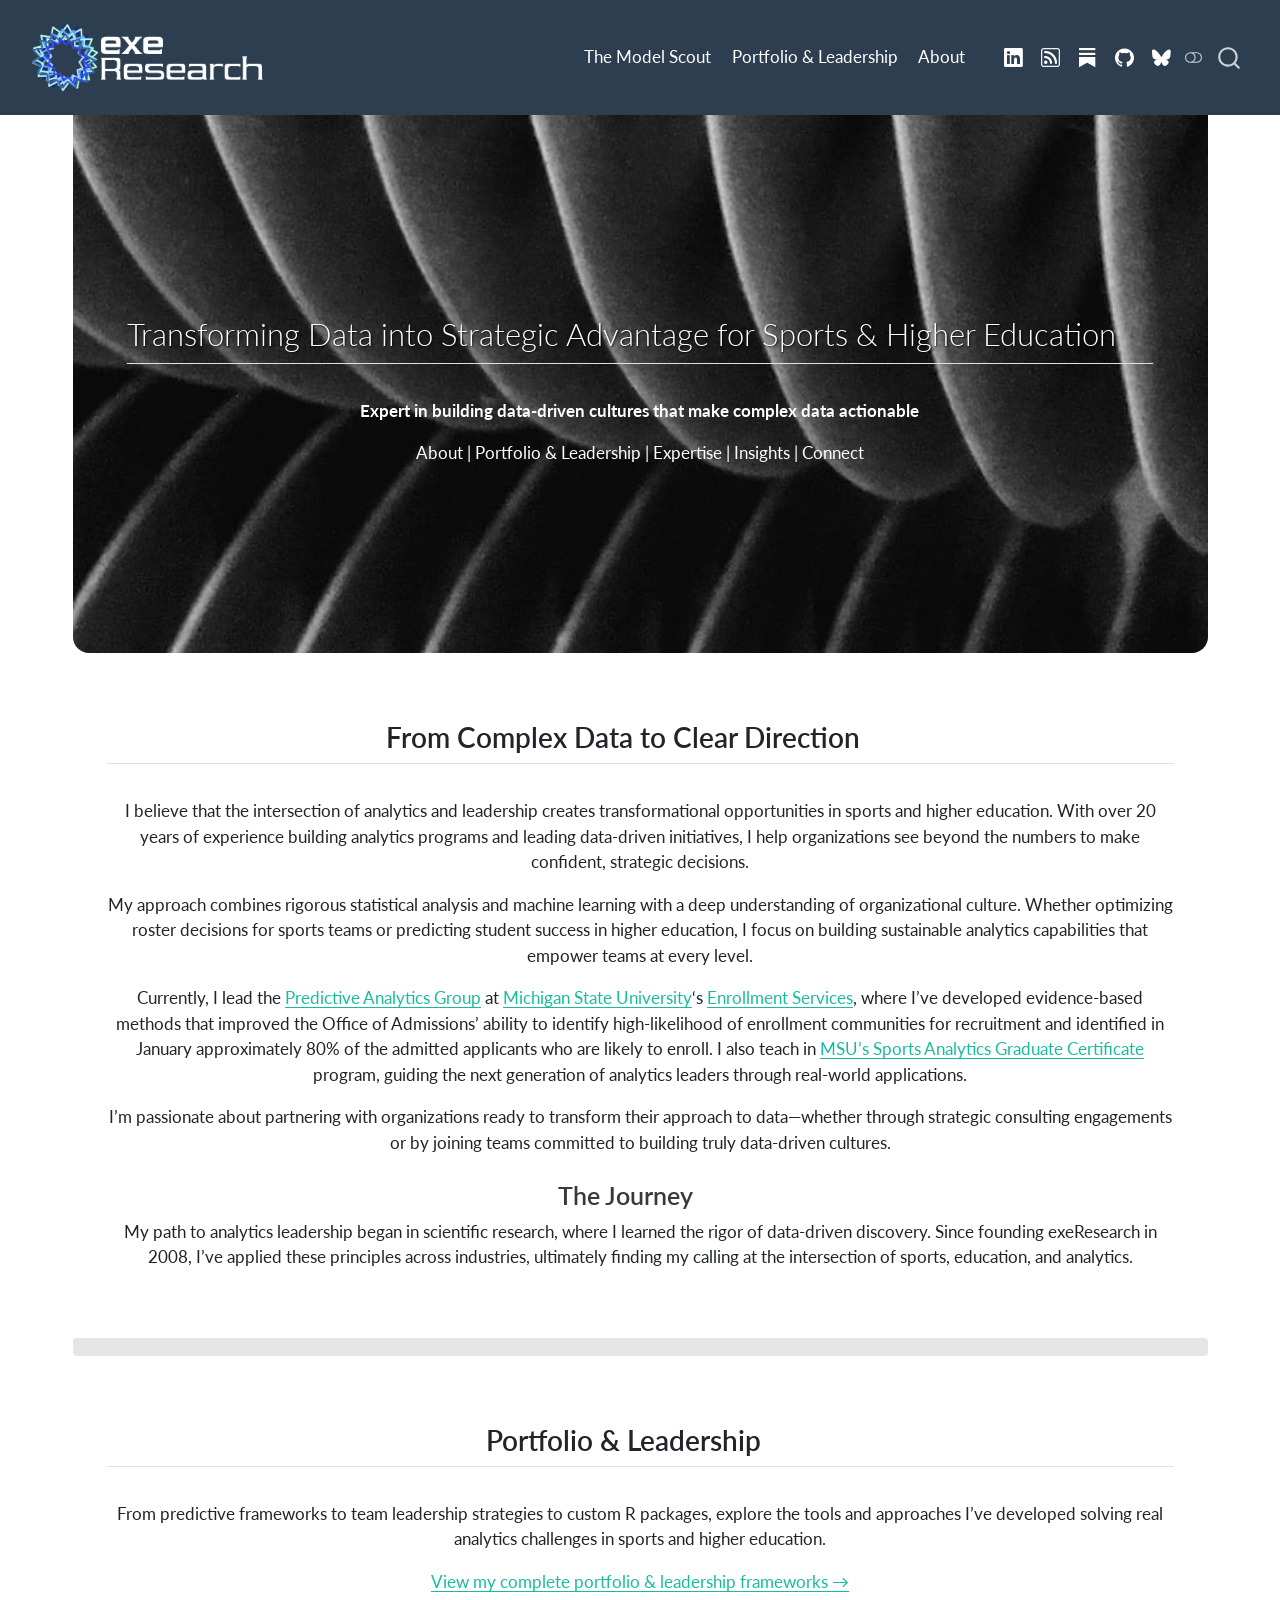
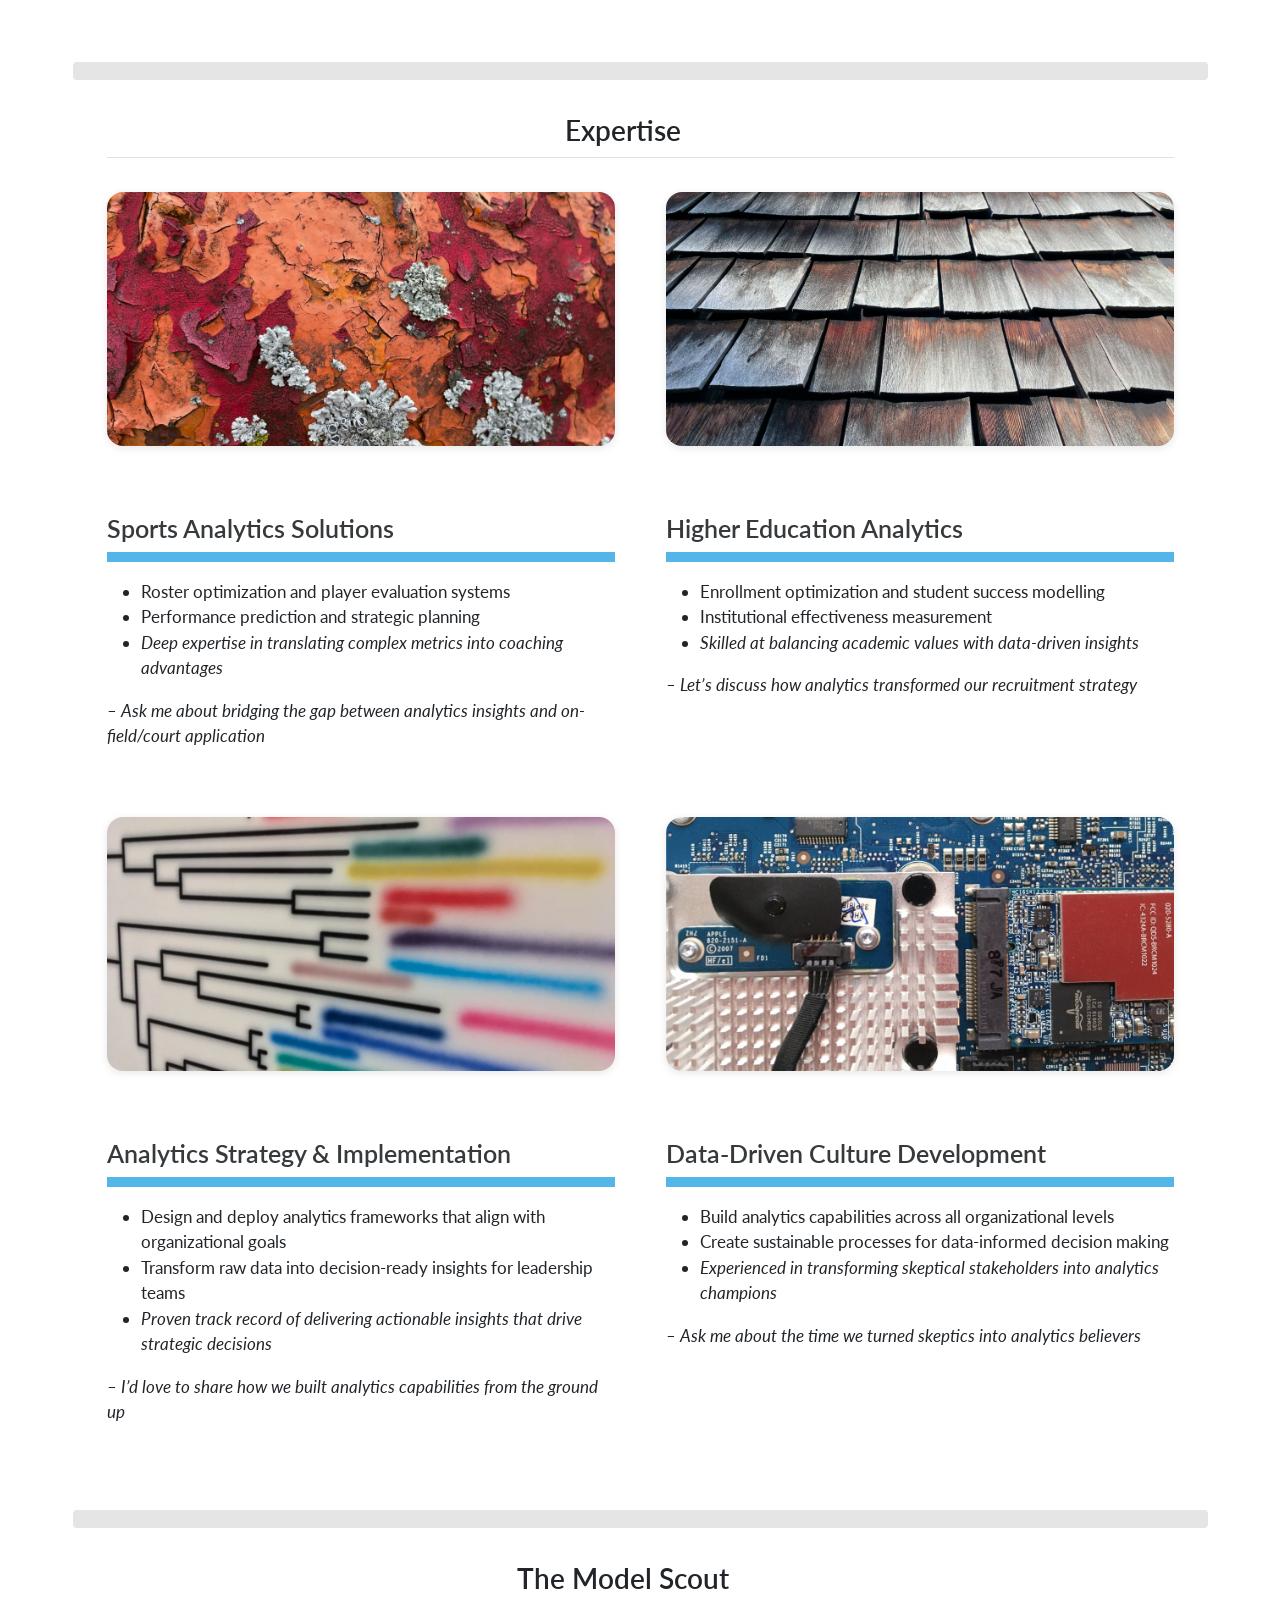
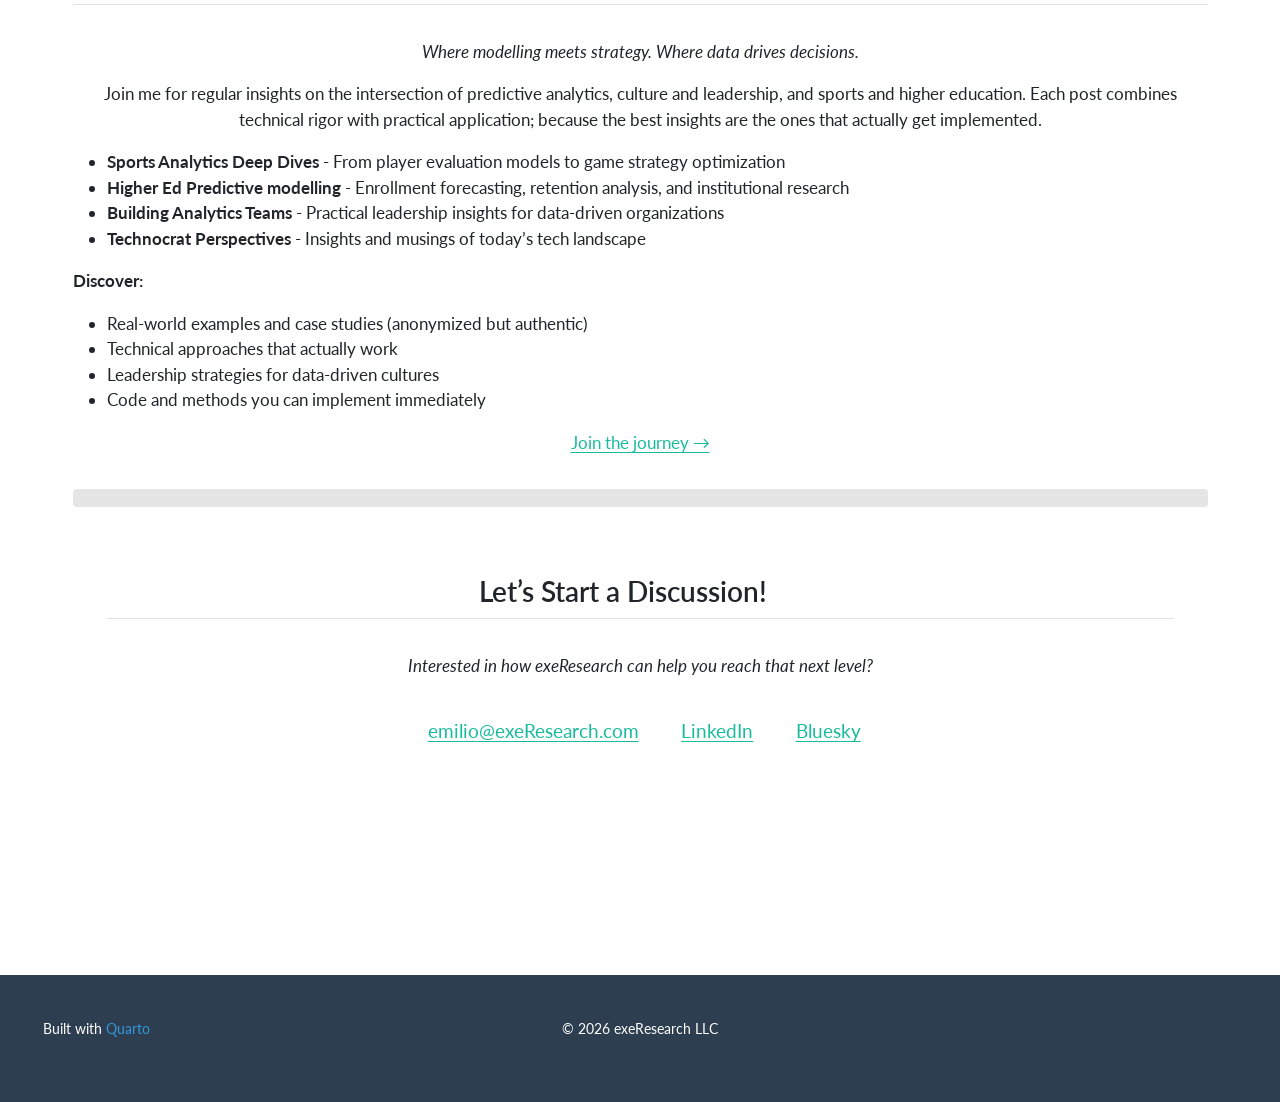
<file: index.html>
<!DOCTYPE html>
<html xmlns="http://www.w3.org/1999/xhtml" lang="en" xml:lang="en"><head>

<meta charset="utf-8">
<meta name="generator" content="quarto-1.8.27">

<meta name="viewport" content="width=device-width, initial-scale=1.0, user-scalable=yes">


<title>exeResearch | Analytics for Sports - Higher Ed - Awesomeness</title>
<style>
code{white-space: pre-wrap;}
span.smallcaps{font-variant: small-caps;}
div.columns{display: flex; gap: min(4vw, 1.5em);}
div.column{flex: auto; overflow-x: auto;}
div.hanging-indent{margin-left: 1.5em; text-indent: -1.5em;}
ul.task-list{list-style: none;}
ul.task-list li input[type="checkbox"] {
  width: 0.8em;
  margin: 0 0.8em 0.2em -1em; /* quarto-specific, see https://github.com/quarto-dev/quarto-cli/issues/4556 */ 
  vertical-align: middle;
}
</style>


<script src="site_libs/quarto-nav/quarto-nav.js"></script>
<script src="site_libs/quarto-nav/headroom.min.js"></script>
<script src="site_libs/clipboard/clipboard.min.js"></script>
<script src="site_libs/quarto-search/autocomplete.umd.js"></script>
<script src="site_libs/quarto-search/fuse.min.js"></script>
<script src="site_libs/quarto-search/quarto-search.js"></script>
<meta name="quarto:offset" content="./">
<link href="./images/exeResearch_64x64pixels_favicon.png" rel="icon" type="image/png">
<script src="site_libs/quarto-html/quarto.js" type="module"></script>
<script src="site_libs/quarto-html/tabsets/tabsets.js" type="module"></script>
<script src="site_libs/quarto-html/axe/axe-check.js" type="module"></script>
<script src="site_libs/quarto-html/popper.min.js"></script>
<script src="site_libs/quarto-html/tippy.umd.min.js"></script>
<script src="site_libs/quarto-html/anchor.min.js"></script>
<link href="site_libs/quarto-html/tippy.css" rel="stylesheet">
<link href="site_libs/quarto-html/quarto-syntax-highlighting-ed96de9b727972fe78a7b5d16c58bf87.css" rel="stylesheet" class="quarto-color-scheme" id="quarto-text-highlighting-styles">
<link href="site_libs/quarto-html/quarto-syntax-highlighting-dark-4d9afe2b8d18ee9fa5d0d57b5ed4214d.css" rel="stylesheet" class="quarto-color-scheme quarto-color-alternate" id="quarto-text-highlighting-styles">
<link href="site_libs/quarto-html/quarto-syntax-highlighting-ed96de9b727972fe78a7b5d16c58bf87.css" rel="stylesheet" class="quarto-color-scheme-extra" id="quarto-text-highlighting-styles">
<script src="site_libs/bootstrap/bootstrap.min.js"></script>
<link href="site_libs/bootstrap/bootstrap-icons.css" rel="stylesheet">
<link href="site_libs/bootstrap/bootstrap-f93c2b1f3f0577f377aefa4848a86a36.min.css" rel="stylesheet" append-hash="true" class="quarto-color-scheme" id="quarto-bootstrap" data-mode="light">
<link href="site_libs/bootstrap/bootstrap-dark-0d4a9d19931feb4fee1ddab4b2489000.min.css" rel="stylesheet" append-hash="true" class="quarto-color-scheme quarto-color-alternate" id="quarto-bootstrap" data-mode="dark">
<link href="site_libs/bootstrap/bootstrap-f93c2b1f3f0577f377aefa4848a86a36.min.css" rel="stylesheet" append-hash="true" class="quarto-color-scheme-extra" id="quarto-bootstrap" data-mode="light">
<script src="site_libs/quarto-contrib/iconify-3.0.0/iconify-icon.min.js"></script>
<script id="quarto-search-options" type="application/json">{
  "location": "navbar",
  "copy-button": false,
  "collapse-after": 3,
  "panel-placement": "end",
  "type": "overlay",
  "limit": 50,
  "keyboard-shortcut": [
    "f",
    "/",
    "s"
  ],
  "show-item-context": false,
  "language": {
    "search-no-results-text": "No results",
    "search-matching-documents-text": "matching documents",
    "search-copy-link-title": "Copy link to search",
    "search-hide-matches-text": "Hide additional matches",
    "search-more-match-text": "more match in this document",
    "search-more-matches-text": "more matches in this document",
    "search-clear-button-title": "Clear",
    "search-text-placeholder": "",
    "search-detached-cancel-button-title": "Cancel",
    "search-submit-button-title": "Submit",
    "search-label": "Search"
  }
}</script>
<script async="" src="https://www.googletagmanager.com/gtag/js?id=G-L2BRBH4006"></script>

<script type="text/javascript">

window.dataLayer = window.dataLayer || [];
function gtag(){dataLayer.push(arguments);}
gtag('js', new Date());
gtag('config', 'G-L2BRBH4006', { 'anonymize_ip': true});
</script>


<link rel="stylesheet" href="styles.css">
<meta property="og:title" content="– exeResearch | Analytics for Sports - Higher Ed - Awesomeness">
<meta property="og:image" content="https://exeresearch.com/images/AreaImage_hydrant@1x.jpg">
<meta property="og:site_name" content="exeResearch | Analytics for Sports - Higher Ed - Awesomeness">
<meta name="twitter:title" content="– exeResearch | Analytics for Sports - Higher Ed - Awesomeness">
<meta name="twitter:image" content="https://exeresearch.com/images/AreaImage_hydrant@1x.jpg">
<meta name="twitter:card" content="summary_large_image">
</head>

<body class="nav-fixed quarto-light"><script id="quarto-html-before-body" type="application/javascript">
    const toggleBodyColorMode = (bsSheetEl) => {
      const mode = bsSheetEl.getAttribute("data-mode");
      const bodyEl = window.document.querySelector("body");
      if (mode === "dark") {
        bodyEl.classList.add("quarto-dark");
        bodyEl.classList.remove("quarto-light");
      } else {
        bodyEl.classList.add("quarto-light");
        bodyEl.classList.remove("quarto-dark");
      }
    }
    const toggleBodyColorPrimary = () => {
      const bsSheetEl = window.document.querySelector("link#quarto-bootstrap:not([rel=disabled-stylesheet])");
      if (bsSheetEl) {
        toggleBodyColorMode(bsSheetEl);
      }
    }
    const setColorSchemeToggle = (alternate) => {
      const toggles = window.document.querySelectorAll('.quarto-color-scheme-toggle');
      for (let i=0; i < toggles.length; i++) {
        const toggle = toggles[i];
        if (toggle) {
          if (alternate) {
            toggle.classList.add("alternate");
          } else {
            toggle.classList.remove("alternate");
          }
        }
      }
    };
    const toggleColorMode = (alternate) => {
      // Switch the stylesheets
      const primaryStylesheets = window.document.querySelectorAll('link.quarto-color-scheme:not(.quarto-color-alternate)');
      const alternateStylesheets = window.document.querySelectorAll('link.quarto-color-scheme.quarto-color-alternate');
      manageTransitions('#quarto-margin-sidebar .nav-link', false);
      if (alternate) {
        // note: dark is layered on light, we don't disable primary!
        enableStylesheet(alternateStylesheets);
        for (const sheetNode of alternateStylesheets) {
          if (sheetNode.id === "quarto-bootstrap") {
            toggleBodyColorMode(sheetNode);
          }
        }
      } else {
        disableStylesheet(alternateStylesheets);
        enableStylesheet(primaryStylesheets)
        toggleBodyColorPrimary();
      }
      manageTransitions('#quarto-margin-sidebar .nav-link', true);
      // Switch the toggles
      setColorSchemeToggle(alternate)
      // Hack to workaround the fact that safari doesn't
      // properly recolor the scrollbar when toggling (#1455)
      if (navigator.userAgent.indexOf('Safari') > 0 && navigator.userAgent.indexOf('Chrome') == -1) {
        manageTransitions("body", false);
        window.scrollTo(0, 1);
        setTimeout(() => {
          window.scrollTo(0, 0);
          manageTransitions("body", true);
        }, 40);
      }
    }
    const disableStylesheet = (stylesheets) => {
      for (let i=0; i < stylesheets.length; i++) {
        const stylesheet = stylesheets[i];
        stylesheet.rel = 'disabled-stylesheet';
      }
    }
    const enableStylesheet = (stylesheets) => {
      for (let i=0; i < stylesheets.length; i++) {
        const stylesheet = stylesheets[i];
        if(stylesheet.rel !== 'stylesheet') { // for Chrome, which will still FOUC without this check
          stylesheet.rel = 'stylesheet';
        }
      }
    }
    const manageTransitions = (selector, allowTransitions) => {
      const els = window.document.querySelectorAll(selector);
      for (let i=0; i < els.length; i++) {
        const el = els[i];
        if (allowTransitions) {
          el.classList.remove('notransition');
        } else {
          el.classList.add('notransition');
        }
      }
    }
    const isFileUrl = () => {
      return window.location.protocol === 'file:';
    }
    const hasAlternateSentinel = () => {
      let styleSentinel = getColorSchemeSentinel();
      if (styleSentinel !== null) {
        return styleSentinel === "alternate";
      } else {
        return false;
      }
    }
    const setStyleSentinel = (alternate) => {
      const value = alternate ? "alternate" : "default";
      if (!isFileUrl()) {
        window.localStorage.setItem("quarto-color-scheme", value);
      } else {
        localAlternateSentinel = value;
      }
    }
    const getColorSchemeSentinel = () => {
      if (!isFileUrl()) {
        const storageValue = window.localStorage.getItem("quarto-color-scheme");
        return storageValue != null ? storageValue : localAlternateSentinel;
      } else {
        return localAlternateSentinel;
      }
    }
    const toggleGiscusIfUsed = (isAlternate, darkModeDefault) => {
      const baseTheme = document.querySelector('#giscus-base-theme')?.value ?? 'light';
      const alternateTheme = document.querySelector('#giscus-alt-theme')?.value ?? 'dark';
      let newTheme = '';
      if(authorPrefersDark) {
        newTheme = isAlternate ? baseTheme : alternateTheme;
      } else {
        newTheme = isAlternate ? alternateTheme : baseTheme;
      }
      const changeGiscusTheme = () => {
        // From: https://github.com/giscus/giscus/issues/336
        const sendMessage = (message) => {
          const iframe = document.querySelector('iframe.giscus-frame');
          if (!iframe) return;
          iframe.contentWindow.postMessage({ giscus: message }, 'https://giscus.app');
        }
        sendMessage({
          setConfig: {
            theme: newTheme
          }
        });
      }
      const isGiscussLoaded = window.document.querySelector('iframe.giscus-frame') !== null;
      if (isGiscussLoaded) {
        changeGiscusTheme();
      }
    };
    const authorPrefersDark = false;
    const queryPrefersDark = window.matchMedia('(prefers-color-scheme: dark)');
    const darkModeDefault = queryPrefersDark.matches;
      document.querySelector('link#quarto-text-highlighting-styles.quarto-color-scheme-extra').rel = 'disabled-stylesheet';
      document.querySelector('link#quarto-bootstrap.quarto-color-scheme-extra').rel = 'disabled-stylesheet';
    let localAlternateSentinel = darkModeDefault ? 'alternate' : 'default';
    // Dark / light mode switch
    window.quartoToggleColorScheme = () => {
      // Read the current dark / light value
      let toAlternate = !hasAlternateSentinel();
      toggleColorMode(toAlternate);
      setStyleSentinel(toAlternate);
      toggleGiscusIfUsed(toAlternate, darkModeDefault);
      window.dispatchEvent(new Event('resize'));
    };
    queryPrefersDark.addEventListener("change", e => {
      if(window.localStorage.getItem("quarto-color-scheme") !== null)
        return;
      const alternate = e.matches
      toggleColorMode(alternate);
      localAlternateSentinel = e.matches ? 'alternate' : 'default'; // this is used alongside local storage!
      toggleGiscusIfUsed(alternate, darkModeDefault);
    });
    // Switch to dark mode if need be
    if (hasAlternateSentinel()) {
      toggleColorMode(true);
    } else {
      toggleColorMode(false);
    }
  </script>

<div id="quarto-search-results"></div>
  <header id="quarto-header" class="headroom fixed-top">
    <nav class="navbar navbar-expand-lg " data-bs-theme="dark">
      <div class="navbar-container container-fluid">
      <div class="navbar-brand-container mx-auto">
    <a href="./index.html" class="navbar-brand navbar-brand-logo">
    <img src="./images/exeResearch_logo_150dpi_transBG_whiteText.png" alt="exeResearch" class="navbar-logo light-content">
    <img src="./images/exeResearch_logo_150dpi_transBG_whiteText.png" alt="exeResearch" class="navbar-logo dark-content">
    </a>
  </div>
            <div id="quarto-search" class="" title="Search"></div>
          <button class="navbar-toggler" type="button" data-bs-toggle="collapse" data-bs-target="#navbarCollapse" aria-controls="navbarCollapse" role="menu" aria-expanded="false" aria-label="Toggle navigation" onclick="if (window.quartoToggleHeadroom) { window.quartoToggleHeadroom(); }">
  <span class="navbar-toggler-icon"></span>
</button>
          <div class="collapse navbar-collapse" id="navbarCollapse">
            <ul class="navbar-nav navbar-nav-scroll ms-auto">
  <li class="nav-item">
    <a class="nav-link" href="./blog.html"> 
<span class="menu-text">The Model Scout</span></a>
  </li>  
  <li class="nav-item">
    <a class="nav-link" href="./portfolio-leadership.html"> 
<span class="menu-text">Portfolio &amp; Leadership</span></a>
  </li>  
  <li class="nav-item">
    <a class="nav-link" href="./index.html#about"> 
<span class="menu-text">About</span></a>
  </li>  
  <li class="nav-item">
    <a class="nav-link" href="mailto:emilio@exeResearch.com"> 
<span class="menu-text"><iconify-icon role="img" inline="" icon="mdi:email" style="font-size: 1.5em;" aria-label="Icon email from mdi Iconify.design set." title="Icon email from mdi Iconify.design set."></iconify-icon></span></a>
  </li>  
  <li class="nav-item compact">
    <a class="nav-link" href="https://www.linkedin.com/in/emilioxavieresposito/"> <i class="bi bi-linkedin" role="img">
</i> 
<span class="menu-text"></span></a>
  </li>  
  <li class="nav-item compact">
    <a class="nav-link" href="./blog.xml"> <i class="bi bi-rss" role="img" aria-label="RSS Feed">
</i> 
<span class="menu-text"></span></a>
  </li>  
  <li class="nav-item compact">
    <a class="nav-link" href="https://substack.exeresearch.com"> <i class="bi bi-substack" role="img" aria-label="Substack">
</i> 
<span class="menu-text"></span></a>
  </li>  
  <li class="nav-item compact">
    <a class="nav-link" href="https://github.com/emilioxavier"> <i class="bi bi-github" role="img">
</i> 
<span class="menu-text"></span></a>
  </li>  
  <li class="nav-item compact">
    <a class="nav-link" href="https://bsky.app/profile/exesposito.bsky.social"> <i class="bi bi-bluesky" role="img">
</i> 
<span class="menu-text"></span></a>
  </li>  
</ul>
          </div> <!-- /navcollapse -->
            <div class="quarto-navbar-tools">
  <a href="" class="quarto-color-scheme-toggle quarto-navigation-tool  px-1" onclick="window.quartoToggleColorScheme(); return false;" title="Toggle dark mode"><i class="bi"></i></a>
</div>
      </div> <!-- /container-fluid -->
    </nav>
</header>
<!-- content -->
<div id="quarto-content" class="quarto-container page-columns page-rows-contents page-layout-full page-navbar">
<!-- sidebar -->
<!-- margin-sidebar -->
    
<!-- main -->
<main class="content column-page" id="quarto-document-content"><header id="title-block-header" class="quarto-title-block"></header>





<div id="hero" class="hero-section">
<div class="hero-content">
<!-- ::: {.hero-image } -->
<section id="transforming-data-into-strategic-advantage-for-sports-higher-education" class="level2">
<h2 class="anchored" data-anchor-id="transforming-data-into-strategic-advantage-for-sports-higher-education">Transforming Data into Strategic Advantage for Sports &amp; Higher Education</h2>
<p><strong>Expert in building data-driven cultures that make complex data actionable</strong></p>
<p><a href="#about" class="nav-link">About</a> | <a href="#portfolio" class="nav-link">Portfolio &amp; Leadership</a> | <a href="#expertise" class="nav-link">Expertise</a> | <a href="#insights" class="nav-link">Insights</a> | <a href="#connect" class="nav-link">Connect</a></p>
</section>
</div>
</div>
<!-- ::: -->
<!-- --- -->
<div id="about" class="content-section">
<section id="from-complex-data-to-clear-direction" class="level2 section-title">
<h2 class="section-title anchored" data-anchor-id="from-complex-data-to-clear-direction">From Complex Data to Clear Direction</h2>
<p>I believe that the intersection of analytics and leadership creates transformational opportunities in sports and higher education. With over 20 years of experience building analytics programs and leading data-driven initiatives, I help organizations see beyond the numbers to make confident, strategic decisions.</p>
<p>My approach combines rigorous statistical analysis and machine learning with a deep understanding of organizational culture. Whether optimizing roster decisions for sports teams or predicting student success in higher education, I focus on building sustainable analytics capabilities that empower teams at every level.</p>
<p>Currently, I lead the <a href="https://thehopefulbox.com/articles/web_only/PAG_About.html">Predictive Analytics Group</a> at <a href="https://www.msu.edu/">Michigan State University</a>‘s <a href="https://provost.msu.edu/about-the-office/academic-and-administrative-units/academic-services-and-enrollment">Enrollment Services</a>, where I’ve developed evidence-based methods that improved the Office of Admissions’ ability to identify high-likelihood of enrollment communities for recruitment and identified in January approximately 80% of the admitted applicants who are likely to enroll. I also teach in <a href="https://online.msu.edu/programs/sports-analytics-cert">MSU’s Sports Analytics Graduate Certificate</a> program, guiding the next generation of analytics leaders through real-world applications.</p>
<p>I’m passionate about partnering with organizations ready to transform their approach to data—whether through strategic consulting engagements or by joining teams committed to building truly data-driven cultures.</p>
<section id="the-journey" class="level3">
<h3 class="anchored" data-anchor-id="the-journey">The Journey</h3>
<p>My path to analytics leadership began in scientific research, where I learned the rigor of data-driven discovery. Since founding exeResearch in 2008, I’ve applied these principles across industries, ultimately finding my calling at the intersection of sports, education, and analytics.</p>
</section>
</section>
</div>
<!-- --- -->
<div class="section-divider" style="background-image: url('images/SectionBreak_leaves.jpg'); min-height: 2vh;">
<div class="section-divider-content">
<!-- Optional: Add text overlay if you want -->
</div>
</div>
<div id="portfolio" class="content-section">
<section id="portfolio-leadership" class="level2 section-title">
<h2 class="section-title anchored" data-anchor-id="portfolio-leadership">Portfolio &amp; Leadership</h2>
<p>From predictive frameworks to team leadership strategies to custom R packages, explore the tools and approaches I’ve developed solving real analytics challenges in sports and higher education.</p>
<p><a href="./portfolio-leadership.html">View my complete portfolio &amp; leadership frameworks →</a></p>
</section>
</div>
<!-- --- -->
<div class="section-divider" style="background-image: url('images/SectionBreak_leaves.jpg'); min-height: 2vh;">
<div class="section-divider-content">
<!-- Optional: Add text overlay if you want -->
</div>
</div>
<section id="expertise" class="level2 section-title content-section">
<h2 class="section-title anchored" data-anchor-id="expertise">Expertise</h2>
<!-- ::: {.expertise-areas} -->
<!-- ### Sports Decision Analytics
We offer specialized analytics services focused on sports decision-making, helping teams and organizations analyze performance metrics effectively. Our insights guide strategic decisions for better outcomes in sports management. _Developing advanced statistical models for performance prediction, player evaluation, and strategic decision-making._

### Leadership & Management
_Exploring effective leadership practices in sports organizations and technology teams._

### Data-Driven Enrollment Strategies
Our team develops evidence-based enrollment strategies to optimize recruitment efforts and improve student engagement. We utilize advanced data analysis to forecast trends and increase enrollment success rates.

### Applied Data Science
_Building practical tools and frameworks for data analysis and visualization in sports contexts._

### Independent Insights
Sometimes, you need an outside perspective. We offer independent analyses of your data to help you answer your questions. -->
<div class="project-grid">
<div class="project-item">
<p><img src="images/AreaImage_hydrant@1x.jpg" title="image of flaked red and orange paint and lichen on a fire hydrant" class="rounded-project shadowed img-fluid"></p>
<section id="sports-analytics-solutions" class="level3">
<h3 class="anchored" data-anchor-id="sports-analytics-solutions">Sports Analytics Solutions</h3>
<ul>
<li>Roster optimization and player evaluation systems</li>
<li>Performance prediction and strategic planning</li>
<li><em>Deep expertise in translating complex metrics into coaching advantages</em></li>
</ul>
<div style="text-align: right; font-style: italic; margin-top: 0.5em;">
<p>– Ask me about bridging the gap between analytics insights and on-field/court application</p>
</div>
</section>
</div>
<div class="project-item">
<p><img src="images/AreaImage_wood-shingles@1x.jpg" title="image of cedar shingles" class="rounded-project shadowed img-fluid"></p>
<section id="higher-education-analytics" class="level3">
<h3 class="anchored" data-anchor-id="higher-education-analytics">Higher Education Analytics</h3>
<ul>
<li>Enrollment optimization and student success modelling</li>
<li>Institutional effectiveness measurement</li>
<li><em>Skilled at balancing academic values with data-driven insights</em></li>
</ul>
<div style="text-align: right; font-style: italic; margin-top: 0.5em;">
<p>– Let’s discuss how analytics transformed our recruitment strategy</p>
</div>
</section>
</div>
<div class="project-item">
<p><img src="images/AreaImage_dendrogram@1x.jpg" title="image of a dendrogram" class="rounded-project shadowed img-fluid"></p>
<section id="analytics-strategy-implementation" class="level3">
<h3 class="anchored" data-anchor-id="analytics-strategy-implementation">Analytics Strategy &amp; Implementation</h3>
<ul>
<li>Design and deploy analytics frameworks that align with organizational goals</li>
<li>Transform raw data into decision-ready insights for leadership teams</li>
<li><em>Proven track record of delivering actionable insights that drive strategic decisions</em></li>
</ul>
<div style="text-align: right; font-style: italic; margin-top: 0.5em;">
<p>– I’d love to share how we built analytics capabilities from the ground up</p>
</div>
</section>
</div>
<div class="project-item">
<p><img src="images/AreaImage_motherboard@1x.jpg" title="image of an SGI motherboard" class="rounded-project shadowed img-fluid"></p>
<section id="data-driven-culture-development" class="level3">
<h3 class="anchored" data-anchor-id="data-driven-culture-development">Data-Driven Culture Development</h3>
<ul>
<li>Build analytics capabilities across all organizational levels</li>
<li>Create sustainable processes for data-informed decision making</li>
<li><em>Experienced in transforming skeptical stakeholders into analytics champions</em></li>
</ul>
<div style="text-align: right; font-style: italic; margin-top: 0.5em;">
<p>– Ask me about the time we turned skeptics into analytics believers</p>
</div>
</section>
</div>
</div>
</section>
<!-- --- -->
<div class="section-divider" style="background-image: url('images/SectionBreak_leaves.jpg'); min-height: 2vh;">
<div class="section-divider-content">
<!-- Optional: Add text overlay if you want -->
</div>
</div>
<div id="insights" class="blog-section">
<section id="the-model-scout" class="level2 section-title">
<h2 class="section-title anchored" data-anchor-id="the-model-scout">The Model Scout</h2>
<p><em>Where modelling meets strategy. Where data drives decisions.</em></p>
<p>Join me for regular insights on the intersection of predictive analytics, culture and leadership, and sports and higher education. Each post combines technical rigor with practical application; because the best insights are the ones that actually get implemented.</p>
<div style="text-align: left; margin-top: 0.5em;">
<ul>
<li><strong>Sports Analytics Deep Dives</strong> - From player evaluation models to game strategy optimization</li>
<li><strong>Higher Ed Predictive modelling</strong> - Enrollment forecasting, retention analysis, and institutional research</li>
<li><strong>Building Analytics Teams</strong> - Practical leadership insights for data-driven organizations</li>
<li><strong>Technocrat Perspectives</strong> - Insights and musings of today’s tech landscape <!-- - **Technical Tutorials** - R packages, statistical methods, and visualization techniques --></li>
</ul>
<p><strong>Discover:</strong></p>
<ul>
<li>Real-world examples and case studies (anonymized but authentic)</li>
<li>Technical approaches that actually work</li>
<li>Leadership strategies for data-driven cultures</li>
<li>Code and methods you can implement immediately</li>
</ul>
</div>
<p><a href="./blog.html">Join the journey →</a></p>
</section>
</div>
<!-- --- -->
<div class="section-divider" style="background-image: url('images/SectionBreak_leaves.jpg'); min-height: 2vh;">
<div class="{.section-divider-content;}">
<!-- Optional: Add text overlay if you want -->
</div>
</div>
<div id="connect" class="content-section">
<section id="lets-start-a-discussion" class="level2 section-title">
<h2 class="section-title anchored" data-anchor-id="lets-start-a-discussion">Let’s Start a Discussion!</h2>
<p><em>Interested in how exeResearch can help you reach that next level?</em></p>
<div class="connect-links">
<p><a href="mailto:emilio@exeResearch.com"><iconify-icon role="img" inline="" icon="mdi:email" style="font-size: 2em;" aria-label="Icon email from mdi Iconify.design set." title="Icon email from mdi Iconify.design set."></iconify-icon> emilio@exeResearch.com</a></p>
<p><a href="https://www.linkedin.com/in/emilioxavieresposito/"><iconify-icon role="img" inline="" icon="mdi:linkedin" style="font-size: 2em;" aria-label="Icon linkedin from mdi Iconify.design set." title="Icon linkedin from mdi Iconify.design set."></iconify-icon> LinkedIn</a></p>
<p><a href="https://bsky.app/profile/exesposito.bsky.social"><iconify-icon role="img" inline="" icon="simple-icons:bluesky" style="font-size: 2em;" aria-label="Icon bluesky from simple-icons Iconify.design set." title="Icon bluesky from simple-icons Iconify.design set."></iconify-icon> Bluesky</a></p>
</div>
</section>
</div>



</main> <!-- /main -->
<script id="quarto-html-after-body" type="application/javascript">
  window.document.addEventListener("DOMContentLoaded", function (event) {
    // Ensure there is a toggle, if there isn't float one in the top right
    if (window.document.querySelector('.quarto-color-scheme-toggle') === null) {
      const a = window.document.createElement('a');
      a.classList.add('top-right');
      a.classList.add('quarto-color-scheme-toggle');
      a.href = "";
      a.onclick = function() { try { window.quartoToggleColorScheme(); } catch {} return false; };
      const i = window.document.createElement("i");
      i.classList.add('bi');
      a.appendChild(i);
      window.document.body.appendChild(a);
    }
    setColorSchemeToggle(hasAlternateSentinel())
    const icon = "";
    const anchorJS = new window.AnchorJS();
    anchorJS.options = {
      placement: 'right',
      icon: icon
    };
    anchorJS.add('.anchored');
    const isCodeAnnotation = (el) => {
      for (const clz of el.classList) {
        if (clz.startsWith('code-annotation-')) {                     
          return true;
        }
      }
      return false;
    }
    const onCopySuccess = function(e) {
      // button target
      const button = e.trigger;
      // don't keep focus
      button.blur();
      // flash "checked"
      button.classList.add('code-copy-button-checked');
      var currentTitle = button.getAttribute("title");
      button.setAttribute("title", "Copied!");
      let tooltip;
      if (window.bootstrap) {
        button.setAttribute("data-bs-toggle", "tooltip");
        button.setAttribute("data-bs-placement", "left");
        button.setAttribute("data-bs-title", "Copied!");
        tooltip = new bootstrap.Tooltip(button, 
          { trigger: "manual", 
            customClass: "code-copy-button-tooltip",
            offset: [0, -8]});
        tooltip.show();    
      }
      setTimeout(function() {
        if (tooltip) {
          tooltip.hide();
          button.removeAttribute("data-bs-title");
          button.removeAttribute("data-bs-toggle");
          button.removeAttribute("data-bs-placement");
        }
        button.setAttribute("title", currentTitle);
        button.classList.remove('code-copy-button-checked');
      }, 1000);
      // clear code selection
      e.clearSelection();
    }
    const getTextToCopy = function(trigger) {
      const outerScaffold = trigger.parentElement.cloneNode(true);
      const codeEl = outerScaffold.querySelector('code');
      for (const childEl of codeEl.children) {
        if (isCodeAnnotation(childEl)) {
          childEl.remove();
        }
      }
      return codeEl.innerText;
    }
    const clipboard = new window.ClipboardJS('.code-copy-button:not([data-in-quarto-modal])', {
      text: getTextToCopy
    });
    clipboard.on('success', onCopySuccess);
    if (window.document.getElementById('quarto-embedded-source-code-modal')) {
      const clipboardModal = new window.ClipboardJS('.code-copy-button[data-in-quarto-modal]', {
        text: getTextToCopy,
        container: window.document.getElementById('quarto-embedded-source-code-modal')
      });
      clipboardModal.on('success', onCopySuccess);
    }
      var localhostRegex = new RegExp(/^(?:http|https):\/\/localhost\:?[0-9]*\//);
      var mailtoRegex = new RegExp(/^mailto:/);
        var filterRegex = new RegExp("https:\/\/exeresearch\.com");
      var isInternal = (href) => {
          return filterRegex.test(href) || localhostRegex.test(href) || mailtoRegex.test(href);
      }
      // Inspect non-navigation links and adorn them if external
     var links = window.document.querySelectorAll('a[href]:not(.nav-link):not(.navbar-brand):not(.toc-action):not(.sidebar-link):not(.sidebar-item-toggle):not(.pagination-link):not(.no-external):not([aria-hidden]):not(.dropdown-item):not(.quarto-navigation-tool):not(.about-link)');
      for (var i=0; i<links.length; i++) {
        const link = links[i];
        if (!isInternal(link.href)) {
          // undo the damage that might have been done by quarto-nav.js in the case of
          // links that we want to consider external
          if (link.dataset.originalHref !== undefined) {
            link.href = link.dataset.originalHref;
          }
            // target, if specified
            link.setAttribute("target", "_blank");
            if (link.getAttribute("rel") === null) {
              link.setAttribute("rel", "noopener");
            }
        }
      }
    function tippyHover(el, contentFn, onTriggerFn, onUntriggerFn) {
      const config = {
        allowHTML: true,
        maxWidth: 500,
        delay: 100,
        arrow: false,
        appendTo: function(el) {
            return el.parentElement;
        },
        interactive: true,
        interactiveBorder: 10,
        theme: 'quarto',
        placement: 'bottom-start',
      };
      if (contentFn) {
        config.content = contentFn;
      }
      if (onTriggerFn) {
        config.onTrigger = onTriggerFn;
      }
      if (onUntriggerFn) {
        config.onUntrigger = onUntriggerFn;
      }
      window.tippy(el, config); 
    }
    const noterefs = window.document.querySelectorAll('a[role="doc-noteref"]');
    for (var i=0; i<noterefs.length; i++) {
      const ref = noterefs[i];
      tippyHover(ref, function() {
        // use id or data attribute instead here
        let href = ref.getAttribute('data-footnote-href') || ref.getAttribute('href');
        try { href = new URL(href).hash; } catch {}
        const id = href.replace(/^#\/?/, "");
        const note = window.document.getElementById(id);
        if (note) {
          return note.innerHTML;
        } else {
          return "";
        }
      });
    }
    const xrefs = window.document.querySelectorAll('a.quarto-xref');
    const processXRef = (id, note) => {
      // Strip column container classes
      const stripColumnClz = (el) => {
        el.classList.remove("page-full", "page-columns");
        if (el.children) {
          for (const child of el.children) {
            stripColumnClz(child);
          }
        }
      }
      stripColumnClz(note)
      if (id === null || id.startsWith('sec-')) {
        // Special case sections, only their first couple elements
        const container = document.createElement("div");
        if (note.children && note.children.length > 2) {
          container.appendChild(note.children[0].cloneNode(true));
          for (let i = 1; i < note.children.length; i++) {
            const child = note.children[i];
            if (child.tagName === "P" && child.innerText === "") {
              continue;
            } else {
              container.appendChild(child.cloneNode(true));
              break;
            }
          }
          if (window.Quarto?.typesetMath) {
            window.Quarto.typesetMath(container);
          }
          return container.innerHTML
        } else {
          if (window.Quarto?.typesetMath) {
            window.Quarto.typesetMath(note);
          }
          return note.innerHTML;
        }
      } else {
        // Remove any anchor links if they are present
        const anchorLink = note.querySelector('a.anchorjs-link');
        if (anchorLink) {
          anchorLink.remove();
        }
        if (window.Quarto?.typesetMath) {
          window.Quarto.typesetMath(note);
        }
        if (note.classList.contains("callout")) {
          return note.outerHTML;
        } else {
          return note.innerHTML;
        }
      }
    }
    for (var i=0; i<xrefs.length; i++) {
      const xref = xrefs[i];
      tippyHover(xref, undefined, function(instance) {
        instance.disable();
        let url = xref.getAttribute('href');
        let hash = undefined; 
        if (url.startsWith('#')) {
          hash = url;
        } else {
          try { hash = new URL(url).hash; } catch {}
        }
        if (hash) {
          const id = hash.replace(/^#\/?/, "");
          const note = window.document.getElementById(id);
          if (note !== null) {
            try {
              const html = processXRef(id, note.cloneNode(true));
              instance.setContent(html);
            } finally {
              instance.enable();
              instance.show();
            }
          } else {
            // See if we can fetch this
            fetch(url.split('#')[0])
            .then(res => res.text())
            .then(html => {
              const parser = new DOMParser();
              const htmlDoc = parser.parseFromString(html, "text/html");
              const note = htmlDoc.getElementById(id);
              if (note !== null) {
                const html = processXRef(id, note);
                instance.setContent(html);
              } 
            }).finally(() => {
              instance.enable();
              instance.show();
            });
          }
        } else {
          // See if we can fetch a full url (with no hash to target)
          // This is a special case and we should probably do some content thinning / targeting
          fetch(url)
          .then(res => res.text())
          .then(html => {
            const parser = new DOMParser();
            const htmlDoc = parser.parseFromString(html, "text/html");
            const note = htmlDoc.querySelector('main.content');
            if (note !== null) {
              // This should only happen for chapter cross references
              // (since there is no id in the URL)
              // remove the first header
              if (note.children.length > 0 && note.children[0].tagName === "HEADER") {
                note.children[0].remove();
              }
              const html = processXRef(null, note);
              instance.setContent(html);
            } 
          }).finally(() => {
            instance.enable();
            instance.show();
          });
        }
      }, function(instance) {
      });
    }
        let selectedAnnoteEl;
        const selectorForAnnotation = ( cell, annotation) => {
          let cellAttr = 'data-code-cell="' + cell + '"';
          let lineAttr = 'data-code-annotation="' +  annotation + '"';
          const selector = 'span[' + cellAttr + '][' + lineAttr + ']';
          return selector;
        }
        const selectCodeLines = (annoteEl) => {
          const doc = window.document;
          const targetCell = annoteEl.getAttribute("data-target-cell");
          const targetAnnotation = annoteEl.getAttribute("data-target-annotation");
          const annoteSpan = window.document.querySelector(selectorForAnnotation(targetCell, targetAnnotation));
          const lines = annoteSpan.getAttribute("data-code-lines").split(",");
          const lineIds = lines.map((line) => {
            return targetCell + "-" + line;
          })
          let top = null;
          let height = null;
          let parent = null;
          if (lineIds.length > 0) {
              //compute the position of the single el (top and bottom and make a div)
              const el = window.document.getElementById(lineIds[0]);
              top = el.offsetTop;
              height = el.offsetHeight;
              parent = el.parentElement.parentElement;
            if (lineIds.length > 1) {
              const lastEl = window.document.getElementById(lineIds[lineIds.length - 1]);
              const bottom = lastEl.offsetTop + lastEl.offsetHeight;
              height = bottom - top;
            }
            if (top !== null && height !== null && parent !== null) {
              // cook up a div (if necessary) and position it 
              let div = window.document.getElementById("code-annotation-line-highlight");
              if (div === null) {
                div = window.document.createElement("div");
                div.setAttribute("id", "code-annotation-line-highlight");
                div.style.position = 'absolute';
                parent.appendChild(div);
              }
              div.style.top = top - 2 + "px";
              div.style.height = height + 4 + "px";
              div.style.left = 0;
              let gutterDiv = window.document.getElementById("code-annotation-line-highlight-gutter");
              if (gutterDiv === null) {
                gutterDiv = window.document.createElement("div");
                gutterDiv.setAttribute("id", "code-annotation-line-highlight-gutter");
                gutterDiv.style.position = 'absolute';
                const codeCell = window.document.getElementById(targetCell);
                const gutter = codeCell.querySelector('.code-annotation-gutter');
                gutter.appendChild(gutterDiv);
              }
              gutterDiv.style.top = top - 2 + "px";
              gutterDiv.style.height = height + 4 + "px";
            }
            selectedAnnoteEl = annoteEl;
          }
        };
        const unselectCodeLines = () => {
          const elementsIds = ["code-annotation-line-highlight", "code-annotation-line-highlight-gutter"];
          elementsIds.forEach((elId) => {
            const div = window.document.getElementById(elId);
            if (div) {
              div.remove();
            }
          });
          selectedAnnoteEl = undefined;
        };
          // Handle positioning of the toggle
      window.addEventListener(
        "resize",
        throttle(() => {
          elRect = undefined;
          if (selectedAnnoteEl) {
            selectCodeLines(selectedAnnoteEl);
          }
        }, 10)
      );
      function throttle(fn, ms) {
      let throttle = false;
      let timer;
        return (...args) => {
          if(!throttle) { // first call gets through
              fn.apply(this, args);
              throttle = true;
          } else { // all the others get throttled
              if(timer) clearTimeout(timer); // cancel #2
              timer = setTimeout(() => {
                fn.apply(this, args);
                timer = throttle = false;
              }, ms);
          }
        };
      }
        // Attach click handler to the DT
        const annoteDls = window.document.querySelectorAll('dt[data-target-cell]');
        for (const annoteDlNode of annoteDls) {
          annoteDlNode.addEventListener('click', (event) => {
            const clickedEl = event.target;
            if (clickedEl !== selectedAnnoteEl) {
              unselectCodeLines();
              const activeEl = window.document.querySelector('dt[data-target-cell].code-annotation-active');
              if (activeEl) {
                activeEl.classList.remove('code-annotation-active');
              }
              selectCodeLines(clickedEl);
              clickedEl.classList.add('code-annotation-active');
            } else {
              // Unselect the line
              unselectCodeLines();
              clickedEl.classList.remove('code-annotation-active');
            }
          });
        }
    const findCites = (el) => {
      const parentEl = el.parentElement;
      if (parentEl) {
        const cites = parentEl.dataset.cites;
        if (cites) {
          return {
            el,
            cites: cites.split(' ')
          };
        } else {
          return findCites(el.parentElement)
        }
      } else {
        return undefined;
      }
    };
    var bibliorefs = window.document.querySelectorAll('a[role="doc-biblioref"]');
    for (var i=0; i<bibliorefs.length; i++) {
      const ref = bibliorefs[i];
      const citeInfo = findCites(ref);
      if (citeInfo) {
        tippyHover(citeInfo.el, function() {
          var popup = window.document.createElement('div');
          citeInfo.cites.forEach(function(cite) {
            var citeDiv = window.document.createElement('div');
            citeDiv.classList.add('hanging-indent');
            citeDiv.classList.add('csl-entry');
            var biblioDiv = window.document.getElementById('ref-' + cite);
            if (biblioDiv) {
              citeDiv.innerHTML = biblioDiv.innerHTML;
            }
            popup.appendChild(citeDiv);
          });
          return popup.innerHTML;
        });
      }
    }
  });
  </script>
</div> <!-- /content -->
<footer class="footer">
  <div class="nav-footer">
    <div class="nav-footer-left">
<p>Built with <a href="https://quarto.org">Quarto</a></p>
</div>   
    <div class="nav-footer-center">
<p>© 2026 exeResearch LLC</p>
</div>
    <div class="nav-footer-right">
<p><a href="mailto:emilio@exeResearch.com"><iconify-icon role="img" inline="" icon="mdi:email" style="font-size: 1.5em;" aria-label="Icon email from mdi Iconify.design set." title="Icon email from mdi Iconify.design set."></iconify-icon></a> <a href="https://linkedin.com/in/emilioxavieresposito" title="LinkedIn"><iconify-icon role="img" inline="" icon="mdi:linkedin" style="font-size: 1.5em;" aria-label="Icon linkedin from mdi Iconify.design set." title="Icon linkedin from mdi Iconify.design set."></iconify-icon></a> <a href="blog.xml" title="RSS Feed"><iconify-icon role="img" inline="" icon="mdi:rss" style="font-size: 1.5em;" aria-label="Icon rss from mdi Iconify.design set." title="Icon rss from mdi Iconify.design set."></iconify-icon></a> <a href="https://substack.exeresearch.com" title="Substack"><iconify-icon role="img" inline="" icon="simple-icons:substack" style="font-size: 1.2em;" aria-label="Icon substack from simple-icons Iconify.design set." title="Icon substack from simple-icons Iconify.design set."></iconify-icon></a> <a href="https://github.com/emilioxavier" title="GitHub"><iconify-icon role="img" inline="" icon="mdi:github" style="font-size: 1.5em;" aria-label="Icon github from mdi Iconify.design set." title="Icon github from mdi Iconify.design set."></iconify-icon></a> <a href="https://bsky.app/profile/exesposito.bsky.social" title="Bluesky"><iconify-icon role="img" inline="" icon="simple-icons:bluesky" style="font-size: 1.5em;" aria-label="Icon bluesky from simple-icons Iconify.design set." title="Icon bluesky from simple-icons Iconify.design set."></iconify-icon></a></p>
</div>
  </div>
</footer>




</body></html>
</file>
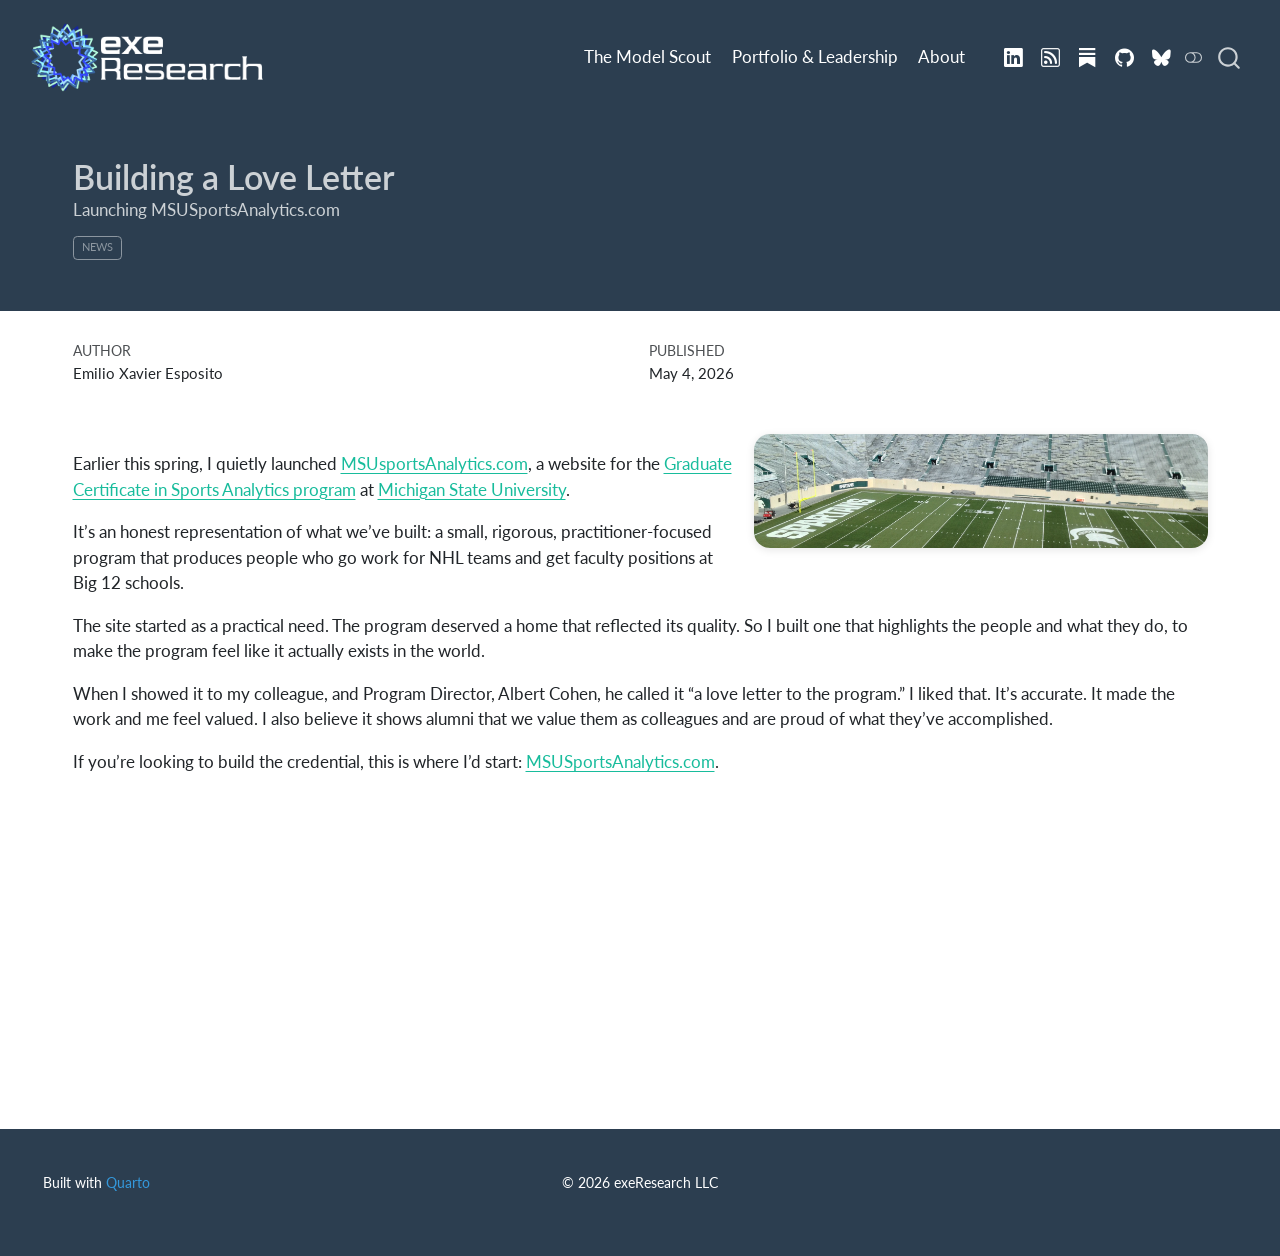
<file: posts/MSUsportsAnalyticsWebsite/index.html>
<!DOCTYPE html>
<html xmlns="http://www.w3.org/1999/xhtml" lang="en" xml:lang="en"><head>

<meta charset="utf-8">
<meta name="generator" content="quarto-1.8.27">

<meta name="viewport" content="width=device-width, initial-scale=1.0, user-scalable=yes">

<meta name="author" content="Emilio Xavier Esposito">
<meta name="dcterms.date" content="2026-05-04">
<meta name="description" content="Launching MSUSportsAnalytics.com">

<title>Building a Love Letter – exeResearch | Analytics for Sports - Higher Ed - Awesomeness</title>
<style>
code{white-space: pre-wrap;}
span.smallcaps{font-variant: small-caps;}
div.columns{display: flex; gap: min(4vw, 1.5em);}
div.column{flex: auto; overflow-x: auto;}
div.hanging-indent{margin-left: 1.5em; text-indent: -1.5em;}
ul.task-list{list-style: none;}
ul.task-list li input[type="checkbox"] {
  width: 0.8em;
  margin: 0 0.8em 0.2em -1em; /* quarto-specific, see https://github.com/quarto-dev/quarto-cli/issues/4556 */ 
  vertical-align: middle;
}
</style>


<script src="../../site_libs/quarto-nav/quarto-nav.js"></script>
<script src="../../site_libs/quarto-nav/headroom.min.js"></script>
<script src="../../site_libs/clipboard/clipboard.min.js"></script>
<script src="../../site_libs/quarto-search/autocomplete.umd.js"></script>
<script src="../../site_libs/quarto-search/fuse.min.js"></script>
<script src="../../site_libs/quarto-search/quarto-search.js"></script>
<meta name="quarto:offset" content="../../">
<link href="../../images/exeResearch_64x64pixels_favicon.png" rel="icon" type="image/png">
<script src="../../site_libs/quarto-html/quarto.js" type="module"></script>
<script src="../../site_libs/quarto-html/tabsets/tabsets.js" type="module"></script>
<script src="../../site_libs/quarto-html/axe/axe-check.js" type="module"></script>
<script src="../../site_libs/quarto-html/popper.min.js"></script>
<script src="../../site_libs/quarto-html/tippy.umd.min.js"></script>
<script src="../../site_libs/quarto-html/anchor.min.js"></script>
<link href="../../site_libs/quarto-html/tippy.css" rel="stylesheet">
<link href="../../site_libs/quarto-html/quarto-syntax-highlighting-ed96de9b727972fe78a7b5d16c58bf87.css" rel="stylesheet" class="quarto-color-scheme" id="quarto-text-highlighting-styles">
<link href="../../site_libs/quarto-html/quarto-syntax-highlighting-dark-4d9afe2b8d18ee9fa5d0d57b5ed4214d.css" rel="stylesheet" class="quarto-color-scheme quarto-color-alternate" id="quarto-text-highlighting-styles">
<link href="../../site_libs/quarto-html/quarto-syntax-highlighting-ed96de9b727972fe78a7b5d16c58bf87.css" rel="stylesheet" class="quarto-color-scheme-extra" id="quarto-text-highlighting-styles">
<script src="../../site_libs/bootstrap/bootstrap.min.js"></script>
<link href="../../site_libs/bootstrap/bootstrap-icons.css" rel="stylesheet">
<link href="../../site_libs/bootstrap/bootstrap-f93c2b1f3f0577f377aefa4848a86a36.min.css" rel="stylesheet" append-hash="true" class="quarto-color-scheme" id="quarto-bootstrap" data-mode="light">
<link href="../../site_libs/bootstrap/bootstrap-dark-0d4a9d19931feb4fee1ddab4b2489000.min.css" rel="stylesheet" append-hash="true" class="quarto-color-scheme quarto-color-alternate" id="quarto-bootstrap" data-mode="dark">
<link href="../../site_libs/bootstrap/bootstrap-f93c2b1f3f0577f377aefa4848a86a36.min.css" rel="stylesheet" append-hash="true" class="quarto-color-scheme-extra" id="quarto-bootstrap" data-mode="light">
<script src="../../site_libs/quarto-contrib/iconify-3.0.0/iconify-icon.min.js"></script>
<script id="quarto-search-options" type="application/json">{
  "location": "navbar",
  "copy-button": false,
  "collapse-after": 3,
  "panel-placement": "end",
  "type": "overlay",
  "limit": 50,
  "keyboard-shortcut": [
    "f",
    "/",
    "s"
  ],
  "show-item-context": false,
  "language": {
    "search-no-results-text": "No results",
    "search-matching-documents-text": "matching documents",
    "search-copy-link-title": "Copy link to search",
    "search-hide-matches-text": "Hide additional matches",
    "search-more-match-text": "more match in this document",
    "search-more-matches-text": "more matches in this document",
    "search-clear-button-title": "Clear",
    "search-text-placeholder": "",
    "search-detached-cancel-button-title": "Cancel",
    "search-submit-button-title": "Submit",
    "search-label": "Search"
  }
}</script>
<script async="" src="https://www.googletagmanager.com/gtag/js?id=G-L2BRBH4006"></script>

<script type="text/javascript">

window.dataLayer = window.dataLayer || [];
function gtag(){dataLayer.push(arguments);}
gtag('js', new Date());
gtag('config', 'G-L2BRBH4006', { 'anonymize_ip': true});
</script>


<link rel="stylesheet" href="../../styles.css">
<meta property="og:title" content="Building a Love Letter – exeResearch | Analytics for Sports - Higher Ed - Awesomeness">
<meta property="og:description" content="Launching MSUSportsAnalytics.com">
<meta property="og:image" content="https://exeresearch.com/posts/MSUsportsAnalyticsWebsite/MSU_SpartanStadium_short.webp">
<meta property="og:site_name" content="exeResearch | Analytics for Sports - Higher Ed - Awesomeness">
<meta name="twitter:title" content="Building a Love Letter – exeResearch | Analytics for Sports - Higher Ed - Awesomeness">
<meta name="twitter:description" content="Launching MSUSportsAnalytics.com">
<meta name="twitter:image" content="https://exeresearch.com/posts/MSUsportsAnalyticsWebsite/MSU_SpartanStadium_short.webp">
<meta name="twitter:card" content="summary_large_image">
</head>

<body class="nav-fixed quarto-light"><script id="quarto-html-before-body" type="application/javascript">
    const toggleBodyColorMode = (bsSheetEl) => {
      const mode = bsSheetEl.getAttribute("data-mode");
      const bodyEl = window.document.querySelector("body");
      if (mode === "dark") {
        bodyEl.classList.add("quarto-dark");
        bodyEl.classList.remove("quarto-light");
      } else {
        bodyEl.classList.add("quarto-light");
        bodyEl.classList.remove("quarto-dark");
      }
    }
    const toggleBodyColorPrimary = () => {
      const bsSheetEl = window.document.querySelector("link#quarto-bootstrap:not([rel=disabled-stylesheet])");
      if (bsSheetEl) {
        toggleBodyColorMode(bsSheetEl);
      }
    }
    const setColorSchemeToggle = (alternate) => {
      const toggles = window.document.querySelectorAll('.quarto-color-scheme-toggle');
      for (let i=0; i < toggles.length; i++) {
        const toggle = toggles[i];
        if (toggle) {
          if (alternate) {
            toggle.classList.add("alternate");
          } else {
            toggle.classList.remove("alternate");
          }
        }
      }
    };
    const toggleColorMode = (alternate) => {
      // Switch the stylesheets
      const primaryStylesheets = window.document.querySelectorAll('link.quarto-color-scheme:not(.quarto-color-alternate)');
      const alternateStylesheets = window.document.querySelectorAll('link.quarto-color-scheme.quarto-color-alternate');
      manageTransitions('#quarto-margin-sidebar .nav-link', false);
      if (alternate) {
        // note: dark is layered on light, we don't disable primary!
        enableStylesheet(alternateStylesheets);
        for (const sheetNode of alternateStylesheets) {
          if (sheetNode.id === "quarto-bootstrap") {
            toggleBodyColorMode(sheetNode);
          }
        }
      } else {
        disableStylesheet(alternateStylesheets);
        enableStylesheet(primaryStylesheets)
        toggleBodyColorPrimary();
      }
      manageTransitions('#quarto-margin-sidebar .nav-link', true);
      // Switch the toggles
      setColorSchemeToggle(alternate)
      // Hack to workaround the fact that safari doesn't
      // properly recolor the scrollbar when toggling (#1455)
      if (navigator.userAgent.indexOf('Safari') > 0 && navigator.userAgent.indexOf('Chrome') == -1) {
        manageTransitions("body", false);
        window.scrollTo(0, 1);
        setTimeout(() => {
          window.scrollTo(0, 0);
          manageTransitions("body", true);
        }, 40);
      }
    }
    const disableStylesheet = (stylesheets) => {
      for (let i=0; i < stylesheets.length; i++) {
        const stylesheet = stylesheets[i];
        stylesheet.rel = 'disabled-stylesheet';
      }
    }
    const enableStylesheet = (stylesheets) => {
      for (let i=0; i < stylesheets.length; i++) {
        const stylesheet = stylesheets[i];
        if(stylesheet.rel !== 'stylesheet') { // for Chrome, which will still FOUC without this check
          stylesheet.rel = 'stylesheet';
        }
      }
    }
    const manageTransitions = (selector, allowTransitions) => {
      const els = window.document.querySelectorAll(selector);
      for (let i=0; i < els.length; i++) {
        const el = els[i];
        if (allowTransitions) {
          el.classList.remove('notransition');
        } else {
          el.classList.add('notransition');
        }
      }
    }
    const isFileUrl = () => {
      return window.location.protocol === 'file:';
    }
    const hasAlternateSentinel = () => {
      let styleSentinel = getColorSchemeSentinel();
      if (styleSentinel !== null) {
        return styleSentinel === "alternate";
      } else {
        return false;
      }
    }
    const setStyleSentinel = (alternate) => {
      const value = alternate ? "alternate" : "default";
      if (!isFileUrl()) {
        window.localStorage.setItem("quarto-color-scheme", value);
      } else {
        localAlternateSentinel = value;
      }
    }
    const getColorSchemeSentinel = () => {
      if (!isFileUrl()) {
        const storageValue = window.localStorage.getItem("quarto-color-scheme");
        return storageValue != null ? storageValue : localAlternateSentinel;
      } else {
        return localAlternateSentinel;
      }
    }
    const toggleGiscusIfUsed = (isAlternate, darkModeDefault) => {
      const baseTheme = document.querySelector('#giscus-base-theme')?.value ?? 'light';
      const alternateTheme = document.querySelector('#giscus-alt-theme')?.value ?? 'dark';
      let newTheme = '';
      if(authorPrefersDark) {
        newTheme = isAlternate ? baseTheme : alternateTheme;
      } else {
        newTheme = isAlternate ? alternateTheme : baseTheme;
      }
      const changeGiscusTheme = () => {
        // From: https://github.com/giscus/giscus/issues/336
        const sendMessage = (message) => {
          const iframe = document.querySelector('iframe.giscus-frame');
          if (!iframe) return;
          iframe.contentWindow.postMessage({ giscus: message }, 'https://giscus.app');
        }
        sendMessage({
          setConfig: {
            theme: newTheme
          }
        });
      }
      const isGiscussLoaded = window.document.querySelector('iframe.giscus-frame') !== null;
      if (isGiscussLoaded) {
        changeGiscusTheme();
      }
    };
    const authorPrefersDark = false;
    const queryPrefersDark = window.matchMedia('(prefers-color-scheme: dark)');
    const darkModeDefault = queryPrefersDark.matches;
      document.querySelector('link#quarto-text-highlighting-styles.quarto-color-scheme-extra').rel = 'disabled-stylesheet';
      document.querySelector('link#quarto-bootstrap.quarto-color-scheme-extra').rel = 'disabled-stylesheet';
    let localAlternateSentinel = darkModeDefault ? 'alternate' : 'default';
    // Dark / light mode switch
    window.quartoToggleColorScheme = () => {
      // Read the current dark / light value
      let toAlternate = !hasAlternateSentinel();
      toggleColorMode(toAlternate);
      setStyleSentinel(toAlternate);
      toggleGiscusIfUsed(toAlternate, darkModeDefault);
      window.dispatchEvent(new Event('resize'));
    };
    queryPrefersDark.addEventListener("change", e => {
      if(window.localStorage.getItem("quarto-color-scheme") !== null)
        return;
      const alternate = e.matches
      toggleColorMode(alternate);
      localAlternateSentinel = e.matches ? 'alternate' : 'default'; // this is used alongside local storage!
      toggleGiscusIfUsed(alternate, darkModeDefault);
    });
    // Switch to dark mode if need be
    if (hasAlternateSentinel()) {
      toggleColorMode(true);
    } else {
      toggleColorMode(false);
    }
  </script>

<div id="quarto-search-results"></div>
  <header id="quarto-header" class="headroom fixed-top quarto-banner">
    <nav class="navbar navbar-expand-lg " data-bs-theme="dark">
      <div class="navbar-container container-fluid">
      <div class="navbar-brand-container mx-auto">
    <a href="../../index.html" class="navbar-brand navbar-brand-logo">
    <img src="../../images/exeResearch_logo_150dpi_transBG_whiteText.png" alt="exeResearch" class="navbar-logo light-content">
    <img src="../../images/exeResearch_logo_150dpi_transBG_whiteText.png" alt="exeResearch" class="navbar-logo dark-content">
    </a>
  </div>
            <div id="quarto-search" class="" title="Search"></div>
          <button class="navbar-toggler" type="button" data-bs-toggle="collapse" data-bs-target="#navbarCollapse" aria-controls="navbarCollapse" role="menu" aria-expanded="false" aria-label="Toggle navigation" onclick="if (window.quartoToggleHeadroom) { window.quartoToggleHeadroom(); }">
  <span class="navbar-toggler-icon"></span>
</button>
          <div class="collapse navbar-collapse" id="navbarCollapse">
            <ul class="navbar-nav navbar-nav-scroll ms-auto">
  <li class="nav-item">
    <a class="nav-link" href="../../blog.html"> 
<span class="menu-text">The Model Scout</span></a>
  </li>  
  <li class="nav-item">
    <a class="nav-link" href="../../portfolio-leadership.html"> 
<span class="menu-text">Portfolio &amp; Leadership</span></a>
  </li>  
  <li class="nav-item">
    <a class="nav-link" href="../../index.html#about"> 
<span class="menu-text">About</span></a>
  </li>  
  <li class="nav-item">
    <a class="nav-link" href="mailto:emilio@exeResearch.com"> 
<span class="menu-text"><iconify-icon role="img" inline="" icon="mdi:email" style="font-size: 1.5em;" aria-label="Icon email from mdi Iconify.design set." title="Icon email from mdi Iconify.design set."></iconify-icon></span></a>
  </li>  
  <li class="nav-item compact">
    <a class="nav-link" href="https://www.linkedin.com/in/emilioxavieresposito/"> <i class="bi bi-linkedin" role="img">
</i> 
<span class="menu-text"></span></a>
  </li>  
  <li class="nav-item compact">
    <a class="nav-link" href="../../blog.xml"> <i class="bi bi-rss" role="img" aria-label="RSS Feed">
</i> 
<span class="menu-text"></span></a>
  </li>  
  <li class="nav-item compact">
    <a class="nav-link" href="https://substack.exeresearch.com"> <i class="bi bi-substack" role="img" aria-label="Substack">
</i> 
<span class="menu-text"></span></a>
  </li>  
  <li class="nav-item compact">
    <a class="nav-link" href="https://github.com/emilioxavier"> <i class="bi bi-github" role="img">
</i> 
<span class="menu-text"></span></a>
  </li>  
  <li class="nav-item compact">
    <a class="nav-link" href="https://bsky.app/profile/exesposito.bsky.social"> <i class="bi bi-bluesky" role="img">
</i> 
<span class="menu-text"></span></a>
  </li>  
</ul>
          </div> <!-- /navcollapse -->
            <div class="quarto-navbar-tools">
  <a href="" class="quarto-color-scheme-toggle quarto-navigation-tool  px-1" onclick="window.quartoToggleColorScheme(); return false;" title="Toggle dark mode"><i class="bi"></i></a>
</div>
      </div> <!-- /container-fluid -->
    </nav>
</header>
<!-- content -->
<header id="title-block-header" class="quarto-title-block default page-columns page-full">
  <div class="quarto-title-banner page-columns page-full">
    <div class="quarto-title column-page">
      <h1 class="title">Building a Love Letter</h1>
                  <div>
        <div class="description">
          Launching <a href="http://MSUSportsAnalytics.com">MSUSportsAnalytics.com</a>
        </div>
      </div>
                          <div class="quarto-categories">
                <div class="quarto-category">news</div>
              </div>
                  </div>
  </div>
    
  
  <div class="quarto-title-meta column-page">

      <div>
      <div class="quarto-title-meta-heading">Author</div>
      <div class="quarto-title-meta-contents">
               <p>Emilio Xavier Esposito </p>
            </div>
    </div>
      
      <div>
      <div class="quarto-title-meta-heading">Published</div>
      <div class="quarto-title-meta-contents">
        <p class="date">May 4, 2026</p>
      </div>
    </div>
    
      
    </div>
    
  
  </header><div id="quarto-content" class="quarto-container page-columns page-rows-contents page-layout-full page-navbar">
<!-- sidebar -->
<!-- margin-sidebar -->
    
<!-- main -->
<main class="content quarto-banner-title-block column-page" id="quarto-document-content">






<p><img src="MSU_SpartanStadium.webp" class="float-right rounded-project shadowed img-fluid"></p>
<p>Earlier this spring, I quietly launched <a href="http://msusportsanalytics.com">MSUsportsAnalytics.com</a>, a website for the <a href="https://online.msu.edu/programs/sports-analytics-cert">Graduate Certificate in Sports Analytics program</a> at <a href="https://msu.edu/">Michigan State University</a>.</p>
<p>It’s an honest representation of what we’ve built: a small, rigorous, practitioner-focused program that produces people who go work for NHL teams and get faculty positions at Big 12 schools.</p>
<p>The site started as a practical need. The program deserved a home that reflected its quality. So I built one that highlights the people and what they do, to make the program feel like it actually exists in the world.</p>
<p>When I showed it to my colleague, and Program Director, Albert Cohen, he called it “a love letter to the program.” I liked that. It’s accurate. It made the work and me feel valued. I also believe it shows alumni that we value them as colleagues and are proud of what they’ve accomplished.</p>
<p>If you’re looking to build the credential, this is where I’d start: <a href="http://MSUSportsAnalytics.com">MSUSportsAnalytics.com</a>.</p>



</main> <!-- /main -->
<script id="quarto-html-after-body" type="application/javascript">
  window.document.addEventListener("DOMContentLoaded", function (event) {
    // Ensure there is a toggle, if there isn't float one in the top right
    if (window.document.querySelector('.quarto-color-scheme-toggle') === null) {
      const a = window.document.createElement('a');
      a.classList.add('top-right');
      a.classList.add('quarto-color-scheme-toggle');
      a.href = "";
      a.onclick = function() { try { window.quartoToggleColorScheme(); } catch {} return false; };
      const i = window.document.createElement("i");
      i.classList.add('bi');
      a.appendChild(i);
      window.document.body.appendChild(a);
    }
    setColorSchemeToggle(hasAlternateSentinel())
    const icon = "";
    const anchorJS = new window.AnchorJS();
    anchorJS.options = {
      placement: 'right',
      icon: icon
    };
    anchorJS.add('.anchored');
    const isCodeAnnotation = (el) => {
      for (const clz of el.classList) {
        if (clz.startsWith('code-annotation-')) {                     
          return true;
        }
      }
      return false;
    }
    const onCopySuccess = function(e) {
      // button target
      const button = e.trigger;
      // don't keep focus
      button.blur();
      // flash "checked"
      button.classList.add('code-copy-button-checked');
      var currentTitle = button.getAttribute("title");
      button.setAttribute("title", "Copied!");
      let tooltip;
      if (window.bootstrap) {
        button.setAttribute("data-bs-toggle", "tooltip");
        button.setAttribute("data-bs-placement", "left");
        button.setAttribute("data-bs-title", "Copied!");
        tooltip = new bootstrap.Tooltip(button, 
          { trigger: "manual", 
            customClass: "code-copy-button-tooltip",
            offset: [0, -8]});
        tooltip.show();    
      }
      setTimeout(function() {
        if (tooltip) {
          tooltip.hide();
          button.removeAttribute("data-bs-title");
          button.removeAttribute("data-bs-toggle");
          button.removeAttribute("data-bs-placement");
        }
        button.setAttribute("title", currentTitle);
        button.classList.remove('code-copy-button-checked');
      }, 1000);
      // clear code selection
      e.clearSelection();
    }
    const getTextToCopy = function(trigger) {
      const outerScaffold = trigger.parentElement.cloneNode(true);
      const codeEl = outerScaffold.querySelector('code');
      for (const childEl of codeEl.children) {
        if (isCodeAnnotation(childEl)) {
          childEl.remove();
        }
      }
      return codeEl.innerText;
    }
    const clipboard = new window.ClipboardJS('.code-copy-button:not([data-in-quarto-modal])', {
      text: getTextToCopy
    });
    clipboard.on('success', onCopySuccess);
    if (window.document.getElementById('quarto-embedded-source-code-modal')) {
      const clipboardModal = new window.ClipboardJS('.code-copy-button[data-in-quarto-modal]', {
        text: getTextToCopy,
        container: window.document.getElementById('quarto-embedded-source-code-modal')
      });
      clipboardModal.on('success', onCopySuccess);
    }
      var localhostRegex = new RegExp(/^(?:http|https):\/\/localhost\:?[0-9]*\//);
      var mailtoRegex = new RegExp(/^mailto:/);
        var filterRegex = new RegExp("https:\/\/exeresearch\.com");
      var isInternal = (href) => {
          return filterRegex.test(href) || localhostRegex.test(href) || mailtoRegex.test(href);
      }
      // Inspect non-navigation links and adorn them if external
     var links = window.document.querySelectorAll('a[href]:not(.nav-link):not(.navbar-brand):not(.toc-action):not(.sidebar-link):not(.sidebar-item-toggle):not(.pagination-link):not(.no-external):not([aria-hidden]):not(.dropdown-item):not(.quarto-navigation-tool):not(.about-link)');
      for (var i=0; i<links.length; i++) {
        const link = links[i];
        if (!isInternal(link.href)) {
          // undo the damage that might have been done by quarto-nav.js in the case of
          // links that we want to consider external
          if (link.dataset.originalHref !== undefined) {
            link.href = link.dataset.originalHref;
          }
            // target, if specified
            link.setAttribute("target", "_blank");
            if (link.getAttribute("rel") === null) {
              link.setAttribute("rel", "noopener");
            }
        }
      }
    function tippyHover(el, contentFn, onTriggerFn, onUntriggerFn) {
      const config = {
        allowHTML: true,
        maxWidth: 500,
        delay: 100,
        arrow: false,
        appendTo: function(el) {
            return el.parentElement;
        },
        interactive: true,
        interactiveBorder: 10,
        theme: 'quarto',
        placement: 'bottom-start',
      };
      if (contentFn) {
        config.content = contentFn;
      }
      if (onTriggerFn) {
        config.onTrigger = onTriggerFn;
      }
      if (onUntriggerFn) {
        config.onUntrigger = onUntriggerFn;
      }
      window.tippy(el, config); 
    }
    const noterefs = window.document.querySelectorAll('a[role="doc-noteref"]');
    for (var i=0; i<noterefs.length; i++) {
      const ref = noterefs[i];
      tippyHover(ref, function() {
        // use id or data attribute instead here
        let href = ref.getAttribute('data-footnote-href') || ref.getAttribute('href');
        try { href = new URL(href).hash; } catch {}
        const id = href.replace(/^#\/?/, "");
        const note = window.document.getElementById(id);
        if (note) {
          return note.innerHTML;
        } else {
          return "";
        }
      });
    }
    const xrefs = window.document.querySelectorAll('a.quarto-xref');
    const processXRef = (id, note) => {
      // Strip column container classes
      const stripColumnClz = (el) => {
        el.classList.remove("page-full", "page-columns");
        if (el.children) {
          for (const child of el.children) {
            stripColumnClz(child);
          }
        }
      }
      stripColumnClz(note)
      if (id === null || id.startsWith('sec-')) {
        // Special case sections, only their first couple elements
        const container = document.createElement("div");
        if (note.children && note.children.length > 2) {
          container.appendChild(note.children[0].cloneNode(true));
          for (let i = 1; i < note.children.length; i++) {
            const child = note.children[i];
            if (child.tagName === "P" && child.innerText === "") {
              continue;
            } else {
              container.appendChild(child.cloneNode(true));
              break;
            }
          }
          if (window.Quarto?.typesetMath) {
            window.Quarto.typesetMath(container);
          }
          return container.innerHTML
        } else {
          if (window.Quarto?.typesetMath) {
            window.Quarto.typesetMath(note);
          }
          return note.innerHTML;
        }
      } else {
        // Remove any anchor links if they are present
        const anchorLink = note.querySelector('a.anchorjs-link');
        if (anchorLink) {
          anchorLink.remove();
        }
        if (window.Quarto?.typesetMath) {
          window.Quarto.typesetMath(note);
        }
        if (note.classList.contains("callout")) {
          return note.outerHTML;
        } else {
          return note.innerHTML;
        }
      }
    }
    for (var i=0; i<xrefs.length; i++) {
      const xref = xrefs[i];
      tippyHover(xref, undefined, function(instance) {
        instance.disable();
        let url = xref.getAttribute('href');
        let hash = undefined; 
        if (url.startsWith('#')) {
          hash = url;
        } else {
          try { hash = new URL(url).hash; } catch {}
        }
        if (hash) {
          const id = hash.replace(/^#\/?/, "");
          const note = window.document.getElementById(id);
          if (note !== null) {
            try {
              const html = processXRef(id, note.cloneNode(true));
              instance.setContent(html);
            } finally {
              instance.enable();
              instance.show();
            }
          } else {
            // See if we can fetch this
            fetch(url.split('#')[0])
            .then(res => res.text())
            .then(html => {
              const parser = new DOMParser();
              const htmlDoc = parser.parseFromString(html, "text/html");
              const note = htmlDoc.getElementById(id);
              if (note !== null) {
                const html = processXRef(id, note);
                instance.setContent(html);
              } 
            }).finally(() => {
              instance.enable();
              instance.show();
            });
          }
        } else {
          // See if we can fetch a full url (with no hash to target)
          // This is a special case and we should probably do some content thinning / targeting
          fetch(url)
          .then(res => res.text())
          .then(html => {
            const parser = new DOMParser();
            const htmlDoc = parser.parseFromString(html, "text/html");
            const note = htmlDoc.querySelector('main.content');
            if (note !== null) {
              // This should only happen for chapter cross references
              // (since there is no id in the URL)
              // remove the first header
              if (note.children.length > 0 && note.children[0].tagName === "HEADER") {
                note.children[0].remove();
              }
              const html = processXRef(null, note);
              instance.setContent(html);
            } 
          }).finally(() => {
            instance.enable();
            instance.show();
          });
        }
      }, function(instance) {
      });
    }
        let selectedAnnoteEl;
        const selectorForAnnotation = ( cell, annotation) => {
          let cellAttr = 'data-code-cell="' + cell + '"';
          let lineAttr = 'data-code-annotation="' +  annotation + '"';
          const selector = 'span[' + cellAttr + '][' + lineAttr + ']';
          return selector;
        }
        const selectCodeLines = (annoteEl) => {
          const doc = window.document;
          const targetCell = annoteEl.getAttribute("data-target-cell");
          const targetAnnotation = annoteEl.getAttribute("data-target-annotation");
          const annoteSpan = window.document.querySelector(selectorForAnnotation(targetCell, targetAnnotation));
          const lines = annoteSpan.getAttribute("data-code-lines").split(",");
          const lineIds = lines.map((line) => {
            return targetCell + "-" + line;
          })
          let top = null;
          let height = null;
          let parent = null;
          if (lineIds.length > 0) {
              //compute the position of the single el (top and bottom and make a div)
              const el = window.document.getElementById(lineIds[0]);
              top = el.offsetTop;
              height = el.offsetHeight;
              parent = el.parentElement.parentElement;
            if (lineIds.length > 1) {
              const lastEl = window.document.getElementById(lineIds[lineIds.length - 1]);
              const bottom = lastEl.offsetTop + lastEl.offsetHeight;
              height = bottom - top;
            }
            if (top !== null && height !== null && parent !== null) {
              // cook up a div (if necessary) and position it 
              let div = window.document.getElementById("code-annotation-line-highlight");
              if (div === null) {
                div = window.document.createElement("div");
                div.setAttribute("id", "code-annotation-line-highlight");
                div.style.position = 'absolute';
                parent.appendChild(div);
              }
              div.style.top = top - 2 + "px";
              div.style.height = height + 4 + "px";
              div.style.left = 0;
              let gutterDiv = window.document.getElementById("code-annotation-line-highlight-gutter");
              if (gutterDiv === null) {
                gutterDiv = window.document.createElement("div");
                gutterDiv.setAttribute("id", "code-annotation-line-highlight-gutter");
                gutterDiv.style.position = 'absolute';
                const codeCell = window.document.getElementById(targetCell);
                const gutter = codeCell.querySelector('.code-annotation-gutter');
                gutter.appendChild(gutterDiv);
              }
              gutterDiv.style.top = top - 2 + "px";
              gutterDiv.style.height = height + 4 + "px";
            }
            selectedAnnoteEl = annoteEl;
          }
        };
        const unselectCodeLines = () => {
          const elementsIds = ["code-annotation-line-highlight", "code-annotation-line-highlight-gutter"];
          elementsIds.forEach((elId) => {
            const div = window.document.getElementById(elId);
            if (div) {
              div.remove();
            }
          });
          selectedAnnoteEl = undefined;
        };
          // Handle positioning of the toggle
      window.addEventListener(
        "resize",
        throttle(() => {
          elRect = undefined;
          if (selectedAnnoteEl) {
            selectCodeLines(selectedAnnoteEl);
          }
        }, 10)
      );
      function throttle(fn, ms) {
      let throttle = false;
      let timer;
        return (...args) => {
          if(!throttle) { // first call gets through
              fn.apply(this, args);
              throttle = true;
          } else { // all the others get throttled
              if(timer) clearTimeout(timer); // cancel #2
              timer = setTimeout(() => {
                fn.apply(this, args);
                timer = throttle = false;
              }, ms);
          }
        };
      }
        // Attach click handler to the DT
        const annoteDls = window.document.querySelectorAll('dt[data-target-cell]');
        for (const annoteDlNode of annoteDls) {
          annoteDlNode.addEventListener('click', (event) => {
            const clickedEl = event.target;
            if (clickedEl !== selectedAnnoteEl) {
              unselectCodeLines();
              const activeEl = window.document.querySelector('dt[data-target-cell].code-annotation-active');
              if (activeEl) {
                activeEl.classList.remove('code-annotation-active');
              }
              selectCodeLines(clickedEl);
              clickedEl.classList.add('code-annotation-active');
            } else {
              // Unselect the line
              unselectCodeLines();
              clickedEl.classList.remove('code-annotation-active');
            }
          });
        }
    const findCites = (el) => {
      const parentEl = el.parentElement;
      if (parentEl) {
        const cites = parentEl.dataset.cites;
        if (cites) {
          return {
            el,
            cites: cites.split(' ')
          };
        } else {
          return findCites(el.parentElement)
        }
      } else {
        return undefined;
      }
    };
    var bibliorefs = window.document.querySelectorAll('a[role="doc-biblioref"]');
    for (var i=0; i<bibliorefs.length; i++) {
      const ref = bibliorefs[i];
      const citeInfo = findCites(ref);
      if (citeInfo) {
        tippyHover(citeInfo.el, function() {
          var popup = window.document.createElement('div');
          citeInfo.cites.forEach(function(cite) {
            var citeDiv = window.document.createElement('div');
            citeDiv.classList.add('hanging-indent');
            citeDiv.classList.add('csl-entry');
            var biblioDiv = window.document.getElementById('ref-' + cite);
            if (biblioDiv) {
              citeDiv.innerHTML = biblioDiv.innerHTML;
            }
            popup.appendChild(citeDiv);
          });
          return popup.innerHTML;
        });
      }
    }
  });
  </script>
</div> <!-- /content -->
<footer class="footer">
  <div class="nav-footer">
    <div class="nav-footer-left">
<p>Built with <a href="https://quarto.org">Quarto</a></p>
</div>   
    <div class="nav-footer-center">
<p>© 2026 exeResearch LLC</p>
</div>
    <div class="nav-footer-right">
<p><a href="mailto:emilio@exeResearch.com"><iconify-icon role="img" inline="" icon="mdi:email" style="font-size: 1.5em;" aria-label="Icon email from mdi Iconify.design set." title="Icon email from mdi Iconify.design set."></iconify-icon></a> <a href="https://linkedin.com/in/emilioxavieresposito" title="LinkedIn"><iconify-icon role="img" inline="" icon="mdi:linkedin" style="font-size: 1.5em;" aria-label="Icon linkedin from mdi Iconify.design set." title="Icon linkedin from mdi Iconify.design set."></iconify-icon></a> <a href="blog.xml" title="RSS Feed"><iconify-icon role="img" inline="" icon="mdi:rss" style="font-size: 1.5em;" aria-label="Icon rss from mdi Iconify.design set." title="Icon rss from mdi Iconify.design set."></iconify-icon></a> <a href="https://substack.exeresearch.com" title="Substack"><iconify-icon role="img" inline="" icon="simple-icons:substack" style="font-size: 1.2em;" aria-label="Icon substack from simple-icons Iconify.design set." title="Icon substack from simple-icons Iconify.design set."></iconify-icon></a> <a href="https://github.com/emilioxavier" title="GitHub"><iconify-icon role="img" inline="" icon="mdi:github" style="font-size: 1.5em;" aria-label="Icon github from mdi Iconify.design set." title="Icon github from mdi Iconify.design set."></iconify-icon></a> <a href="https://bsky.app/profile/exesposito.bsky.social" title="Bluesky"><iconify-icon role="img" inline="" icon="simple-icons:bluesky" style="font-size: 1.5em;" aria-label="Icon bluesky from simple-icons Iconify.design set." title="Icon bluesky from simple-icons Iconify.design set."></iconify-icon></a></p>
</div>
  </div>
</footer>




</body></html>
</file>
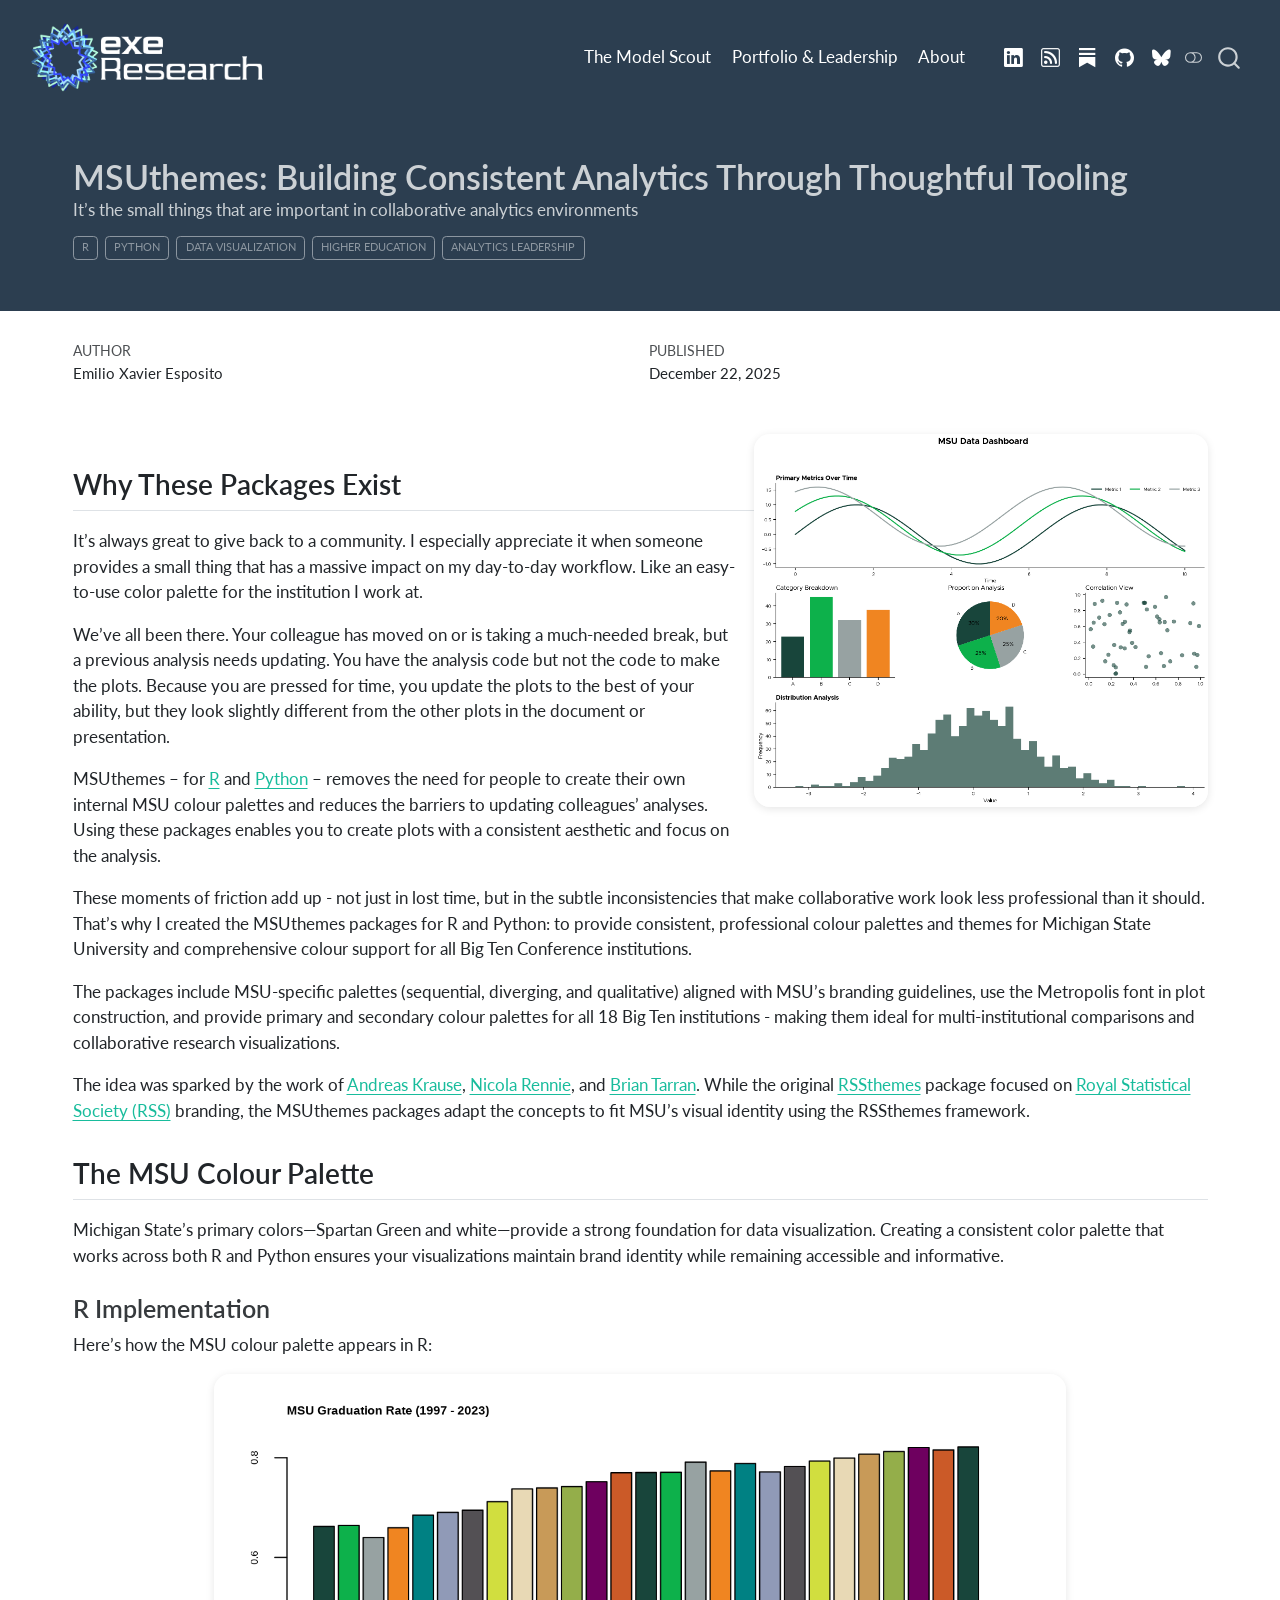
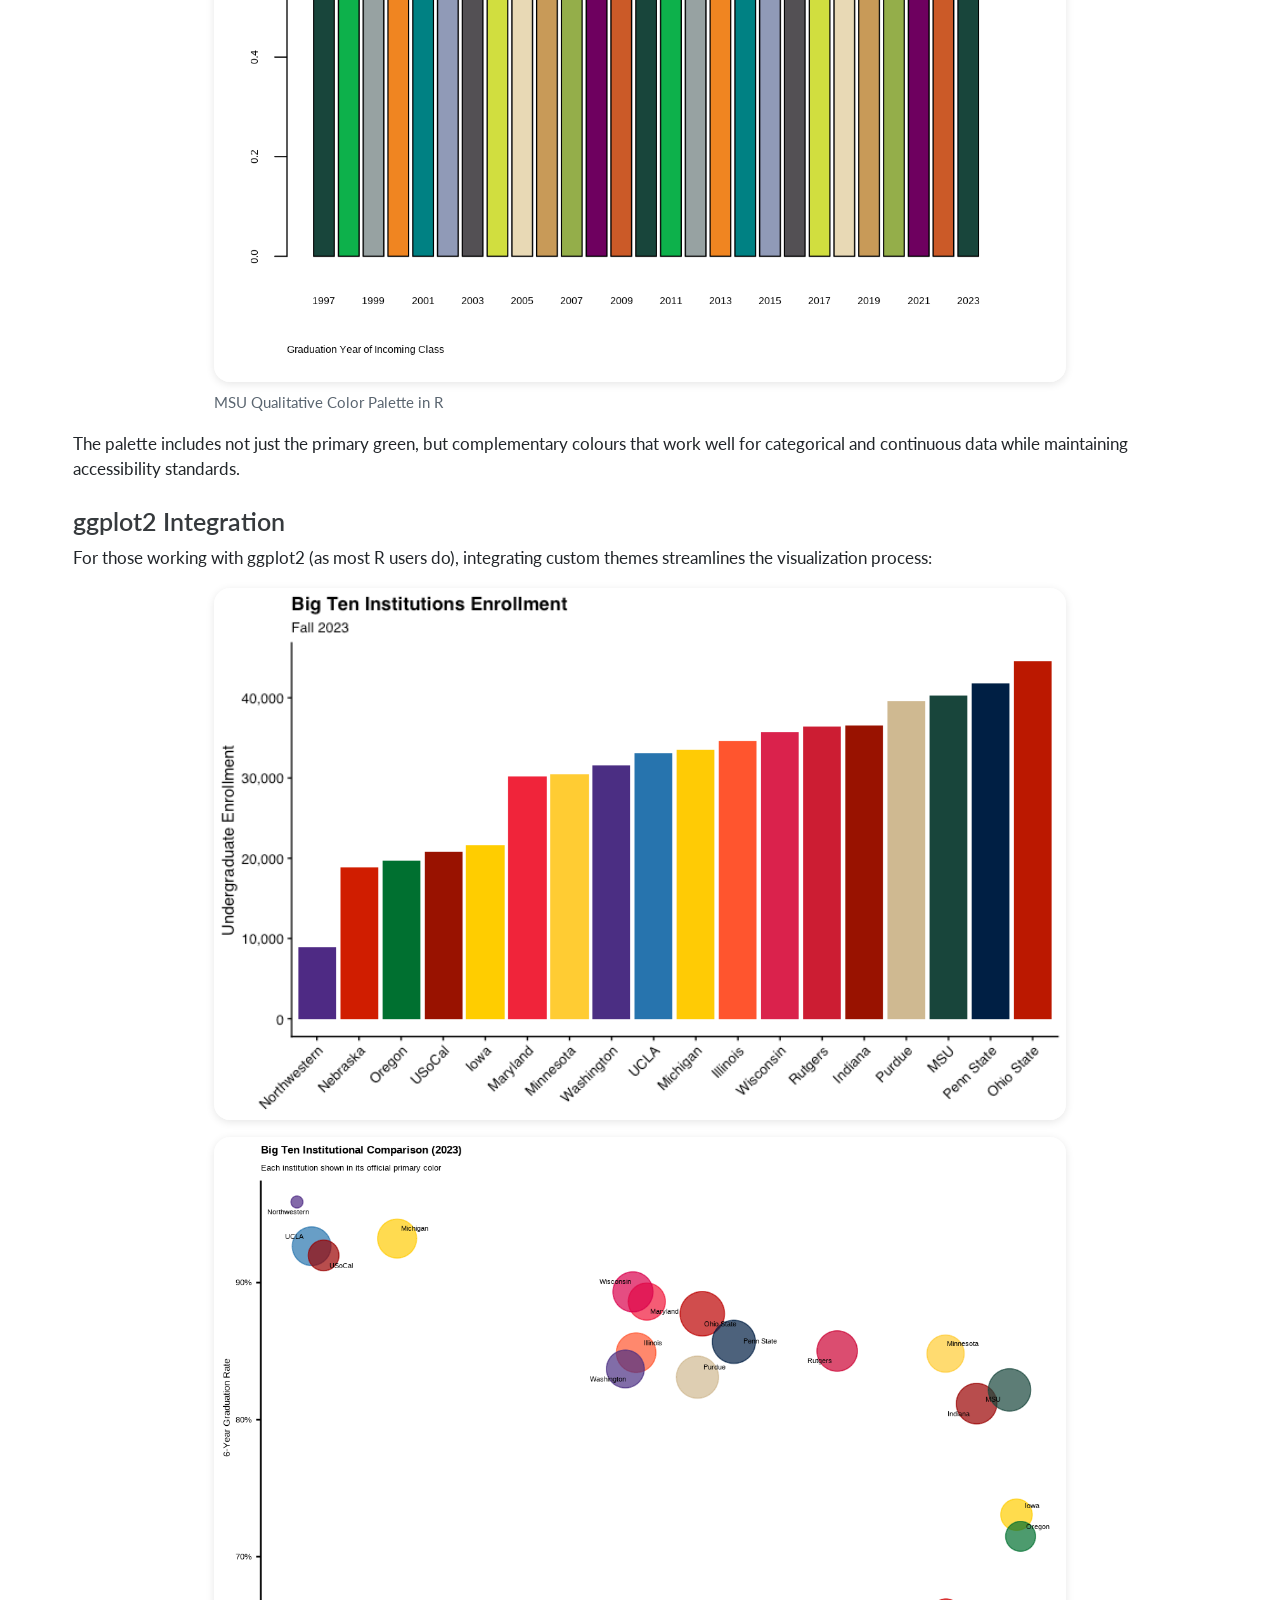
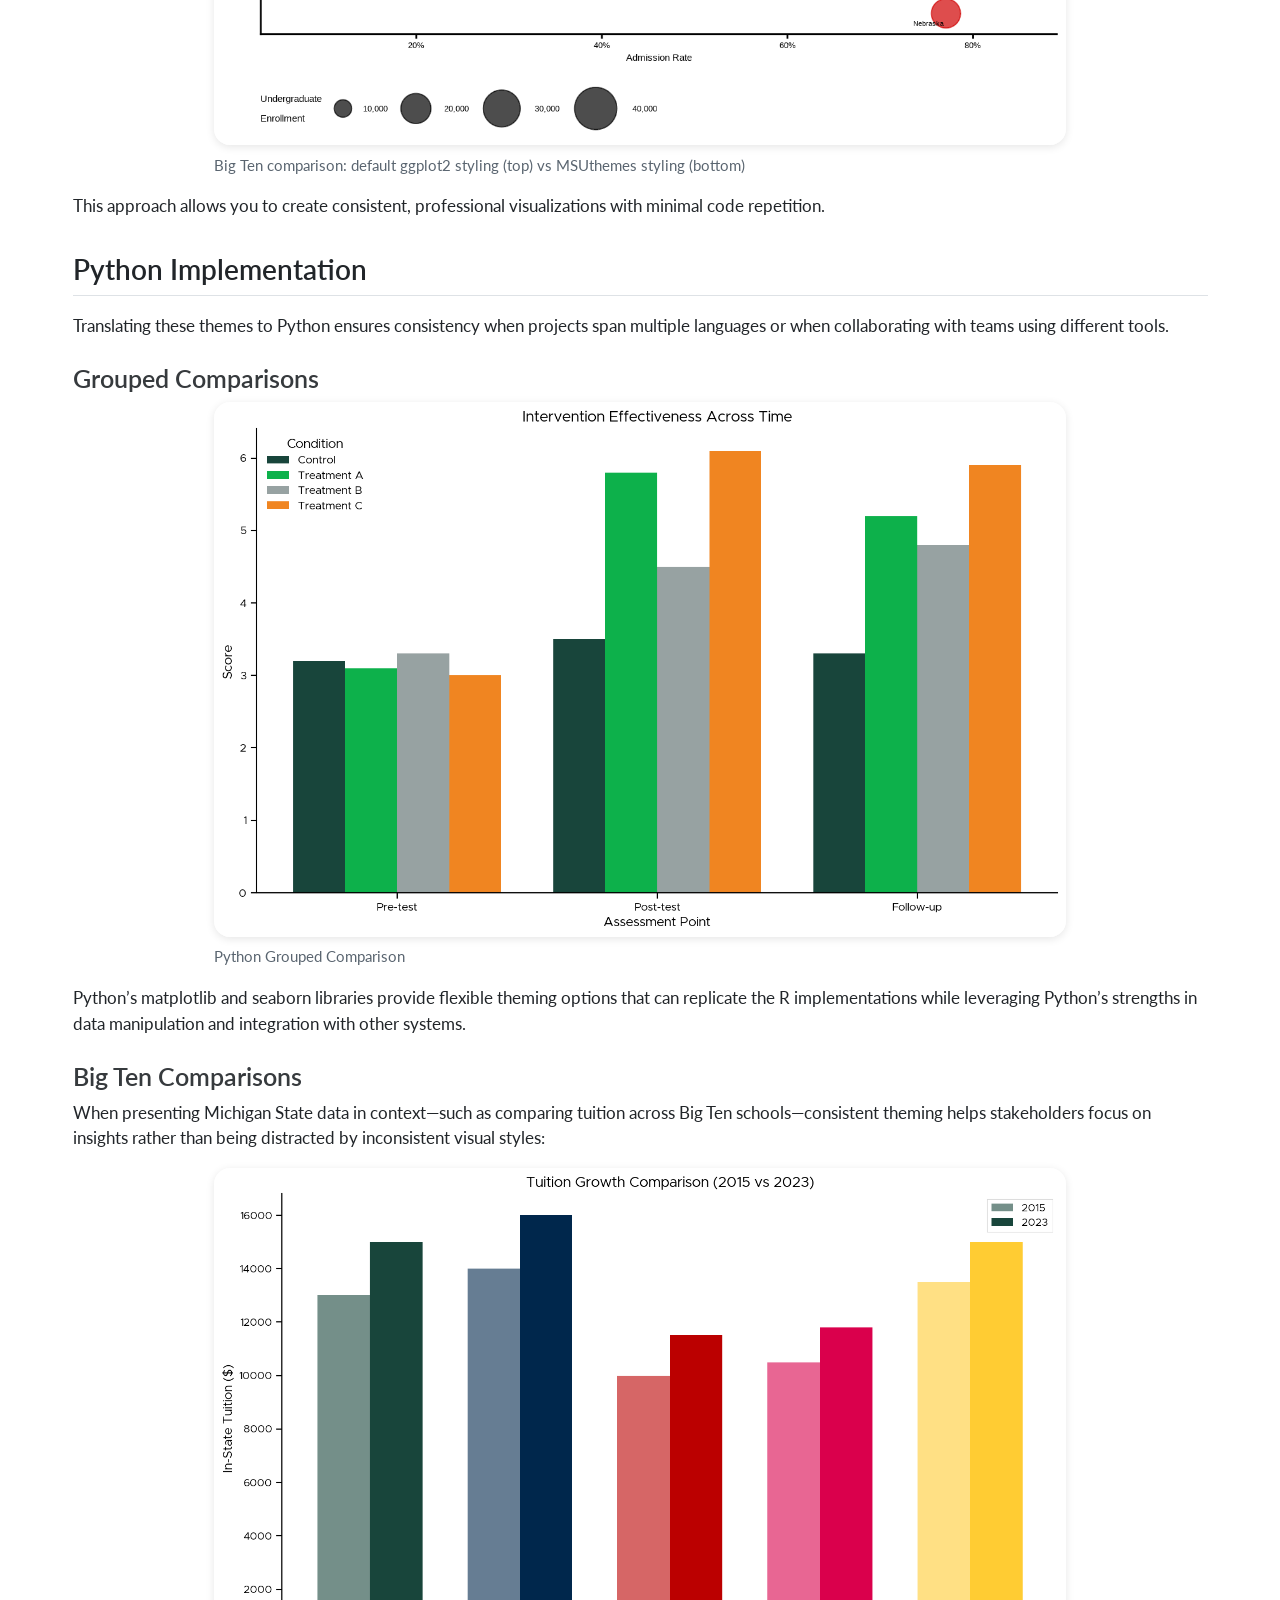
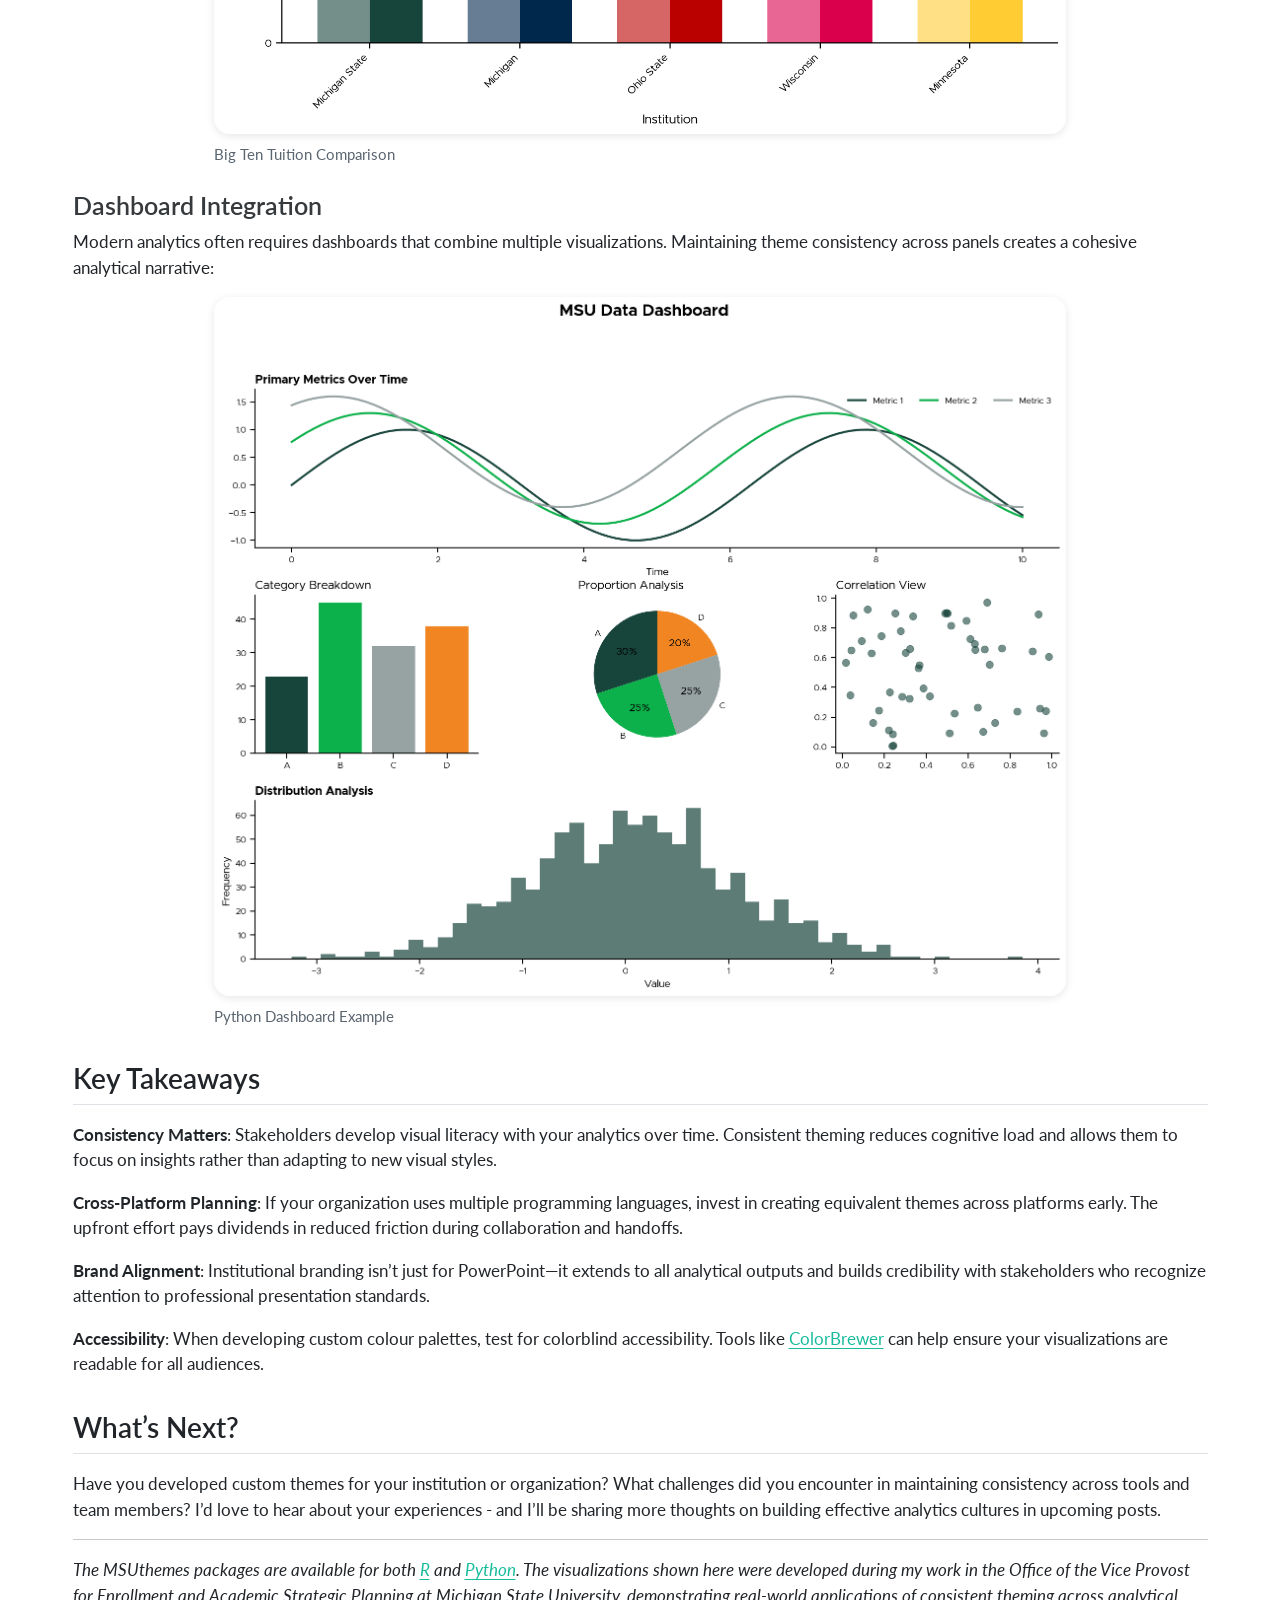
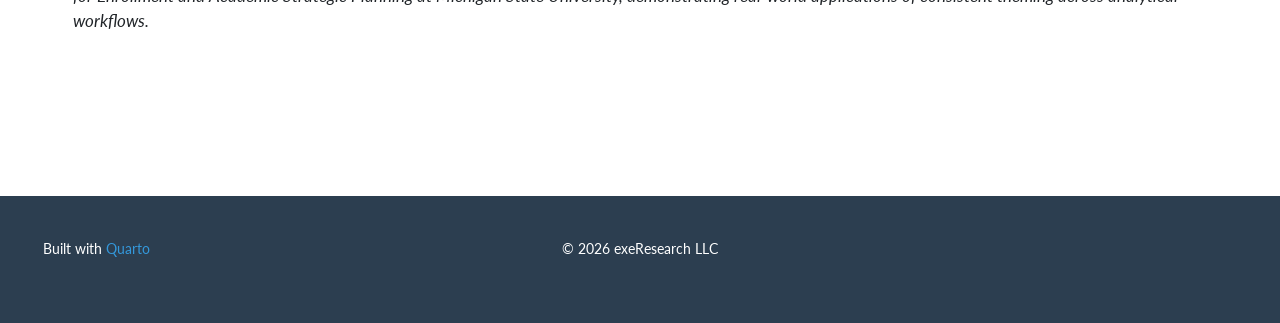
<file: posts/MSUthemes/index.html>
<!DOCTYPE html>
<html xmlns="http://www.w3.org/1999/xhtml" lang="en" xml:lang="en"><head>

<meta charset="utf-8">
<meta name="generator" content="quarto-1.8.27">

<meta name="viewport" content="width=device-width, initial-scale=1.0, user-scalable=yes">

<meta name="author" content="Emilio Xavier Esposito">
<meta name="dcterms.date" content="2025-12-22">
<meta name="description" content="It’s the small things that are important in collaborative analytics environments">

<title>MSUthemes: Building Consistent Analytics Through Thoughtful Tooling – exeResearch | Analytics for Sports - Higher Ed - Awesomeness</title>
<style>
code{white-space: pre-wrap;}
span.smallcaps{font-variant: small-caps;}
div.columns{display: flex; gap: min(4vw, 1.5em);}
div.column{flex: auto; overflow-x: auto;}
div.hanging-indent{margin-left: 1.5em; text-indent: -1.5em;}
ul.task-list{list-style: none;}
ul.task-list li input[type="checkbox"] {
  width: 0.8em;
  margin: 0 0.8em 0.2em -1em; /* quarto-specific, see https://github.com/quarto-dev/quarto-cli/issues/4556 */ 
  vertical-align: middle;
}
</style>


<script src="../../site_libs/quarto-nav/quarto-nav.js"></script>
<script src="../../site_libs/quarto-nav/headroom.min.js"></script>
<script src="../../site_libs/clipboard/clipboard.min.js"></script>
<script src="../../site_libs/quarto-search/autocomplete.umd.js"></script>
<script src="../../site_libs/quarto-search/fuse.min.js"></script>
<script src="../../site_libs/quarto-search/quarto-search.js"></script>
<meta name="quarto:offset" content="../../">
<link href="../../images/exeResearch_64x64pixels_favicon.png" rel="icon" type="image/png">
<script src="../../site_libs/quarto-html/quarto.js" type="module"></script>
<script src="../../site_libs/quarto-html/tabsets/tabsets.js" type="module"></script>
<script src="../../site_libs/quarto-html/axe/axe-check.js" type="module"></script>
<script src="../../site_libs/quarto-html/popper.min.js"></script>
<script src="../../site_libs/quarto-html/tippy.umd.min.js"></script>
<script src="../../site_libs/quarto-html/anchor.min.js"></script>
<link href="../../site_libs/quarto-html/tippy.css" rel="stylesheet">
<link href="../../site_libs/quarto-html/quarto-syntax-highlighting-ed96de9b727972fe78a7b5d16c58bf87.css" rel="stylesheet" class="quarto-color-scheme" id="quarto-text-highlighting-styles">
<link href="../../site_libs/quarto-html/quarto-syntax-highlighting-dark-4d9afe2b8d18ee9fa5d0d57b5ed4214d.css" rel="stylesheet" class="quarto-color-scheme quarto-color-alternate" id="quarto-text-highlighting-styles">
<link href="../../site_libs/quarto-html/quarto-syntax-highlighting-ed96de9b727972fe78a7b5d16c58bf87.css" rel="stylesheet" class="quarto-color-scheme-extra" id="quarto-text-highlighting-styles">
<script src="../../site_libs/bootstrap/bootstrap.min.js"></script>
<link href="../../site_libs/bootstrap/bootstrap-icons.css" rel="stylesheet">
<link href="../../site_libs/bootstrap/bootstrap-f93c2b1f3f0577f377aefa4848a86a36.min.css" rel="stylesheet" append-hash="true" class="quarto-color-scheme" id="quarto-bootstrap" data-mode="light">
<link href="../../site_libs/bootstrap/bootstrap-dark-0d4a9d19931feb4fee1ddab4b2489000.min.css" rel="stylesheet" append-hash="true" class="quarto-color-scheme quarto-color-alternate" id="quarto-bootstrap" data-mode="dark">
<link href="../../site_libs/bootstrap/bootstrap-f93c2b1f3f0577f377aefa4848a86a36.min.css" rel="stylesheet" append-hash="true" class="quarto-color-scheme-extra" id="quarto-bootstrap" data-mode="light">
<script src="../../site_libs/quarto-contrib/iconify-3.0.0/iconify-icon.min.js"></script>
<script id="quarto-search-options" type="application/json">{
  "location": "navbar",
  "copy-button": false,
  "collapse-after": 3,
  "panel-placement": "end",
  "type": "overlay",
  "limit": 50,
  "keyboard-shortcut": [
    "f",
    "/",
    "s"
  ],
  "show-item-context": false,
  "language": {
    "search-no-results-text": "No results",
    "search-matching-documents-text": "matching documents",
    "search-copy-link-title": "Copy link to search",
    "search-hide-matches-text": "Hide additional matches",
    "search-more-match-text": "more match in this document",
    "search-more-matches-text": "more matches in this document",
    "search-clear-button-title": "Clear",
    "search-text-placeholder": "",
    "search-detached-cancel-button-title": "Cancel",
    "search-submit-button-title": "Submit",
    "search-label": "Search"
  }
}</script>
<script async="" src="https://www.googletagmanager.com/gtag/js?id=G-L2BRBH4006"></script>

<script type="text/javascript">

window.dataLayer = window.dataLayer || [];
function gtag(){dataLayer.push(arguments);}
gtag('js', new Date());
gtag('config', 'G-L2BRBH4006', { 'anonymize_ip': true});
</script>


<link rel="stylesheet" href="../../styles.css">
<meta property="og:title" content="MSUthemes: Building Consistent Analytics Through Thoughtful Tooling – exeResearch | Analytics for Sports - Higher Ed - Awesomeness">
<meta property="og:description" content="It’s the small things that are important in collaborative analytics environments">
<meta property="og:image" content="https://exeresearch.com/posts/MSUthemes/Python_dashboard.png">
<meta property="og:site_name" content="exeResearch | Analytics for Sports - Higher Ed - Awesomeness">
<meta property="og:image:height" content="1417">
<meta property="og:image:width" content="1725">
<meta name="twitter:title" content="MSUthemes: Building Consistent Analytics Through Thoughtful Tooling – exeResearch | Analytics for Sports - Higher Ed - Awesomeness">
<meta name="twitter:description" content="It’s the small things that are important in collaborative analytics environments">
<meta name="twitter:image" content="https://exeresearch.com/posts/MSUthemes/Python_dashboard.png">
<meta name="twitter:image-height" content="1417">
<meta name="twitter:image-width" content="1725">
<meta name="twitter:card" content="summary_large_image">
</head>

<body class="nav-fixed quarto-light"><script id="quarto-html-before-body" type="application/javascript">
    const toggleBodyColorMode = (bsSheetEl) => {
      const mode = bsSheetEl.getAttribute("data-mode");
      const bodyEl = window.document.querySelector("body");
      if (mode === "dark") {
        bodyEl.classList.add("quarto-dark");
        bodyEl.classList.remove("quarto-light");
      } else {
        bodyEl.classList.add("quarto-light");
        bodyEl.classList.remove("quarto-dark");
      }
    }
    const toggleBodyColorPrimary = () => {
      const bsSheetEl = window.document.querySelector("link#quarto-bootstrap:not([rel=disabled-stylesheet])");
      if (bsSheetEl) {
        toggleBodyColorMode(bsSheetEl);
      }
    }
    const setColorSchemeToggle = (alternate) => {
      const toggles = window.document.querySelectorAll('.quarto-color-scheme-toggle');
      for (let i=0; i < toggles.length; i++) {
        const toggle = toggles[i];
        if (toggle) {
          if (alternate) {
            toggle.classList.add("alternate");
          } else {
            toggle.classList.remove("alternate");
          }
        }
      }
    };
    const toggleColorMode = (alternate) => {
      // Switch the stylesheets
      const primaryStylesheets = window.document.querySelectorAll('link.quarto-color-scheme:not(.quarto-color-alternate)');
      const alternateStylesheets = window.document.querySelectorAll('link.quarto-color-scheme.quarto-color-alternate');
      manageTransitions('#quarto-margin-sidebar .nav-link', false);
      if (alternate) {
        // note: dark is layered on light, we don't disable primary!
        enableStylesheet(alternateStylesheets);
        for (const sheetNode of alternateStylesheets) {
          if (sheetNode.id === "quarto-bootstrap") {
            toggleBodyColorMode(sheetNode);
          }
        }
      } else {
        disableStylesheet(alternateStylesheets);
        enableStylesheet(primaryStylesheets)
        toggleBodyColorPrimary();
      }
      manageTransitions('#quarto-margin-sidebar .nav-link', true);
      // Switch the toggles
      setColorSchemeToggle(alternate)
      // Hack to workaround the fact that safari doesn't
      // properly recolor the scrollbar when toggling (#1455)
      if (navigator.userAgent.indexOf('Safari') > 0 && navigator.userAgent.indexOf('Chrome') == -1) {
        manageTransitions("body", false);
        window.scrollTo(0, 1);
        setTimeout(() => {
          window.scrollTo(0, 0);
          manageTransitions("body", true);
        }, 40);
      }
    }
    const disableStylesheet = (stylesheets) => {
      for (let i=0; i < stylesheets.length; i++) {
        const stylesheet = stylesheets[i];
        stylesheet.rel = 'disabled-stylesheet';
      }
    }
    const enableStylesheet = (stylesheets) => {
      for (let i=0; i < stylesheets.length; i++) {
        const stylesheet = stylesheets[i];
        if(stylesheet.rel !== 'stylesheet') { // for Chrome, which will still FOUC without this check
          stylesheet.rel = 'stylesheet';
        }
      }
    }
    const manageTransitions = (selector, allowTransitions) => {
      const els = window.document.querySelectorAll(selector);
      for (let i=0; i < els.length; i++) {
        const el = els[i];
        if (allowTransitions) {
          el.classList.remove('notransition');
        } else {
          el.classList.add('notransition');
        }
      }
    }
    const isFileUrl = () => {
      return window.location.protocol === 'file:';
    }
    const hasAlternateSentinel = () => {
      let styleSentinel = getColorSchemeSentinel();
      if (styleSentinel !== null) {
        return styleSentinel === "alternate";
      } else {
        return false;
      }
    }
    const setStyleSentinel = (alternate) => {
      const value = alternate ? "alternate" : "default";
      if (!isFileUrl()) {
        window.localStorage.setItem("quarto-color-scheme", value);
      } else {
        localAlternateSentinel = value;
      }
    }
    const getColorSchemeSentinel = () => {
      if (!isFileUrl()) {
        const storageValue = window.localStorage.getItem("quarto-color-scheme");
        return storageValue != null ? storageValue : localAlternateSentinel;
      } else {
        return localAlternateSentinel;
      }
    }
    const toggleGiscusIfUsed = (isAlternate, darkModeDefault) => {
      const baseTheme = document.querySelector('#giscus-base-theme')?.value ?? 'light';
      const alternateTheme = document.querySelector('#giscus-alt-theme')?.value ?? 'dark';
      let newTheme = '';
      if(authorPrefersDark) {
        newTheme = isAlternate ? baseTheme : alternateTheme;
      } else {
        newTheme = isAlternate ? alternateTheme : baseTheme;
      }
      const changeGiscusTheme = () => {
        // From: https://github.com/giscus/giscus/issues/336
        const sendMessage = (message) => {
          const iframe = document.querySelector('iframe.giscus-frame');
          if (!iframe) return;
          iframe.contentWindow.postMessage({ giscus: message }, 'https://giscus.app');
        }
        sendMessage({
          setConfig: {
            theme: newTheme
          }
        });
      }
      const isGiscussLoaded = window.document.querySelector('iframe.giscus-frame') !== null;
      if (isGiscussLoaded) {
        changeGiscusTheme();
      }
    };
    const authorPrefersDark = false;
    const queryPrefersDark = window.matchMedia('(prefers-color-scheme: dark)');
    const darkModeDefault = queryPrefersDark.matches;
      document.querySelector('link#quarto-text-highlighting-styles.quarto-color-scheme-extra').rel = 'disabled-stylesheet';
      document.querySelector('link#quarto-bootstrap.quarto-color-scheme-extra').rel = 'disabled-stylesheet';
    let localAlternateSentinel = darkModeDefault ? 'alternate' : 'default';
    // Dark / light mode switch
    window.quartoToggleColorScheme = () => {
      // Read the current dark / light value
      let toAlternate = !hasAlternateSentinel();
      toggleColorMode(toAlternate);
      setStyleSentinel(toAlternate);
      toggleGiscusIfUsed(toAlternate, darkModeDefault);
      window.dispatchEvent(new Event('resize'));
    };
    queryPrefersDark.addEventListener("change", e => {
      if(window.localStorage.getItem("quarto-color-scheme") !== null)
        return;
      const alternate = e.matches
      toggleColorMode(alternate);
      localAlternateSentinel = e.matches ? 'alternate' : 'default'; // this is used alongside local storage!
      toggleGiscusIfUsed(alternate, darkModeDefault);
    });
    // Switch to dark mode if need be
    if (hasAlternateSentinel()) {
      toggleColorMode(true);
    } else {
      toggleColorMode(false);
    }
  </script>

<div id="quarto-search-results"></div>
  <header id="quarto-header" class="headroom fixed-top quarto-banner">
    <nav class="navbar navbar-expand-lg " data-bs-theme="dark">
      <div class="navbar-container container-fluid">
      <div class="navbar-brand-container mx-auto">
    <a href="../../index.html" class="navbar-brand navbar-brand-logo">
    <img src="../../images/exeResearch_logo_150dpi_transBG_whiteText.png" alt="exeResearch" class="navbar-logo light-content">
    <img src="../../images/exeResearch_logo_150dpi_transBG_whiteText.png" alt="exeResearch" class="navbar-logo dark-content">
    </a>
  </div>
            <div id="quarto-search" class="" title="Search"></div>
          <button class="navbar-toggler" type="button" data-bs-toggle="collapse" data-bs-target="#navbarCollapse" aria-controls="navbarCollapse" role="menu" aria-expanded="false" aria-label="Toggle navigation" onclick="if (window.quartoToggleHeadroom) { window.quartoToggleHeadroom(); }">
  <span class="navbar-toggler-icon"></span>
</button>
          <div class="collapse navbar-collapse" id="navbarCollapse">
            <ul class="navbar-nav navbar-nav-scroll ms-auto">
  <li class="nav-item">
    <a class="nav-link" href="../../blog.html"> 
<span class="menu-text">The Model Scout</span></a>
  </li>  
  <li class="nav-item">
    <a class="nav-link" href="../../portfolio-leadership.html"> 
<span class="menu-text">Portfolio &amp; Leadership</span></a>
  </li>  
  <li class="nav-item">
    <a class="nav-link" href="../../index.html#about"> 
<span class="menu-text">About</span></a>
  </li>  
  <li class="nav-item">
    <a class="nav-link" href="mailto:emilio@exeResearch.com"> 
<span class="menu-text"><iconify-icon role="img" inline="" icon="mdi:email" style="font-size: 1.5em;" aria-label="Icon email from mdi Iconify.design set." title="Icon email from mdi Iconify.design set."></iconify-icon></span></a>
  </li>  
  <li class="nav-item compact">
    <a class="nav-link" href="https://www.linkedin.com/in/emilioxavieresposito/"> <i class="bi bi-linkedin" role="img">
</i> 
<span class="menu-text"></span></a>
  </li>  
  <li class="nav-item compact">
    <a class="nav-link" href="../../blog.xml"> <i class="bi bi-rss" role="img" aria-label="RSS Feed">
</i> 
<span class="menu-text"></span></a>
  </li>  
  <li class="nav-item compact">
    <a class="nav-link" href="https://substack.exeresearch.com"> <i class="bi bi-substack" role="img" aria-label="Substack">
</i> 
<span class="menu-text"></span></a>
  </li>  
  <li class="nav-item compact">
    <a class="nav-link" href="https://github.com/emilioxavier"> <i class="bi bi-github" role="img">
</i> 
<span class="menu-text"></span></a>
  </li>  
  <li class="nav-item compact">
    <a class="nav-link" href="https://bsky.app/profile/exesposito.bsky.social"> <i class="bi bi-bluesky" role="img">
</i> 
<span class="menu-text"></span></a>
  </li>  
</ul>
          </div> <!-- /navcollapse -->
            <div class="quarto-navbar-tools">
  <a href="" class="quarto-color-scheme-toggle quarto-navigation-tool  px-1" onclick="window.quartoToggleColorScheme(); return false;" title="Toggle dark mode"><i class="bi"></i></a>
</div>
      </div> <!-- /container-fluid -->
    </nav>
</header>
<!-- content -->
<header id="title-block-header" class="quarto-title-block default page-columns page-full">
  <div class="quarto-title-banner page-columns page-full">
    <div class="quarto-title column-page">
      <h1 class="title">MSUthemes: Building Consistent Analytics Through Thoughtful Tooling</h1>
                  <div>
        <div class="description">
          It’s the small things that are important in collaborative analytics environments
        </div>
      </div>
                          <div class="quarto-categories">
                <div class="quarto-category">R</div>
                <div class="quarto-category">Python</div>
                <div class="quarto-category">data visualization</div>
                <div class="quarto-category">higher education</div>
                <div class="quarto-category">analytics leadership</div>
              </div>
                  </div>
  </div>
    
  
  <div class="quarto-title-meta column-page">

      <div>
      <div class="quarto-title-meta-heading">Author</div>
      <div class="quarto-title-meta-contents">
               <p>Emilio Xavier Esposito </p>
            </div>
    </div>
      
      <div>
      <div class="quarto-title-meta-heading">Published</div>
      <div class="quarto-title-meta-contents">
        <p class="date">December 22, 2025</p>
      </div>
    </div>
    
      
    </div>
    
  
  </header><div id="quarto-content" class="quarto-container page-columns page-rows-contents page-layout-full page-navbar">
<!-- sidebar -->
<!-- margin-sidebar -->
    
<!-- main -->
<main class="content quarto-banner-title-block column-page" id="quarto-document-content">






<p><img src="Python_dashboard.png" class="float-right rounded-project shadowed img-fluid" style="width: 50%;"></p>
<section id="why-these-packages-exist" class="level2">
<h2 class="anchored" data-anchor-id="why-these-packages-exist">Why These Packages Exist</h2>
<p>It’s always great to give back to a community. I especially appreciate it when someone provides a small thing that has a massive impact on my day-to-day workflow. Like an easy-to-use color palette for the institution I work at.</p>
<p>We’ve all been there. Your colleague has moved on or is taking a much-needed break, but a previous analysis needs updating. You have the analysis code but not the code to make the plots. Because you are pressed for time, you update the plots to the best of your ability, but they look slightly different from the other plots in the document or presentation.</p>
<p>MSUthemes – for <a href="https://emilioxavier.github.io/MSUthemes">R</a> and <a href="https://emilioxavier.github.io/msuthemes-py">Python</a> – removes the need for people to create their own internal MSU colour palettes and reduces the barriers to updating colleagues’ analyses. Using these packages enables you to create plots with a consistent aesthetic and focus on the analysis.</p>
<p>These moments of friction add up - not just in lost time, but in the subtle inconsistencies that make collaborative work look less professional than it should. That’s why I created the MSUthemes packages for R and Python: to provide consistent, professional colour palettes and themes for Michigan State University and comprehensive colour support for all Big Ten Conference institutions.</p>
<p>The packages include MSU-specific palettes (sequential, diverging, and qualitative) aligned with MSU’s branding guidelines, use the Metropolis font in plot construction, and provide primary and secondary colour palettes for all 18 Big Ten institutions - making them ideal for multi-institutional comparisons and collaborative research visualizations.</p>
<p>The idea was sparked by the work of <a href="https://las.inf.ethz.ch/krausea">Andreas Krause</a>, <a href="https://nrennie.rbind.io/">Nicola Rennie</a>, and <a href="https://github.com/brtarran">Brian Tarran</a>. While the original <a href="https://github.com/nrennie/RSSthemes">RSSthemes</a> package focused on <a href="https://rss.org.uk/">Royal Statistical Society (RSS)</a> branding, the MSUthemes packages adapt the concepts to fit MSU’s visual identity using the RSSthemes framework.</p>
</section>
<section id="the-msu-colour-palette" class="level2">
<h2 class="anchored" data-anchor-id="the-msu-colour-palette">The MSU Colour Palette</h2>
<p>Michigan State’s primary colors—Spartan Green and white—provide a strong foundation for data visualization. Creating a consistent color palette that works across both R and Python ensures your visualizations maintain brand identity while remaining accessible and informative.</p>
<section id="r-implementation" class="level3">
<h3 class="anchored" data-anchor-id="r-implementation">R Implementation</h3>
<p>Here’s how the MSU colour palette appears in R:</p>
<div class="quarto-figure quarto-figure-center" style="width: 75%; display: block; margin-left: auto; margin-right: auto;">
<figure class="figure">
<p><img src="R-base_qualitative-palette.png" class="rounded-project shadowed img-fluid figure-img"></p>
<figcaption>MSU Qualitative Color Palette in R</figcaption>
</figure>
</div>
<p>The palette includes not just the primary green, but complementary colours that work well for categorical and continuous data while maintaining accessibility standards.</p>
</section>
<section id="ggplot2-integration" class="level3">
<h3 class="anchored" data-anchor-id="ggplot2-integration">ggplot2 Integration</h3>
<p>For those working with ggplot2 (as most R users do), integrating custom themes streamlines the visualization process:</p>
<p><img src="R-ggplot2_BigTen-example.png" class="rounded-project shadowed img-fluid" style="width: 75%; display: block; margin-left: auto; margin-right: auto;"></p>
<div class="quarto-figure quarto-figure-center" style="width: 75%; display: block; margin-left: auto; margin-right: auto;">
<figure class="figure">
<p><img src="R-ggplot2_BigTen-comparison.png" class="rounded-project shadowed img-fluid figure-img"></p>
<figcaption>Big Ten comparison: default ggplot2 styling (top) vs MSUthemes styling (bottom)</figcaption>
</figure>
</div>
<p>This approach allows you to create consistent, professional visualizations with minimal code repetition.</p>
</section>
</section>
<section id="python-implementation" class="level2">
<h2 class="anchored" data-anchor-id="python-implementation">Python Implementation</h2>
<p>Translating these themes to Python ensures consistency when projects span multiple languages or when collaborating with teams using different tools.</p>
<section id="grouped-comparisons" class="level3">
<h3 class="anchored" data-anchor-id="grouped-comparisons">Grouped Comparisons</h3>
<div class="quarto-figure quarto-figure-center" style="width: 75%; display: block; margin-left: auto; margin-right: auto;">
<figure class="figure">
<p><img src="Python_grouped-comparison.png" class="rounded-project shadowed img-fluid figure-img"></p>
<figcaption>Python Grouped Comparison</figcaption>
</figure>
</div>
<p>Python’s matplotlib and seaborn libraries provide flexible theming options that can replicate the R implementations while leveraging Python’s strengths in data manipulation and integration with other systems.</p>
</section>
<section id="big-ten-comparisons" class="level3">
<h3 class="anchored" data-anchor-id="big-ten-comparisons">Big Ten Comparisons</h3>
<p>When presenting Michigan State data in context—such as comparing tuition across Big Ten schools—consistent theming helps stakeholders focus on insights rather than being distracted by inconsistent visual styles:</p>
<div class="quarto-figure quarto-figure-center" style="width: 75%; display: block; margin-left: auto; margin-right: auto;">
<figure class="figure">
<p><img src="Python_BigTen-tuition-comparison.png" class="rounded-project shadowed img-fluid figure-img"></p>
<figcaption>Big Ten Tuition Comparison</figcaption>
</figure>
</div>
</section>
<section id="dashboard-integration" class="level3">
<h3 class="anchored" data-anchor-id="dashboard-integration">Dashboard Integration</h3>
<p>Modern analytics often requires dashboards that combine multiple visualizations. Maintaining theme consistency across panels creates a cohesive analytical narrative:</p>
<div class="quarto-figure quarto-figure-center" style="width: 75%; display: block; margin-left: auto; margin-right: auto;">
<figure class="figure">
<p><img src="Python_dashboard.png" class="rounded-project shadowed img-fluid figure-img"></p>
<figcaption>Python Dashboard Example</figcaption>
</figure>
</div>
</section>
</section>
<section id="key-takeaways" class="level2">
<h2 class="anchored" data-anchor-id="key-takeaways">Key Takeaways</h2>
<p><strong>Consistency Matters</strong>: Stakeholders develop visual literacy with your analytics over time. Consistent theming reduces cognitive load and allows them to focus on insights rather than adapting to new visual styles.</p>
<p><strong>Cross-Platform Planning</strong>: If your organization uses multiple programming languages, invest in creating equivalent themes across platforms early. The upfront effort pays dividends in reduced friction during collaboration and handoffs.</p>
<p><strong>Brand Alignment</strong>: Institutional branding isn’t just for PowerPoint—it extends to all analytical outputs and builds credibility with stakeholders who recognize attention to professional presentation standards.</p>
<p><strong>Accessibility</strong>: When developing custom colour palettes, test for colorblind accessibility. Tools like <a href="https://colorbrewer2.org/">ColorBrewer</a> can help ensure your visualizations are readable for all audiences.</p>
</section>
<section id="whats-next" class="level2">
<h2 class="anchored" data-anchor-id="whats-next">What’s Next?</h2>
<p>Have you developed custom themes for your institution or organization? What challenges did you encounter in maintaining consistency across tools and team members? I’d love to hear about your experiences - and I’ll be sharing more thoughts on building effective analytics cultures in upcoming posts.</p>
<hr>
<p><em>The MSUthemes packages are available for both <a href="https://emilioxavier.github.io/MSUthemes">R</a> and <a href="https://emilioxavier.github.io/msuthemes-py">Python</a>. The visualizations shown here were developed during my work in the Office of the Vice Provost for Enrollment and Academic Strategic Planning at Michigan State University, demonstrating real-world applications of consistent theming across analytical workflows.</em></p>


</section>

</main> <!-- /main -->
<script id="quarto-html-after-body" type="application/javascript">
  window.document.addEventListener("DOMContentLoaded", function (event) {
    // Ensure there is a toggle, if there isn't float one in the top right
    if (window.document.querySelector('.quarto-color-scheme-toggle') === null) {
      const a = window.document.createElement('a');
      a.classList.add('top-right');
      a.classList.add('quarto-color-scheme-toggle');
      a.href = "";
      a.onclick = function() { try { window.quartoToggleColorScheme(); } catch {} return false; };
      const i = window.document.createElement("i");
      i.classList.add('bi');
      a.appendChild(i);
      window.document.body.appendChild(a);
    }
    setColorSchemeToggle(hasAlternateSentinel())
    const icon = "";
    const anchorJS = new window.AnchorJS();
    anchorJS.options = {
      placement: 'right',
      icon: icon
    };
    anchorJS.add('.anchored');
    const isCodeAnnotation = (el) => {
      for (const clz of el.classList) {
        if (clz.startsWith('code-annotation-')) {                     
          return true;
        }
      }
      return false;
    }
    const onCopySuccess = function(e) {
      // button target
      const button = e.trigger;
      // don't keep focus
      button.blur();
      // flash "checked"
      button.classList.add('code-copy-button-checked');
      var currentTitle = button.getAttribute("title");
      button.setAttribute("title", "Copied!");
      let tooltip;
      if (window.bootstrap) {
        button.setAttribute("data-bs-toggle", "tooltip");
        button.setAttribute("data-bs-placement", "left");
        button.setAttribute("data-bs-title", "Copied!");
        tooltip = new bootstrap.Tooltip(button, 
          { trigger: "manual", 
            customClass: "code-copy-button-tooltip",
            offset: [0, -8]});
        tooltip.show();    
      }
      setTimeout(function() {
        if (tooltip) {
          tooltip.hide();
          button.removeAttribute("data-bs-title");
          button.removeAttribute("data-bs-toggle");
          button.removeAttribute("data-bs-placement");
        }
        button.setAttribute("title", currentTitle);
        button.classList.remove('code-copy-button-checked');
      }, 1000);
      // clear code selection
      e.clearSelection();
    }
    const getTextToCopy = function(trigger) {
      const outerScaffold = trigger.parentElement.cloneNode(true);
      const codeEl = outerScaffold.querySelector('code');
      for (const childEl of codeEl.children) {
        if (isCodeAnnotation(childEl)) {
          childEl.remove();
        }
      }
      return codeEl.innerText;
    }
    const clipboard = new window.ClipboardJS('.code-copy-button:not([data-in-quarto-modal])', {
      text: getTextToCopy
    });
    clipboard.on('success', onCopySuccess);
    if (window.document.getElementById('quarto-embedded-source-code-modal')) {
      const clipboardModal = new window.ClipboardJS('.code-copy-button[data-in-quarto-modal]', {
        text: getTextToCopy,
        container: window.document.getElementById('quarto-embedded-source-code-modal')
      });
      clipboardModal.on('success', onCopySuccess);
    }
      var localhostRegex = new RegExp(/^(?:http|https):\/\/localhost\:?[0-9]*\//);
      var mailtoRegex = new RegExp(/^mailto:/);
        var filterRegex = new RegExp("https:\/\/exeresearch\.com");
      var isInternal = (href) => {
          return filterRegex.test(href) || localhostRegex.test(href) || mailtoRegex.test(href);
      }
      // Inspect non-navigation links and adorn them if external
     var links = window.document.querySelectorAll('a[href]:not(.nav-link):not(.navbar-brand):not(.toc-action):not(.sidebar-link):not(.sidebar-item-toggle):not(.pagination-link):not(.no-external):not([aria-hidden]):not(.dropdown-item):not(.quarto-navigation-tool):not(.about-link)');
      for (var i=0; i<links.length; i++) {
        const link = links[i];
        if (!isInternal(link.href)) {
          // undo the damage that might have been done by quarto-nav.js in the case of
          // links that we want to consider external
          if (link.dataset.originalHref !== undefined) {
            link.href = link.dataset.originalHref;
          }
            // target, if specified
            link.setAttribute("target", "_blank");
            if (link.getAttribute("rel") === null) {
              link.setAttribute("rel", "noopener");
            }
        }
      }
    function tippyHover(el, contentFn, onTriggerFn, onUntriggerFn) {
      const config = {
        allowHTML: true,
        maxWidth: 500,
        delay: 100,
        arrow: false,
        appendTo: function(el) {
            return el.parentElement;
        },
        interactive: true,
        interactiveBorder: 10,
        theme: 'quarto',
        placement: 'bottom-start',
      };
      if (contentFn) {
        config.content = contentFn;
      }
      if (onTriggerFn) {
        config.onTrigger = onTriggerFn;
      }
      if (onUntriggerFn) {
        config.onUntrigger = onUntriggerFn;
      }
      window.tippy(el, config); 
    }
    const noterefs = window.document.querySelectorAll('a[role="doc-noteref"]');
    for (var i=0; i<noterefs.length; i++) {
      const ref = noterefs[i];
      tippyHover(ref, function() {
        // use id or data attribute instead here
        let href = ref.getAttribute('data-footnote-href') || ref.getAttribute('href');
        try { href = new URL(href).hash; } catch {}
        const id = href.replace(/^#\/?/, "");
        const note = window.document.getElementById(id);
        if (note) {
          return note.innerHTML;
        } else {
          return "";
        }
      });
    }
    const xrefs = window.document.querySelectorAll('a.quarto-xref');
    const processXRef = (id, note) => {
      // Strip column container classes
      const stripColumnClz = (el) => {
        el.classList.remove("page-full", "page-columns");
        if (el.children) {
          for (const child of el.children) {
            stripColumnClz(child);
          }
        }
      }
      stripColumnClz(note)
      if (id === null || id.startsWith('sec-')) {
        // Special case sections, only their first couple elements
        const container = document.createElement("div");
        if (note.children && note.children.length > 2) {
          container.appendChild(note.children[0].cloneNode(true));
          for (let i = 1; i < note.children.length; i++) {
            const child = note.children[i];
            if (child.tagName === "P" && child.innerText === "") {
              continue;
            } else {
              container.appendChild(child.cloneNode(true));
              break;
            }
          }
          if (window.Quarto?.typesetMath) {
            window.Quarto.typesetMath(container);
          }
          return container.innerHTML
        } else {
          if (window.Quarto?.typesetMath) {
            window.Quarto.typesetMath(note);
          }
          return note.innerHTML;
        }
      } else {
        // Remove any anchor links if they are present
        const anchorLink = note.querySelector('a.anchorjs-link');
        if (anchorLink) {
          anchorLink.remove();
        }
        if (window.Quarto?.typesetMath) {
          window.Quarto.typesetMath(note);
        }
        if (note.classList.contains("callout")) {
          return note.outerHTML;
        } else {
          return note.innerHTML;
        }
      }
    }
    for (var i=0; i<xrefs.length; i++) {
      const xref = xrefs[i];
      tippyHover(xref, undefined, function(instance) {
        instance.disable();
        let url = xref.getAttribute('href');
        let hash = undefined; 
        if (url.startsWith('#')) {
          hash = url;
        } else {
          try { hash = new URL(url).hash; } catch {}
        }
        if (hash) {
          const id = hash.replace(/^#\/?/, "");
          const note = window.document.getElementById(id);
          if (note !== null) {
            try {
              const html = processXRef(id, note.cloneNode(true));
              instance.setContent(html);
            } finally {
              instance.enable();
              instance.show();
            }
          } else {
            // See if we can fetch this
            fetch(url.split('#')[0])
            .then(res => res.text())
            .then(html => {
              const parser = new DOMParser();
              const htmlDoc = parser.parseFromString(html, "text/html");
              const note = htmlDoc.getElementById(id);
              if (note !== null) {
                const html = processXRef(id, note);
                instance.setContent(html);
              } 
            }).finally(() => {
              instance.enable();
              instance.show();
            });
          }
        } else {
          // See if we can fetch a full url (with no hash to target)
          // This is a special case and we should probably do some content thinning / targeting
          fetch(url)
          .then(res => res.text())
          .then(html => {
            const parser = new DOMParser();
            const htmlDoc = parser.parseFromString(html, "text/html");
            const note = htmlDoc.querySelector('main.content');
            if (note !== null) {
              // This should only happen for chapter cross references
              // (since there is no id in the URL)
              // remove the first header
              if (note.children.length > 0 && note.children[0].tagName === "HEADER") {
                note.children[0].remove();
              }
              const html = processXRef(null, note);
              instance.setContent(html);
            } 
          }).finally(() => {
            instance.enable();
            instance.show();
          });
        }
      }, function(instance) {
      });
    }
        let selectedAnnoteEl;
        const selectorForAnnotation = ( cell, annotation) => {
          let cellAttr = 'data-code-cell="' + cell + '"';
          let lineAttr = 'data-code-annotation="' +  annotation + '"';
          const selector = 'span[' + cellAttr + '][' + lineAttr + ']';
          return selector;
        }
        const selectCodeLines = (annoteEl) => {
          const doc = window.document;
          const targetCell = annoteEl.getAttribute("data-target-cell");
          const targetAnnotation = annoteEl.getAttribute("data-target-annotation");
          const annoteSpan = window.document.querySelector(selectorForAnnotation(targetCell, targetAnnotation));
          const lines = annoteSpan.getAttribute("data-code-lines").split(",");
          const lineIds = lines.map((line) => {
            return targetCell + "-" + line;
          })
          let top = null;
          let height = null;
          let parent = null;
          if (lineIds.length > 0) {
              //compute the position of the single el (top and bottom and make a div)
              const el = window.document.getElementById(lineIds[0]);
              top = el.offsetTop;
              height = el.offsetHeight;
              parent = el.parentElement.parentElement;
            if (lineIds.length > 1) {
              const lastEl = window.document.getElementById(lineIds[lineIds.length - 1]);
              const bottom = lastEl.offsetTop + lastEl.offsetHeight;
              height = bottom - top;
            }
            if (top !== null && height !== null && parent !== null) {
              // cook up a div (if necessary) and position it 
              let div = window.document.getElementById("code-annotation-line-highlight");
              if (div === null) {
                div = window.document.createElement("div");
                div.setAttribute("id", "code-annotation-line-highlight");
                div.style.position = 'absolute';
                parent.appendChild(div);
              }
              div.style.top = top - 2 + "px";
              div.style.height = height + 4 + "px";
              div.style.left = 0;
              let gutterDiv = window.document.getElementById("code-annotation-line-highlight-gutter");
              if (gutterDiv === null) {
                gutterDiv = window.document.createElement("div");
                gutterDiv.setAttribute("id", "code-annotation-line-highlight-gutter");
                gutterDiv.style.position = 'absolute';
                const codeCell = window.document.getElementById(targetCell);
                const gutter = codeCell.querySelector('.code-annotation-gutter');
                gutter.appendChild(gutterDiv);
              }
              gutterDiv.style.top = top - 2 + "px";
              gutterDiv.style.height = height + 4 + "px";
            }
            selectedAnnoteEl = annoteEl;
          }
        };
        const unselectCodeLines = () => {
          const elementsIds = ["code-annotation-line-highlight", "code-annotation-line-highlight-gutter"];
          elementsIds.forEach((elId) => {
            const div = window.document.getElementById(elId);
            if (div) {
              div.remove();
            }
          });
          selectedAnnoteEl = undefined;
        };
          // Handle positioning of the toggle
      window.addEventListener(
        "resize",
        throttle(() => {
          elRect = undefined;
          if (selectedAnnoteEl) {
            selectCodeLines(selectedAnnoteEl);
          }
        }, 10)
      );
      function throttle(fn, ms) {
      let throttle = false;
      let timer;
        return (...args) => {
          if(!throttle) { // first call gets through
              fn.apply(this, args);
              throttle = true;
          } else { // all the others get throttled
              if(timer) clearTimeout(timer); // cancel #2
              timer = setTimeout(() => {
                fn.apply(this, args);
                timer = throttle = false;
              }, ms);
          }
        };
      }
        // Attach click handler to the DT
        const annoteDls = window.document.querySelectorAll('dt[data-target-cell]');
        for (const annoteDlNode of annoteDls) {
          annoteDlNode.addEventListener('click', (event) => {
            const clickedEl = event.target;
            if (clickedEl !== selectedAnnoteEl) {
              unselectCodeLines();
              const activeEl = window.document.querySelector('dt[data-target-cell].code-annotation-active');
              if (activeEl) {
                activeEl.classList.remove('code-annotation-active');
              }
              selectCodeLines(clickedEl);
              clickedEl.classList.add('code-annotation-active');
            } else {
              // Unselect the line
              unselectCodeLines();
              clickedEl.classList.remove('code-annotation-active');
            }
          });
        }
    const findCites = (el) => {
      const parentEl = el.parentElement;
      if (parentEl) {
        const cites = parentEl.dataset.cites;
        if (cites) {
          return {
            el,
            cites: cites.split(' ')
          };
        } else {
          return findCites(el.parentElement)
        }
      } else {
        return undefined;
      }
    };
    var bibliorefs = window.document.querySelectorAll('a[role="doc-biblioref"]');
    for (var i=0; i<bibliorefs.length; i++) {
      const ref = bibliorefs[i];
      const citeInfo = findCites(ref);
      if (citeInfo) {
        tippyHover(citeInfo.el, function() {
          var popup = window.document.createElement('div');
          citeInfo.cites.forEach(function(cite) {
            var citeDiv = window.document.createElement('div');
            citeDiv.classList.add('hanging-indent');
            citeDiv.classList.add('csl-entry');
            var biblioDiv = window.document.getElementById('ref-' + cite);
            if (biblioDiv) {
              citeDiv.innerHTML = biblioDiv.innerHTML;
            }
            popup.appendChild(citeDiv);
          });
          return popup.innerHTML;
        });
      }
    }
  });
  </script>
</div> <!-- /content -->
<footer class="footer">
  <div class="nav-footer">
    <div class="nav-footer-left">
<p>Built with <a href="https://quarto.org">Quarto</a></p>
</div>   
    <div class="nav-footer-center">
<p>© 2026 exeResearch LLC</p>
</div>
    <div class="nav-footer-right">
<p><a href="mailto:emilio@exeResearch.com"><iconify-icon role="img" inline="" icon="mdi:email" style="font-size: 1.5em;" aria-label="Icon email from mdi Iconify.design set." title="Icon email from mdi Iconify.design set."></iconify-icon></a> <a href="https://linkedin.com/in/emilioxavieresposito" title="LinkedIn"><iconify-icon role="img" inline="" icon="mdi:linkedin" style="font-size: 1.5em;" aria-label="Icon linkedin from mdi Iconify.design set." title="Icon linkedin from mdi Iconify.design set."></iconify-icon></a> <a href="blog.xml" title="RSS Feed"><iconify-icon role="img" inline="" icon="mdi:rss" style="font-size: 1.5em;" aria-label="Icon rss from mdi Iconify.design set." title="Icon rss from mdi Iconify.design set."></iconify-icon></a> <a href="https://substack.exeresearch.com" title="Substack"><iconify-icon role="img" inline="" icon="simple-icons:substack" style="font-size: 1.2em;" aria-label="Icon substack from simple-icons Iconify.design set." title="Icon substack from simple-icons Iconify.design set."></iconify-icon></a> <a href="https://github.com/emilioxavier" title="GitHub"><iconify-icon role="img" inline="" icon="mdi:github" style="font-size: 1.5em;" aria-label="Icon github from mdi Iconify.design set." title="Icon github from mdi Iconify.design set."></iconify-icon></a> <a href="https://bsky.app/profile/exesposito.bsky.social" title="Bluesky"><iconify-icon role="img" inline="" icon="simple-icons:bluesky" style="font-size: 1.5em;" aria-label="Icon bluesky from simple-icons Iconify.design set." title="Icon bluesky from simple-icons Iconify.design set."></iconify-icon></a></p>
</div>
  </div>
</footer>




</body></html>
</file>
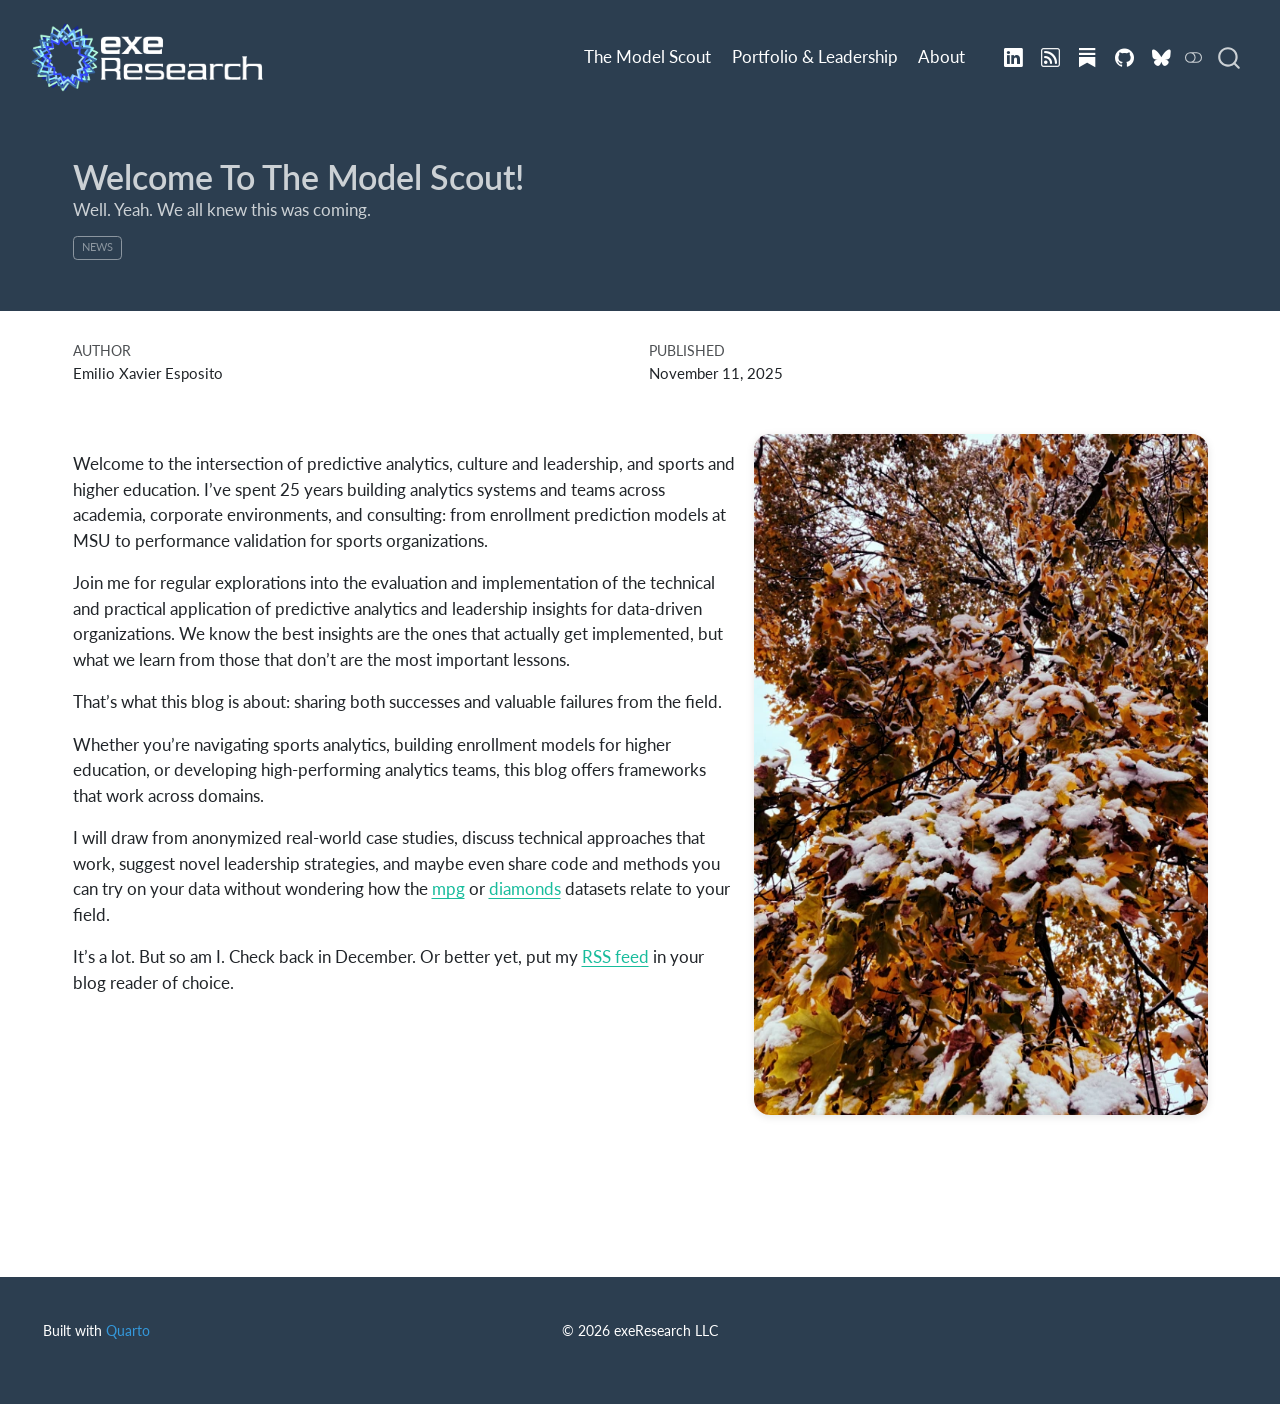
<file: posts/welcome/index.html>
<!DOCTYPE html>
<html xmlns="http://www.w3.org/1999/xhtml" lang="en" xml:lang="en"><head>

<meta charset="utf-8">
<meta name="generator" content="quarto-1.8.27">

<meta name="viewport" content="width=device-width, initial-scale=1.0, user-scalable=yes">

<meta name="author" content="Emilio Xavier Esposito">
<meta name="dcterms.date" content="2025-11-11">
<meta name="description" content="Well. Yeah. We all knew this was coming.">

<title>Welcome To The Model Scout! – exeResearch | Analytics for Sports - Higher Ed - Awesomeness</title>
<style>
code{white-space: pre-wrap;}
span.smallcaps{font-variant: small-caps;}
div.columns{display: flex; gap: min(4vw, 1.5em);}
div.column{flex: auto; overflow-x: auto;}
div.hanging-indent{margin-left: 1.5em; text-indent: -1.5em;}
ul.task-list{list-style: none;}
ul.task-list li input[type="checkbox"] {
  width: 0.8em;
  margin: 0 0.8em 0.2em -1em; /* quarto-specific, see https://github.com/quarto-dev/quarto-cli/issues/4556 */ 
  vertical-align: middle;
}
</style>


<script src="../../site_libs/quarto-nav/quarto-nav.js"></script>
<script src="../../site_libs/quarto-nav/headroom.min.js"></script>
<script src="../../site_libs/clipboard/clipboard.min.js"></script>
<script src="../../site_libs/quarto-search/autocomplete.umd.js"></script>
<script src="../../site_libs/quarto-search/fuse.min.js"></script>
<script src="../../site_libs/quarto-search/quarto-search.js"></script>
<meta name="quarto:offset" content="../../">
<link href="../../images/exeResearch_64x64pixels_favicon.png" rel="icon" type="image/png">
<script src="../../site_libs/quarto-html/quarto.js" type="module"></script>
<script src="../../site_libs/quarto-html/tabsets/tabsets.js" type="module"></script>
<script src="../../site_libs/quarto-html/axe/axe-check.js" type="module"></script>
<script src="../../site_libs/quarto-html/popper.min.js"></script>
<script src="../../site_libs/quarto-html/tippy.umd.min.js"></script>
<script src="../../site_libs/quarto-html/anchor.min.js"></script>
<link href="../../site_libs/quarto-html/tippy.css" rel="stylesheet">
<link href="../../site_libs/quarto-html/quarto-syntax-highlighting-ed96de9b727972fe78a7b5d16c58bf87.css" rel="stylesheet" class="quarto-color-scheme" id="quarto-text-highlighting-styles">
<link href="../../site_libs/quarto-html/quarto-syntax-highlighting-dark-4d9afe2b8d18ee9fa5d0d57b5ed4214d.css" rel="stylesheet" class="quarto-color-scheme quarto-color-alternate" id="quarto-text-highlighting-styles">
<link href="../../site_libs/quarto-html/quarto-syntax-highlighting-ed96de9b727972fe78a7b5d16c58bf87.css" rel="stylesheet" class="quarto-color-scheme-extra" id="quarto-text-highlighting-styles">
<script src="../../site_libs/bootstrap/bootstrap.min.js"></script>
<link href="../../site_libs/bootstrap/bootstrap-icons.css" rel="stylesheet">
<link href="../../site_libs/bootstrap/bootstrap-f93c2b1f3f0577f377aefa4848a86a36.min.css" rel="stylesheet" append-hash="true" class="quarto-color-scheme" id="quarto-bootstrap" data-mode="light">
<link href="../../site_libs/bootstrap/bootstrap-dark-0d4a9d19931feb4fee1ddab4b2489000.min.css" rel="stylesheet" append-hash="true" class="quarto-color-scheme quarto-color-alternate" id="quarto-bootstrap" data-mode="dark">
<link href="../../site_libs/bootstrap/bootstrap-f93c2b1f3f0577f377aefa4848a86a36.min.css" rel="stylesheet" append-hash="true" class="quarto-color-scheme-extra" id="quarto-bootstrap" data-mode="light">
<script src="../../site_libs/quarto-contrib/iconify-3.0.0/iconify-icon.min.js"></script>
<script id="quarto-search-options" type="application/json">{
  "location": "navbar",
  "copy-button": false,
  "collapse-after": 3,
  "panel-placement": "end",
  "type": "overlay",
  "limit": 50,
  "keyboard-shortcut": [
    "f",
    "/",
    "s"
  ],
  "show-item-context": false,
  "language": {
    "search-no-results-text": "No results",
    "search-matching-documents-text": "matching documents",
    "search-copy-link-title": "Copy link to search",
    "search-hide-matches-text": "Hide additional matches",
    "search-more-match-text": "more match in this document",
    "search-more-matches-text": "more matches in this document",
    "search-clear-button-title": "Clear",
    "search-text-placeholder": "",
    "search-detached-cancel-button-title": "Cancel",
    "search-submit-button-title": "Submit",
    "search-label": "Search"
  }
}</script>
<script async="" src="https://www.googletagmanager.com/gtag/js?id=G-L2BRBH4006"></script>

<script type="text/javascript">

window.dataLayer = window.dataLayer || [];
function gtag(){dataLayer.push(arguments);}
gtag('js', new Date());
gtag('config', 'G-L2BRBH4006', { 'anonymize_ip': true});
</script>


<link rel="stylesheet" href="../../styles.css">
<meta property="og:title" content="Welcome To The Model Scout! – exeResearch | Analytics for Sports - Higher Ed - Awesomeness">
<meta property="og:description" content="Well. Yeah. We all knew this was coming.">
<meta property="og:image" content="https://exeresearch.com/posts/welcome/snowytree_short.webp">
<meta property="og:site_name" content="exeResearch | Analytics for Sports - Higher Ed - Awesomeness">
<meta name="twitter:title" content="Welcome To The Model Scout! – exeResearch | Analytics for Sports - Higher Ed - Awesomeness">
<meta name="twitter:description" content="Well. Yeah. We all knew this was coming.">
<meta name="twitter:image" content="https://exeresearch.com/posts/welcome/snowytree_short.webp">
<meta name="twitter:card" content="summary_large_image">
</head>

<body class="nav-fixed quarto-light"><script id="quarto-html-before-body" type="application/javascript">
    const toggleBodyColorMode = (bsSheetEl) => {
      const mode = bsSheetEl.getAttribute("data-mode");
      const bodyEl = window.document.querySelector("body");
      if (mode === "dark") {
        bodyEl.classList.add("quarto-dark");
        bodyEl.classList.remove("quarto-light");
      } else {
        bodyEl.classList.add("quarto-light");
        bodyEl.classList.remove("quarto-dark");
      }
    }
    const toggleBodyColorPrimary = () => {
      const bsSheetEl = window.document.querySelector("link#quarto-bootstrap:not([rel=disabled-stylesheet])");
      if (bsSheetEl) {
        toggleBodyColorMode(bsSheetEl);
      }
    }
    const setColorSchemeToggle = (alternate) => {
      const toggles = window.document.querySelectorAll('.quarto-color-scheme-toggle');
      for (let i=0; i < toggles.length; i++) {
        const toggle = toggles[i];
        if (toggle) {
          if (alternate) {
            toggle.classList.add("alternate");
          } else {
            toggle.classList.remove("alternate");
          }
        }
      }
    };
    const toggleColorMode = (alternate) => {
      // Switch the stylesheets
      const primaryStylesheets = window.document.querySelectorAll('link.quarto-color-scheme:not(.quarto-color-alternate)');
      const alternateStylesheets = window.document.querySelectorAll('link.quarto-color-scheme.quarto-color-alternate');
      manageTransitions('#quarto-margin-sidebar .nav-link', false);
      if (alternate) {
        // note: dark is layered on light, we don't disable primary!
        enableStylesheet(alternateStylesheets);
        for (const sheetNode of alternateStylesheets) {
          if (sheetNode.id === "quarto-bootstrap") {
            toggleBodyColorMode(sheetNode);
          }
        }
      } else {
        disableStylesheet(alternateStylesheets);
        enableStylesheet(primaryStylesheets)
        toggleBodyColorPrimary();
      }
      manageTransitions('#quarto-margin-sidebar .nav-link', true);
      // Switch the toggles
      setColorSchemeToggle(alternate)
      // Hack to workaround the fact that safari doesn't
      // properly recolor the scrollbar when toggling (#1455)
      if (navigator.userAgent.indexOf('Safari') > 0 && navigator.userAgent.indexOf('Chrome') == -1) {
        manageTransitions("body", false);
        window.scrollTo(0, 1);
        setTimeout(() => {
          window.scrollTo(0, 0);
          manageTransitions("body", true);
        }, 40);
      }
    }
    const disableStylesheet = (stylesheets) => {
      for (let i=0; i < stylesheets.length; i++) {
        const stylesheet = stylesheets[i];
        stylesheet.rel = 'disabled-stylesheet';
      }
    }
    const enableStylesheet = (stylesheets) => {
      for (let i=0; i < stylesheets.length; i++) {
        const stylesheet = stylesheets[i];
        if(stylesheet.rel !== 'stylesheet') { // for Chrome, which will still FOUC without this check
          stylesheet.rel = 'stylesheet';
        }
      }
    }
    const manageTransitions = (selector, allowTransitions) => {
      const els = window.document.querySelectorAll(selector);
      for (let i=0; i < els.length; i++) {
        const el = els[i];
        if (allowTransitions) {
          el.classList.remove('notransition');
        } else {
          el.classList.add('notransition');
        }
      }
    }
    const isFileUrl = () => {
      return window.location.protocol === 'file:';
    }
    const hasAlternateSentinel = () => {
      let styleSentinel = getColorSchemeSentinel();
      if (styleSentinel !== null) {
        return styleSentinel === "alternate";
      } else {
        return false;
      }
    }
    const setStyleSentinel = (alternate) => {
      const value = alternate ? "alternate" : "default";
      if (!isFileUrl()) {
        window.localStorage.setItem("quarto-color-scheme", value);
      } else {
        localAlternateSentinel = value;
      }
    }
    const getColorSchemeSentinel = () => {
      if (!isFileUrl()) {
        const storageValue = window.localStorage.getItem("quarto-color-scheme");
        return storageValue != null ? storageValue : localAlternateSentinel;
      } else {
        return localAlternateSentinel;
      }
    }
    const toggleGiscusIfUsed = (isAlternate, darkModeDefault) => {
      const baseTheme = document.querySelector('#giscus-base-theme')?.value ?? 'light';
      const alternateTheme = document.querySelector('#giscus-alt-theme')?.value ?? 'dark';
      let newTheme = '';
      if(authorPrefersDark) {
        newTheme = isAlternate ? baseTheme : alternateTheme;
      } else {
        newTheme = isAlternate ? alternateTheme : baseTheme;
      }
      const changeGiscusTheme = () => {
        // From: https://github.com/giscus/giscus/issues/336
        const sendMessage = (message) => {
          const iframe = document.querySelector('iframe.giscus-frame');
          if (!iframe) return;
          iframe.contentWindow.postMessage({ giscus: message }, 'https://giscus.app');
        }
        sendMessage({
          setConfig: {
            theme: newTheme
          }
        });
      }
      const isGiscussLoaded = window.document.querySelector('iframe.giscus-frame') !== null;
      if (isGiscussLoaded) {
        changeGiscusTheme();
      }
    };
    const authorPrefersDark = false;
    const queryPrefersDark = window.matchMedia('(prefers-color-scheme: dark)');
    const darkModeDefault = queryPrefersDark.matches;
      document.querySelector('link#quarto-text-highlighting-styles.quarto-color-scheme-extra').rel = 'disabled-stylesheet';
      document.querySelector('link#quarto-bootstrap.quarto-color-scheme-extra').rel = 'disabled-stylesheet';
    let localAlternateSentinel = darkModeDefault ? 'alternate' : 'default';
    // Dark / light mode switch
    window.quartoToggleColorScheme = () => {
      // Read the current dark / light value
      let toAlternate = !hasAlternateSentinel();
      toggleColorMode(toAlternate);
      setStyleSentinel(toAlternate);
      toggleGiscusIfUsed(toAlternate, darkModeDefault);
      window.dispatchEvent(new Event('resize'));
    };
    queryPrefersDark.addEventListener("change", e => {
      if(window.localStorage.getItem("quarto-color-scheme") !== null)
        return;
      const alternate = e.matches
      toggleColorMode(alternate);
      localAlternateSentinel = e.matches ? 'alternate' : 'default'; // this is used alongside local storage!
      toggleGiscusIfUsed(alternate, darkModeDefault);
    });
    // Switch to dark mode if need be
    if (hasAlternateSentinel()) {
      toggleColorMode(true);
    } else {
      toggleColorMode(false);
    }
  </script>

<div id="quarto-search-results"></div>
  <header id="quarto-header" class="headroom fixed-top quarto-banner">
    <nav class="navbar navbar-expand-lg " data-bs-theme="dark">
      <div class="navbar-container container-fluid">
      <div class="navbar-brand-container mx-auto">
    <a href="../../index.html" class="navbar-brand navbar-brand-logo">
    <img src="../../images/exeResearch_logo_150dpi_transBG_whiteText.png" alt="exeResearch" class="navbar-logo light-content">
    <img src="../../images/exeResearch_logo_150dpi_transBG_whiteText.png" alt="exeResearch" class="navbar-logo dark-content">
    </a>
  </div>
            <div id="quarto-search" class="" title="Search"></div>
          <button class="navbar-toggler" type="button" data-bs-toggle="collapse" data-bs-target="#navbarCollapse" aria-controls="navbarCollapse" role="menu" aria-expanded="false" aria-label="Toggle navigation" onclick="if (window.quartoToggleHeadroom) { window.quartoToggleHeadroom(); }">
  <span class="navbar-toggler-icon"></span>
</button>
          <div class="collapse navbar-collapse" id="navbarCollapse">
            <ul class="navbar-nav navbar-nav-scroll ms-auto">
  <li class="nav-item">
    <a class="nav-link" href="../../blog.html"> 
<span class="menu-text">The Model Scout</span></a>
  </li>  
  <li class="nav-item">
    <a class="nav-link" href="../../portfolio-leadership.html"> 
<span class="menu-text">Portfolio &amp; Leadership</span></a>
  </li>  
  <li class="nav-item">
    <a class="nav-link" href="../../index.html#about"> 
<span class="menu-text">About</span></a>
  </li>  
  <li class="nav-item">
    <a class="nav-link" href="mailto:emilio@exeResearch.com"> 
<span class="menu-text"><iconify-icon role="img" inline="" icon="mdi:email" style="font-size: 1.5em;" aria-label="Icon email from mdi Iconify.design set." title="Icon email from mdi Iconify.design set."></iconify-icon></span></a>
  </li>  
  <li class="nav-item compact">
    <a class="nav-link" href="https://www.linkedin.com/in/emilioxavieresposito/"> <i class="bi bi-linkedin" role="img">
</i> 
<span class="menu-text"></span></a>
  </li>  
  <li class="nav-item compact">
    <a class="nav-link" href="../../blog.xml"> <i class="bi bi-rss" role="img" aria-label="RSS Feed">
</i> 
<span class="menu-text"></span></a>
  </li>  
  <li class="nav-item compact">
    <a class="nav-link" href="https://substack.exeresearch.com"> <i class="bi bi-substack" role="img" aria-label="Substack">
</i> 
<span class="menu-text"></span></a>
  </li>  
  <li class="nav-item compact">
    <a class="nav-link" href="https://github.com/emilioxavier"> <i class="bi bi-github" role="img">
</i> 
<span class="menu-text"></span></a>
  </li>  
  <li class="nav-item compact">
    <a class="nav-link" href="https://bsky.app/profile/exesposito.bsky.social"> <i class="bi bi-bluesky" role="img">
</i> 
<span class="menu-text"></span></a>
  </li>  
</ul>
          </div> <!-- /navcollapse -->
            <div class="quarto-navbar-tools">
  <a href="" class="quarto-color-scheme-toggle quarto-navigation-tool  px-1" onclick="window.quartoToggleColorScheme(); return false;" title="Toggle dark mode"><i class="bi"></i></a>
</div>
      </div> <!-- /container-fluid -->
    </nav>
</header>
<!-- content -->
<header id="title-block-header" class="quarto-title-block default page-columns page-full">
  <div class="quarto-title-banner page-columns page-full">
    <div class="quarto-title column-page">
      <h1 class="title">Welcome To The Model Scout!</h1>
                  <div>
        <div class="description">
          Well. Yeah. We all knew this was coming.
        </div>
      </div>
                          <div class="quarto-categories">
                <div class="quarto-category">news</div>
              </div>
                  </div>
  </div>
    
  
  <div class="quarto-title-meta column-page">

      <div>
      <div class="quarto-title-meta-heading">Author</div>
      <div class="quarto-title-meta-contents">
               <p>Emilio Xavier Esposito </p>
            </div>
    </div>
      
      <div>
      <div class="quarto-title-meta-heading">Published</div>
      <div class="quarto-title-meta-contents">
        <p class="date">November 11, 2025</p>
      </div>
    </div>
    
      
    </div>
    
  
  </header><div id="quarto-content" class="quarto-container page-columns page-rows-contents page-layout-full page-navbar">
<!-- sidebar -->
<!-- margin-sidebar -->
    
<!-- main -->
<main class="content quarto-banner-title-block column-page" id="quarto-document-content">






<p><img src="snowytree.webp" class="float-right rounded-project shadowed img-fluid"></p>
<p>Welcome to the intersection of predictive analytics, culture and leadership, and sports and higher education. I’ve spent 25 years building analytics systems and teams across academia, corporate environments, and consulting: from enrollment prediction models at MSU to performance validation for sports organizations.</p>
<p>Join me for regular explorations into the evaluation and implementation of the technical and practical application of predictive analytics and leadership insights for data-driven organizations. We know the best insights are the ones that actually get implemented, but what we learn from those that don’t are the most important lessons.</p>
<p>That’s what this blog is about: sharing both successes and valuable failures from the field.</p>
<p>Whether you’re navigating sports analytics, building enrollment models for higher education, or developing high-performing analytics teams, this blog offers frameworks that work across domains.</p>
<p>I will draw from anonymized real-world case studies, discuss technical approaches that work, suggest novel leadership strategies, and maybe even share code and methods you can try on your data without wondering how the <a href="https://ggplot2.tidyverse.org/reference/mpg.html">mpg</a> or <a href="https://ggplot2.tidyverse.org/reference/diamonds.html">diamonds</a> datasets relate to your field.</p>
<p>It’s a lot. But so am I. Check back in December. Or better yet, put my <a href="https://exeResearch.com/blog.xml">RSS feed</a> in your blog reader of choice.</p>



</main> <!-- /main -->
<script id="quarto-html-after-body" type="application/javascript">
  window.document.addEventListener("DOMContentLoaded", function (event) {
    // Ensure there is a toggle, if there isn't float one in the top right
    if (window.document.querySelector('.quarto-color-scheme-toggle') === null) {
      const a = window.document.createElement('a');
      a.classList.add('top-right');
      a.classList.add('quarto-color-scheme-toggle');
      a.href = "";
      a.onclick = function() { try { window.quartoToggleColorScheme(); } catch {} return false; };
      const i = window.document.createElement("i");
      i.classList.add('bi');
      a.appendChild(i);
      window.document.body.appendChild(a);
    }
    setColorSchemeToggle(hasAlternateSentinel())
    const icon = "";
    const anchorJS = new window.AnchorJS();
    anchorJS.options = {
      placement: 'right',
      icon: icon
    };
    anchorJS.add('.anchored');
    const isCodeAnnotation = (el) => {
      for (const clz of el.classList) {
        if (clz.startsWith('code-annotation-')) {                     
          return true;
        }
      }
      return false;
    }
    const onCopySuccess = function(e) {
      // button target
      const button = e.trigger;
      // don't keep focus
      button.blur();
      // flash "checked"
      button.classList.add('code-copy-button-checked');
      var currentTitle = button.getAttribute("title");
      button.setAttribute("title", "Copied!");
      let tooltip;
      if (window.bootstrap) {
        button.setAttribute("data-bs-toggle", "tooltip");
        button.setAttribute("data-bs-placement", "left");
        button.setAttribute("data-bs-title", "Copied!");
        tooltip = new bootstrap.Tooltip(button, 
          { trigger: "manual", 
            customClass: "code-copy-button-tooltip",
            offset: [0, -8]});
        tooltip.show();    
      }
      setTimeout(function() {
        if (tooltip) {
          tooltip.hide();
          button.removeAttribute("data-bs-title");
          button.removeAttribute("data-bs-toggle");
          button.removeAttribute("data-bs-placement");
        }
        button.setAttribute("title", currentTitle);
        button.classList.remove('code-copy-button-checked');
      }, 1000);
      // clear code selection
      e.clearSelection();
    }
    const getTextToCopy = function(trigger) {
      const outerScaffold = trigger.parentElement.cloneNode(true);
      const codeEl = outerScaffold.querySelector('code');
      for (const childEl of codeEl.children) {
        if (isCodeAnnotation(childEl)) {
          childEl.remove();
        }
      }
      return codeEl.innerText;
    }
    const clipboard = new window.ClipboardJS('.code-copy-button:not([data-in-quarto-modal])', {
      text: getTextToCopy
    });
    clipboard.on('success', onCopySuccess);
    if (window.document.getElementById('quarto-embedded-source-code-modal')) {
      const clipboardModal = new window.ClipboardJS('.code-copy-button[data-in-quarto-modal]', {
        text: getTextToCopy,
        container: window.document.getElementById('quarto-embedded-source-code-modal')
      });
      clipboardModal.on('success', onCopySuccess);
    }
      var localhostRegex = new RegExp(/^(?:http|https):\/\/localhost\:?[0-9]*\//);
      var mailtoRegex = new RegExp(/^mailto:/);
        var filterRegex = new RegExp("https:\/\/exeresearch\.com");
      var isInternal = (href) => {
          return filterRegex.test(href) || localhostRegex.test(href) || mailtoRegex.test(href);
      }
      // Inspect non-navigation links and adorn them if external
     var links = window.document.querySelectorAll('a[href]:not(.nav-link):not(.navbar-brand):not(.toc-action):not(.sidebar-link):not(.sidebar-item-toggle):not(.pagination-link):not(.no-external):not([aria-hidden]):not(.dropdown-item):not(.quarto-navigation-tool):not(.about-link)');
      for (var i=0; i<links.length; i++) {
        const link = links[i];
        if (!isInternal(link.href)) {
          // undo the damage that might have been done by quarto-nav.js in the case of
          // links that we want to consider external
          if (link.dataset.originalHref !== undefined) {
            link.href = link.dataset.originalHref;
          }
            // target, if specified
            link.setAttribute("target", "_blank");
            if (link.getAttribute("rel") === null) {
              link.setAttribute("rel", "noopener");
            }
        }
      }
    function tippyHover(el, contentFn, onTriggerFn, onUntriggerFn) {
      const config = {
        allowHTML: true,
        maxWidth: 500,
        delay: 100,
        arrow: false,
        appendTo: function(el) {
            return el.parentElement;
        },
        interactive: true,
        interactiveBorder: 10,
        theme: 'quarto',
        placement: 'bottom-start',
      };
      if (contentFn) {
        config.content = contentFn;
      }
      if (onTriggerFn) {
        config.onTrigger = onTriggerFn;
      }
      if (onUntriggerFn) {
        config.onUntrigger = onUntriggerFn;
      }
      window.tippy(el, config); 
    }
    const noterefs = window.document.querySelectorAll('a[role="doc-noteref"]');
    for (var i=0; i<noterefs.length; i++) {
      const ref = noterefs[i];
      tippyHover(ref, function() {
        // use id or data attribute instead here
        let href = ref.getAttribute('data-footnote-href') || ref.getAttribute('href');
        try { href = new URL(href).hash; } catch {}
        const id = href.replace(/^#\/?/, "");
        const note = window.document.getElementById(id);
        if (note) {
          return note.innerHTML;
        } else {
          return "";
        }
      });
    }
    const xrefs = window.document.querySelectorAll('a.quarto-xref');
    const processXRef = (id, note) => {
      // Strip column container classes
      const stripColumnClz = (el) => {
        el.classList.remove("page-full", "page-columns");
        if (el.children) {
          for (const child of el.children) {
            stripColumnClz(child);
          }
        }
      }
      stripColumnClz(note)
      if (id === null || id.startsWith('sec-')) {
        // Special case sections, only their first couple elements
        const container = document.createElement("div");
        if (note.children && note.children.length > 2) {
          container.appendChild(note.children[0].cloneNode(true));
          for (let i = 1; i < note.children.length; i++) {
            const child = note.children[i];
            if (child.tagName === "P" && child.innerText === "") {
              continue;
            } else {
              container.appendChild(child.cloneNode(true));
              break;
            }
          }
          if (window.Quarto?.typesetMath) {
            window.Quarto.typesetMath(container);
          }
          return container.innerHTML
        } else {
          if (window.Quarto?.typesetMath) {
            window.Quarto.typesetMath(note);
          }
          return note.innerHTML;
        }
      } else {
        // Remove any anchor links if they are present
        const anchorLink = note.querySelector('a.anchorjs-link');
        if (anchorLink) {
          anchorLink.remove();
        }
        if (window.Quarto?.typesetMath) {
          window.Quarto.typesetMath(note);
        }
        if (note.classList.contains("callout")) {
          return note.outerHTML;
        } else {
          return note.innerHTML;
        }
      }
    }
    for (var i=0; i<xrefs.length; i++) {
      const xref = xrefs[i];
      tippyHover(xref, undefined, function(instance) {
        instance.disable();
        let url = xref.getAttribute('href');
        let hash = undefined; 
        if (url.startsWith('#')) {
          hash = url;
        } else {
          try { hash = new URL(url).hash; } catch {}
        }
        if (hash) {
          const id = hash.replace(/^#\/?/, "");
          const note = window.document.getElementById(id);
          if (note !== null) {
            try {
              const html = processXRef(id, note.cloneNode(true));
              instance.setContent(html);
            } finally {
              instance.enable();
              instance.show();
            }
          } else {
            // See if we can fetch this
            fetch(url.split('#')[0])
            .then(res => res.text())
            .then(html => {
              const parser = new DOMParser();
              const htmlDoc = parser.parseFromString(html, "text/html");
              const note = htmlDoc.getElementById(id);
              if (note !== null) {
                const html = processXRef(id, note);
                instance.setContent(html);
              } 
            }).finally(() => {
              instance.enable();
              instance.show();
            });
          }
        } else {
          // See if we can fetch a full url (with no hash to target)
          // This is a special case and we should probably do some content thinning / targeting
          fetch(url)
          .then(res => res.text())
          .then(html => {
            const parser = new DOMParser();
            const htmlDoc = parser.parseFromString(html, "text/html");
            const note = htmlDoc.querySelector('main.content');
            if (note !== null) {
              // This should only happen for chapter cross references
              // (since there is no id in the URL)
              // remove the first header
              if (note.children.length > 0 && note.children[0].tagName === "HEADER") {
                note.children[0].remove();
              }
              const html = processXRef(null, note);
              instance.setContent(html);
            } 
          }).finally(() => {
            instance.enable();
            instance.show();
          });
        }
      }, function(instance) {
      });
    }
        let selectedAnnoteEl;
        const selectorForAnnotation = ( cell, annotation) => {
          let cellAttr = 'data-code-cell="' + cell + '"';
          let lineAttr = 'data-code-annotation="' +  annotation + '"';
          const selector = 'span[' + cellAttr + '][' + lineAttr + ']';
          return selector;
        }
        const selectCodeLines = (annoteEl) => {
          const doc = window.document;
          const targetCell = annoteEl.getAttribute("data-target-cell");
          const targetAnnotation = annoteEl.getAttribute("data-target-annotation");
          const annoteSpan = window.document.querySelector(selectorForAnnotation(targetCell, targetAnnotation));
          const lines = annoteSpan.getAttribute("data-code-lines").split(",");
          const lineIds = lines.map((line) => {
            return targetCell + "-" + line;
          })
          let top = null;
          let height = null;
          let parent = null;
          if (lineIds.length > 0) {
              //compute the position of the single el (top and bottom and make a div)
              const el = window.document.getElementById(lineIds[0]);
              top = el.offsetTop;
              height = el.offsetHeight;
              parent = el.parentElement.parentElement;
            if (lineIds.length > 1) {
              const lastEl = window.document.getElementById(lineIds[lineIds.length - 1]);
              const bottom = lastEl.offsetTop + lastEl.offsetHeight;
              height = bottom - top;
            }
            if (top !== null && height !== null && parent !== null) {
              // cook up a div (if necessary) and position it 
              let div = window.document.getElementById("code-annotation-line-highlight");
              if (div === null) {
                div = window.document.createElement("div");
                div.setAttribute("id", "code-annotation-line-highlight");
                div.style.position = 'absolute';
                parent.appendChild(div);
              }
              div.style.top = top - 2 + "px";
              div.style.height = height + 4 + "px";
              div.style.left = 0;
              let gutterDiv = window.document.getElementById("code-annotation-line-highlight-gutter");
              if (gutterDiv === null) {
                gutterDiv = window.document.createElement("div");
                gutterDiv.setAttribute("id", "code-annotation-line-highlight-gutter");
                gutterDiv.style.position = 'absolute';
                const codeCell = window.document.getElementById(targetCell);
                const gutter = codeCell.querySelector('.code-annotation-gutter');
                gutter.appendChild(gutterDiv);
              }
              gutterDiv.style.top = top - 2 + "px";
              gutterDiv.style.height = height + 4 + "px";
            }
            selectedAnnoteEl = annoteEl;
          }
        };
        const unselectCodeLines = () => {
          const elementsIds = ["code-annotation-line-highlight", "code-annotation-line-highlight-gutter"];
          elementsIds.forEach((elId) => {
            const div = window.document.getElementById(elId);
            if (div) {
              div.remove();
            }
          });
          selectedAnnoteEl = undefined;
        };
          // Handle positioning of the toggle
      window.addEventListener(
        "resize",
        throttle(() => {
          elRect = undefined;
          if (selectedAnnoteEl) {
            selectCodeLines(selectedAnnoteEl);
          }
        }, 10)
      );
      function throttle(fn, ms) {
      let throttle = false;
      let timer;
        return (...args) => {
          if(!throttle) { // first call gets through
              fn.apply(this, args);
              throttle = true;
          } else { // all the others get throttled
              if(timer) clearTimeout(timer); // cancel #2
              timer = setTimeout(() => {
                fn.apply(this, args);
                timer = throttle = false;
              }, ms);
          }
        };
      }
        // Attach click handler to the DT
        const annoteDls = window.document.querySelectorAll('dt[data-target-cell]');
        for (const annoteDlNode of annoteDls) {
          annoteDlNode.addEventListener('click', (event) => {
            const clickedEl = event.target;
            if (clickedEl !== selectedAnnoteEl) {
              unselectCodeLines();
              const activeEl = window.document.querySelector('dt[data-target-cell].code-annotation-active');
              if (activeEl) {
                activeEl.classList.remove('code-annotation-active');
              }
              selectCodeLines(clickedEl);
              clickedEl.classList.add('code-annotation-active');
            } else {
              // Unselect the line
              unselectCodeLines();
              clickedEl.classList.remove('code-annotation-active');
            }
          });
        }
    const findCites = (el) => {
      const parentEl = el.parentElement;
      if (parentEl) {
        const cites = parentEl.dataset.cites;
        if (cites) {
          return {
            el,
            cites: cites.split(' ')
          };
        } else {
          return findCites(el.parentElement)
        }
      } else {
        return undefined;
      }
    };
    var bibliorefs = window.document.querySelectorAll('a[role="doc-biblioref"]');
    for (var i=0; i<bibliorefs.length; i++) {
      const ref = bibliorefs[i];
      const citeInfo = findCites(ref);
      if (citeInfo) {
        tippyHover(citeInfo.el, function() {
          var popup = window.document.createElement('div');
          citeInfo.cites.forEach(function(cite) {
            var citeDiv = window.document.createElement('div');
            citeDiv.classList.add('hanging-indent');
            citeDiv.classList.add('csl-entry');
            var biblioDiv = window.document.getElementById('ref-' + cite);
            if (biblioDiv) {
              citeDiv.innerHTML = biblioDiv.innerHTML;
            }
            popup.appendChild(citeDiv);
          });
          return popup.innerHTML;
        });
      }
    }
  });
  </script>
</div> <!-- /content -->
<footer class="footer">
  <div class="nav-footer">
    <div class="nav-footer-left">
<p>Built with <a href="https://quarto.org">Quarto</a></p>
</div>   
    <div class="nav-footer-center">
<p>© 2026 exeResearch LLC</p>
</div>
    <div class="nav-footer-right">
<p><a href="mailto:emilio@exeResearch.com"><iconify-icon role="img" inline="" icon="mdi:email" style="font-size: 1.5em;" aria-label="Icon email from mdi Iconify.design set." title="Icon email from mdi Iconify.design set."></iconify-icon></a> <a href="https://linkedin.com/in/emilioxavieresposito" title="LinkedIn"><iconify-icon role="img" inline="" icon="mdi:linkedin" style="font-size: 1.5em;" aria-label="Icon linkedin from mdi Iconify.design set." title="Icon linkedin from mdi Iconify.design set."></iconify-icon></a> <a href="blog.xml" title="RSS Feed"><iconify-icon role="img" inline="" icon="mdi:rss" style="font-size: 1.5em;" aria-label="Icon rss from mdi Iconify.design set." title="Icon rss from mdi Iconify.design set."></iconify-icon></a> <a href="https://substack.exeresearch.com" title="Substack"><iconify-icon role="img" inline="" icon="simple-icons:substack" style="font-size: 1.2em;" aria-label="Icon substack from simple-icons Iconify.design set." title="Icon substack from simple-icons Iconify.design set."></iconify-icon></a> <a href="https://github.com/emilioxavier" title="GitHub"><iconify-icon role="img" inline="" icon="mdi:github" style="font-size: 1.5em;" aria-label="Icon github from mdi Iconify.design set." title="Icon github from mdi Iconify.design set."></iconify-icon></a> <a href="https://bsky.app/profile/exesposito.bsky.social" title="Bluesky"><iconify-icon role="img" inline="" icon="simple-icons:bluesky" style="font-size: 1.5em;" aria-label="Icon bluesky from simple-icons Iconify.design set." title="Icon bluesky from simple-icons Iconify.design set."></iconify-icon></a></p>
</div>
  </div>
</footer>




</body></html>
</file>
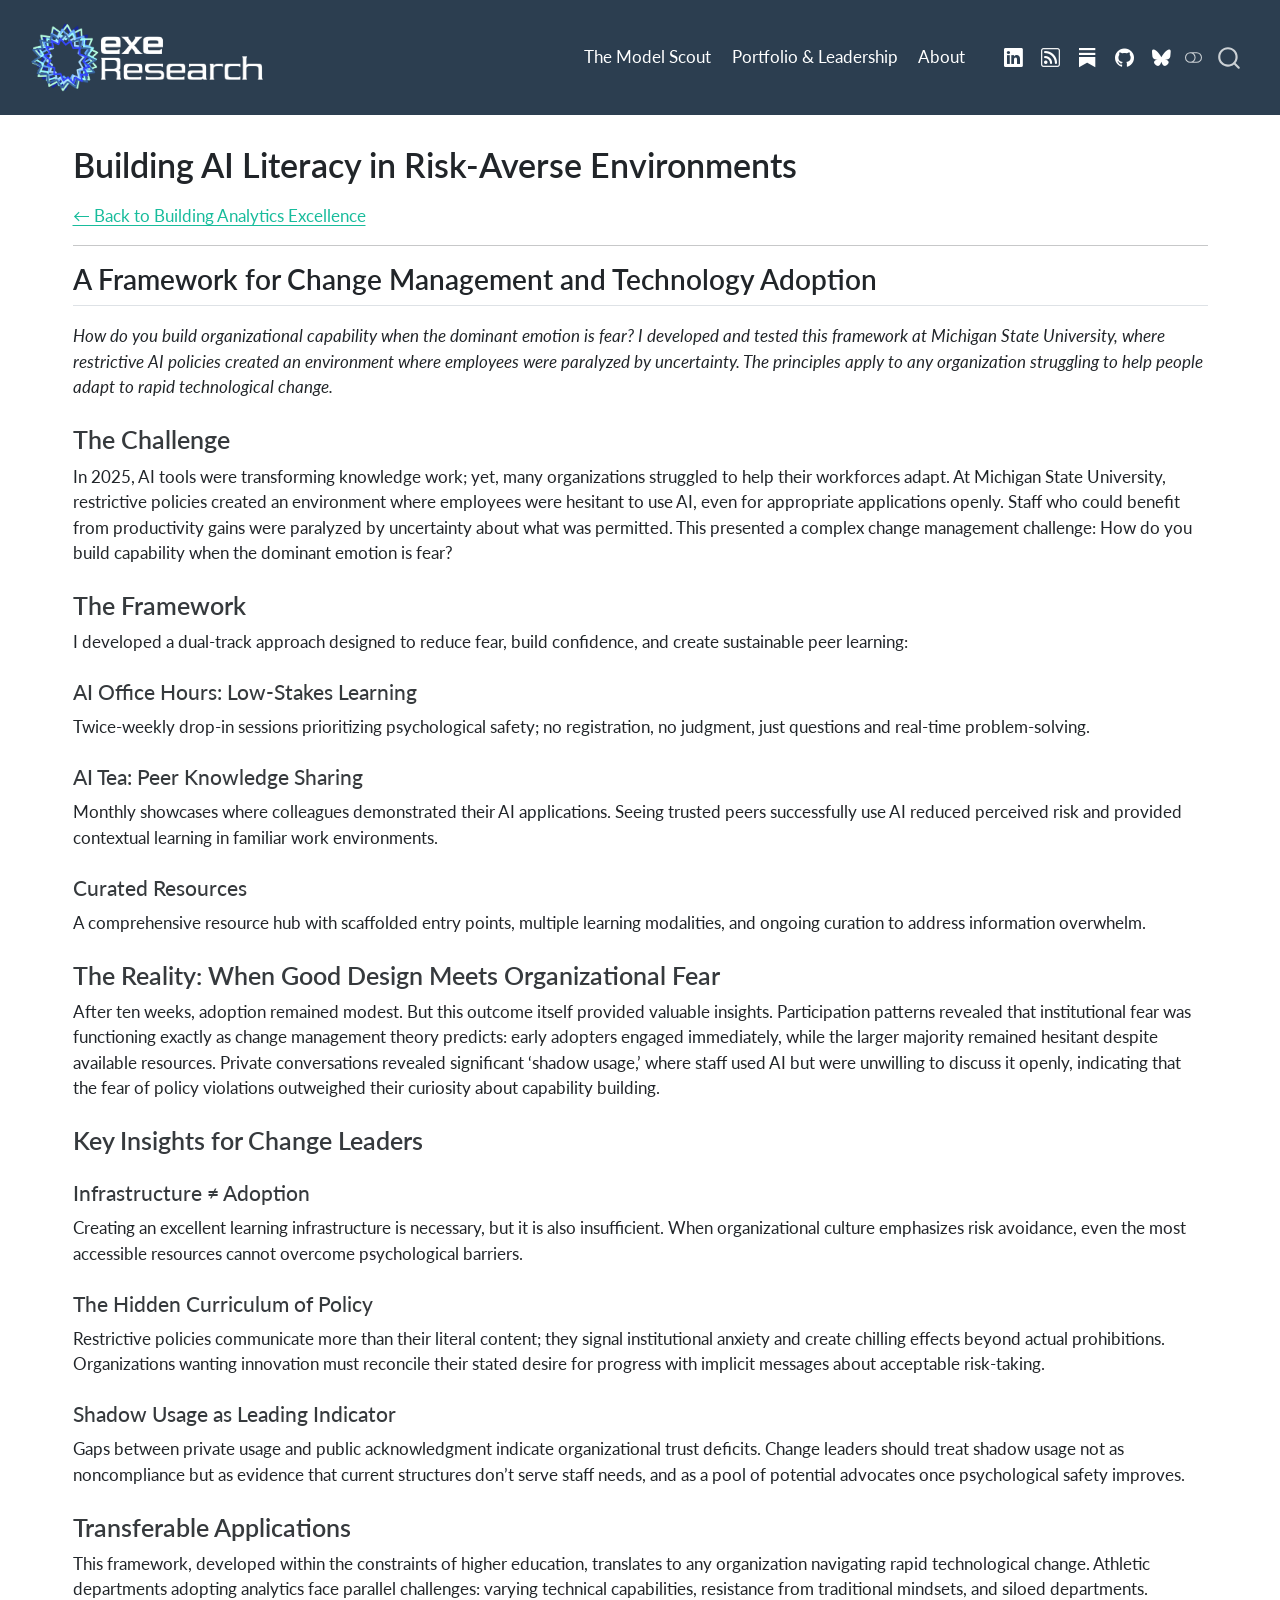
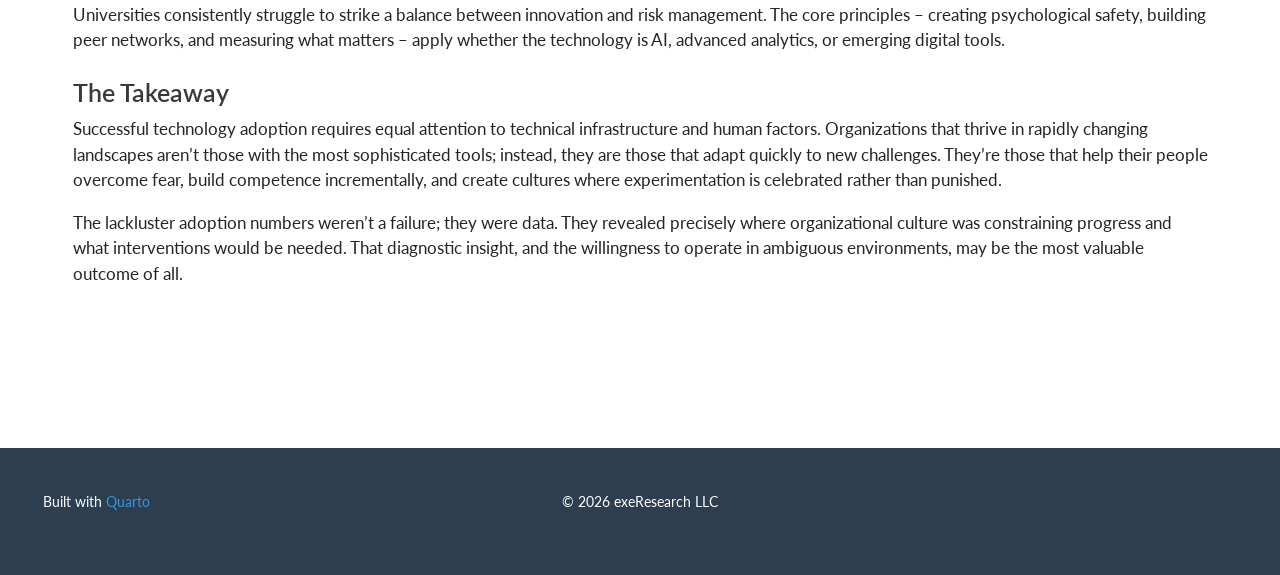
<file: pl_AIOfficeHours.html>
<!DOCTYPE html>
<html xmlns="http://www.w3.org/1999/xhtml" lang="en" xml:lang="en"><head>

<meta charset="utf-8">
<meta name="generator" content="quarto-1.8.27">

<meta name="viewport" content="width=device-width, initial-scale=1.0, user-scalable=yes">


<title>Building AI Literacy in Risk-Averse Environments – exeResearch | Analytics for Sports - Higher Ed - Awesomeness</title>
<style>
code{white-space: pre-wrap;}
span.smallcaps{font-variant: small-caps;}
div.columns{display: flex; gap: min(4vw, 1.5em);}
div.column{flex: auto; overflow-x: auto;}
div.hanging-indent{margin-left: 1.5em; text-indent: -1.5em;}
ul.task-list{list-style: none;}
ul.task-list li input[type="checkbox"] {
  width: 0.8em;
  margin: 0 0.8em 0.2em -1em; /* quarto-specific, see https://github.com/quarto-dev/quarto-cli/issues/4556 */ 
  vertical-align: middle;
}
</style>


<script src="site_libs/quarto-nav/quarto-nav.js"></script>
<script src="site_libs/quarto-nav/headroom.min.js"></script>
<script src="site_libs/clipboard/clipboard.min.js"></script>
<script src="site_libs/quarto-search/autocomplete.umd.js"></script>
<script src="site_libs/quarto-search/fuse.min.js"></script>
<script src="site_libs/quarto-search/quarto-search.js"></script>
<meta name="quarto:offset" content="./">
<link href="./images/exeResearch_64x64pixels_favicon.png" rel="icon" type="image/png">
<script src="site_libs/quarto-html/quarto.js" type="module"></script>
<script src="site_libs/quarto-html/tabsets/tabsets.js" type="module"></script>
<script src="site_libs/quarto-html/axe/axe-check.js" type="module"></script>
<script src="site_libs/quarto-html/popper.min.js"></script>
<script src="site_libs/quarto-html/tippy.umd.min.js"></script>
<script src="site_libs/quarto-html/anchor.min.js"></script>
<link href="site_libs/quarto-html/tippy.css" rel="stylesheet">
<link href="site_libs/quarto-html/quarto-syntax-highlighting-ed96de9b727972fe78a7b5d16c58bf87.css" rel="stylesheet" class="quarto-color-scheme" id="quarto-text-highlighting-styles">
<link href="site_libs/quarto-html/quarto-syntax-highlighting-dark-4d9afe2b8d18ee9fa5d0d57b5ed4214d.css" rel="stylesheet" class="quarto-color-scheme quarto-color-alternate" id="quarto-text-highlighting-styles">
<link href="site_libs/quarto-html/quarto-syntax-highlighting-ed96de9b727972fe78a7b5d16c58bf87.css" rel="stylesheet" class="quarto-color-scheme-extra" id="quarto-text-highlighting-styles">
<script src="site_libs/bootstrap/bootstrap.min.js"></script>
<link href="site_libs/bootstrap/bootstrap-icons.css" rel="stylesheet">
<link href="site_libs/bootstrap/bootstrap-f93c2b1f3f0577f377aefa4848a86a36.min.css" rel="stylesheet" append-hash="true" class="quarto-color-scheme" id="quarto-bootstrap" data-mode="light">
<link href="site_libs/bootstrap/bootstrap-dark-0d4a9d19931feb4fee1ddab4b2489000.min.css" rel="stylesheet" append-hash="true" class="quarto-color-scheme quarto-color-alternate" id="quarto-bootstrap" data-mode="dark">
<link href="site_libs/bootstrap/bootstrap-f93c2b1f3f0577f377aefa4848a86a36.min.css" rel="stylesheet" append-hash="true" class="quarto-color-scheme-extra" id="quarto-bootstrap" data-mode="light">
<script src="site_libs/quarto-contrib/iconify-3.0.0/iconify-icon.min.js"></script>
<script id="quarto-search-options" type="application/json">{
  "location": "navbar",
  "copy-button": false,
  "collapse-after": 3,
  "panel-placement": "end",
  "type": "overlay",
  "limit": 50,
  "keyboard-shortcut": [
    "f",
    "/",
    "s"
  ],
  "show-item-context": false,
  "language": {
    "search-no-results-text": "No results",
    "search-matching-documents-text": "matching documents",
    "search-copy-link-title": "Copy link to search",
    "search-hide-matches-text": "Hide additional matches",
    "search-more-match-text": "more match in this document",
    "search-more-matches-text": "more matches in this document",
    "search-clear-button-title": "Clear",
    "search-text-placeholder": "",
    "search-detached-cancel-button-title": "Cancel",
    "search-submit-button-title": "Submit",
    "search-label": "Search"
  }
}</script>
<script async="" src="https://www.googletagmanager.com/gtag/js?id=G-L2BRBH4006"></script>

<script type="text/javascript">

window.dataLayer = window.dataLayer || [];
function gtag(){dataLayer.push(arguments);}
gtag('js', new Date());
gtag('config', 'G-L2BRBH4006', { 'anonymize_ip': true});
</script>


<link rel="stylesheet" href="styles.css">
<meta property="og:title" content="Building AI Literacy in Risk-Averse Environments – exeResearch | Analytics for Sports - Higher Ed - Awesomeness">
<meta property="og:description" content="">
<meta property="og:site_name" content="exeResearch | Analytics for Sports - Higher Ed - Awesomeness">
<meta name="twitter:title" content="Building AI Literacy in Risk-Averse Environments – exeResearch | Analytics for Sports - Higher Ed - Awesomeness">
<meta name="twitter:description" content="">
<meta name="twitter:card" content="summary">
</head>

<body class="nav-fixed quarto-light"><script id="quarto-html-before-body" type="application/javascript">
    const toggleBodyColorMode = (bsSheetEl) => {
      const mode = bsSheetEl.getAttribute("data-mode");
      const bodyEl = window.document.querySelector("body");
      if (mode === "dark") {
        bodyEl.classList.add("quarto-dark");
        bodyEl.classList.remove("quarto-light");
      } else {
        bodyEl.classList.add("quarto-light");
        bodyEl.classList.remove("quarto-dark");
      }
    }
    const toggleBodyColorPrimary = () => {
      const bsSheetEl = window.document.querySelector("link#quarto-bootstrap:not([rel=disabled-stylesheet])");
      if (bsSheetEl) {
        toggleBodyColorMode(bsSheetEl);
      }
    }
    const setColorSchemeToggle = (alternate) => {
      const toggles = window.document.querySelectorAll('.quarto-color-scheme-toggle');
      for (let i=0; i < toggles.length; i++) {
        const toggle = toggles[i];
        if (toggle) {
          if (alternate) {
            toggle.classList.add("alternate");
          } else {
            toggle.classList.remove("alternate");
          }
        }
      }
    };
    const toggleColorMode = (alternate) => {
      // Switch the stylesheets
      const primaryStylesheets = window.document.querySelectorAll('link.quarto-color-scheme:not(.quarto-color-alternate)');
      const alternateStylesheets = window.document.querySelectorAll('link.quarto-color-scheme.quarto-color-alternate');
      manageTransitions('#quarto-margin-sidebar .nav-link', false);
      if (alternate) {
        // note: dark is layered on light, we don't disable primary!
        enableStylesheet(alternateStylesheets);
        for (const sheetNode of alternateStylesheets) {
          if (sheetNode.id === "quarto-bootstrap") {
            toggleBodyColorMode(sheetNode);
          }
        }
      } else {
        disableStylesheet(alternateStylesheets);
        enableStylesheet(primaryStylesheets)
        toggleBodyColorPrimary();
      }
      manageTransitions('#quarto-margin-sidebar .nav-link', true);
      // Switch the toggles
      setColorSchemeToggle(alternate)
      // Hack to workaround the fact that safari doesn't
      // properly recolor the scrollbar when toggling (#1455)
      if (navigator.userAgent.indexOf('Safari') > 0 && navigator.userAgent.indexOf('Chrome') == -1) {
        manageTransitions("body", false);
        window.scrollTo(0, 1);
        setTimeout(() => {
          window.scrollTo(0, 0);
          manageTransitions("body", true);
        }, 40);
      }
    }
    const disableStylesheet = (stylesheets) => {
      for (let i=0; i < stylesheets.length; i++) {
        const stylesheet = stylesheets[i];
        stylesheet.rel = 'disabled-stylesheet';
      }
    }
    const enableStylesheet = (stylesheets) => {
      for (let i=0; i < stylesheets.length; i++) {
        const stylesheet = stylesheets[i];
        if(stylesheet.rel !== 'stylesheet') { // for Chrome, which will still FOUC without this check
          stylesheet.rel = 'stylesheet';
        }
      }
    }
    const manageTransitions = (selector, allowTransitions) => {
      const els = window.document.querySelectorAll(selector);
      for (let i=0; i < els.length; i++) {
        const el = els[i];
        if (allowTransitions) {
          el.classList.remove('notransition');
        } else {
          el.classList.add('notransition');
        }
      }
    }
    const isFileUrl = () => {
      return window.location.protocol === 'file:';
    }
    const hasAlternateSentinel = () => {
      let styleSentinel = getColorSchemeSentinel();
      if (styleSentinel !== null) {
        return styleSentinel === "alternate";
      } else {
        return false;
      }
    }
    const setStyleSentinel = (alternate) => {
      const value = alternate ? "alternate" : "default";
      if (!isFileUrl()) {
        window.localStorage.setItem("quarto-color-scheme", value);
      } else {
        localAlternateSentinel = value;
      }
    }
    const getColorSchemeSentinel = () => {
      if (!isFileUrl()) {
        const storageValue = window.localStorage.getItem("quarto-color-scheme");
        return storageValue != null ? storageValue : localAlternateSentinel;
      } else {
        return localAlternateSentinel;
      }
    }
    const toggleGiscusIfUsed = (isAlternate, darkModeDefault) => {
      const baseTheme = document.querySelector('#giscus-base-theme')?.value ?? 'light';
      const alternateTheme = document.querySelector('#giscus-alt-theme')?.value ?? 'dark';
      let newTheme = '';
      if(authorPrefersDark) {
        newTheme = isAlternate ? baseTheme : alternateTheme;
      } else {
        newTheme = isAlternate ? alternateTheme : baseTheme;
      }
      const changeGiscusTheme = () => {
        // From: https://github.com/giscus/giscus/issues/336
        const sendMessage = (message) => {
          const iframe = document.querySelector('iframe.giscus-frame');
          if (!iframe) return;
          iframe.contentWindow.postMessage({ giscus: message }, 'https://giscus.app');
        }
        sendMessage({
          setConfig: {
            theme: newTheme
          }
        });
      }
      const isGiscussLoaded = window.document.querySelector('iframe.giscus-frame') !== null;
      if (isGiscussLoaded) {
        changeGiscusTheme();
      }
    };
    const authorPrefersDark = false;
    const queryPrefersDark = window.matchMedia('(prefers-color-scheme: dark)');
    const darkModeDefault = queryPrefersDark.matches;
      document.querySelector('link#quarto-text-highlighting-styles.quarto-color-scheme-extra').rel = 'disabled-stylesheet';
      document.querySelector('link#quarto-bootstrap.quarto-color-scheme-extra').rel = 'disabled-stylesheet';
    let localAlternateSentinel = darkModeDefault ? 'alternate' : 'default';
    // Dark / light mode switch
    window.quartoToggleColorScheme = () => {
      // Read the current dark / light value
      let toAlternate = !hasAlternateSentinel();
      toggleColorMode(toAlternate);
      setStyleSentinel(toAlternate);
      toggleGiscusIfUsed(toAlternate, darkModeDefault);
      window.dispatchEvent(new Event('resize'));
    };
    queryPrefersDark.addEventListener("change", e => {
      if(window.localStorage.getItem("quarto-color-scheme") !== null)
        return;
      const alternate = e.matches
      toggleColorMode(alternate);
      localAlternateSentinel = e.matches ? 'alternate' : 'default'; // this is used alongside local storage!
      toggleGiscusIfUsed(alternate, darkModeDefault);
    });
    // Switch to dark mode if need be
    if (hasAlternateSentinel()) {
      toggleColorMode(true);
    } else {
      toggleColorMode(false);
    }
  </script>

<div id="quarto-search-results"></div>
  <header id="quarto-header" class="headroom fixed-top">
    <nav class="navbar navbar-expand-lg " data-bs-theme="dark">
      <div class="navbar-container container-fluid">
      <div class="navbar-brand-container mx-auto">
    <a href="./index.html" class="navbar-brand navbar-brand-logo">
    <img src="./images/exeResearch_logo_150dpi_transBG_whiteText.png" alt="exeResearch" class="navbar-logo light-content">
    <img src="./images/exeResearch_logo_150dpi_transBG_whiteText.png" alt="exeResearch" class="navbar-logo dark-content">
    </a>
  </div>
            <div id="quarto-search" class="" title="Search"></div>
          <button class="navbar-toggler" type="button" data-bs-toggle="collapse" data-bs-target="#navbarCollapse" aria-controls="navbarCollapse" role="menu" aria-expanded="false" aria-label="Toggle navigation" onclick="if (window.quartoToggleHeadroom) { window.quartoToggleHeadroom(); }">
  <span class="navbar-toggler-icon"></span>
</button>
          <div class="collapse navbar-collapse" id="navbarCollapse">
            <ul class="navbar-nav navbar-nav-scroll ms-auto">
  <li class="nav-item">
    <a class="nav-link" href="./blog.html"> 
<span class="menu-text">The Model Scout</span></a>
  </li>  
  <li class="nav-item">
    <a class="nav-link" href="./portfolio-leadership.html"> 
<span class="menu-text">Portfolio &amp; Leadership</span></a>
  </li>  
  <li class="nav-item">
    <a class="nav-link" href="./index.html#about"> 
<span class="menu-text">About</span></a>
  </li>  
  <li class="nav-item">
    <a class="nav-link" href="mailto:emilio@exeResearch.com"> 
<span class="menu-text"><iconify-icon role="img" inline="" icon="mdi:email" style="font-size: 1.5em;" aria-label="Icon email from mdi Iconify.design set." title="Icon email from mdi Iconify.design set."></iconify-icon></span></a>
  </li>  
  <li class="nav-item compact">
    <a class="nav-link" href="https://www.linkedin.com/in/emilioxavieresposito/"> <i class="bi bi-linkedin" role="img">
</i> 
<span class="menu-text"></span></a>
  </li>  
  <li class="nav-item compact">
    <a class="nav-link" href="./blog.xml"> <i class="bi bi-rss" role="img" aria-label="RSS Feed">
</i> 
<span class="menu-text"></span></a>
  </li>  
  <li class="nav-item compact">
    <a class="nav-link" href="https://substack.exeresearch.com"> <i class="bi bi-substack" role="img" aria-label="Substack">
</i> 
<span class="menu-text"></span></a>
  </li>  
  <li class="nav-item compact">
    <a class="nav-link" href="https://github.com/emilioxavier"> <i class="bi bi-github" role="img">
</i> 
<span class="menu-text"></span></a>
  </li>  
  <li class="nav-item compact">
    <a class="nav-link" href="https://bsky.app/profile/exesposito.bsky.social"> <i class="bi bi-bluesky" role="img">
</i> 
<span class="menu-text"></span></a>
  </li>  
</ul>
          </div> <!-- /navcollapse -->
            <div class="quarto-navbar-tools">
  <a href="" class="quarto-color-scheme-toggle quarto-navigation-tool  px-1" onclick="window.quartoToggleColorScheme(); return false;" title="Toggle dark mode"><i class="bi"></i></a>
</div>
      </div> <!-- /container-fluid -->
    </nav>
</header>
<!-- content -->
<div id="quarto-content" class="quarto-container page-columns page-rows-contents page-layout-full page-navbar">
<!-- sidebar -->
<!-- margin-sidebar -->
    
<!-- main -->
<main class="content column-page" id="quarto-document-content">


<header id="title-block-header" class="quarto-title-block default">
<div class="quarto-title">
<h1 class="title">Building AI Literacy in Risk-Averse Environments</h1>
</div>



<div class="quarto-title-meta column-page">

    
  
    
  </div>
  


</header>


<p><a href="./portfolio-leadership.html">← Back to Building Analytics Excellence</a></p>
<hr>
<section id="a-framework-for-change-management-and-technology-adoption" class="level2">
<h2 class="anchored" data-anchor-id="a-framework-for-change-management-and-technology-adoption">A Framework for Change Management and Technology Adoption</h2>
<p><em>How do you build organizational capability when the dominant emotion is fear? I developed and tested this framework at Michigan State University, where restrictive AI policies created an environment where employees were paralyzed by uncertainty. The principles apply to any organization struggling to help people adapt to rapid technological change.</em></p>
<section id="the-challenge" class="level3">
<h3 class="anchored" data-anchor-id="the-challenge">The Challenge</h3>
<p>In 2025, AI tools were transforming knowledge work; yet, many organizations struggled to help their workforces adapt. At Michigan State University, restrictive policies created an environment where employees were hesitant to use AI, even for appropriate applications openly. Staff who could benefit from productivity gains were paralyzed by uncertainty about what was permitted. This presented a complex change management challenge: How do you build capability when the dominant emotion is fear?</p>
</section>
<section id="the-framework" class="level3">
<h3 class="anchored" data-anchor-id="the-framework">The Framework</h3>
<p>I developed a dual-track approach designed to reduce fear, build confidence, and create sustainable peer learning:</p>
<section id="ai-office-hours-low-stakes-learning" class="level4">
<h4 class="anchored" data-anchor-id="ai-office-hours-low-stakes-learning">AI Office Hours: Low-Stakes Learning</h4>
<p>Twice-weekly drop-in sessions prioritizing psychological safety; no registration, no judgment, just questions and real-time problem-solving.</p>
</section>
<section id="ai-tea-peer-knowledge-sharing" class="level4">
<h4 class="anchored" data-anchor-id="ai-tea-peer-knowledge-sharing">AI Tea: Peer Knowledge Sharing</h4>
<p>Monthly showcases where colleagues demonstrated their AI applications. Seeing trusted peers successfully use AI reduced perceived risk and provided contextual learning in familiar work environments.</p>
</section>
<section id="curated-resources" class="level4">
<h4 class="anchored" data-anchor-id="curated-resources">Curated Resources</h4>
<p>A comprehensive resource hub with scaffolded entry points, multiple learning modalities, and ongoing curation to address information overwhelm.</p>
</section>
</section>
<section id="the-reality-when-good-design-meets-organizational-fear" class="level3">
<h3 class="anchored" data-anchor-id="the-reality-when-good-design-meets-organizational-fear">The Reality: When Good Design Meets Organizational Fear</h3>
<p>After ten weeks, adoption remained modest. But this outcome itself provided valuable insights. Participation patterns revealed that institutional fear was functioning exactly as change management theory predicts: early adopters engaged immediately, while the larger majority remained hesitant despite available resources. Private conversations revealed significant ‘shadow usage,’ where staff used AI but were unwilling to discuss it openly, indicating that the fear of policy violations outweighed their curiosity about capability building.</p>
</section>
<section id="key-insights-for-change-leaders" class="level3">
<h3 class="anchored" data-anchor-id="key-insights-for-change-leaders">Key Insights for Change Leaders</h3>
<section id="infrastructure-adoption" class="level4">
<h4 class="anchored" data-anchor-id="infrastructure-adoption">Infrastructure ≠ Adoption</h4>
<p>Creating an excellent learning infrastructure is necessary, but it is also insufficient. When organizational culture emphasizes risk avoidance, even the most accessible resources cannot overcome psychological barriers.</p>
</section>
<section id="the-hidden-curriculum-of-policy" class="level4">
<h4 class="anchored" data-anchor-id="the-hidden-curriculum-of-policy">The Hidden Curriculum of Policy</h4>
<p>Restrictive policies communicate more than their literal content; they signal institutional anxiety and create chilling effects beyond actual prohibitions. Organizations wanting innovation must reconcile their stated desire for progress with implicit messages about acceptable risk-taking.</p>
</section>
<section id="shadow-usage-as-leading-indicator" class="level4">
<h4 class="anchored" data-anchor-id="shadow-usage-as-leading-indicator">Shadow Usage as Leading Indicator</h4>
<p>Gaps between private usage and public acknowledgment indicate organizational trust deficits. Change leaders should treat shadow usage not as noncompliance but as evidence that current structures don’t serve staff needs, and as a pool of potential advocates once psychological safety improves.</p>
</section>
</section>
<section id="transferable-applications" class="level3">
<h3 class="anchored" data-anchor-id="transferable-applications">Transferable Applications</h3>
<p>This framework, developed within the constraints of higher education, translates to any organization navigating rapid technological change. Athletic departments adopting analytics face parallel challenges: varying technical capabilities, resistance from traditional mindsets, and siloed departments. Universities consistently struggle to strike a balance between innovation and risk management. The core principles – creating psychological safety, building peer networks, and measuring what matters – apply whether the technology is AI, advanced analytics, or emerging digital tools.</p>
</section>
<section id="the-takeaway" class="level3">
<h3 class="anchored" data-anchor-id="the-takeaway">The Takeaway</h3>
<p>Successful technology adoption requires equal attention to technical infrastructure and human factors. Organizations that thrive in rapidly changing landscapes aren’t those with the most sophisticated tools; instead, they are those that adapt quickly to new challenges. They’re those that help their people overcome fear, build competence incrementally, and create cultures where experimentation is celebrated rather than punished.</p>
<p>The lackluster adoption numbers weren’t a failure; they were data. They revealed precisely where organizational culture was constraining progress and what interventions would be needed. That diagnostic insight, and the willingness to operate in ambiguous environments, may be the most valuable outcome of all.</p>


</section>
</section>

</main> <!-- /main -->
<script id="quarto-html-after-body" type="application/javascript">
  window.document.addEventListener("DOMContentLoaded", function (event) {
    // Ensure there is a toggle, if there isn't float one in the top right
    if (window.document.querySelector('.quarto-color-scheme-toggle') === null) {
      const a = window.document.createElement('a');
      a.classList.add('top-right');
      a.classList.add('quarto-color-scheme-toggle');
      a.href = "";
      a.onclick = function() { try { window.quartoToggleColorScheme(); } catch {} return false; };
      const i = window.document.createElement("i");
      i.classList.add('bi');
      a.appendChild(i);
      window.document.body.appendChild(a);
    }
    setColorSchemeToggle(hasAlternateSentinel())
    const icon = "";
    const anchorJS = new window.AnchorJS();
    anchorJS.options = {
      placement: 'right',
      icon: icon
    };
    anchorJS.add('.anchored');
    const isCodeAnnotation = (el) => {
      for (const clz of el.classList) {
        if (clz.startsWith('code-annotation-')) {                     
          return true;
        }
      }
      return false;
    }
    const onCopySuccess = function(e) {
      // button target
      const button = e.trigger;
      // don't keep focus
      button.blur();
      // flash "checked"
      button.classList.add('code-copy-button-checked');
      var currentTitle = button.getAttribute("title");
      button.setAttribute("title", "Copied!");
      let tooltip;
      if (window.bootstrap) {
        button.setAttribute("data-bs-toggle", "tooltip");
        button.setAttribute("data-bs-placement", "left");
        button.setAttribute("data-bs-title", "Copied!");
        tooltip = new bootstrap.Tooltip(button, 
          { trigger: "manual", 
            customClass: "code-copy-button-tooltip",
            offset: [0, -8]});
        tooltip.show();    
      }
      setTimeout(function() {
        if (tooltip) {
          tooltip.hide();
          button.removeAttribute("data-bs-title");
          button.removeAttribute("data-bs-toggle");
          button.removeAttribute("data-bs-placement");
        }
        button.setAttribute("title", currentTitle);
        button.classList.remove('code-copy-button-checked');
      }, 1000);
      // clear code selection
      e.clearSelection();
    }
    const getTextToCopy = function(trigger) {
      const outerScaffold = trigger.parentElement.cloneNode(true);
      const codeEl = outerScaffold.querySelector('code');
      for (const childEl of codeEl.children) {
        if (isCodeAnnotation(childEl)) {
          childEl.remove();
        }
      }
      return codeEl.innerText;
    }
    const clipboard = new window.ClipboardJS('.code-copy-button:not([data-in-quarto-modal])', {
      text: getTextToCopy
    });
    clipboard.on('success', onCopySuccess);
    if (window.document.getElementById('quarto-embedded-source-code-modal')) {
      const clipboardModal = new window.ClipboardJS('.code-copy-button[data-in-quarto-modal]', {
        text: getTextToCopy,
        container: window.document.getElementById('quarto-embedded-source-code-modal')
      });
      clipboardModal.on('success', onCopySuccess);
    }
      var localhostRegex = new RegExp(/^(?:http|https):\/\/localhost\:?[0-9]*\//);
      var mailtoRegex = new RegExp(/^mailto:/);
        var filterRegex = new RegExp("https:\/\/exeresearch\.com");
      var isInternal = (href) => {
          return filterRegex.test(href) || localhostRegex.test(href) || mailtoRegex.test(href);
      }
      // Inspect non-navigation links and adorn them if external
     var links = window.document.querySelectorAll('a[href]:not(.nav-link):not(.navbar-brand):not(.toc-action):not(.sidebar-link):not(.sidebar-item-toggle):not(.pagination-link):not(.no-external):not([aria-hidden]):not(.dropdown-item):not(.quarto-navigation-tool):not(.about-link)');
      for (var i=0; i<links.length; i++) {
        const link = links[i];
        if (!isInternal(link.href)) {
          // undo the damage that might have been done by quarto-nav.js in the case of
          // links that we want to consider external
          if (link.dataset.originalHref !== undefined) {
            link.href = link.dataset.originalHref;
          }
            // target, if specified
            link.setAttribute("target", "_blank");
            if (link.getAttribute("rel") === null) {
              link.setAttribute("rel", "noopener");
            }
        }
      }
    function tippyHover(el, contentFn, onTriggerFn, onUntriggerFn) {
      const config = {
        allowHTML: true,
        maxWidth: 500,
        delay: 100,
        arrow: false,
        appendTo: function(el) {
            return el.parentElement;
        },
        interactive: true,
        interactiveBorder: 10,
        theme: 'quarto',
        placement: 'bottom-start',
      };
      if (contentFn) {
        config.content = contentFn;
      }
      if (onTriggerFn) {
        config.onTrigger = onTriggerFn;
      }
      if (onUntriggerFn) {
        config.onUntrigger = onUntriggerFn;
      }
      window.tippy(el, config); 
    }
    const noterefs = window.document.querySelectorAll('a[role="doc-noteref"]');
    for (var i=0; i<noterefs.length; i++) {
      const ref = noterefs[i];
      tippyHover(ref, function() {
        // use id or data attribute instead here
        let href = ref.getAttribute('data-footnote-href') || ref.getAttribute('href');
        try { href = new URL(href).hash; } catch {}
        const id = href.replace(/^#\/?/, "");
        const note = window.document.getElementById(id);
        if (note) {
          return note.innerHTML;
        } else {
          return "";
        }
      });
    }
    const xrefs = window.document.querySelectorAll('a.quarto-xref');
    const processXRef = (id, note) => {
      // Strip column container classes
      const stripColumnClz = (el) => {
        el.classList.remove("page-full", "page-columns");
        if (el.children) {
          for (const child of el.children) {
            stripColumnClz(child);
          }
        }
      }
      stripColumnClz(note)
      if (id === null || id.startsWith('sec-')) {
        // Special case sections, only their first couple elements
        const container = document.createElement("div");
        if (note.children && note.children.length > 2) {
          container.appendChild(note.children[0].cloneNode(true));
          for (let i = 1; i < note.children.length; i++) {
            const child = note.children[i];
            if (child.tagName === "P" && child.innerText === "") {
              continue;
            } else {
              container.appendChild(child.cloneNode(true));
              break;
            }
          }
          if (window.Quarto?.typesetMath) {
            window.Quarto.typesetMath(container);
          }
          return container.innerHTML
        } else {
          if (window.Quarto?.typesetMath) {
            window.Quarto.typesetMath(note);
          }
          return note.innerHTML;
        }
      } else {
        // Remove any anchor links if they are present
        const anchorLink = note.querySelector('a.anchorjs-link');
        if (anchorLink) {
          anchorLink.remove();
        }
        if (window.Quarto?.typesetMath) {
          window.Quarto.typesetMath(note);
        }
        if (note.classList.contains("callout")) {
          return note.outerHTML;
        } else {
          return note.innerHTML;
        }
      }
    }
    for (var i=0; i<xrefs.length; i++) {
      const xref = xrefs[i];
      tippyHover(xref, undefined, function(instance) {
        instance.disable();
        let url = xref.getAttribute('href');
        let hash = undefined; 
        if (url.startsWith('#')) {
          hash = url;
        } else {
          try { hash = new URL(url).hash; } catch {}
        }
        if (hash) {
          const id = hash.replace(/^#\/?/, "");
          const note = window.document.getElementById(id);
          if (note !== null) {
            try {
              const html = processXRef(id, note.cloneNode(true));
              instance.setContent(html);
            } finally {
              instance.enable();
              instance.show();
            }
          } else {
            // See if we can fetch this
            fetch(url.split('#')[0])
            .then(res => res.text())
            .then(html => {
              const parser = new DOMParser();
              const htmlDoc = parser.parseFromString(html, "text/html");
              const note = htmlDoc.getElementById(id);
              if (note !== null) {
                const html = processXRef(id, note);
                instance.setContent(html);
              } 
            }).finally(() => {
              instance.enable();
              instance.show();
            });
          }
        } else {
          // See if we can fetch a full url (with no hash to target)
          // This is a special case and we should probably do some content thinning / targeting
          fetch(url)
          .then(res => res.text())
          .then(html => {
            const parser = new DOMParser();
            const htmlDoc = parser.parseFromString(html, "text/html");
            const note = htmlDoc.querySelector('main.content');
            if (note !== null) {
              // This should only happen for chapter cross references
              // (since there is no id in the URL)
              // remove the first header
              if (note.children.length > 0 && note.children[0].tagName === "HEADER") {
                note.children[0].remove();
              }
              const html = processXRef(null, note);
              instance.setContent(html);
            } 
          }).finally(() => {
            instance.enable();
            instance.show();
          });
        }
      }, function(instance) {
      });
    }
        let selectedAnnoteEl;
        const selectorForAnnotation = ( cell, annotation) => {
          let cellAttr = 'data-code-cell="' + cell + '"';
          let lineAttr = 'data-code-annotation="' +  annotation + '"';
          const selector = 'span[' + cellAttr + '][' + lineAttr + ']';
          return selector;
        }
        const selectCodeLines = (annoteEl) => {
          const doc = window.document;
          const targetCell = annoteEl.getAttribute("data-target-cell");
          const targetAnnotation = annoteEl.getAttribute("data-target-annotation");
          const annoteSpan = window.document.querySelector(selectorForAnnotation(targetCell, targetAnnotation));
          const lines = annoteSpan.getAttribute("data-code-lines").split(",");
          const lineIds = lines.map((line) => {
            return targetCell + "-" + line;
          })
          let top = null;
          let height = null;
          let parent = null;
          if (lineIds.length > 0) {
              //compute the position of the single el (top and bottom and make a div)
              const el = window.document.getElementById(lineIds[0]);
              top = el.offsetTop;
              height = el.offsetHeight;
              parent = el.parentElement.parentElement;
            if (lineIds.length > 1) {
              const lastEl = window.document.getElementById(lineIds[lineIds.length - 1]);
              const bottom = lastEl.offsetTop + lastEl.offsetHeight;
              height = bottom - top;
            }
            if (top !== null && height !== null && parent !== null) {
              // cook up a div (if necessary) and position it 
              let div = window.document.getElementById("code-annotation-line-highlight");
              if (div === null) {
                div = window.document.createElement("div");
                div.setAttribute("id", "code-annotation-line-highlight");
                div.style.position = 'absolute';
                parent.appendChild(div);
              }
              div.style.top = top - 2 + "px";
              div.style.height = height + 4 + "px";
              div.style.left = 0;
              let gutterDiv = window.document.getElementById("code-annotation-line-highlight-gutter");
              if (gutterDiv === null) {
                gutterDiv = window.document.createElement("div");
                gutterDiv.setAttribute("id", "code-annotation-line-highlight-gutter");
                gutterDiv.style.position = 'absolute';
                const codeCell = window.document.getElementById(targetCell);
                const gutter = codeCell.querySelector('.code-annotation-gutter');
                gutter.appendChild(gutterDiv);
              }
              gutterDiv.style.top = top - 2 + "px";
              gutterDiv.style.height = height + 4 + "px";
            }
            selectedAnnoteEl = annoteEl;
          }
        };
        const unselectCodeLines = () => {
          const elementsIds = ["code-annotation-line-highlight", "code-annotation-line-highlight-gutter"];
          elementsIds.forEach((elId) => {
            const div = window.document.getElementById(elId);
            if (div) {
              div.remove();
            }
          });
          selectedAnnoteEl = undefined;
        };
          // Handle positioning of the toggle
      window.addEventListener(
        "resize",
        throttle(() => {
          elRect = undefined;
          if (selectedAnnoteEl) {
            selectCodeLines(selectedAnnoteEl);
          }
        }, 10)
      );
      function throttle(fn, ms) {
      let throttle = false;
      let timer;
        return (...args) => {
          if(!throttle) { // first call gets through
              fn.apply(this, args);
              throttle = true;
          } else { // all the others get throttled
              if(timer) clearTimeout(timer); // cancel #2
              timer = setTimeout(() => {
                fn.apply(this, args);
                timer = throttle = false;
              }, ms);
          }
        };
      }
        // Attach click handler to the DT
        const annoteDls = window.document.querySelectorAll('dt[data-target-cell]');
        for (const annoteDlNode of annoteDls) {
          annoteDlNode.addEventListener('click', (event) => {
            const clickedEl = event.target;
            if (clickedEl !== selectedAnnoteEl) {
              unselectCodeLines();
              const activeEl = window.document.querySelector('dt[data-target-cell].code-annotation-active');
              if (activeEl) {
                activeEl.classList.remove('code-annotation-active');
              }
              selectCodeLines(clickedEl);
              clickedEl.classList.add('code-annotation-active');
            } else {
              // Unselect the line
              unselectCodeLines();
              clickedEl.classList.remove('code-annotation-active');
            }
          });
        }
    const findCites = (el) => {
      const parentEl = el.parentElement;
      if (parentEl) {
        const cites = parentEl.dataset.cites;
        if (cites) {
          return {
            el,
            cites: cites.split(' ')
          };
        } else {
          return findCites(el.parentElement)
        }
      } else {
        return undefined;
      }
    };
    var bibliorefs = window.document.querySelectorAll('a[role="doc-biblioref"]');
    for (var i=0; i<bibliorefs.length; i++) {
      const ref = bibliorefs[i];
      const citeInfo = findCites(ref);
      if (citeInfo) {
        tippyHover(citeInfo.el, function() {
          var popup = window.document.createElement('div');
          citeInfo.cites.forEach(function(cite) {
            var citeDiv = window.document.createElement('div');
            citeDiv.classList.add('hanging-indent');
            citeDiv.classList.add('csl-entry');
            var biblioDiv = window.document.getElementById('ref-' + cite);
            if (biblioDiv) {
              citeDiv.innerHTML = biblioDiv.innerHTML;
            }
            popup.appendChild(citeDiv);
          });
          return popup.innerHTML;
        });
      }
    }
  });
  </script>
</div> <!-- /content -->
<footer class="footer">
  <div class="nav-footer">
    <div class="nav-footer-left">
<p>Built with <a href="https://quarto.org">Quarto</a></p>
</div>   
    <div class="nav-footer-center">
<p>© 2026 exeResearch LLC</p>
</div>
    <div class="nav-footer-right">
<p><a href="mailto:emilio@exeResearch.com"><iconify-icon role="img" inline="" icon="mdi:email" style="font-size: 1.5em;" aria-label="Icon email from mdi Iconify.design set." title="Icon email from mdi Iconify.design set."></iconify-icon></a> <a href="https://linkedin.com/in/emilioxavieresposito" title="LinkedIn"><iconify-icon role="img" inline="" icon="mdi:linkedin" style="font-size: 1.5em;" aria-label="Icon linkedin from mdi Iconify.design set." title="Icon linkedin from mdi Iconify.design set."></iconify-icon></a> <a href="blog.xml" title="RSS Feed"><iconify-icon role="img" inline="" icon="mdi:rss" style="font-size: 1.5em;" aria-label="Icon rss from mdi Iconify.design set." title="Icon rss from mdi Iconify.design set."></iconify-icon></a> <a href="https://substack.exeresearch.com" title="Substack"><iconify-icon role="img" inline="" icon="simple-icons:substack" style="font-size: 1.2em;" aria-label="Icon substack from simple-icons Iconify.design set." title="Icon substack from simple-icons Iconify.design set."></iconify-icon></a> <a href="https://github.com/emilioxavier" title="GitHub"><iconify-icon role="img" inline="" icon="mdi:github" style="font-size: 1.5em;" aria-label="Icon github from mdi Iconify.design set." title="Icon github from mdi Iconify.design set."></iconify-icon></a> <a href="https://bsky.app/profile/exesposito.bsky.social" title="Bluesky"><iconify-icon role="img" inline="" icon="simple-icons:bluesky" style="font-size: 1.5em;" aria-label="Icon bluesky from simple-icons Iconify.design set." title="Icon bluesky from simple-icons Iconify.design set."></iconify-icon></a></p>
</div>
  </div>
</footer>




</body></html>
</file>
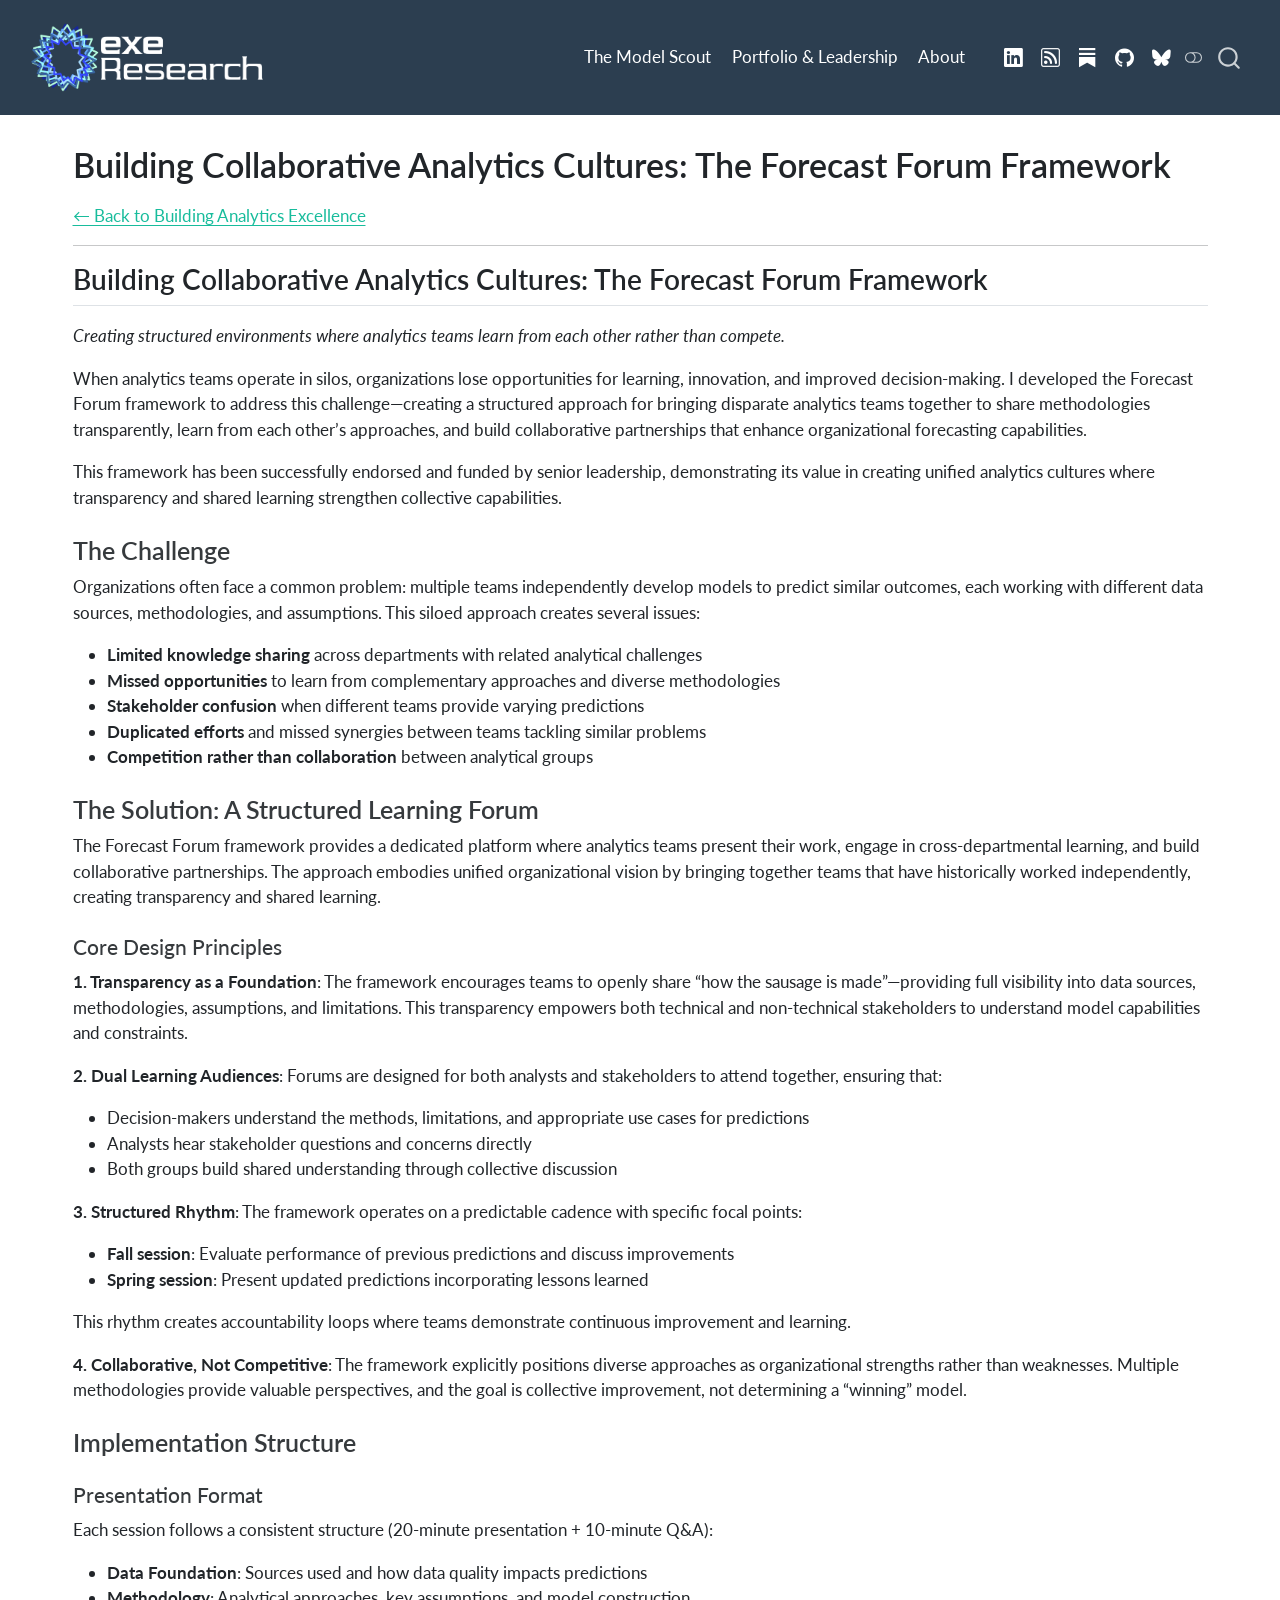
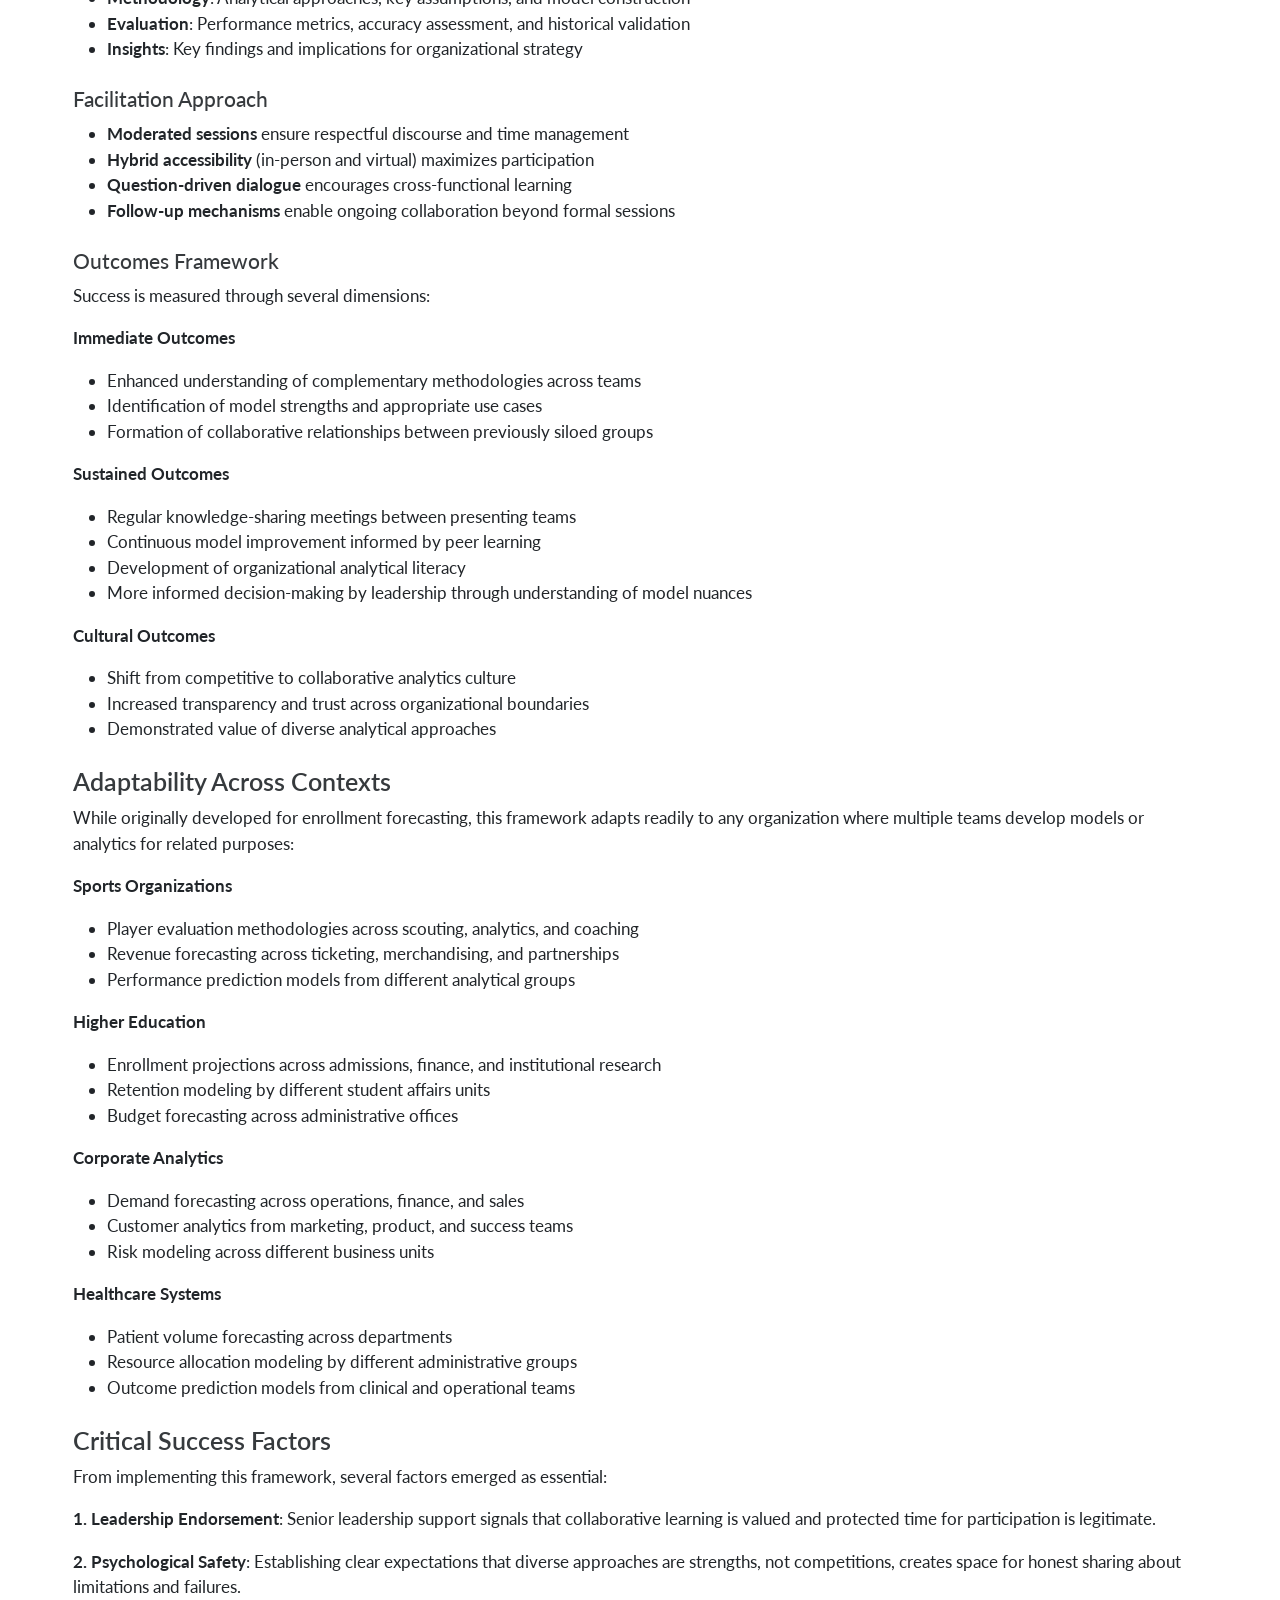
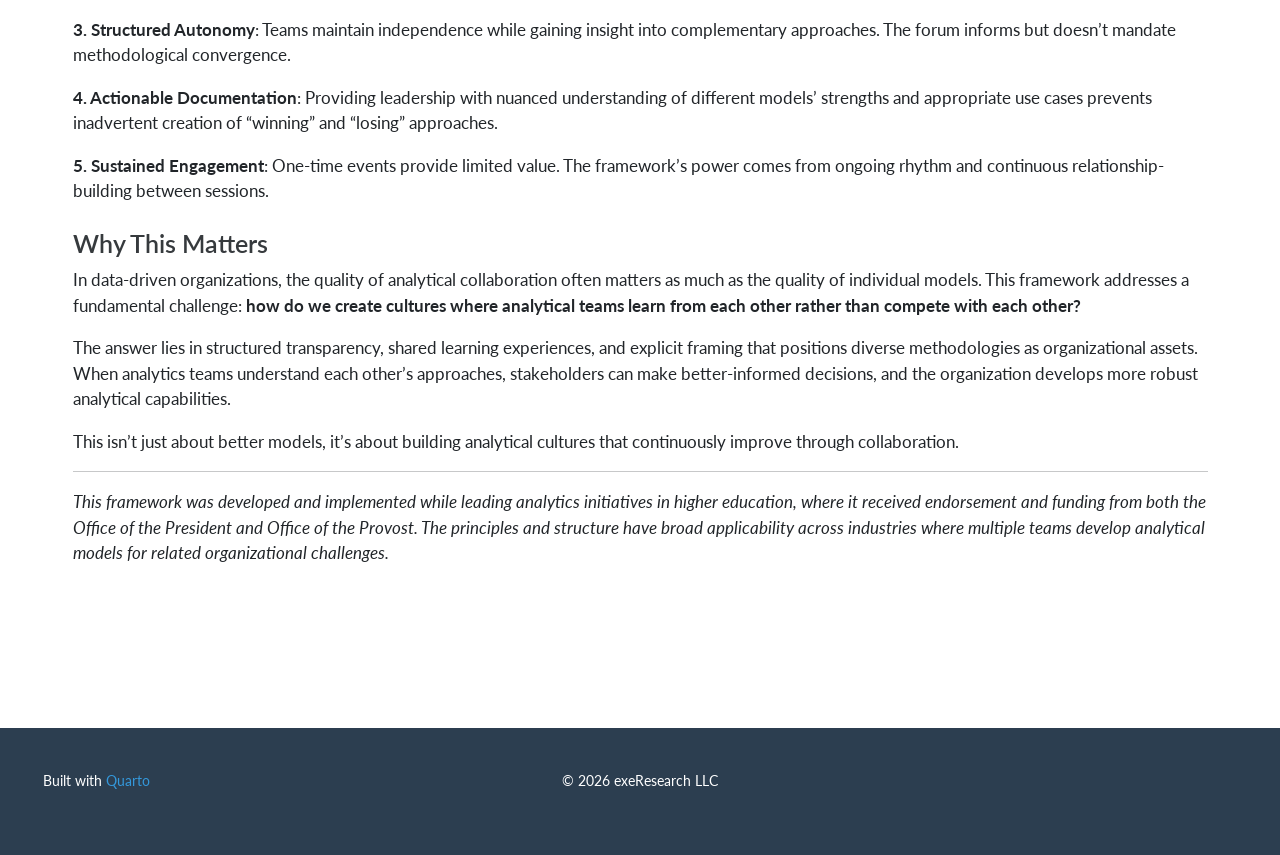
<file: pl_forecastforum.html>
<!DOCTYPE html>
<html xmlns="http://www.w3.org/1999/xhtml" lang="en" xml:lang="en"><head>

<meta charset="utf-8">
<meta name="generator" content="quarto-1.8.27">

<meta name="viewport" content="width=device-width, initial-scale=1.0, user-scalable=yes">


<title>Building Collaborative Analytics Cultures: The Forecast Forum Framework – exeResearch | Analytics for Sports - Higher Ed - Awesomeness</title>
<style>
code{white-space: pre-wrap;}
span.smallcaps{font-variant: small-caps;}
div.columns{display: flex; gap: min(4vw, 1.5em);}
div.column{flex: auto; overflow-x: auto;}
div.hanging-indent{margin-left: 1.5em; text-indent: -1.5em;}
ul.task-list{list-style: none;}
ul.task-list li input[type="checkbox"] {
  width: 0.8em;
  margin: 0 0.8em 0.2em -1em; /* quarto-specific, see https://github.com/quarto-dev/quarto-cli/issues/4556 */ 
  vertical-align: middle;
}
</style>


<script src="site_libs/quarto-nav/quarto-nav.js"></script>
<script src="site_libs/quarto-nav/headroom.min.js"></script>
<script src="site_libs/clipboard/clipboard.min.js"></script>
<script src="site_libs/quarto-search/autocomplete.umd.js"></script>
<script src="site_libs/quarto-search/fuse.min.js"></script>
<script src="site_libs/quarto-search/quarto-search.js"></script>
<meta name="quarto:offset" content="./">
<link href="./images/exeResearch_64x64pixels_favicon.png" rel="icon" type="image/png">
<script src="site_libs/quarto-html/quarto.js" type="module"></script>
<script src="site_libs/quarto-html/tabsets/tabsets.js" type="module"></script>
<script src="site_libs/quarto-html/axe/axe-check.js" type="module"></script>
<script src="site_libs/quarto-html/popper.min.js"></script>
<script src="site_libs/quarto-html/tippy.umd.min.js"></script>
<script src="site_libs/quarto-html/anchor.min.js"></script>
<link href="site_libs/quarto-html/tippy.css" rel="stylesheet">
<link href="site_libs/quarto-html/quarto-syntax-highlighting-ed96de9b727972fe78a7b5d16c58bf87.css" rel="stylesheet" class="quarto-color-scheme" id="quarto-text-highlighting-styles">
<link href="site_libs/quarto-html/quarto-syntax-highlighting-dark-4d9afe2b8d18ee9fa5d0d57b5ed4214d.css" rel="stylesheet" class="quarto-color-scheme quarto-color-alternate" id="quarto-text-highlighting-styles">
<link href="site_libs/quarto-html/quarto-syntax-highlighting-ed96de9b727972fe78a7b5d16c58bf87.css" rel="stylesheet" class="quarto-color-scheme-extra" id="quarto-text-highlighting-styles">
<script src="site_libs/bootstrap/bootstrap.min.js"></script>
<link href="site_libs/bootstrap/bootstrap-icons.css" rel="stylesheet">
<link href="site_libs/bootstrap/bootstrap-f93c2b1f3f0577f377aefa4848a86a36.min.css" rel="stylesheet" append-hash="true" class="quarto-color-scheme" id="quarto-bootstrap" data-mode="light">
<link href="site_libs/bootstrap/bootstrap-dark-0d4a9d19931feb4fee1ddab4b2489000.min.css" rel="stylesheet" append-hash="true" class="quarto-color-scheme quarto-color-alternate" id="quarto-bootstrap" data-mode="dark">
<link href="site_libs/bootstrap/bootstrap-f93c2b1f3f0577f377aefa4848a86a36.min.css" rel="stylesheet" append-hash="true" class="quarto-color-scheme-extra" id="quarto-bootstrap" data-mode="light">
<script src="site_libs/quarto-contrib/iconify-3.0.0/iconify-icon.min.js"></script>
<script id="quarto-search-options" type="application/json">{
  "location": "navbar",
  "copy-button": false,
  "collapse-after": 3,
  "panel-placement": "end",
  "type": "overlay",
  "limit": 50,
  "keyboard-shortcut": [
    "f",
    "/",
    "s"
  ],
  "show-item-context": false,
  "language": {
    "search-no-results-text": "No results",
    "search-matching-documents-text": "matching documents",
    "search-copy-link-title": "Copy link to search",
    "search-hide-matches-text": "Hide additional matches",
    "search-more-match-text": "more match in this document",
    "search-more-matches-text": "more matches in this document",
    "search-clear-button-title": "Clear",
    "search-text-placeholder": "",
    "search-detached-cancel-button-title": "Cancel",
    "search-submit-button-title": "Submit",
    "search-label": "Search"
  }
}</script>
<script async="" src="https://www.googletagmanager.com/gtag/js?id=G-L2BRBH4006"></script>

<script type="text/javascript">

window.dataLayer = window.dataLayer || [];
function gtag(){dataLayer.push(arguments);}
gtag('js', new Date());
gtag('config', 'G-L2BRBH4006', { 'anonymize_ip': true});
</script>


<link rel="stylesheet" href="styles.css">
<meta property="og:title" content="Building Collaborative Analytics Cultures: The Forecast Forum Framework – exeResearch | Analytics for Sports - Higher Ed - Awesomeness">
<meta property="og:description" content="">
<meta property="og:site_name" content="exeResearch | Analytics for Sports - Higher Ed - Awesomeness">
<meta name="twitter:title" content="Building Collaborative Analytics Cultures: The Forecast Forum Framework – exeResearch | Analytics for Sports - Higher Ed - Awesomeness">
<meta name="twitter:description" content="">
<meta name="twitter:card" content="summary">
</head>

<body class="nav-fixed quarto-light"><script id="quarto-html-before-body" type="application/javascript">
    const toggleBodyColorMode = (bsSheetEl) => {
      const mode = bsSheetEl.getAttribute("data-mode");
      const bodyEl = window.document.querySelector("body");
      if (mode === "dark") {
        bodyEl.classList.add("quarto-dark");
        bodyEl.classList.remove("quarto-light");
      } else {
        bodyEl.classList.add("quarto-light");
        bodyEl.classList.remove("quarto-dark");
      }
    }
    const toggleBodyColorPrimary = () => {
      const bsSheetEl = window.document.querySelector("link#quarto-bootstrap:not([rel=disabled-stylesheet])");
      if (bsSheetEl) {
        toggleBodyColorMode(bsSheetEl);
      }
    }
    const setColorSchemeToggle = (alternate) => {
      const toggles = window.document.querySelectorAll('.quarto-color-scheme-toggle');
      for (let i=0; i < toggles.length; i++) {
        const toggle = toggles[i];
        if (toggle) {
          if (alternate) {
            toggle.classList.add("alternate");
          } else {
            toggle.classList.remove("alternate");
          }
        }
      }
    };
    const toggleColorMode = (alternate) => {
      // Switch the stylesheets
      const primaryStylesheets = window.document.querySelectorAll('link.quarto-color-scheme:not(.quarto-color-alternate)');
      const alternateStylesheets = window.document.querySelectorAll('link.quarto-color-scheme.quarto-color-alternate');
      manageTransitions('#quarto-margin-sidebar .nav-link', false);
      if (alternate) {
        // note: dark is layered on light, we don't disable primary!
        enableStylesheet(alternateStylesheets);
        for (const sheetNode of alternateStylesheets) {
          if (sheetNode.id === "quarto-bootstrap") {
            toggleBodyColorMode(sheetNode);
          }
        }
      } else {
        disableStylesheet(alternateStylesheets);
        enableStylesheet(primaryStylesheets)
        toggleBodyColorPrimary();
      }
      manageTransitions('#quarto-margin-sidebar .nav-link', true);
      // Switch the toggles
      setColorSchemeToggle(alternate)
      // Hack to workaround the fact that safari doesn't
      // properly recolor the scrollbar when toggling (#1455)
      if (navigator.userAgent.indexOf('Safari') > 0 && navigator.userAgent.indexOf('Chrome') == -1) {
        manageTransitions("body", false);
        window.scrollTo(0, 1);
        setTimeout(() => {
          window.scrollTo(0, 0);
          manageTransitions("body", true);
        }, 40);
      }
    }
    const disableStylesheet = (stylesheets) => {
      for (let i=0; i < stylesheets.length; i++) {
        const stylesheet = stylesheets[i];
        stylesheet.rel = 'disabled-stylesheet';
      }
    }
    const enableStylesheet = (stylesheets) => {
      for (let i=0; i < stylesheets.length; i++) {
        const stylesheet = stylesheets[i];
        if(stylesheet.rel !== 'stylesheet') { // for Chrome, which will still FOUC without this check
          stylesheet.rel = 'stylesheet';
        }
      }
    }
    const manageTransitions = (selector, allowTransitions) => {
      const els = window.document.querySelectorAll(selector);
      for (let i=0; i < els.length; i++) {
        const el = els[i];
        if (allowTransitions) {
          el.classList.remove('notransition');
        } else {
          el.classList.add('notransition');
        }
      }
    }
    const isFileUrl = () => {
      return window.location.protocol === 'file:';
    }
    const hasAlternateSentinel = () => {
      let styleSentinel = getColorSchemeSentinel();
      if (styleSentinel !== null) {
        return styleSentinel === "alternate";
      } else {
        return false;
      }
    }
    const setStyleSentinel = (alternate) => {
      const value = alternate ? "alternate" : "default";
      if (!isFileUrl()) {
        window.localStorage.setItem("quarto-color-scheme", value);
      } else {
        localAlternateSentinel = value;
      }
    }
    const getColorSchemeSentinel = () => {
      if (!isFileUrl()) {
        const storageValue = window.localStorage.getItem("quarto-color-scheme");
        return storageValue != null ? storageValue : localAlternateSentinel;
      } else {
        return localAlternateSentinel;
      }
    }
    const toggleGiscusIfUsed = (isAlternate, darkModeDefault) => {
      const baseTheme = document.querySelector('#giscus-base-theme')?.value ?? 'light';
      const alternateTheme = document.querySelector('#giscus-alt-theme')?.value ?? 'dark';
      let newTheme = '';
      if(authorPrefersDark) {
        newTheme = isAlternate ? baseTheme : alternateTheme;
      } else {
        newTheme = isAlternate ? alternateTheme : baseTheme;
      }
      const changeGiscusTheme = () => {
        // From: https://github.com/giscus/giscus/issues/336
        const sendMessage = (message) => {
          const iframe = document.querySelector('iframe.giscus-frame');
          if (!iframe) return;
          iframe.contentWindow.postMessage({ giscus: message }, 'https://giscus.app');
        }
        sendMessage({
          setConfig: {
            theme: newTheme
          }
        });
      }
      const isGiscussLoaded = window.document.querySelector('iframe.giscus-frame') !== null;
      if (isGiscussLoaded) {
        changeGiscusTheme();
      }
    };
    const authorPrefersDark = false;
    const queryPrefersDark = window.matchMedia('(prefers-color-scheme: dark)');
    const darkModeDefault = queryPrefersDark.matches;
      document.querySelector('link#quarto-text-highlighting-styles.quarto-color-scheme-extra').rel = 'disabled-stylesheet';
      document.querySelector('link#quarto-bootstrap.quarto-color-scheme-extra').rel = 'disabled-stylesheet';
    let localAlternateSentinel = darkModeDefault ? 'alternate' : 'default';
    // Dark / light mode switch
    window.quartoToggleColorScheme = () => {
      // Read the current dark / light value
      let toAlternate = !hasAlternateSentinel();
      toggleColorMode(toAlternate);
      setStyleSentinel(toAlternate);
      toggleGiscusIfUsed(toAlternate, darkModeDefault);
      window.dispatchEvent(new Event('resize'));
    };
    queryPrefersDark.addEventListener("change", e => {
      if(window.localStorage.getItem("quarto-color-scheme") !== null)
        return;
      const alternate = e.matches
      toggleColorMode(alternate);
      localAlternateSentinel = e.matches ? 'alternate' : 'default'; // this is used alongside local storage!
      toggleGiscusIfUsed(alternate, darkModeDefault);
    });
    // Switch to dark mode if need be
    if (hasAlternateSentinel()) {
      toggleColorMode(true);
    } else {
      toggleColorMode(false);
    }
  </script>

<div id="quarto-search-results"></div>
  <header id="quarto-header" class="headroom fixed-top">
    <nav class="navbar navbar-expand-lg " data-bs-theme="dark">
      <div class="navbar-container container-fluid">
      <div class="navbar-brand-container mx-auto">
    <a href="./index.html" class="navbar-brand navbar-brand-logo">
    <img src="./images/exeResearch_logo_150dpi_transBG_whiteText.png" alt="exeResearch" class="navbar-logo light-content">
    <img src="./images/exeResearch_logo_150dpi_transBG_whiteText.png" alt="exeResearch" class="navbar-logo dark-content">
    </a>
  </div>
            <div id="quarto-search" class="" title="Search"></div>
          <button class="navbar-toggler" type="button" data-bs-toggle="collapse" data-bs-target="#navbarCollapse" aria-controls="navbarCollapse" role="menu" aria-expanded="false" aria-label="Toggle navigation" onclick="if (window.quartoToggleHeadroom) { window.quartoToggleHeadroom(); }">
  <span class="navbar-toggler-icon"></span>
</button>
          <div class="collapse navbar-collapse" id="navbarCollapse">
            <ul class="navbar-nav navbar-nav-scroll ms-auto">
  <li class="nav-item">
    <a class="nav-link" href="./blog.html"> 
<span class="menu-text">The Model Scout</span></a>
  </li>  
  <li class="nav-item">
    <a class="nav-link" href="./portfolio-leadership.html"> 
<span class="menu-text">Portfolio &amp; Leadership</span></a>
  </li>  
  <li class="nav-item">
    <a class="nav-link" href="./index.html#about"> 
<span class="menu-text">About</span></a>
  </li>  
  <li class="nav-item">
    <a class="nav-link" href="mailto:emilio@exeResearch.com"> 
<span class="menu-text"><iconify-icon role="img" inline="" icon="mdi:email" style="font-size: 1.5em;" aria-label="Icon email from mdi Iconify.design set." title="Icon email from mdi Iconify.design set."></iconify-icon></span></a>
  </li>  
  <li class="nav-item compact">
    <a class="nav-link" href="https://www.linkedin.com/in/emilioxavieresposito/"> <i class="bi bi-linkedin" role="img">
</i> 
<span class="menu-text"></span></a>
  </li>  
  <li class="nav-item compact">
    <a class="nav-link" href="./blog.xml"> <i class="bi bi-rss" role="img" aria-label="RSS Feed">
</i> 
<span class="menu-text"></span></a>
  </li>  
  <li class="nav-item compact">
    <a class="nav-link" href="https://substack.exeresearch.com"> <i class="bi bi-substack" role="img" aria-label="Substack">
</i> 
<span class="menu-text"></span></a>
  </li>  
  <li class="nav-item compact">
    <a class="nav-link" href="https://github.com/emilioxavier"> <i class="bi bi-github" role="img">
</i> 
<span class="menu-text"></span></a>
  </li>  
  <li class="nav-item compact">
    <a class="nav-link" href="https://bsky.app/profile/exesposito.bsky.social"> <i class="bi bi-bluesky" role="img">
</i> 
<span class="menu-text"></span></a>
  </li>  
</ul>
          </div> <!-- /navcollapse -->
            <div class="quarto-navbar-tools">
  <a href="" class="quarto-color-scheme-toggle quarto-navigation-tool  px-1" onclick="window.quartoToggleColorScheme(); return false;" title="Toggle dark mode"><i class="bi"></i></a>
</div>
      </div> <!-- /container-fluid -->
    </nav>
</header>
<!-- content -->
<div id="quarto-content" class="quarto-container page-columns page-rows-contents page-layout-full page-navbar">
<!-- sidebar -->
<!-- margin-sidebar -->
    
<!-- main -->
<main class="content column-page" id="quarto-document-content">


<header id="title-block-header" class="quarto-title-block default">
<div class="quarto-title">
<h1 class="title">Building Collaborative Analytics Cultures: The Forecast Forum Framework</h1>
</div>



<div class="quarto-title-meta column-page">

    
  
    
  </div>
  


</header>


<p><a href="./portfolio-leadership.html">← Back to Building Analytics Excellence</a></p>
<hr>
<section id="building-collaborative-analytics-cultures-the-forecast-forum-framework" class="level2">
<h2 class="anchored" data-anchor-id="building-collaborative-analytics-cultures-the-forecast-forum-framework">Building Collaborative Analytics Cultures: The Forecast Forum Framework</h2>
<p><em>Creating structured environments where analytics teams learn from each other rather than compete.</em></p>
<p>When analytics teams operate in silos, organizations lose opportunities for learning, innovation, and improved decision-making. I developed the Forecast Forum framework to address this challenge—creating a structured approach for bringing disparate analytics teams together to share methodologies transparently, learn from each other’s approaches, and build collaborative partnerships that enhance organizational forecasting capabilities.</p>
<p>This framework has been successfully endorsed and funded by senior leadership, demonstrating its value in creating unified analytics cultures where transparency and shared learning strengthen collective capabilities.</p>
<section id="the-challenge" class="level3">
<h3 class="anchored" data-anchor-id="the-challenge">The Challenge</h3>
<p>Organizations often face a common problem: multiple teams independently develop models to predict similar outcomes, each working with different data sources, methodologies, and assumptions. This siloed approach creates several issues:</p>
<ul>
<li><strong>Limited knowledge sharing</strong> across departments with related analytical challenges</li>
<li><strong>Missed opportunities</strong> to learn from complementary approaches and diverse methodologies</li>
<li><strong>Stakeholder confusion</strong> when different teams provide varying predictions</li>
<li><strong>Duplicated efforts</strong> and missed synergies between teams tackling similar problems</li>
<li><strong>Competition rather than collaboration</strong> between analytical groups</li>
</ul>
</section>
<section id="the-solution-a-structured-learning-forum" class="level3">
<h3 class="anchored" data-anchor-id="the-solution-a-structured-learning-forum">The Solution: A Structured Learning Forum</h3>
<p>The Forecast Forum framework provides a dedicated platform where analytics teams present their work, engage in cross-departmental learning, and build collaborative partnerships. The approach embodies unified organizational vision by bringing together teams that have historically worked independently, creating transparency and shared learning.</p>
<section id="core-design-principles" class="level4">
<h4 class="anchored" data-anchor-id="core-design-principles">Core Design Principles</h4>
<p><strong>1. Transparency as a Foundation</strong>: The framework encourages teams to openly share “how the sausage is made”—providing full visibility into data sources, methodologies, assumptions, and limitations. This transparency empowers both technical and non-technical stakeholders to understand model capabilities and constraints.</p>
<p><strong>2. Dual Learning Audiences</strong>: Forums are designed for both analysts and stakeholders to attend together, ensuring that:</p>
<ul>
<li>Decision-makers understand the methods, limitations, and appropriate use cases for predictions</li>
<li>Analysts hear stakeholder questions and concerns directly</li>
<li>Both groups build shared understanding through collective discussion</li>
</ul>
<p><strong>3. Structured Rhythm</strong>: The framework operates on a predictable cadence with specific focal points:</p>
<ul>
<li><strong>Fall session</strong>: Evaluate performance of previous predictions and discuss improvements</li>
<li><strong>Spring session</strong>: Present updated predictions incorporating lessons learned</li>
</ul>
<p>This rhythm creates accountability loops where teams demonstrate continuous improvement and learning.</p>
<p><strong>4. Collaborative, Not Competitive</strong>: The framework explicitly positions diverse approaches as organizational strengths rather than weaknesses. Multiple methodologies provide valuable perspectives, and the goal is collective improvement, not determining a “winning” model.</p>
</section>
</section>
<section id="implementation-structure" class="level3">
<h3 class="anchored" data-anchor-id="implementation-structure">Implementation Structure</h3>
<section id="presentation-format" class="level4">
<h4 class="anchored" data-anchor-id="presentation-format">Presentation Format</h4>
<p>Each session follows a consistent structure (20-minute presentation + 10-minute Q&amp;A):</p>
<ul>
<li><strong>Data Foundation</strong>: Sources used and how data quality impacts predictions</li>
<li><strong>Methodology</strong>: Analytical approaches, key assumptions, and model construction</li>
<li><strong>Evaluation</strong>: Performance metrics, accuracy assessment, and historical validation</li>
<li><strong>Insights</strong>: Key findings and implications for organizational strategy</li>
</ul>
</section>
<section id="facilitation-approach" class="level4">
<h4 class="anchored" data-anchor-id="facilitation-approach">Facilitation Approach</h4>
<ul>
<li><strong>Moderated sessions</strong> ensure respectful discourse and time management</li>
<li><strong>Hybrid accessibility</strong> (in-person and virtual) maximizes participation</li>
<li><strong>Question-driven dialogue</strong> encourages cross-functional learning</li>
<li><strong>Follow-up mechanisms</strong> enable ongoing collaboration beyond formal sessions</li>
</ul>
</section>
<section id="outcomes-framework" class="level4">
<h4 class="anchored" data-anchor-id="outcomes-framework">Outcomes Framework</h4>
<p>Success is measured through several dimensions:</p>
<p><strong>Immediate Outcomes</strong></p>
<ul>
<li>Enhanced understanding of complementary methodologies across teams</li>
<li>Identification of model strengths and appropriate use cases</li>
<li>Formation of collaborative relationships between previously siloed groups</li>
</ul>
<p><strong>Sustained Outcomes</strong></p>
<ul>
<li>Regular knowledge-sharing meetings between presenting teams</li>
<li>Continuous model improvement informed by peer learning</li>
<li>Development of organizational analytical literacy</li>
<li>More informed decision-making by leadership through understanding of model nuances</li>
</ul>
<p><strong>Cultural Outcomes</strong></p>
<ul>
<li>Shift from competitive to collaborative analytics culture</li>
<li>Increased transparency and trust across organizational boundaries</li>
<li>Demonstrated value of diverse analytical approaches</li>
</ul>
</section>
</section>
<section id="adaptability-across-contexts" class="level3">
<h3 class="anchored" data-anchor-id="adaptability-across-contexts">Adaptability Across Contexts</h3>
<p>While originally developed for enrollment forecasting, this framework adapts readily to any organization where multiple teams develop models or analytics for related purposes:</p>
<p><strong>Sports Organizations</strong></p>
<ul>
<li>Player evaluation methodologies across scouting, analytics, and coaching</li>
<li>Revenue forecasting across ticketing, merchandising, and partnerships</li>
<li>Performance prediction models from different analytical groups</li>
</ul>
<p><strong>Higher Education</strong></p>
<ul>
<li>Enrollment projections across admissions, finance, and institutional research</li>
<li>Retention modeling by different student affairs units</li>
<li>Budget forecasting across administrative offices</li>
</ul>
<p><strong>Corporate Analytics</strong></p>
<ul>
<li>Demand forecasting across operations, finance, and sales</li>
<li>Customer analytics from marketing, product, and success teams</li>
<li>Risk modeling across different business units</li>
</ul>
<p><strong>Healthcare Systems</strong></p>
<ul>
<li>Patient volume forecasting across departments</li>
<li>Resource allocation modeling by different administrative groups</li>
<li>Outcome prediction models from clinical and operational teams</li>
</ul>
</section>
<section id="critical-success-factors" class="level3">
<h3 class="anchored" data-anchor-id="critical-success-factors">Critical Success Factors</h3>
<p>From implementing this framework, several factors emerged as essential:</p>
<p><strong>1. Leadership Endorsement</strong>: Senior leadership support signals that collaborative learning is valued and protected time for participation is legitimate.</p>
<p><strong>2. Psychological Safety</strong>: Establishing clear expectations that diverse approaches are strengths, not competitions, creates space for honest sharing about limitations and failures.</p>
<p><strong>3. Structured Autonomy</strong>: Teams maintain independence while gaining insight into complementary approaches. The forum informs but doesn’t mandate methodological convergence.</p>
<p><strong>4. Actionable Documentation</strong>: Providing leadership with nuanced understanding of different models’ strengths and appropriate use cases prevents inadvertent creation of “winning” and “losing” approaches.</p>
<p><strong>5. Sustained Engagement</strong>: One-time events provide limited value. The framework’s power comes from ongoing rhythm and continuous relationship-building between sessions.</p>
</section>
<section id="why-this-matters" class="level3">
<h3 class="anchored" data-anchor-id="why-this-matters">Why This Matters</h3>
<p>In data-driven organizations, the quality of analytical collaboration often matters as much as the quality of individual models. This framework addresses a fundamental challenge: <strong>how do we create cultures where analytical teams learn from each other rather than compete with each other?</strong></p>
<p>The answer lies in structured transparency, shared learning experiences, and explicit framing that positions diverse methodologies as organizational assets. When analytics teams understand each other’s approaches, stakeholders can make better-informed decisions, and the organization develops more robust analytical capabilities.</p>
<p>This isn’t just about better models, it’s about building analytical cultures that continuously improve through collaboration.</p>
<hr>
<p><em>This framework was developed and implemented while leading analytics initiatives in higher education, where it received endorsement and funding from both the Office of the President and Office of the Provost. The principles and structure have broad applicability across industries where multiple teams develop analytical models for related organizational challenges.</em></p>


</section>
</section>

</main> <!-- /main -->
<script id="quarto-html-after-body" type="application/javascript">
  window.document.addEventListener("DOMContentLoaded", function (event) {
    // Ensure there is a toggle, if there isn't float one in the top right
    if (window.document.querySelector('.quarto-color-scheme-toggle') === null) {
      const a = window.document.createElement('a');
      a.classList.add('top-right');
      a.classList.add('quarto-color-scheme-toggle');
      a.href = "";
      a.onclick = function() { try { window.quartoToggleColorScheme(); } catch {} return false; };
      const i = window.document.createElement("i");
      i.classList.add('bi');
      a.appendChild(i);
      window.document.body.appendChild(a);
    }
    setColorSchemeToggle(hasAlternateSentinel())
    const icon = "";
    const anchorJS = new window.AnchorJS();
    anchorJS.options = {
      placement: 'right',
      icon: icon
    };
    anchorJS.add('.anchored');
    const isCodeAnnotation = (el) => {
      for (const clz of el.classList) {
        if (clz.startsWith('code-annotation-')) {                     
          return true;
        }
      }
      return false;
    }
    const onCopySuccess = function(e) {
      // button target
      const button = e.trigger;
      // don't keep focus
      button.blur();
      // flash "checked"
      button.classList.add('code-copy-button-checked');
      var currentTitle = button.getAttribute("title");
      button.setAttribute("title", "Copied!");
      let tooltip;
      if (window.bootstrap) {
        button.setAttribute("data-bs-toggle", "tooltip");
        button.setAttribute("data-bs-placement", "left");
        button.setAttribute("data-bs-title", "Copied!");
        tooltip = new bootstrap.Tooltip(button, 
          { trigger: "manual", 
            customClass: "code-copy-button-tooltip",
            offset: [0, -8]});
        tooltip.show();    
      }
      setTimeout(function() {
        if (tooltip) {
          tooltip.hide();
          button.removeAttribute("data-bs-title");
          button.removeAttribute("data-bs-toggle");
          button.removeAttribute("data-bs-placement");
        }
        button.setAttribute("title", currentTitle);
        button.classList.remove('code-copy-button-checked');
      }, 1000);
      // clear code selection
      e.clearSelection();
    }
    const getTextToCopy = function(trigger) {
      const outerScaffold = trigger.parentElement.cloneNode(true);
      const codeEl = outerScaffold.querySelector('code');
      for (const childEl of codeEl.children) {
        if (isCodeAnnotation(childEl)) {
          childEl.remove();
        }
      }
      return codeEl.innerText;
    }
    const clipboard = new window.ClipboardJS('.code-copy-button:not([data-in-quarto-modal])', {
      text: getTextToCopy
    });
    clipboard.on('success', onCopySuccess);
    if (window.document.getElementById('quarto-embedded-source-code-modal')) {
      const clipboardModal = new window.ClipboardJS('.code-copy-button[data-in-quarto-modal]', {
        text: getTextToCopy,
        container: window.document.getElementById('quarto-embedded-source-code-modal')
      });
      clipboardModal.on('success', onCopySuccess);
    }
      var localhostRegex = new RegExp(/^(?:http|https):\/\/localhost\:?[0-9]*\//);
      var mailtoRegex = new RegExp(/^mailto:/);
        var filterRegex = new RegExp("https:\/\/exeresearch\.com");
      var isInternal = (href) => {
          return filterRegex.test(href) || localhostRegex.test(href) || mailtoRegex.test(href);
      }
      // Inspect non-navigation links and adorn them if external
     var links = window.document.querySelectorAll('a[href]:not(.nav-link):not(.navbar-brand):not(.toc-action):not(.sidebar-link):not(.sidebar-item-toggle):not(.pagination-link):not(.no-external):not([aria-hidden]):not(.dropdown-item):not(.quarto-navigation-tool):not(.about-link)');
      for (var i=0; i<links.length; i++) {
        const link = links[i];
        if (!isInternal(link.href)) {
          // undo the damage that might have been done by quarto-nav.js in the case of
          // links that we want to consider external
          if (link.dataset.originalHref !== undefined) {
            link.href = link.dataset.originalHref;
          }
            // target, if specified
            link.setAttribute("target", "_blank");
            if (link.getAttribute("rel") === null) {
              link.setAttribute("rel", "noopener");
            }
        }
      }
    function tippyHover(el, contentFn, onTriggerFn, onUntriggerFn) {
      const config = {
        allowHTML: true,
        maxWidth: 500,
        delay: 100,
        arrow: false,
        appendTo: function(el) {
            return el.parentElement;
        },
        interactive: true,
        interactiveBorder: 10,
        theme: 'quarto',
        placement: 'bottom-start',
      };
      if (contentFn) {
        config.content = contentFn;
      }
      if (onTriggerFn) {
        config.onTrigger = onTriggerFn;
      }
      if (onUntriggerFn) {
        config.onUntrigger = onUntriggerFn;
      }
      window.tippy(el, config); 
    }
    const noterefs = window.document.querySelectorAll('a[role="doc-noteref"]');
    for (var i=0; i<noterefs.length; i++) {
      const ref = noterefs[i];
      tippyHover(ref, function() {
        // use id or data attribute instead here
        let href = ref.getAttribute('data-footnote-href') || ref.getAttribute('href');
        try { href = new URL(href).hash; } catch {}
        const id = href.replace(/^#\/?/, "");
        const note = window.document.getElementById(id);
        if (note) {
          return note.innerHTML;
        } else {
          return "";
        }
      });
    }
    const xrefs = window.document.querySelectorAll('a.quarto-xref');
    const processXRef = (id, note) => {
      // Strip column container classes
      const stripColumnClz = (el) => {
        el.classList.remove("page-full", "page-columns");
        if (el.children) {
          for (const child of el.children) {
            stripColumnClz(child);
          }
        }
      }
      stripColumnClz(note)
      if (id === null || id.startsWith('sec-')) {
        // Special case sections, only their first couple elements
        const container = document.createElement("div");
        if (note.children && note.children.length > 2) {
          container.appendChild(note.children[0].cloneNode(true));
          for (let i = 1; i < note.children.length; i++) {
            const child = note.children[i];
            if (child.tagName === "P" && child.innerText === "") {
              continue;
            } else {
              container.appendChild(child.cloneNode(true));
              break;
            }
          }
          if (window.Quarto?.typesetMath) {
            window.Quarto.typesetMath(container);
          }
          return container.innerHTML
        } else {
          if (window.Quarto?.typesetMath) {
            window.Quarto.typesetMath(note);
          }
          return note.innerHTML;
        }
      } else {
        // Remove any anchor links if they are present
        const anchorLink = note.querySelector('a.anchorjs-link');
        if (anchorLink) {
          anchorLink.remove();
        }
        if (window.Quarto?.typesetMath) {
          window.Quarto.typesetMath(note);
        }
        if (note.classList.contains("callout")) {
          return note.outerHTML;
        } else {
          return note.innerHTML;
        }
      }
    }
    for (var i=0; i<xrefs.length; i++) {
      const xref = xrefs[i];
      tippyHover(xref, undefined, function(instance) {
        instance.disable();
        let url = xref.getAttribute('href');
        let hash = undefined; 
        if (url.startsWith('#')) {
          hash = url;
        } else {
          try { hash = new URL(url).hash; } catch {}
        }
        if (hash) {
          const id = hash.replace(/^#\/?/, "");
          const note = window.document.getElementById(id);
          if (note !== null) {
            try {
              const html = processXRef(id, note.cloneNode(true));
              instance.setContent(html);
            } finally {
              instance.enable();
              instance.show();
            }
          } else {
            // See if we can fetch this
            fetch(url.split('#')[0])
            .then(res => res.text())
            .then(html => {
              const parser = new DOMParser();
              const htmlDoc = parser.parseFromString(html, "text/html");
              const note = htmlDoc.getElementById(id);
              if (note !== null) {
                const html = processXRef(id, note);
                instance.setContent(html);
              } 
            }).finally(() => {
              instance.enable();
              instance.show();
            });
          }
        } else {
          // See if we can fetch a full url (with no hash to target)
          // This is a special case and we should probably do some content thinning / targeting
          fetch(url)
          .then(res => res.text())
          .then(html => {
            const parser = new DOMParser();
            const htmlDoc = parser.parseFromString(html, "text/html");
            const note = htmlDoc.querySelector('main.content');
            if (note !== null) {
              // This should only happen for chapter cross references
              // (since there is no id in the URL)
              // remove the first header
              if (note.children.length > 0 && note.children[0].tagName === "HEADER") {
                note.children[0].remove();
              }
              const html = processXRef(null, note);
              instance.setContent(html);
            } 
          }).finally(() => {
            instance.enable();
            instance.show();
          });
        }
      }, function(instance) {
      });
    }
        let selectedAnnoteEl;
        const selectorForAnnotation = ( cell, annotation) => {
          let cellAttr = 'data-code-cell="' + cell + '"';
          let lineAttr = 'data-code-annotation="' +  annotation + '"';
          const selector = 'span[' + cellAttr + '][' + lineAttr + ']';
          return selector;
        }
        const selectCodeLines = (annoteEl) => {
          const doc = window.document;
          const targetCell = annoteEl.getAttribute("data-target-cell");
          const targetAnnotation = annoteEl.getAttribute("data-target-annotation");
          const annoteSpan = window.document.querySelector(selectorForAnnotation(targetCell, targetAnnotation));
          const lines = annoteSpan.getAttribute("data-code-lines").split(",");
          const lineIds = lines.map((line) => {
            return targetCell + "-" + line;
          })
          let top = null;
          let height = null;
          let parent = null;
          if (lineIds.length > 0) {
              //compute the position of the single el (top and bottom and make a div)
              const el = window.document.getElementById(lineIds[0]);
              top = el.offsetTop;
              height = el.offsetHeight;
              parent = el.parentElement.parentElement;
            if (lineIds.length > 1) {
              const lastEl = window.document.getElementById(lineIds[lineIds.length - 1]);
              const bottom = lastEl.offsetTop + lastEl.offsetHeight;
              height = bottom - top;
            }
            if (top !== null && height !== null && parent !== null) {
              // cook up a div (if necessary) and position it 
              let div = window.document.getElementById("code-annotation-line-highlight");
              if (div === null) {
                div = window.document.createElement("div");
                div.setAttribute("id", "code-annotation-line-highlight");
                div.style.position = 'absolute';
                parent.appendChild(div);
              }
              div.style.top = top - 2 + "px";
              div.style.height = height + 4 + "px";
              div.style.left = 0;
              let gutterDiv = window.document.getElementById("code-annotation-line-highlight-gutter");
              if (gutterDiv === null) {
                gutterDiv = window.document.createElement("div");
                gutterDiv.setAttribute("id", "code-annotation-line-highlight-gutter");
                gutterDiv.style.position = 'absolute';
                const codeCell = window.document.getElementById(targetCell);
                const gutter = codeCell.querySelector('.code-annotation-gutter');
                gutter.appendChild(gutterDiv);
              }
              gutterDiv.style.top = top - 2 + "px";
              gutterDiv.style.height = height + 4 + "px";
            }
            selectedAnnoteEl = annoteEl;
          }
        };
        const unselectCodeLines = () => {
          const elementsIds = ["code-annotation-line-highlight", "code-annotation-line-highlight-gutter"];
          elementsIds.forEach((elId) => {
            const div = window.document.getElementById(elId);
            if (div) {
              div.remove();
            }
          });
          selectedAnnoteEl = undefined;
        };
          // Handle positioning of the toggle
      window.addEventListener(
        "resize",
        throttle(() => {
          elRect = undefined;
          if (selectedAnnoteEl) {
            selectCodeLines(selectedAnnoteEl);
          }
        }, 10)
      );
      function throttle(fn, ms) {
      let throttle = false;
      let timer;
        return (...args) => {
          if(!throttle) { // first call gets through
              fn.apply(this, args);
              throttle = true;
          } else { // all the others get throttled
              if(timer) clearTimeout(timer); // cancel #2
              timer = setTimeout(() => {
                fn.apply(this, args);
                timer = throttle = false;
              }, ms);
          }
        };
      }
        // Attach click handler to the DT
        const annoteDls = window.document.querySelectorAll('dt[data-target-cell]');
        for (const annoteDlNode of annoteDls) {
          annoteDlNode.addEventListener('click', (event) => {
            const clickedEl = event.target;
            if (clickedEl !== selectedAnnoteEl) {
              unselectCodeLines();
              const activeEl = window.document.querySelector('dt[data-target-cell].code-annotation-active');
              if (activeEl) {
                activeEl.classList.remove('code-annotation-active');
              }
              selectCodeLines(clickedEl);
              clickedEl.classList.add('code-annotation-active');
            } else {
              // Unselect the line
              unselectCodeLines();
              clickedEl.classList.remove('code-annotation-active');
            }
          });
        }
    const findCites = (el) => {
      const parentEl = el.parentElement;
      if (parentEl) {
        const cites = parentEl.dataset.cites;
        if (cites) {
          return {
            el,
            cites: cites.split(' ')
          };
        } else {
          return findCites(el.parentElement)
        }
      } else {
        return undefined;
      }
    };
    var bibliorefs = window.document.querySelectorAll('a[role="doc-biblioref"]');
    for (var i=0; i<bibliorefs.length; i++) {
      const ref = bibliorefs[i];
      const citeInfo = findCites(ref);
      if (citeInfo) {
        tippyHover(citeInfo.el, function() {
          var popup = window.document.createElement('div');
          citeInfo.cites.forEach(function(cite) {
            var citeDiv = window.document.createElement('div');
            citeDiv.classList.add('hanging-indent');
            citeDiv.classList.add('csl-entry');
            var biblioDiv = window.document.getElementById('ref-' + cite);
            if (biblioDiv) {
              citeDiv.innerHTML = biblioDiv.innerHTML;
            }
            popup.appendChild(citeDiv);
          });
          return popup.innerHTML;
        });
      }
    }
  });
  </script>
</div> <!-- /content -->
<footer class="footer">
  <div class="nav-footer">
    <div class="nav-footer-left">
<p>Built with <a href="https://quarto.org">Quarto</a></p>
</div>   
    <div class="nav-footer-center">
<p>© 2026 exeResearch LLC</p>
</div>
    <div class="nav-footer-right">
<p><a href="mailto:emilio@exeResearch.com"><iconify-icon role="img" inline="" icon="mdi:email" style="font-size: 1.5em;" aria-label="Icon email from mdi Iconify.design set." title="Icon email from mdi Iconify.design set."></iconify-icon></a> <a href="https://linkedin.com/in/emilioxavieresposito" title="LinkedIn"><iconify-icon role="img" inline="" icon="mdi:linkedin" style="font-size: 1.5em;" aria-label="Icon linkedin from mdi Iconify.design set." title="Icon linkedin from mdi Iconify.design set."></iconify-icon></a> <a href="blog.xml" title="RSS Feed"><iconify-icon role="img" inline="" icon="mdi:rss" style="font-size: 1.5em;" aria-label="Icon rss from mdi Iconify.design set." title="Icon rss from mdi Iconify.design set."></iconify-icon></a> <a href="https://substack.exeresearch.com" title="Substack"><iconify-icon role="img" inline="" icon="simple-icons:substack" style="font-size: 1.2em;" aria-label="Icon substack from simple-icons Iconify.design set." title="Icon substack from simple-icons Iconify.design set."></iconify-icon></a> <a href="https://github.com/emilioxavier" title="GitHub"><iconify-icon role="img" inline="" icon="mdi:github" style="font-size: 1.5em;" aria-label="Icon github from mdi Iconify.design set." title="Icon github from mdi Iconify.design set."></iconify-icon></a> <a href="https://bsky.app/profile/exesposito.bsky.social" title="Bluesky"><iconify-icon role="img" inline="" icon="simple-icons:bluesky" style="font-size: 1.5em;" aria-label="Icon bluesky from simple-icons Iconify.design set." title="Icon bluesky from simple-icons Iconify.design set."></iconify-icon></a></p>
</div>
  </div>
</footer>




</body></html>
</file>
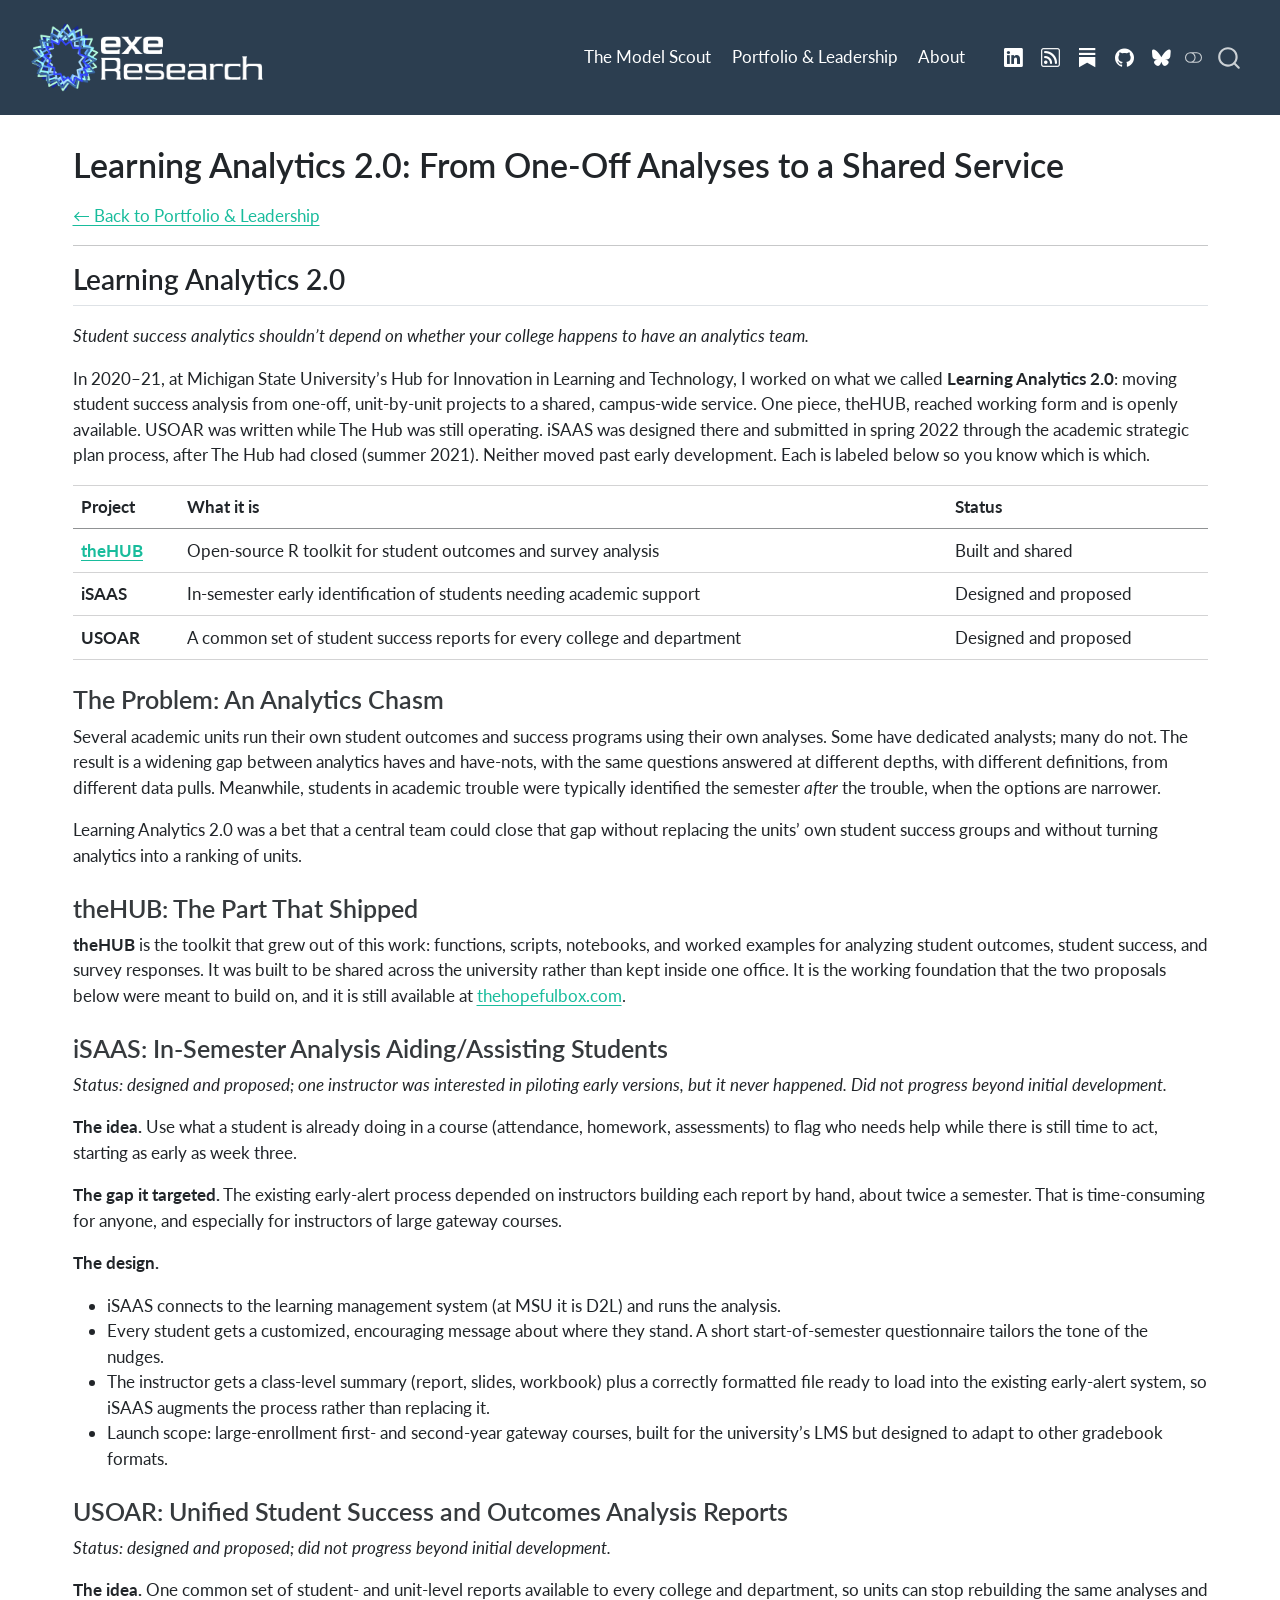
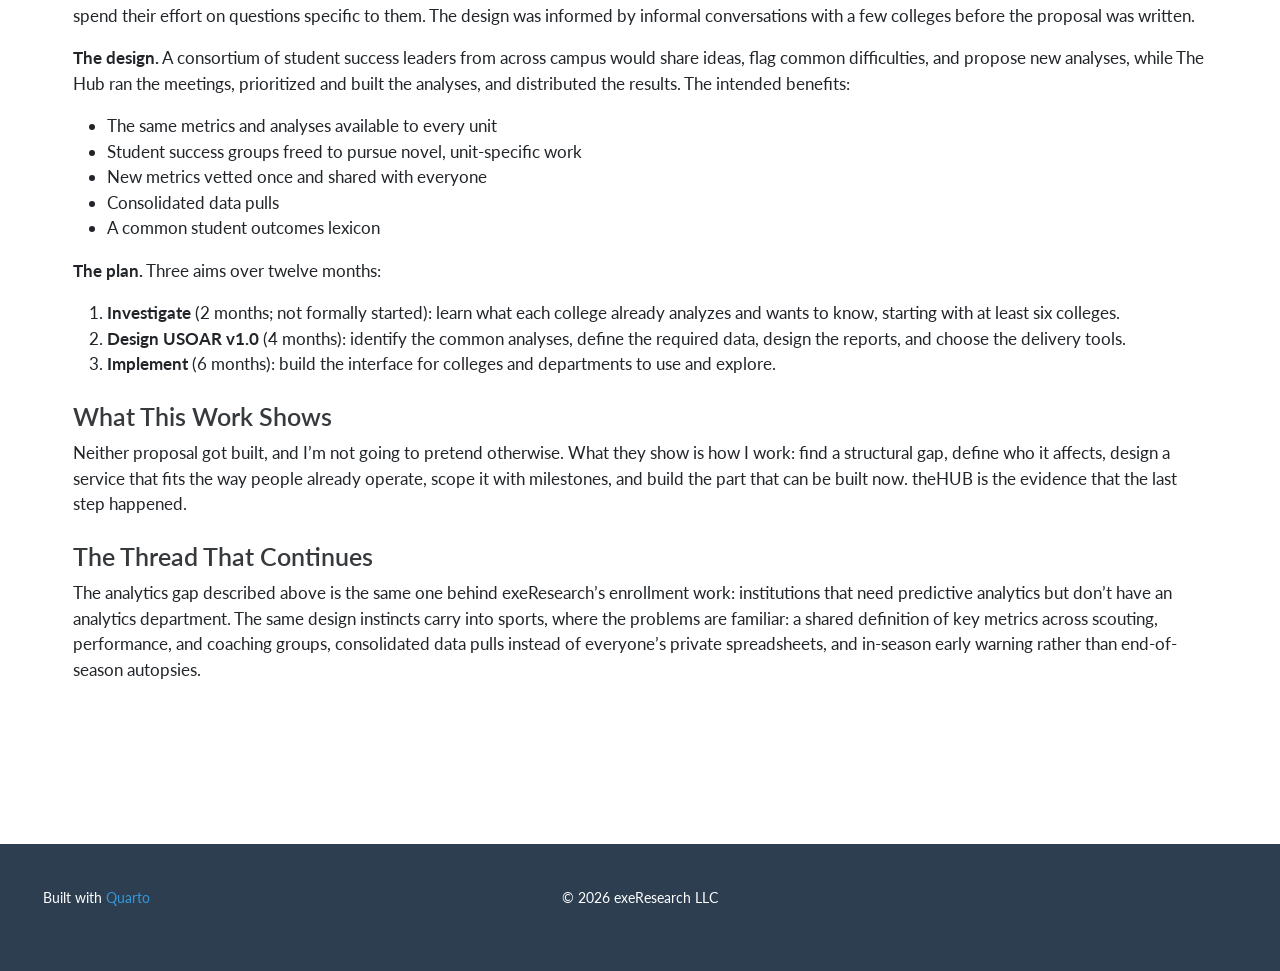
<file: pl_learninganalytics.html>
<!DOCTYPE html>
<html xmlns="http://www.w3.org/1999/xhtml" lang="en" xml:lang="en"><head>

<meta charset="utf-8">
<meta name="generator" content="quarto-1.8.27">

<meta name="viewport" content="width=device-width, initial-scale=1.0, user-scalable=yes">


<title>Learning Analytics 2.0: From One-Off Analyses to a Shared Service – exeResearch | Analytics for Sports - Higher Ed - Awesomeness</title>
<style>
code{white-space: pre-wrap;}
span.smallcaps{font-variant: small-caps;}
div.columns{display: flex; gap: min(4vw, 1.5em);}
div.column{flex: auto; overflow-x: auto;}
div.hanging-indent{margin-left: 1.5em; text-indent: -1.5em;}
ul.task-list{list-style: none;}
ul.task-list li input[type="checkbox"] {
  width: 0.8em;
  margin: 0 0.8em 0.2em -1em; /* quarto-specific, see https://github.com/quarto-dev/quarto-cli/issues/4556 */ 
  vertical-align: middle;
}
</style>


<script src="site_libs/quarto-nav/quarto-nav.js"></script>
<script src="site_libs/quarto-nav/headroom.min.js"></script>
<script src="site_libs/clipboard/clipboard.min.js"></script>
<script src="site_libs/quarto-search/autocomplete.umd.js"></script>
<script src="site_libs/quarto-search/fuse.min.js"></script>
<script src="site_libs/quarto-search/quarto-search.js"></script>
<meta name="quarto:offset" content="./">
<link href="./images/exeResearch_64x64pixels_favicon.png" rel="icon" type="image/png">
<script src="site_libs/quarto-html/quarto.js" type="module"></script>
<script src="site_libs/quarto-html/tabsets/tabsets.js" type="module"></script>
<script src="site_libs/quarto-html/axe/axe-check.js" type="module"></script>
<script src="site_libs/quarto-html/popper.min.js"></script>
<script src="site_libs/quarto-html/tippy.umd.min.js"></script>
<script src="site_libs/quarto-html/anchor.min.js"></script>
<link href="site_libs/quarto-html/tippy.css" rel="stylesheet">
<link href="site_libs/quarto-html/quarto-syntax-highlighting-ed96de9b727972fe78a7b5d16c58bf87.css" rel="stylesheet" class="quarto-color-scheme" id="quarto-text-highlighting-styles">
<link href="site_libs/quarto-html/quarto-syntax-highlighting-dark-4d9afe2b8d18ee9fa5d0d57b5ed4214d.css" rel="stylesheet" class="quarto-color-scheme quarto-color-alternate" id="quarto-text-highlighting-styles">
<link href="site_libs/quarto-html/quarto-syntax-highlighting-ed96de9b727972fe78a7b5d16c58bf87.css" rel="stylesheet" class="quarto-color-scheme-extra" id="quarto-text-highlighting-styles">
<script src="site_libs/bootstrap/bootstrap.min.js"></script>
<link href="site_libs/bootstrap/bootstrap-icons.css" rel="stylesheet">
<link href="site_libs/bootstrap/bootstrap-f93c2b1f3f0577f377aefa4848a86a36.min.css" rel="stylesheet" append-hash="true" class="quarto-color-scheme" id="quarto-bootstrap" data-mode="light">
<link href="site_libs/bootstrap/bootstrap-dark-0d4a9d19931feb4fee1ddab4b2489000.min.css" rel="stylesheet" append-hash="true" class="quarto-color-scheme quarto-color-alternate" id="quarto-bootstrap" data-mode="dark">
<link href="site_libs/bootstrap/bootstrap-f93c2b1f3f0577f377aefa4848a86a36.min.css" rel="stylesheet" append-hash="true" class="quarto-color-scheme-extra" id="quarto-bootstrap" data-mode="light">
<script src="site_libs/quarto-contrib/iconify-3.0.0/iconify-icon.min.js"></script>
<script id="quarto-search-options" type="application/json">{
  "location": "navbar",
  "copy-button": false,
  "collapse-after": 3,
  "panel-placement": "end",
  "type": "overlay",
  "limit": 50,
  "keyboard-shortcut": [
    "f",
    "/",
    "s"
  ],
  "show-item-context": false,
  "language": {
    "search-no-results-text": "No results",
    "search-matching-documents-text": "matching documents",
    "search-copy-link-title": "Copy link to search",
    "search-hide-matches-text": "Hide additional matches",
    "search-more-match-text": "more match in this document",
    "search-more-matches-text": "more matches in this document",
    "search-clear-button-title": "Clear",
    "search-text-placeholder": "",
    "search-detached-cancel-button-title": "Cancel",
    "search-submit-button-title": "Submit",
    "search-label": "Search"
  }
}</script>
<script async="" src="https://www.googletagmanager.com/gtag/js?id=G-L2BRBH4006"></script>

<script type="text/javascript">

window.dataLayer = window.dataLayer || [];
function gtag(){dataLayer.push(arguments);}
gtag('js', new Date());
gtag('config', 'G-L2BRBH4006', { 'anonymize_ip': true});
</script>


<link rel="stylesheet" href="styles.css">
<meta property="og:title" content="Learning Analytics 2.0: From One-Off Analyses to a Shared Service – exeResearch | Analytics for Sports - Higher Ed - Awesomeness">
<meta property="og:description" content="">
<meta property="og:site_name" content="exeResearch | Analytics for Sports - Higher Ed - Awesomeness">
<meta name="twitter:title" content="Learning Analytics 2.0: From One-Off Analyses to a Shared Service – exeResearch | Analytics for Sports - Higher Ed - Awesomeness">
<meta name="twitter:description" content="">
<meta name="twitter:card" content="summary">
</head>

<body class="nav-fixed quarto-light"><script id="quarto-html-before-body" type="application/javascript">
    const toggleBodyColorMode = (bsSheetEl) => {
      const mode = bsSheetEl.getAttribute("data-mode");
      const bodyEl = window.document.querySelector("body");
      if (mode === "dark") {
        bodyEl.classList.add("quarto-dark");
        bodyEl.classList.remove("quarto-light");
      } else {
        bodyEl.classList.add("quarto-light");
        bodyEl.classList.remove("quarto-dark");
      }
    }
    const toggleBodyColorPrimary = () => {
      const bsSheetEl = window.document.querySelector("link#quarto-bootstrap:not([rel=disabled-stylesheet])");
      if (bsSheetEl) {
        toggleBodyColorMode(bsSheetEl);
      }
    }
    const setColorSchemeToggle = (alternate) => {
      const toggles = window.document.querySelectorAll('.quarto-color-scheme-toggle');
      for (let i=0; i < toggles.length; i++) {
        const toggle = toggles[i];
        if (toggle) {
          if (alternate) {
            toggle.classList.add("alternate");
          } else {
            toggle.classList.remove("alternate");
          }
        }
      }
    };
    const toggleColorMode = (alternate) => {
      // Switch the stylesheets
      const primaryStylesheets = window.document.querySelectorAll('link.quarto-color-scheme:not(.quarto-color-alternate)');
      const alternateStylesheets = window.document.querySelectorAll('link.quarto-color-scheme.quarto-color-alternate');
      manageTransitions('#quarto-margin-sidebar .nav-link', false);
      if (alternate) {
        // note: dark is layered on light, we don't disable primary!
        enableStylesheet(alternateStylesheets);
        for (const sheetNode of alternateStylesheets) {
          if (sheetNode.id === "quarto-bootstrap") {
            toggleBodyColorMode(sheetNode);
          }
        }
      } else {
        disableStylesheet(alternateStylesheets);
        enableStylesheet(primaryStylesheets)
        toggleBodyColorPrimary();
      }
      manageTransitions('#quarto-margin-sidebar .nav-link', true);
      // Switch the toggles
      setColorSchemeToggle(alternate)
      // Hack to workaround the fact that safari doesn't
      // properly recolor the scrollbar when toggling (#1455)
      if (navigator.userAgent.indexOf('Safari') > 0 && navigator.userAgent.indexOf('Chrome') == -1) {
        manageTransitions("body", false);
        window.scrollTo(0, 1);
        setTimeout(() => {
          window.scrollTo(0, 0);
          manageTransitions("body", true);
        }, 40);
      }
    }
    const disableStylesheet = (stylesheets) => {
      for (let i=0; i < stylesheets.length; i++) {
        const stylesheet = stylesheets[i];
        stylesheet.rel = 'disabled-stylesheet';
      }
    }
    const enableStylesheet = (stylesheets) => {
      for (let i=0; i < stylesheets.length; i++) {
        const stylesheet = stylesheets[i];
        if(stylesheet.rel !== 'stylesheet') { // for Chrome, which will still FOUC without this check
          stylesheet.rel = 'stylesheet';
        }
      }
    }
    const manageTransitions = (selector, allowTransitions) => {
      const els = window.document.querySelectorAll(selector);
      for (let i=0; i < els.length; i++) {
        const el = els[i];
        if (allowTransitions) {
          el.classList.remove('notransition');
        } else {
          el.classList.add('notransition');
        }
      }
    }
    const isFileUrl = () => {
      return window.location.protocol === 'file:';
    }
    const hasAlternateSentinel = () => {
      let styleSentinel = getColorSchemeSentinel();
      if (styleSentinel !== null) {
        return styleSentinel === "alternate";
      } else {
        return false;
      }
    }
    const setStyleSentinel = (alternate) => {
      const value = alternate ? "alternate" : "default";
      if (!isFileUrl()) {
        window.localStorage.setItem("quarto-color-scheme", value);
      } else {
        localAlternateSentinel = value;
      }
    }
    const getColorSchemeSentinel = () => {
      if (!isFileUrl()) {
        const storageValue = window.localStorage.getItem("quarto-color-scheme");
        return storageValue != null ? storageValue : localAlternateSentinel;
      } else {
        return localAlternateSentinel;
      }
    }
    const toggleGiscusIfUsed = (isAlternate, darkModeDefault) => {
      const baseTheme = document.querySelector('#giscus-base-theme')?.value ?? 'light';
      const alternateTheme = document.querySelector('#giscus-alt-theme')?.value ?? 'dark';
      let newTheme = '';
      if(authorPrefersDark) {
        newTheme = isAlternate ? baseTheme : alternateTheme;
      } else {
        newTheme = isAlternate ? alternateTheme : baseTheme;
      }
      const changeGiscusTheme = () => {
        // From: https://github.com/giscus/giscus/issues/336
        const sendMessage = (message) => {
          const iframe = document.querySelector('iframe.giscus-frame');
          if (!iframe) return;
          iframe.contentWindow.postMessage({ giscus: message }, 'https://giscus.app');
        }
        sendMessage({
          setConfig: {
            theme: newTheme
          }
        });
      }
      const isGiscussLoaded = window.document.querySelector('iframe.giscus-frame') !== null;
      if (isGiscussLoaded) {
        changeGiscusTheme();
      }
    };
    const authorPrefersDark = false;
    const queryPrefersDark = window.matchMedia('(prefers-color-scheme: dark)');
    const darkModeDefault = queryPrefersDark.matches;
      document.querySelector('link#quarto-text-highlighting-styles.quarto-color-scheme-extra').rel = 'disabled-stylesheet';
      document.querySelector('link#quarto-bootstrap.quarto-color-scheme-extra').rel = 'disabled-stylesheet';
    let localAlternateSentinel = darkModeDefault ? 'alternate' : 'default';
    // Dark / light mode switch
    window.quartoToggleColorScheme = () => {
      // Read the current dark / light value
      let toAlternate = !hasAlternateSentinel();
      toggleColorMode(toAlternate);
      setStyleSentinel(toAlternate);
      toggleGiscusIfUsed(toAlternate, darkModeDefault);
      window.dispatchEvent(new Event('resize'));
    };
    queryPrefersDark.addEventListener("change", e => {
      if(window.localStorage.getItem("quarto-color-scheme") !== null)
        return;
      const alternate = e.matches
      toggleColorMode(alternate);
      localAlternateSentinel = e.matches ? 'alternate' : 'default'; // this is used alongside local storage!
      toggleGiscusIfUsed(alternate, darkModeDefault);
    });
    // Switch to dark mode if need be
    if (hasAlternateSentinel()) {
      toggleColorMode(true);
    } else {
      toggleColorMode(false);
    }
  </script>

<div id="quarto-search-results"></div>
  <header id="quarto-header" class="headroom fixed-top">
    <nav class="navbar navbar-expand-lg " data-bs-theme="dark">
      <div class="navbar-container container-fluid">
      <div class="navbar-brand-container mx-auto">
    <a href="./index.html" class="navbar-brand navbar-brand-logo">
    <img src="./images/exeResearch_logo_150dpi_transBG_whiteText.png" alt="exeResearch" class="navbar-logo light-content">
    <img src="./images/exeResearch_logo_150dpi_transBG_whiteText.png" alt="exeResearch" class="navbar-logo dark-content">
    </a>
  </div>
            <div id="quarto-search" class="" title="Search"></div>
          <button class="navbar-toggler" type="button" data-bs-toggle="collapse" data-bs-target="#navbarCollapse" aria-controls="navbarCollapse" role="menu" aria-expanded="false" aria-label="Toggle navigation" onclick="if (window.quartoToggleHeadroom) { window.quartoToggleHeadroom(); }">
  <span class="navbar-toggler-icon"></span>
</button>
          <div class="collapse navbar-collapse" id="navbarCollapse">
            <ul class="navbar-nav navbar-nav-scroll ms-auto">
  <li class="nav-item">
    <a class="nav-link" href="./blog.html"> 
<span class="menu-text">The Model Scout</span></a>
  </li>  
  <li class="nav-item">
    <a class="nav-link" href="./portfolio-leadership.html"> 
<span class="menu-text">Portfolio &amp; Leadership</span></a>
  </li>  
  <li class="nav-item">
    <a class="nav-link" href="./index.html#about"> 
<span class="menu-text">About</span></a>
  </li>  
  <li class="nav-item">
    <a class="nav-link" href="mailto:emilio@exeResearch.com"> 
<span class="menu-text"><iconify-icon role="img" inline="" icon="mdi:email" style="font-size: 1.5em;" aria-label="Icon email from mdi Iconify.design set." title="Icon email from mdi Iconify.design set."></iconify-icon></span></a>
  </li>  
  <li class="nav-item compact">
    <a class="nav-link" href="https://www.linkedin.com/in/emilioxavieresposito/"> <i class="bi bi-linkedin" role="img">
</i> 
<span class="menu-text"></span></a>
  </li>  
  <li class="nav-item compact">
    <a class="nav-link" href="./blog.xml"> <i class="bi bi-rss" role="img" aria-label="RSS Feed">
</i> 
<span class="menu-text"></span></a>
  </li>  
  <li class="nav-item compact">
    <a class="nav-link" href="https://substack.exeresearch.com"> <i class="bi bi-substack" role="img" aria-label="Substack">
</i> 
<span class="menu-text"></span></a>
  </li>  
  <li class="nav-item compact">
    <a class="nav-link" href="https://github.com/emilioxavier"> <i class="bi bi-github" role="img">
</i> 
<span class="menu-text"></span></a>
  </li>  
  <li class="nav-item compact">
    <a class="nav-link" href="https://bsky.app/profile/exesposito.bsky.social"> <i class="bi bi-bluesky" role="img">
</i> 
<span class="menu-text"></span></a>
  </li>  
</ul>
          </div> <!-- /navcollapse -->
            <div class="quarto-navbar-tools">
  <a href="" class="quarto-color-scheme-toggle quarto-navigation-tool  px-1" onclick="window.quartoToggleColorScheme(); return false;" title="Toggle dark mode"><i class="bi"></i></a>
</div>
      </div> <!-- /container-fluid -->
    </nav>
</header>
<!-- content -->
<div id="quarto-content" class="quarto-container page-columns page-rows-contents page-layout-full page-navbar">
<!-- sidebar -->
<!-- margin-sidebar -->
    
<!-- main -->
<main class="content column-page" id="quarto-document-content">


<header id="title-block-header" class="quarto-title-block default">
<div class="quarto-title">
<h1 class="title">Learning Analytics 2.0: From One-Off Analyses to a Shared Service</h1>
</div>



<div class="quarto-title-meta column-page">

    
  
    
  </div>
  


</header>


<p><a href="./portfolio-leadership.html">← Back to Portfolio &amp; Leadership</a></p>
<hr>
<section id="learning-analytics-2.0" class="level2">
<h2 class="anchored" data-anchor-id="learning-analytics-2.0">Learning Analytics 2.0</h2>
<p><em>Student success analytics shouldn’t depend on whether your college happens to have an analytics team.</em></p>
<p>In 2020–21, at Michigan State University’s Hub for Innovation in Learning and Technology, I worked on what we called <strong>Learning Analytics 2.0</strong>: moving student success analysis from one-off, unit-by-unit projects to a shared, campus-wide service. One piece, theHUB, reached working form and is openly available. USOAR was written while The Hub was still operating. iSAAS was designed there and submitted in spring 2022 through the academic strategic plan process, after The Hub had closed (summer 2021). Neither moved past early development. Each is labeled below so you know which is which.</p>
<table class="caption-top table">
<thead>
<tr class="header">
<th style="text-align: left;">Project</th>
<th style="text-align: left;">What it is</th>
<th style="text-align: left;">Status</th>
</tr>
</thead>
<tbody>
<tr class="odd">
<td style="text-align: left;"><a href="https://thehopefulbox.com/"><strong>theHUB</strong></a></td>
<td style="text-align: left;">Open-source R toolkit for student outcomes and survey analysis</td>
<td style="text-align: left;">Built and shared</td>
</tr>
<tr class="even">
<td style="text-align: left;"><strong>iSAAS</strong></td>
<td style="text-align: left;">In-semester early identification of students needing academic support</td>
<td style="text-align: left;">Designed and proposed</td>
</tr>
<tr class="odd">
<td style="text-align: left;"><strong>USOAR</strong></td>
<td style="text-align: left;">A common set of student success reports for every college and department</td>
<td style="text-align: left;">Designed and proposed</td>
</tr>
</tbody>
</table>
<section id="the-problem-an-analytics-chasm" class="level3">
<h3 class="anchored" data-anchor-id="the-problem-an-analytics-chasm">The Problem: An Analytics Chasm</h3>
<p>Several academic units run their own student outcomes and success programs using their own analyses. Some have dedicated analysts; many do not. The result is a widening gap between analytics haves and have-nots, with the same questions answered at different depths, with different definitions, from different data pulls. Meanwhile, students in academic trouble were typically identified the semester <em>after</em> the trouble, when the options are narrower.</p>
<p>Learning Analytics 2.0 was a bet that a central team could close that gap without replacing the units’ own student success groups and without turning analytics into a ranking of units.</p>
</section>
<section id="thehub-the-part-that-shipped" class="level3">
<h3 class="anchored" data-anchor-id="thehub-the-part-that-shipped">theHUB: The Part That Shipped</h3>
<p><strong>theHUB</strong> is the toolkit that grew out of this work: functions, scripts, notebooks, and worked examples for analyzing student outcomes, student success, and survey responses. It was built to be shared across the university rather than kept inside one office. It is the working foundation that the two proposals below were meant to build on, and it is still available at <a href="https://thehopefulbox.com/">thehopefulbox.com</a>.</p>
</section>
<section id="isaas-in-semester-analysis-aidingassisting-students" class="level3">
<h3 class="anchored" data-anchor-id="isaas-in-semester-analysis-aidingassisting-students">iSAAS: In-Semester Analysis Aiding/Assisting Students</h3>
<p><em>Status: designed and proposed; one instructor was interested in piloting early versions, but it never happened. Did not progress beyond initial development.</em></p>
<p><strong>The idea.</strong> Use what a student is already doing in a course (attendance, homework, assessments) to flag who needs help while there is still time to act, starting as early as week three.</p>
<p><strong>The gap it targeted.</strong> The existing early-alert process depended on instructors building each report by hand, about twice a semester. That is time-consuming for anyone, and especially for instructors of large gateway courses.</p>
<p><strong>The design.</strong></p>
<ul>
<li>iSAAS connects to the learning management system (at MSU it is D2L) and runs the analysis.</li>
<li>Every student gets a customized, encouraging message about where they stand. A short start-of-semester questionnaire tailors the tone of the nudges.</li>
<li>The instructor gets a class-level summary (report, slides, workbook) plus a correctly formatted file ready to load into the existing early-alert system, so iSAAS augments the process rather than replacing it.</li>
<li>Launch scope: large-enrollment first- and second-year gateway courses, built for the university’s LMS but designed to adapt to other gradebook formats.</li>
</ul>
</section>
<section id="usoar-unified-student-success-and-outcomes-analysis-reports" class="level3">
<h3 class="anchored" data-anchor-id="usoar-unified-student-success-and-outcomes-analysis-reports">USOAR: Unified Student Success and Outcomes Analysis Reports</h3>
<p><em>Status: designed and proposed; did not progress beyond initial development.</em></p>
<p><strong>The idea.</strong> One common set of student- and unit-level reports available to every college and department, so units can stop rebuilding the same analyses and spend their effort on questions specific to them. The design was informed by informal conversations with a few colleges before the proposal was written.</p>
<p><strong>The design.</strong> A consortium of student success leaders from across campus would share ideas, flag common difficulties, and propose new analyses, while The Hub ran the meetings, prioritized and built the analyses, and distributed the results. The intended benefits:</p>
<ul>
<li>The same metrics and analyses available to every unit</li>
<li>Student success groups freed to pursue novel, unit-specific work</li>
<li>New metrics vetted once and shared with everyone</li>
<li>Consolidated data pulls</li>
<li>A common student outcomes lexicon</li>
</ul>
<p><strong>The plan.</strong> Three aims over twelve months:</p>
<ol type="1">
<li><strong>Investigate</strong> (2 months; not formally started): learn what each college already analyzes and wants to know, starting with at least six colleges.</li>
<li><strong>Design USOAR v1.0</strong> (4 months): identify the common analyses, define the required data, design the reports, and choose the delivery tools.</li>
<li><strong>Implement</strong> (6 months): build the interface for colleges and departments to use and explore.</li>
</ol>
</section>
<section id="what-this-work-shows" class="level3">
<h3 class="anchored" data-anchor-id="what-this-work-shows">What This Work Shows</h3>
<p>Neither proposal got built, and I’m not going to pretend otherwise. What they show is how I work: find a structural gap, define who it affects, design a service that fits the way people already operate, scope it with milestones, and build the part that can be built now. theHUB is the evidence that the last step happened.</p>
</section>
<section id="the-thread-that-continues" class="level3">
<h3 class="anchored" data-anchor-id="the-thread-that-continues">The Thread That Continues</h3>
<p>The analytics gap described above is the same one behind exeResearch’s enrollment work: institutions that need predictive analytics but don’t have an analytics department. The same design instincts carry into sports, where the problems are familiar: a shared definition of key metrics across scouting, performance, and coaching groups, consolidated data pulls instead of everyone’s private spreadsheets, and in-season early warning rather than end-of-season autopsies.</p>


</section>
</section>

</main> <!-- /main -->
<script id="quarto-html-after-body" type="application/javascript">
  window.document.addEventListener("DOMContentLoaded", function (event) {
    // Ensure there is a toggle, if there isn't float one in the top right
    if (window.document.querySelector('.quarto-color-scheme-toggle') === null) {
      const a = window.document.createElement('a');
      a.classList.add('top-right');
      a.classList.add('quarto-color-scheme-toggle');
      a.href = "";
      a.onclick = function() { try { window.quartoToggleColorScheme(); } catch {} return false; };
      const i = window.document.createElement("i");
      i.classList.add('bi');
      a.appendChild(i);
      window.document.body.appendChild(a);
    }
    setColorSchemeToggle(hasAlternateSentinel())
    const icon = "";
    const anchorJS = new window.AnchorJS();
    anchorJS.options = {
      placement: 'right',
      icon: icon
    };
    anchorJS.add('.anchored');
    const isCodeAnnotation = (el) => {
      for (const clz of el.classList) {
        if (clz.startsWith('code-annotation-')) {                     
          return true;
        }
      }
      return false;
    }
    const onCopySuccess = function(e) {
      // button target
      const button = e.trigger;
      // don't keep focus
      button.blur();
      // flash "checked"
      button.classList.add('code-copy-button-checked');
      var currentTitle = button.getAttribute("title");
      button.setAttribute("title", "Copied!");
      let tooltip;
      if (window.bootstrap) {
        button.setAttribute("data-bs-toggle", "tooltip");
        button.setAttribute("data-bs-placement", "left");
        button.setAttribute("data-bs-title", "Copied!");
        tooltip = new bootstrap.Tooltip(button, 
          { trigger: "manual", 
            customClass: "code-copy-button-tooltip",
            offset: [0, -8]});
        tooltip.show();    
      }
      setTimeout(function() {
        if (tooltip) {
          tooltip.hide();
          button.removeAttribute("data-bs-title");
          button.removeAttribute("data-bs-toggle");
          button.removeAttribute("data-bs-placement");
        }
        button.setAttribute("title", currentTitle);
        button.classList.remove('code-copy-button-checked');
      }, 1000);
      // clear code selection
      e.clearSelection();
    }
    const getTextToCopy = function(trigger) {
      const outerScaffold = trigger.parentElement.cloneNode(true);
      const codeEl = outerScaffold.querySelector('code');
      for (const childEl of codeEl.children) {
        if (isCodeAnnotation(childEl)) {
          childEl.remove();
        }
      }
      return codeEl.innerText;
    }
    const clipboard = new window.ClipboardJS('.code-copy-button:not([data-in-quarto-modal])', {
      text: getTextToCopy
    });
    clipboard.on('success', onCopySuccess);
    if (window.document.getElementById('quarto-embedded-source-code-modal')) {
      const clipboardModal = new window.ClipboardJS('.code-copy-button[data-in-quarto-modal]', {
        text: getTextToCopy,
        container: window.document.getElementById('quarto-embedded-source-code-modal')
      });
      clipboardModal.on('success', onCopySuccess);
    }
      var localhostRegex = new RegExp(/^(?:http|https):\/\/localhost\:?[0-9]*\//);
      var mailtoRegex = new RegExp(/^mailto:/);
        var filterRegex = new RegExp("https:\/\/exeresearch\.com");
      var isInternal = (href) => {
          return filterRegex.test(href) || localhostRegex.test(href) || mailtoRegex.test(href);
      }
      // Inspect non-navigation links and adorn them if external
     var links = window.document.querySelectorAll('a[href]:not(.nav-link):not(.navbar-brand):not(.toc-action):not(.sidebar-link):not(.sidebar-item-toggle):not(.pagination-link):not(.no-external):not([aria-hidden]):not(.dropdown-item):not(.quarto-navigation-tool):not(.about-link)');
      for (var i=0; i<links.length; i++) {
        const link = links[i];
        if (!isInternal(link.href)) {
          // undo the damage that might have been done by quarto-nav.js in the case of
          // links that we want to consider external
          if (link.dataset.originalHref !== undefined) {
            link.href = link.dataset.originalHref;
          }
            // target, if specified
            link.setAttribute("target", "_blank");
            if (link.getAttribute("rel") === null) {
              link.setAttribute("rel", "noopener");
            }
        }
      }
    function tippyHover(el, contentFn, onTriggerFn, onUntriggerFn) {
      const config = {
        allowHTML: true,
        maxWidth: 500,
        delay: 100,
        arrow: false,
        appendTo: function(el) {
            return el.parentElement;
        },
        interactive: true,
        interactiveBorder: 10,
        theme: 'quarto',
        placement: 'bottom-start',
      };
      if (contentFn) {
        config.content = contentFn;
      }
      if (onTriggerFn) {
        config.onTrigger = onTriggerFn;
      }
      if (onUntriggerFn) {
        config.onUntrigger = onUntriggerFn;
      }
      window.tippy(el, config); 
    }
    const noterefs = window.document.querySelectorAll('a[role="doc-noteref"]');
    for (var i=0; i<noterefs.length; i++) {
      const ref = noterefs[i];
      tippyHover(ref, function() {
        // use id or data attribute instead here
        let href = ref.getAttribute('data-footnote-href') || ref.getAttribute('href');
        try { href = new URL(href).hash; } catch {}
        const id = href.replace(/^#\/?/, "");
        const note = window.document.getElementById(id);
        if (note) {
          return note.innerHTML;
        } else {
          return "";
        }
      });
    }
    const xrefs = window.document.querySelectorAll('a.quarto-xref');
    const processXRef = (id, note) => {
      // Strip column container classes
      const stripColumnClz = (el) => {
        el.classList.remove("page-full", "page-columns");
        if (el.children) {
          for (const child of el.children) {
            stripColumnClz(child);
          }
        }
      }
      stripColumnClz(note)
      if (id === null || id.startsWith('sec-')) {
        // Special case sections, only their first couple elements
        const container = document.createElement("div");
        if (note.children && note.children.length > 2) {
          container.appendChild(note.children[0].cloneNode(true));
          for (let i = 1; i < note.children.length; i++) {
            const child = note.children[i];
            if (child.tagName === "P" && child.innerText === "") {
              continue;
            } else {
              container.appendChild(child.cloneNode(true));
              break;
            }
          }
          if (window.Quarto?.typesetMath) {
            window.Quarto.typesetMath(container);
          }
          return container.innerHTML
        } else {
          if (window.Quarto?.typesetMath) {
            window.Quarto.typesetMath(note);
          }
          return note.innerHTML;
        }
      } else {
        // Remove any anchor links if they are present
        const anchorLink = note.querySelector('a.anchorjs-link');
        if (anchorLink) {
          anchorLink.remove();
        }
        if (window.Quarto?.typesetMath) {
          window.Quarto.typesetMath(note);
        }
        if (note.classList.contains("callout")) {
          return note.outerHTML;
        } else {
          return note.innerHTML;
        }
      }
    }
    for (var i=0; i<xrefs.length; i++) {
      const xref = xrefs[i];
      tippyHover(xref, undefined, function(instance) {
        instance.disable();
        let url = xref.getAttribute('href');
        let hash = undefined; 
        if (url.startsWith('#')) {
          hash = url;
        } else {
          try { hash = new URL(url).hash; } catch {}
        }
        if (hash) {
          const id = hash.replace(/^#\/?/, "");
          const note = window.document.getElementById(id);
          if (note !== null) {
            try {
              const html = processXRef(id, note.cloneNode(true));
              instance.setContent(html);
            } finally {
              instance.enable();
              instance.show();
            }
          } else {
            // See if we can fetch this
            fetch(url.split('#')[0])
            .then(res => res.text())
            .then(html => {
              const parser = new DOMParser();
              const htmlDoc = parser.parseFromString(html, "text/html");
              const note = htmlDoc.getElementById(id);
              if (note !== null) {
                const html = processXRef(id, note);
                instance.setContent(html);
              } 
            }).finally(() => {
              instance.enable();
              instance.show();
            });
          }
        } else {
          // See if we can fetch a full url (with no hash to target)
          // This is a special case and we should probably do some content thinning / targeting
          fetch(url)
          .then(res => res.text())
          .then(html => {
            const parser = new DOMParser();
            const htmlDoc = parser.parseFromString(html, "text/html");
            const note = htmlDoc.querySelector('main.content');
            if (note !== null) {
              // This should only happen for chapter cross references
              // (since there is no id in the URL)
              // remove the first header
              if (note.children.length > 0 && note.children[0].tagName === "HEADER") {
                note.children[0].remove();
              }
              const html = processXRef(null, note);
              instance.setContent(html);
            } 
          }).finally(() => {
            instance.enable();
            instance.show();
          });
        }
      }, function(instance) {
      });
    }
        let selectedAnnoteEl;
        const selectorForAnnotation = ( cell, annotation) => {
          let cellAttr = 'data-code-cell="' + cell + '"';
          let lineAttr = 'data-code-annotation="' +  annotation + '"';
          const selector = 'span[' + cellAttr + '][' + lineAttr + ']';
          return selector;
        }
        const selectCodeLines = (annoteEl) => {
          const doc = window.document;
          const targetCell = annoteEl.getAttribute("data-target-cell");
          const targetAnnotation = annoteEl.getAttribute("data-target-annotation");
          const annoteSpan = window.document.querySelector(selectorForAnnotation(targetCell, targetAnnotation));
          const lines = annoteSpan.getAttribute("data-code-lines").split(",");
          const lineIds = lines.map((line) => {
            return targetCell + "-" + line;
          })
          let top = null;
          let height = null;
          let parent = null;
          if (lineIds.length > 0) {
              //compute the position of the single el (top and bottom and make a div)
              const el = window.document.getElementById(lineIds[0]);
              top = el.offsetTop;
              height = el.offsetHeight;
              parent = el.parentElement.parentElement;
            if (lineIds.length > 1) {
              const lastEl = window.document.getElementById(lineIds[lineIds.length - 1]);
              const bottom = lastEl.offsetTop + lastEl.offsetHeight;
              height = bottom - top;
            }
            if (top !== null && height !== null && parent !== null) {
              // cook up a div (if necessary) and position it 
              let div = window.document.getElementById("code-annotation-line-highlight");
              if (div === null) {
                div = window.document.createElement("div");
                div.setAttribute("id", "code-annotation-line-highlight");
                div.style.position = 'absolute';
                parent.appendChild(div);
              }
              div.style.top = top - 2 + "px";
              div.style.height = height + 4 + "px";
              div.style.left = 0;
              let gutterDiv = window.document.getElementById("code-annotation-line-highlight-gutter");
              if (gutterDiv === null) {
                gutterDiv = window.document.createElement("div");
                gutterDiv.setAttribute("id", "code-annotation-line-highlight-gutter");
                gutterDiv.style.position = 'absolute';
                const codeCell = window.document.getElementById(targetCell);
                const gutter = codeCell.querySelector('.code-annotation-gutter');
                gutter.appendChild(gutterDiv);
              }
              gutterDiv.style.top = top - 2 + "px";
              gutterDiv.style.height = height + 4 + "px";
            }
            selectedAnnoteEl = annoteEl;
          }
        };
        const unselectCodeLines = () => {
          const elementsIds = ["code-annotation-line-highlight", "code-annotation-line-highlight-gutter"];
          elementsIds.forEach((elId) => {
            const div = window.document.getElementById(elId);
            if (div) {
              div.remove();
            }
          });
          selectedAnnoteEl = undefined;
        };
          // Handle positioning of the toggle
      window.addEventListener(
        "resize",
        throttle(() => {
          elRect = undefined;
          if (selectedAnnoteEl) {
            selectCodeLines(selectedAnnoteEl);
          }
        }, 10)
      );
      function throttle(fn, ms) {
      let throttle = false;
      let timer;
        return (...args) => {
          if(!throttle) { // first call gets through
              fn.apply(this, args);
              throttle = true;
          } else { // all the others get throttled
              if(timer) clearTimeout(timer); // cancel #2
              timer = setTimeout(() => {
                fn.apply(this, args);
                timer = throttle = false;
              }, ms);
          }
        };
      }
        // Attach click handler to the DT
        const annoteDls = window.document.querySelectorAll('dt[data-target-cell]');
        for (const annoteDlNode of annoteDls) {
          annoteDlNode.addEventListener('click', (event) => {
            const clickedEl = event.target;
            if (clickedEl !== selectedAnnoteEl) {
              unselectCodeLines();
              const activeEl = window.document.querySelector('dt[data-target-cell].code-annotation-active');
              if (activeEl) {
                activeEl.classList.remove('code-annotation-active');
              }
              selectCodeLines(clickedEl);
              clickedEl.classList.add('code-annotation-active');
            } else {
              // Unselect the line
              unselectCodeLines();
              clickedEl.classList.remove('code-annotation-active');
            }
          });
        }
    const findCites = (el) => {
      const parentEl = el.parentElement;
      if (parentEl) {
        const cites = parentEl.dataset.cites;
        if (cites) {
          return {
            el,
            cites: cites.split(' ')
          };
        } else {
          return findCites(el.parentElement)
        }
      } else {
        return undefined;
      }
    };
    var bibliorefs = window.document.querySelectorAll('a[role="doc-biblioref"]');
    for (var i=0; i<bibliorefs.length; i++) {
      const ref = bibliorefs[i];
      const citeInfo = findCites(ref);
      if (citeInfo) {
        tippyHover(citeInfo.el, function() {
          var popup = window.document.createElement('div');
          citeInfo.cites.forEach(function(cite) {
            var citeDiv = window.document.createElement('div');
            citeDiv.classList.add('hanging-indent');
            citeDiv.classList.add('csl-entry');
            var biblioDiv = window.document.getElementById('ref-' + cite);
            if (biblioDiv) {
              citeDiv.innerHTML = biblioDiv.innerHTML;
            }
            popup.appendChild(citeDiv);
          });
          return popup.innerHTML;
        });
      }
    }
  });
  </script>
</div> <!-- /content -->
<footer class="footer">
  <div class="nav-footer">
    <div class="nav-footer-left">
<p>Built with <a href="https://quarto.org">Quarto</a></p>
</div>   
    <div class="nav-footer-center">
<p>© 2026 exeResearch LLC</p>
</div>
    <div class="nav-footer-right">
<p><a href="mailto:emilio@exeResearch.com"><iconify-icon role="img" inline="" icon="mdi:email" style="font-size: 1.5em;" aria-label="Icon email from mdi Iconify.design set." title="Icon email from mdi Iconify.design set."></iconify-icon></a> <a href="https://linkedin.com/in/emilioxavieresposito" title="LinkedIn"><iconify-icon role="img" inline="" icon="mdi:linkedin" style="font-size: 1.5em;" aria-label="Icon linkedin from mdi Iconify.design set." title="Icon linkedin from mdi Iconify.design set."></iconify-icon></a> <a href="blog.xml" title="RSS Feed"><iconify-icon role="img" inline="" icon="mdi:rss" style="font-size: 1.5em;" aria-label="Icon rss from mdi Iconify.design set." title="Icon rss from mdi Iconify.design set."></iconify-icon></a> <a href="https://substack.exeresearch.com" title="Substack"><iconify-icon role="img" inline="" icon="simple-icons:substack" style="font-size: 1.2em;" aria-label="Icon substack from simple-icons Iconify.design set." title="Icon substack from simple-icons Iconify.design set."></iconify-icon></a> <a href="https://github.com/emilioxavier" title="GitHub"><iconify-icon role="img" inline="" icon="mdi:github" style="font-size: 1.5em;" aria-label="Icon github from mdi Iconify.design set." title="Icon github from mdi Iconify.design set."></iconify-icon></a> <a href="https://bsky.app/profile/exesposito.bsky.social" title="Bluesky"><iconify-icon role="img" inline="" icon="simple-icons:bluesky" style="font-size: 1.5em;" aria-label="Icon bluesky from simple-icons Iconify.design set." title="Icon bluesky from simple-icons Iconify.design set."></iconify-icon></a></p>
</div>
  </div>
</footer>




</body></html>
</file>
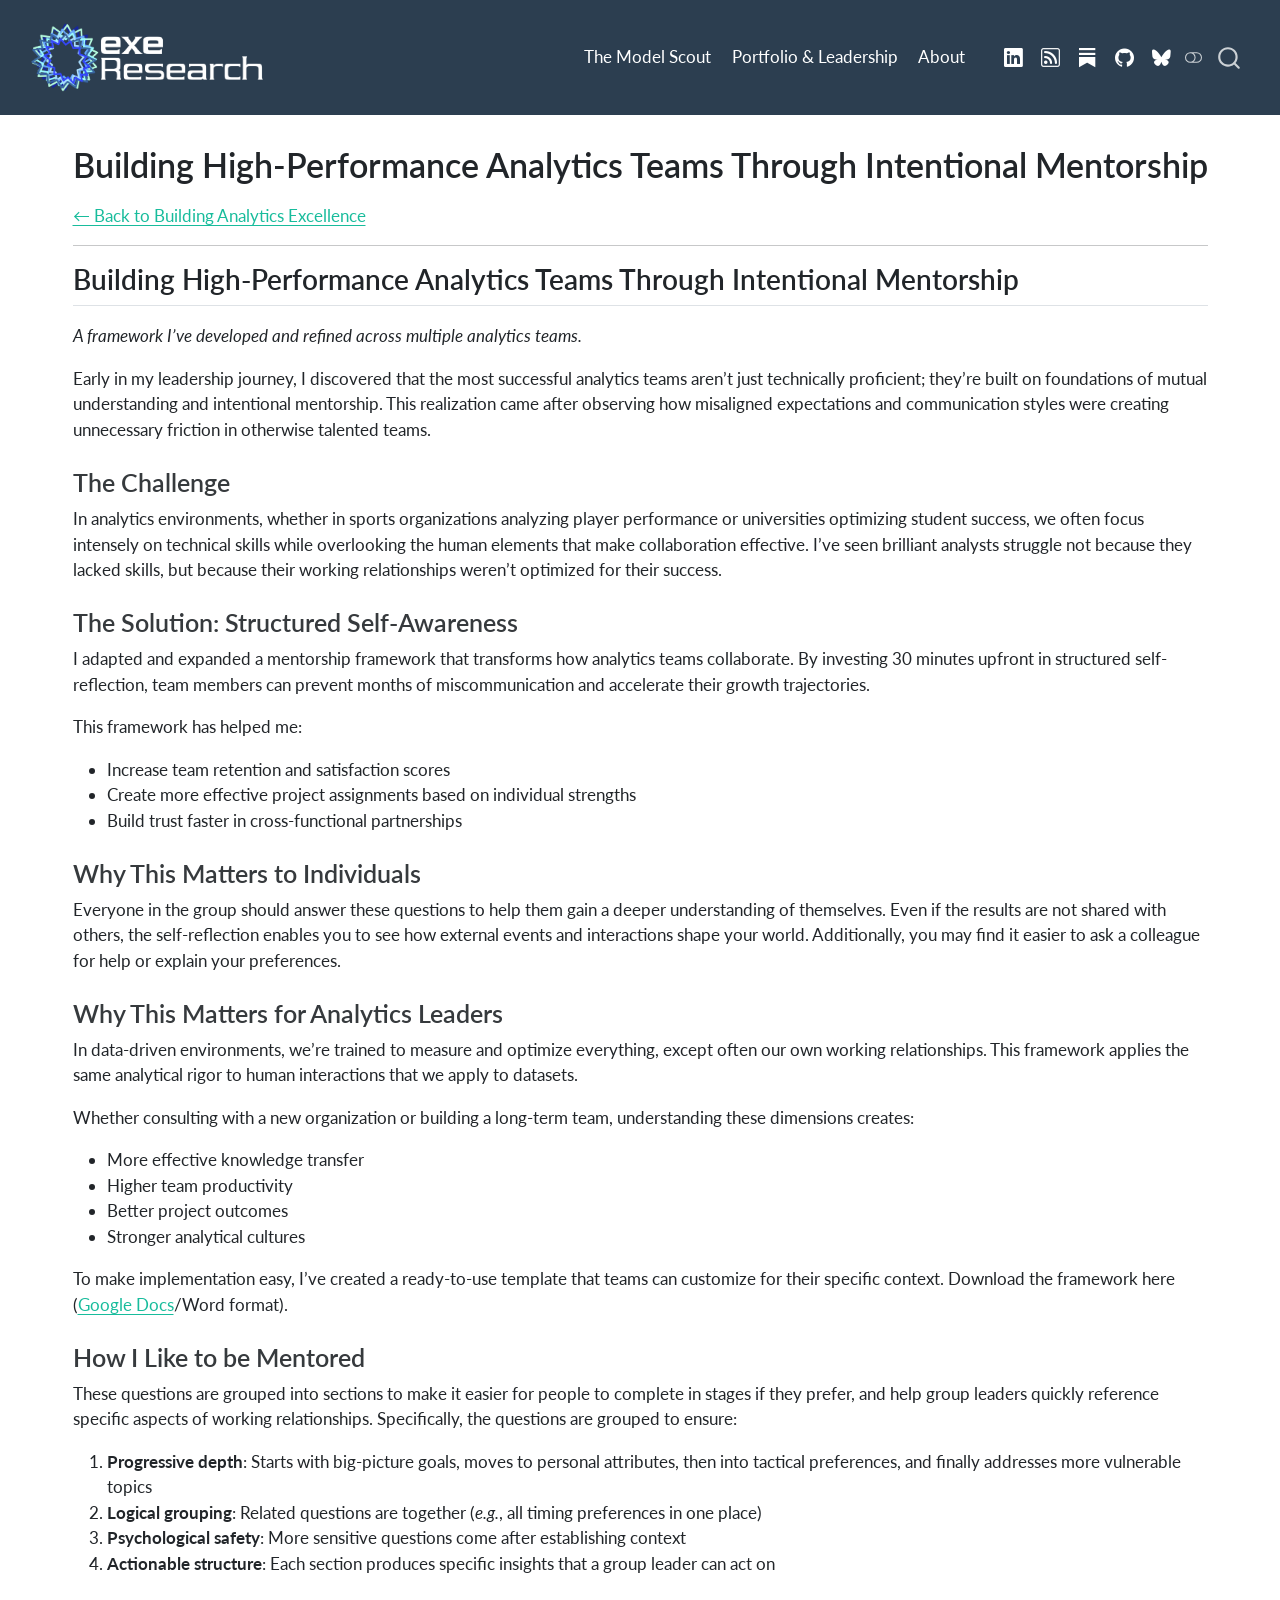
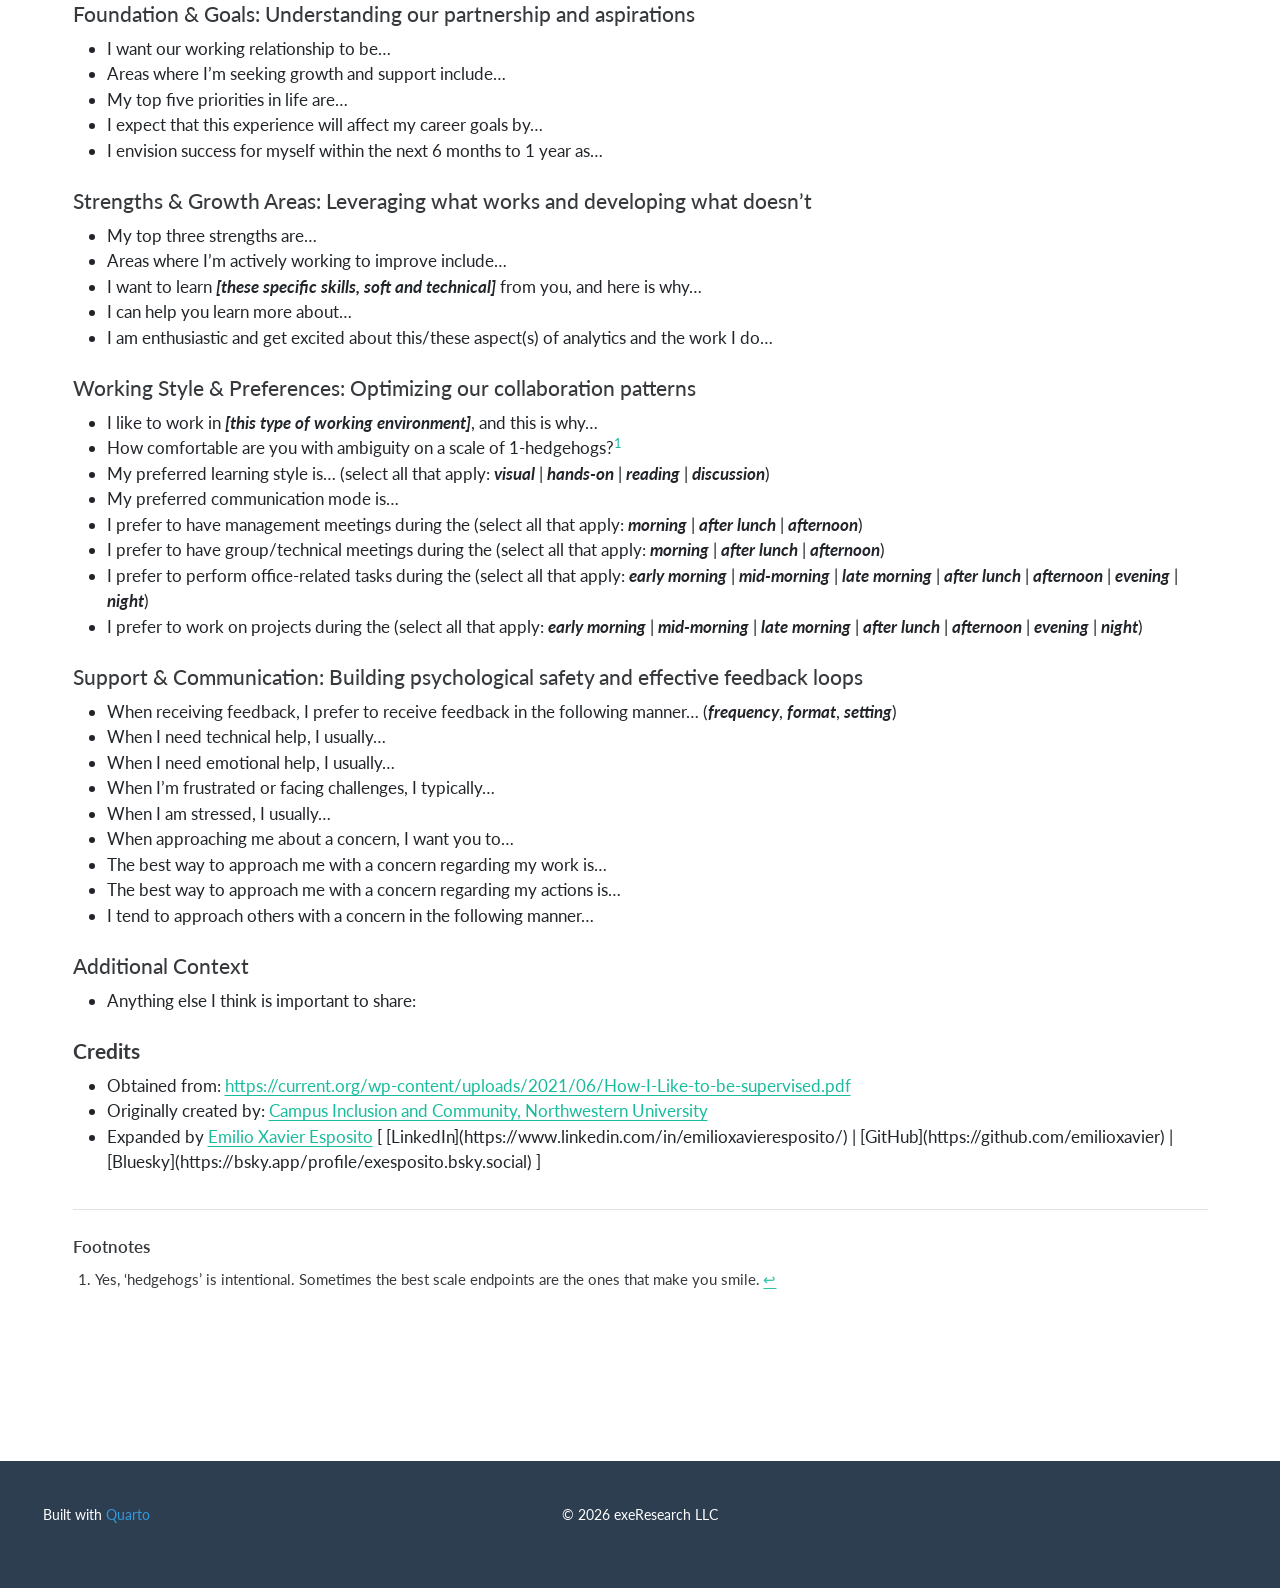
<file: pl_mentoring.html>
<!DOCTYPE html>
<html xmlns="http://www.w3.org/1999/xhtml" lang="en" xml:lang="en"><head>

<meta charset="utf-8">
<meta name="generator" content="quarto-1.8.27">

<meta name="viewport" content="width=device-width, initial-scale=1.0, user-scalable=yes">


<title>Building High-Performance Analytics Teams Through Intentional Mentorship – exeResearch | Analytics for Sports - Higher Ed - Awesomeness</title>
<style>
code{white-space: pre-wrap;}
span.smallcaps{font-variant: small-caps;}
div.columns{display: flex; gap: min(4vw, 1.5em);}
div.column{flex: auto; overflow-x: auto;}
div.hanging-indent{margin-left: 1.5em; text-indent: -1.5em;}
ul.task-list{list-style: none;}
ul.task-list li input[type="checkbox"] {
  width: 0.8em;
  margin: 0 0.8em 0.2em -1em; /* quarto-specific, see https://github.com/quarto-dev/quarto-cli/issues/4556 */ 
  vertical-align: middle;
}
</style>


<script src="site_libs/quarto-nav/quarto-nav.js"></script>
<script src="site_libs/quarto-nav/headroom.min.js"></script>
<script src="site_libs/clipboard/clipboard.min.js"></script>
<script src="site_libs/quarto-search/autocomplete.umd.js"></script>
<script src="site_libs/quarto-search/fuse.min.js"></script>
<script src="site_libs/quarto-search/quarto-search.js"></script>
<meta name="quarto:offset" content="./">
<link href="./images/exeResearch_64x64pixels_favicon.png" rel="icon" type="image/png">
<script src="site_libs/quarto-html/quarto.js" type="module"></script>
<script src="site_libs/quarto-html/tabsets/tabsets.js" type="module"></script>
<script src="site_libs/quarto-html/axe/axe-check.js" type="module"></script>
<script src="site_libs/quarto-html/popper.min.js"></script>
<script src="site_libs/quarto-html/tippy.umd.min.js"></script>
<script src="site_libs/quarto-html/anchor.min.js"></script>
<link href="site_libs/quarto-html/tippy.css" rel="stylesheet">
<link href="site_libs/quarto-html/quarto-syntax-highlighting-ed96de9b727972fe78a7b5d16c58bf87.css" rel="stylesheet" class="quarto-color-scheme" id="quarto-text-highlighting-styles">
<link href="site_libs/quarto-html/quarto-syntax-highlighting-dark-4d9afe2b8d18ee9fa5d0d57b5ed4214d.css" rel="stylesheet" class="quarto-color-scheme quarto-color-alternate" id="quarto-text-highlighting-styles">
<link href="site_libs/quarto-html/quarto-syntax-highlighting-ed96de9b727972fe78a7b5d16c58bf87.css" rel="stylesheet" class="quarto-color-scheme-extra" id="quarto-text-highlighting-styles">
<script src="site_libs/bootstrap/bootstrap.min.js"></script>
<link href="site_libs/bootstrap/bootstrap-icons.css" rel="stylesheet">
<link href="site_libs/bootstrap/bootstrap-f93c2b1f3f0577f377aefa4848a86a36.min.css" rel="stylesheet" append-hash="true" class="quarto-color-scheme" id="quarto-bootstrap" data-mode="light">
<link href="site_libs/bootstrap/bootstrap-dark-0d4a9d19931feb4fee1ddab4b2489000.min.css" rel="stylesheet" append-hash="true" class="quarto-color-scheme quarto-color-alternate" id="quarto-bootstrap" data-mode="dark">
<link href="site_libs/bootstrap/bootstrap-f93c2b1f3f0577f377aefa4848a86a36.min.css" rel="stylesheet" append-hash="true" class="quarto-color-scheme-extra" id="quarto-bootstrap" data-mode="light">
<script src="site_libs/quarto-contrib/iconify-3.0.0/iconify-icon.min.js"></script>
<script id="quarto-search-options" type="application/json">{
  "location": "navbar",
  "copy-button": false,
  "collapse-after": 3,
  "panel-placement": "end",
  "type": "overlay",
  "limit": 50,
  "keyboard-shortcut": [
    "f",
    "/",
    "s"
  ],
  "show-item-context": false,
  "language": {
    "search-no-results-text": "No results",
    "search-matching-documents-text": "matching documents",
    "search-copy-link-title": "Copy link to search",
    "search-hide-matches-text": "Hide additional matches",
    "search-more-match-text": "more match in this document",
    "search-more-matches-text": "more matches in this document",
    "search-clear-button-title": "Clear",
    "search-text-placeholder": "",
    "search-detached-cancel-button-title": "Cancel",
    "search-submit-button-title": "Submit",
    "search-label": "Search"
  }
}</script>
<script async="" src="https://www.googletagmanager.com/gtag/js?id=G-L2BRBH4006"></script>

<script type="text/javascript">

window.dataLayer = window.dataLayer || [];
function gtag(){dataLayer.push(arguments);}
gtag('js', new Date());
gtag('config', 'G-L2BRBH4006', { 'anonymize_ip': true});
</script>


<link rel="stylesheet" href="styles.css">
<meta property="og:title" content="Building High-Performance Analytics Teams Through Intentional Mentorship – exeResearch | Analytics for Sports - Higher Ed - Awesomeness">
<meta property="og:description" content="">
<meta property="og:site_name" content="exeResearch | Analytics for Sports - Higher Ed - Awesomeness">
<meta name="twitter:title" content="Building High-Performance Analytics Teams Through Intentional Mentorship – exeResearch | Analytics for Sports - Higher Ed - Awesomeness">
<meta name="twitter:description" content="">
<meta name="twitter:card" content="summary">
</head>

<body class="nav-fixed quarto-light"><script id="quarto-html-before-body" type="application/javascript">
    const toggleBodyColorMode = (bsSheetEl) => {
      const mode = bsSheetEl.getAttribute("data-mode");
      const bodyEl = window.document.querySelector("body");
      if (mode === "dark") {
        bodyEl.classList.add("quarto-dark");
        bodyEl.classList.remove("quarto-light");
      } else {
        bodyEl.classList.add("quarto-light");
        bodyEl.classList.remove("quarto-dark");
      }
    }
    const toggleBodyColorPrimary = () => {
      const bsSheetEl = window.document.querySelector("link#quarto-bootstrap:not([rel=disabled-stylesheet])");
      if (bsSheetEl) {
        toggleBodyColorMode(bsSheetEl);
      }
    }
    const setColorSchemeToggle = (alternate) => {
      const toggles = window.document.querySelectorAll('.quarto-color-scheme-toggle');
      for (let i=0; i < toggles.length; i++) {
        const toggle = toggles[i];
        if (toggle) {
          if (alternate) {
            toggle.classList.add("alternate");
          } else {
            toggle.classList.remove("alternate");
          }
        }
      }
    };
    const toggleColorMode = (alternate) => {
      // Switch the stylesheets
      const primaryStylesheets = window.document.querySelectorAll('link.quarto-color-scheme:not(.quarto-color-alternate)');
      const alternateStylesheets = window.document.querySelectorAll('link.quarto-color-scheme.quarto-color-alternate');
      manageTransitions('#quarto-margin-sidebar .nav-link', false);
      if (alternate) {
        // note: dark is layered on light, we don't disable primary!
        enableStylesheet(alternateStylesheets);
        for (const sheetNode of alternateStylesheets) {
          if (sheetNode.id === "quarto-bootstrap") {
            toggleBodyColorMode(sheetNode);
          }
        }
      } else {
        disableStylesheet(alternateStylesheets);
        enableStylesheet(primaryStylesheets)
        toggleBodyColorPrimary();
      }
      manageTransitions('#quarto-margin-sidebar .nav-link', true);
      // Switch the toggles
      setColorSchemeToggle(alternate)
      // Hack to workaround the fact that safari doesn't
      // properly recolor the scrollbar when toggling (#1455)
      if (navigator.userAgent.indexOf('Safari') > 0 && navigator.userAgent.indexOf('Chrome') == -1) {
        manageTransitions("body", false);
        window.scrollTo(0, 1);
        setTimeout(() => {
          window.scrollTo(0, 0);
          manageTransitions("body", true);
        }, 40);
      }
    }
    const disableStylesheet = (stylesheets) => {
      for (let i=0; i < stylesheets.length; i++) {
        const stylesheet = stylesheets[i];
        stylesheet.rel = 'disabled-stylesheet';
      }
    }
    const enableStylesheet = (stylesheets) => {
      for (let i=0; i < stylesheets.length; i++) {
        const stylesheet = stylesheets[i];
        if(stylesheet.rel !== 'stylesheet') { // for Chrome, which will still FOUC without this check
          stylesheet.rel = 'stylesheet';
        }
      }
    }
    const manageTransitions = (selector, allowTransitions) => {
      const els = window.document.querySelectorAll(selector);
      for (let i=0; i < els.length; i++) {
        const el = els[i];
        if (allowTransitions) {
          el.classList.remove('notransition');
        } else {
          el.classList.add('notransition');
        }
      }
    }
    const isFileUrl = () => {
      return window.location.protocol === 'file:';
    }
    const hasAlternateSentinel = () => {
      let styleSentinel = getColorSchemeSentinel();
      if (styleSentinel !== null) {
        return styleSentinel === "alternate";
      } else {
        return false;
      }
    }
    const setStyleSentinel = (alternate) => {
      const value = alternate ? "alternate" : "default";
      if (!isFileUrl()) {
        window.localStorage.setItem("quarto-color-scheme", value);
      } else {
        localAlternateSentinel = value;
      }
    }
    const getColorSchemeSentinel = () => {
      if (!isFileUrl()) {
        const storageValue = window.localStorage.getItem("quarto-color-scheme");
        return storageValue != null ? storageValue : localAlternateSentinel;
      } else {
        return localAlternateSentinel;
      }
    }
    const toggleGiscusIfUsed = (isAlternate, darkModeDefault) => {
      const baseTheme = document.querySelector('#giscus-base-theme')?.value ?? 'light';
      const alternateTheme = document.querySelector('#giscus-alt-theme')?.value ?? 'dark';
      let newTheme = '';
      if(authorPrefersDark) {
        newTheme = isAlternate ? baseTheme : alternateTheme;
      } else {
        newTheme = isAlternate ? alternateTheme : baseTheme;
      }
      const changeGiscusTheme = () => {
        // From: https://github.com/giscus/giscus/issues/336
        const sendMessage = (message) => {
          const iframe = document.querySelector('iframe.giscus-frame');
          if (!iframe) return;
          iframe.contentWindow.postMessage({ giscus: message }, 'https://giscus.app');
        }
        sendMessage({
          setConfig: {
            theme: newTheme
          }
        });
      }
      const isGiscussLoaded = window.document.querySelector('iframe.giscus-frame') !== null;
      if (isGiscussLoaded) {
        changeGiscusTheme();
      }
    };
    const authorPrefersDark = false;
    const queryPrefersDark = window.matchMedia('(prefers-color-scheme: dark)');
    const darkModeDefault = queryPrefersDark.matches;
      document.querySelector('link#quarto-text-highlighting-styles.quarto-color-scheme-extra').rel = 'disabled-stylesheet';
      document.querySelector('link#quarto-bootstrap.quarto-color-scheme-extra').rel = 'disabled-stylesheet';
    let localAlternateSentinel = darkModeDefault ? 'alternate' : 'default';
    // Dark / light mode switch
    window.quartoToggleColorScheme = () => {
      // Read the current dark / light value
      let toAlternate = !hasAlternateSentinel();
      toggleColorMode(toAlternate);
      setStyleSentinel(toAlternate);
      toggleGiscusIfUsed(toAlternate, darkModeDefault);
      window.dispatchEvent(new Event('resize'));
    };
    queryPrefersDark.addEventListener("change", e => {
      if(window.localStorage.getItem("quarto-color-scheme") !== null)
        return;
      const alternate = e.matches
      toggleColorMode(alternate);
      localAlternateSentinel = e.matches ? 'alternate' : 'default'; // this is used alongside local storage!
      toggleGiscusIfUsed(alternate, darkModeDefault);
    });
    // Switch to dark mode if need be
    if (hasAlternateSentinel()) {
      toggleColorMode(true);
    } else {
      toggleColorMode(false);
    }
  </script>

<div id="quarto-search-results"></div>
  <header id="quarto-header" class="headroom fixed-top">
    <nav class="navbar navbar-expand-lg " data-bs-theme="dark">
      <div class="navbar-container container-fluid">
      <div class="navbar-brand-container mx-auto">
    <a href="./index.html" class="navbar-brand navbar-brand-logo">
    <img src="./images/exeResearch_logo_150dpi_transBG_whiteText.png" alt="exeResearch" class="navbar-logo light-content">
    <img src="./images/exeResearch_logo_150dpi_transBG_whiteText.png" alt="exeResearch" class="navbar-logo dark-content">
    </a>
  </div>
            <div id="quarto-search" class="" title="Search"></div>
          <button class="navbar-toggler" type="button" data-bs-toggle="collapse" data-bs-target="#navbarCollapse" aria-controls="navbarCollapse" role="menu" aria-expanded="false" aria-label="Toggle navigation" onclick="if (window.quartoToggleHeadroom) { window.quartoToggleHeadroom(); }">
  <span class="navbar-toggler-icon"></span>
</button>
          <div class="collapse navbar-collapse" id="navbarCollapse">
            <ul class="navbar-nav navbar-nav-scroll ms-auto">
  <li class="nav-item">
    <a class="nav-link" href="./blog.html"> 
<span class="menu-text">The Model Scout</span></a>
  </li>  
  <li class="nav-item">
    <a class="nav-link" href="./portfolio-leadership.html"> 
<span class="menu-text">Portfolio &amp; Leadership</span></a>
  </li>  
  <li class="nav-item">
    <a class="nav-link" href="./index.html#about"> 
<span class="menu-text">About</span></a>
  </li>  
  <li class="nav-item">
    <a class="nav-link" href="mailto:emilio@exeResearch.com"> 
<span class="menu-text"><iconify-icon role="img" inline="" icon="mdi:email" style="font-size: 1.5em;" aria-label="Icon email from mdi Iconify.design set." title="Icon email from mdi Iconify.design set."></iconify-icon></span></a>
  </li>  
  <li class="nav-item compact">
    <a class="nav-link" href="https://www.linkedin.com/in/emilioxavieresposito/"> <i class="bi bi-linkedin" role="img">
</i> 
<span class="menu-text"></span></a>
  </li>  
  <li class="nav-item compact">
    <a class="nav-link" href="./blog.xml"> <i class="bi bi-rss" role="img" aria-label="RSS Feed">
</i> 
<span class="menu-text"></span></a>
  </li>  
  <li class="nav-item compact">
    <a class="nav-link" href="https://substack.exeresearch.com"> <i class="bi bi-substack" role="img" aria-label="Substack">
</i> 
<span class="menu-text"></span></a>
  </li>  
  <li class="nav-item compact">
    <a class="nav-link" href="https://github.com/emilioxavier"> <i class="bi bi-github" role="img">
</i> 
<span class="menu-text"></span></a>
  </li>  
  <li class="nav-item compact">
    <a class="nav-link" href="https://bsky.app/profile/exesposito.bsky.social"> <i class="bi bi-bluesky" role="img">
</i> 
<span class="menu-text"></span></a>
  </li>  
</ul>
          </div> <!-- /navcollapse -->
            <div class="quarto-navbar-tools">
  <a href="" class="quarto-color-scheme-toggle quarto-navigation-tool  px-1" onclick="window.quartoToggleColorScheme(); return false;" title="Toggle dark mode"><i class="bi"></i></a>
</div>
      </div> <!-- /container-fluid -->
    </nav>
</header>
<!-- content -->
<div id="quarto-content" class="quarto-container page-columns page-rows-contents page-layout-full page-navbar">
<!-- sidebar -->
<!-- margin-sidebar -->
    
<!-- main -->
<main class="content column-page" id="quarto-document-content">


<header id="title-block-header" class="quarto-title-block default">
<div class="quarto-title">
<h1 class="title">Building High-Performance Analytics Teams Through Intentional Mentorship</h1>
</div>



<div class="quarto-title-meta column-page">

    
  
    
  </div>
  


</header>


<p><a href="./portfolio-leadership.html">← Back to Building Analytics Excellence</a></p>
<hr>
<section id="building-high-performance-analytics-teams-through-intentional-mentorship" class="level2">
<h2 class="anchored" data-anchor-id="building-high-performance-analytics-teams-through-intentional-mentorship">Building High-Performance Analytics Teams Through Intentional Mentorship</h2>
<p><em>A framework I’ve developed and refined across multiple analytics teams.</em></p>
<p>Early in my leadership journey, I discovered that the most successful analytics teams aren’t just technically proficient; they’re built on foundations of mutual understanding and intentional mentorship. This realization came after observing how misaligned expectations and communication styles were creating unnecessary friction in otherwise talented teams.</p>
<section id="the-challenge" class="level3">
<h3 class="anchored" data-anchor-id="the-challenge">The Challenge</h3>
<p>In analytics environments, whether in sports organizations analyzing player performance or universities optimizing student success, we often focus intensely on technical skills while overlooking the human elements that make collaboration effective. I’ve seen brilliant analysts struggle not because they lacked skills, but because their working relationships weren’t optimized for their success.</p>
</section>
<section id="the-solution-structured-self-awareness" class="level3">
<h3 class="anchored" data-anchor-id="the-solution-structured-self-awareness">The Solution: Structured Self-Awareness</h3>
<p>I adapted and expanded a mentorship framework that transforms how analytics teams collaborate. By investing 30 minutes upfront in structured self-reflection, team members can prevent months of miscommunication and accelerate their growth trajectories.</p>
<p>This framework has helped me:</p>
<ul>
<li>Increase team retention and satisfaction scores</li>
<li>Create more effective project assignments based on individual strengths</li>
<li>Build trust faster in cross-functional partnerships</li>
</ul>
</section>
<section id="why-this-matters-to-individuals" class="level3">
<h3 class="anchored" data-anchor-id="why-this-matters-to-individuals">Why This Matters to Individuals</h3>
<p>Everyone in the group should answer these questions to help them gain a deeper understanding of themselves. Even if the results are not shared with others, the self-reflection enables you to see how external events and interactions shape your world. Additionally, you may find it easier to ask a colleague for help or explain your preferences.</p>
</section>
<section id="why-this-matters-for-analytics-leaders" class="level3">
<h3 class="anchored" data-anchor-id="why-this-matters-for-analytics-leaders">Why This Matters for Analytics Leaders</h3>
<p>In data-driven environments, we’re trained to measure and optimize everything, except often our own working relationships. This framework applies the same analytical rigor to human interactions that we apply to datasets.</p>
<p>Whether consulting with a new organization or building a long-term team, understanding these dimensions creates:</p>
<ul>
<li>More effective knowledge transfer</li>
<li>Higher team productivity</li>
<li>Better project outcomes</li>
<li>Stronger analytical cultures</li>
</ul>
<p>To make implementation easy, I’ve created a ready-to-use template that teams can customize for their specific context. Download the framework here (<a href="https://docs.google.com/document/d/1c4TzA8BWM9aRkDHFImyc8k9MbcgktBl0odh-wIpUXS0/edit?usp=sharing">Google Docs</a>/Word format).</p>
</section>
<section id="how-i-like-to-be-mentored" class="level3">
<h3 class="anchored" data-anchor-id="how-i-like-to-be-mentored">How I Like to be Mentored</h3>
<p>These questions are grouped into sections to make it easier for people to complete in stages if they prefer, and help group leaders quickly reference specific aspects of working relationships. Specifically, the questions are grouped to ensure:</p>
<ol type="1">
<li><strong>Progressive depth</strong>: Starts with big-picture goals, moves to personal attributes, then into tactical preferences, and finally addresses more vulnerable topics</li>
<li><strong>Logical grouping</strong>: Related questions are together (<em>e.g.</em>, all timing preferences in one place)</li>
<li><strong>Psychological safety</strong>: More sensitive questions come after establishing context</li>
<li><strong>Actionable structure</strong>: Each section produces specific insights that a group leader can act on</li>
</ol>
<section id="foundation-goals-understanding-our-partnership-and-aspirations" class="level4">
<h4 class="anchored" data-anchor-id="foundation-goals-understanding-our-partnership-and-aspirations">Foundation &amp; Goals: Understanding our partnership and aspirations</h4>
<ul>
<li>I want our working relationship to be…</li>
<li>Areas where I’m seeking growth and support include…</li>
<li>My top five priorities in life are…</li>
<li>I expect that this experience will affect my career goals by…</li>
<li>I envision success for myself within the next 6 months to 1 year as…</li>
</ul>
</section>
<section id="strengths-growth-areas-leveraging-what-works-and-developing-what-doesnt" class="level4">
<h4 class="anchored" data-anchor-id="strengths-growth-areas-leveraging-what-works-and-developing-what-doesnt">Strengths &amp; Growth Areas: Leveraging what works and developing what doesn’t</h4>
<ul>
<li>My top three strengths are…</li>
<li>Areas where I’m actively working to improve include…</li>
<li>I want to learn <em><strong>[these specific skills, soft and technical]</strong></em> from you, and here is why…</li>
<li>I can help you learn more about…</li>
<li>I am enthusiastic and get excited about this/these aspect(s) of analytics and the work I do…</li>
</ul>
</section>
<section id="working-style-preferences-optimizing-our-collaboration-patterns" class="level4">
<h4 class="anchored" data-anchor-id="working-style-preferences-optimizing-our-collaboration-patterns">Working Style &amp; Preferences: Optimizing our collaboration patterns</h4>
<ul>
<li>I like to work in <em><strong>[this type of working environment]</strong></em>, and this is why…</li>
<li>How comfortable are you with ambiguity on a scale of 1-hedgehogs?<a href="#fn1" class="footnote-ref" id="fnref1" role="doc-noteref"><sup>1</sup></a></li>
<li>My preferred learning style is… (select all that apply: <em><strong>visual</strong></em> | <em><strong>hands-on</strong></em> | <em><strong>reading</strong></em> | <em><strong>discussion</strong></em>)</li>
<li>My preferred communication mode is…</li>
<li>I prefer to have management meetings during the (select all that apply: <em><strong>morning</strong></em> | <em><strong>after lunch</strong></em> | <em><strong>afternoon</strong></em>)</li>
<li>I prefer to have group/technical meetings during the (select all that apply: <em><strong>morning</strong></em> | <em><strong>after lunch</strong></em> | <em><strong>afternoon</strong></em>)</li>
<li>I prefer to perform office-related tasks during the (select all that apply: <em><strong>early morning</strong></em> | <em><strong>mid-morning</strong></em> | <em><strong>late morning</strong></em> | <em><strong>after lunch</strong></em> | <em><strong>afternoon</strong></em> | <em><strong>evening</strong></em> | <em><strong>night</strong></em>)</li>
<li>I prefer to work on projects during the (select all that apply: <em><strong>early morning</strong></em> | <em><strong>mid-morning</strong></em> | <em><strong>late morning</strong></em> | <em><strong>after lunch</strong></em> | <em><strong>afternoon</strong></em> | <em><strong>evening</strong></em> | <em><strong>night</strong></em>)</li>
</ul>
</section>
<section id="support-communication-building-psychological-safety-and-effective-feedback-loops" class="level4">
<h4 class="anchored" data-anchor-id="support-communication-building-psychological-safety-and-effective-feedback-loops">Support &amp; Communication: Building psychological safety and effective feedback loops</h4>
<ul>
<li>When receiving feedback, I prefer to receive feedback in the following manner… (<em><strong>frequency</strong></em>, <em><strong>format</strong></em>, <em><strong>setting</strong></em>)</li>
<li>When I need technical help, I usually…</li>
<li>When I need emotional help, I usually…</li>
<li>When I’m frustrated or facing challenges, I typically…</li>
<li>When I am stressed, I usually…</li>
<li>When approaching me about a concern, I want you to…</li>
<li>The best way to approach me with a concern regarding my work is…</li>
<li>The best way to approach me with a concern regarding my actions is…</li>
<li>I tend to approach others with a concern in the following manner…</li>
</ul>
</section>
<section id="additional-context" class="level4">
<h4 class="anchored" data-anchor-id="additional-context">Additional Context</h4>
<ul>
<li>Anything else I think is important to share:</li>
</ul>
</section>
<section id="credits" class="level4">
<h4 class="anchored" data-anchor-id="credits"><strong>Credits</strong></h4>
<ul>
<li>Obtained from: <a href="https://current.org/wp-content/uploads/2021/06/How-I-Like-to-be-supervised.pdf">https://current.org/wp-content/uploads/2021/06/How-I-Like-to-be-supervised.pdf</a></li>
<li>Originally created by: <a href="https://www.northwestern.edu/inclusion/index.html">Campus Inclusion and Community, Northwestern University</a></li>
<li>Expanded by <a href="https://github.com/emilioxavier">Emilio Xavier Esposito</a> [ [LinkedIn](https://www.linkedin.com/in/emilioxavieresposito/) | [GitHub](https://github.com/emilioxavier) | [Bluesky](https://bsky.app/profile/exesposito.bsky.social) ]</li>
</ul>


</section>
</section>
</section>


<div id="quarto-appendix" class="default"><section id="footnotes" class="footnotes footnotes-end-of-document" role="doc-endnotes"><h2 class="anchored quarto-appendix-heading">Footnotes</h2>

<ol>
<li id="fn1"><p>Yes, ‘hedgehogs’ is intentional. Sometimes the best scale endpoints are the ones that make you smile.<a href="#fnref1" class="footnote-back" role="doc-backlink">↩︎</a></p></li>
</ol>
</section></div></main> <!-- /main -->
<script id="quarto-html-after-body" type="application/javascript">
  window.document.addEventListener("DOMContentLoaded", function (event) {
    // Ensure there is a toggle, if there isn't float one in the top right
    if (window.document.querySelector('.quarto-color-scheme-toggle') === null) {
      const a = window.document.createElement('a');
      a.classList.add('top-right');
      a.classList.add('quarto-color-scheme-toggle');
      a.href = "";
      a.onclick = function() { try { window.quartoToggleColorScheme(); } catch {} return false; };
      const i = window.document.createElement("i");
      i.classList.add('bi');
      a.appendChild(i);
      window.document.body.appendChild(a);
    }
    setColorSchemeToggle(hasAlternateSentinel())
    const icon = "";
    const anchorJS = new window.AnchorJS();
    anchorJS.options = {
      placement: 'right',
      icon: icon
    };
    anchorJS.add('.anchored');
    const isCodeAnnotation = (el) => {
      for (const clz of el.classList) {
        if (clz.startsWith('code-annotation-')) {                     
          return true;
        }
      }
      return false;
    }
    const onCopySuccess = function(e) {
      // button target
      const button = e.trigger;
      // don't keep focus
      button.blur();
      // flash "checked"
      button.classList.add('code-copy-button-checked');
      var currentTitle = button.getAttribute("title");
      button.setAttribute("title", "Copied!");
      let tooltip;
      if (window.bootstrap) {
        button.setAttribute("data-bs-toggle", "tooltip");
        button.setAttribute("data-bs-placement", "left");
        button.setAttribute("data-bs-title", "Copied!");
        tooltip = new bootstrap.Tooltip(button, 
          { trigger: "manual", 
            customClass: "code-copy-button-tooltip",
            offset: [0, -8]});
        tooltip.show();    
      }
      setTimeout(function() {
        if (tooltip) {
          tooltip.hide();
          button.removeAttribute("data-bs-title");
          button.removeAttribute("data-bs-toggle");
          button.removeAttribute("data-bs-placement");
        }
        button.setAttribute("title", currentTitle);
        button.classList.remove('code-copy-button-checked');
      }, 1000);
      // clear code selection
      e.clearSelection();
    }
    const getTextToCopy = function(trigger) {
      const outerScaffold = trigger.parentElement.cloneNode(true);
      const codeEl = outerScaffold.querySelector('code');
      for (const childEl of codeEl.children) {
        if (isCodeAnnotation(childEl)) {
          childEl.remove();
        }
      }
      return codeEl.innerText;
    }
    const clipboard = new window.ClipboardJS('.code-copy-button:not([data-in-quarto-modal])', {
      text: getTextToCopy
    });
    clipboard.on('success', onCopySuccess);
    if (window.document.getElementById('quarto-embedded-source-code-modal')) {
      const clipboardModal = new window.ClipboardJS('.code-copy-button[data-in-quarto-modal]', {
        text: getTextToCopy,
        container: window.document.getElementById('quarto-embedded-source-code-modal')
      });
      clipboardModal.on('success', onCopySuccess);
    }
      var localhostRegex = new RegExp(/^(?:http|https):\/\/localhost\:?[0-9]*\//);
      var mailtoRegex = new RegExp(/^mailto:/);
        var filterRegex = new RegExp("https:\/\/exeresearch\.com");
      var isInternal = (href) => {
          return filterRegex.test(href) || localhostRegex.test(href) || mailtoRegex.test(href);
      }
      // Inspect non-navigation links and adorn them if external
     var links = window.document.querySelectorAll('a[href]:not(.nav-link):not(.navbar-brand):not(.toc-action):not(.sidebar-link):not(.sidebar-item-toggle):not(.pagination-link):not(.no-external):not([aria-hidden]):not(.dropdown-item):not(.quarto-navigation-tool):not(.about-link)');
      for (var i=0; i<links.length; i++) {
        const link = links[i];
        if (!isInternal(link.href)) {
          // undo the damage that might have been done by quarto-nav.js in the case of
          // links that we want to consider external
          if (link.dataset.originalHref !== undefined) {
            link.href = link.dataset.originalHref;
          }
            // target, if specified
            link.setAttribute("target", "_blank");
            if (link.getAttribute("rel") === null) {
              link.setAttribute("rel", "noopener");
            }
        }
      }
    function tippyHover(el, contentFn, onTriggerFn, onUntriggerFn) {
      const config = {
        allowHTML: true,
        maxWidth: 500,
        delay: 100,
        arrow: false,
        appendTo: function(el) {
            return el.parentElement;
        },
        interactive: true,
        interactiveBorder: 10,
        theme: 'quarto',
        placement: 'bottom-start',
      };
      if (contentFn) {
        config.content = contentFn;
      }
      if (onTriggerFn) {
        config.onTrigger = onTriggerFn;
      }
      if (onUntriggerFn) {
        config.onUntrigger = onUntriggerFn;
      }
      window.tippy(el, config); 
    }
    const noterefs = window.document.querySelectorAll('a[role="doc-noteref"]');
    for (var i=0; i<noterefs.length; i++) {
      const ref = noterefs[i];
      tippyHover(ref, function() {
        // use id or data attribute instead here
        let href = ref.getAttribute('data-footnote-href') || ref.getAttribute('href');
        try { href = new URL(href).hash; } catch {}
        const id = href.replace(/^#\/?/, "");
        const note = window.document.getElementById(id);
        if (note) {
          return note.innerHTML;
        } else {
          return "";
        }
      });
    }
    const xrefs = window.document.querySelectorAll('a.quarto-xref');
    const processXRef = (id, note) => {
      // Strip column container classes
      const stripColumnClz = (el) => {
        el.classList.remove("page-full", "page-columns");
        if (el.children) {
          for (const child of el.children) {
            stripColumnClz(child);
          }
        }
      }
      stripColumnClz(note)
      if (id === null || id.startsWith('sec-')) {
        // Special case sections, only their first couple elements
        const container = document.createElement("div");
        if (note.children && note.children.length > 2) {
          container.appendChild(note.children[0].cloneNode(true));
          for (let i = 1; i < note.children.length; i++) {
            const child = note.children[i];
            if (child.tagName === "P" && child.innerText === "") {
              continue;
            } else {
              container.appendChild(child.cloneNode(true));
              break;
            }
          }
          if (window.Quarto?.typesetMath) {
            window.Quarto.typesetMath(container);
          }
          return container.innerHTML
        } else {
          if (window.Quarto?.typesetMath) {
            window.Quarto.typesetMath(note);
          }
          return note.innerHTML;
        }
      } else {
        // Remove any anchor links if they are present
        const anchorLink = note.querySelector('a.anchorjs-link');
        if (anchorLink) {
          anchorLink.remove();
        }
        if (window.Quarto?.typesetMath) {
          window.Quarto.typesetMath(note);
        }
        if (note.classList.contains("callout")) {
          return note.outerHTML;
        } else {
          return note.innerHTML;
        }
      }
    }
    for (var i=0; i<xrefs.length; i++) {
      const xref = xrefs[i];
      tippyHover(xref, undefined, function(instance) {
        instance.disable();
        let url = xref.getAttribute('href');
        let hash = undefined; 
        if (url.startsWith('#')) {
          hash = url;
        } else {
          try { hash = new URL(url).hash; } catch {}
        }
        if (hash) {
          const id = hash.replace(/^#\/?/, "");
          const note = window.document.getElementById(id);
          if (note !== null) {
            try {
              const html = processXRef(id, note.cloneNode(true));
              instance.setContent(html);
            } finally {
              instance.enable();
              instance.show();
            }
          } else {
            // See if we can fetch this
            fetch(url.split('#')[0])
            .then(res => res.text())
            .then(html => {
              const parser = new DOMParser();
              const htmlDoc = parser.parseFromString(html, "text/html");
              const note = htmlDoc.getElementById(id);
              if (note !== null) {
                const html = processXRef(id, note);
                instance.setContent(html);
              } 
            }).finally(() => {
              instance.enable();
              instance.show();
            });
          }
        } else {
          // See if we can fetch a full url (with no hash to target)
          // This is a special case and we should probably do some content thinning / targeting
          fetch(url)
          .then(res => res.text())
          .then(html => {
            const parser = new DOMParser();
            const htmlDoc = parser.parseFromString(html, "text/html");
            const note = htmlDoc.querySelector('main.content');
            if (note !== null) {
              // This should only happen for chapter cross references
              // (since there is no id in the URL)
              // remove the first header
              if (note.children.length > 0 && note.children[0].tagName === "HEADER") {
                note.children[0].remove();
              }
              const html = processXRef(null, note);
              instance.setContent(html);
            } 
          }).finally(() => {
            instance.enable();
            instance.show();
          });
        }
      }, function(instance) {
      });
    }
        let selectedAnnoteEl;
        const selectorForAnnotation = ( cell, annotation) => {
          let cellAttr = 'data-code-cell="' + cell + '"';
          let lineAttr = 'data-code-annotation="' +  annotation + '"';
          const selector = 'span[' + cellAttr + '][' + lineAttr + ']';
          return selector;
        }
        const selectCodeLines = (annoteEl) => {
          const doc = window.document;
          const targetCell = annoteEl.getAttribute("data-target-cell");
          const targetAnnotation = annoteEl.getAttribute("data-target-annotation");
          const annoteSpan = window.document.querySelector(selectorForAnnotation(targetCell, targetAnnotation));
          const lines = annoteSpan.getAttribute("data-code-lines").split(",");
          const lineIds = lines.map((line) => {
            return targetCell + "-" + line;
          })
          let top = null;
          let height = null;
          let parent = null;
          if (lineIds.length > 0) {
              //compute the position of the single el (top and bottom and make a div)
              const el = window.document.getElementById(lineIds[0]);
              top = el.offsetTop;
              height = el.offsetHeight;
              parent = el.parentElement.parentElement;
            if (lineIds.length > 1) {
              const lastEl = window.document.getElementById(lineIds[lineIds.length - 1]);
              const bottom = lastEl.offsetTop + lastEl.offsetHeight;
              height = bottom - top;
            }
            if (top !== null && height !== null && parent !== null) {
              // cook up a div (if necessary) and position it 
              let div = window.document.getElementById("code-annotation-line-highlight");
              if (div === null) {
                div = window.document.createElement("div");
                div.setAttribute("id", "code-annotation-line-highlight");
                div.style.position = 'absolute';
                parent.appendChild(div);
              }
              div.style.top = top - 2 + "px";
              div.style.height = height + 4 + "px";
              div.style.left = 0;
              let gutterDiv = window.document.getElementById("code-annotation-line-highlight-gutter");
              if (gutterDiv === null) {
                gutterDiv = window.document.createElement("div");
                gutterDiv.setAttribute("id", "code-annotation-line-highlight-gutter");
                gutterDiv.style.position = 'absolute';
                const codeCell = window.document.getElementById(targetCell);
                const gutter = codeCell.querySelector('.code-annotation-gutter');
                gutter.appendChild(gutterDiv);
              }
              gutterDiv.style.top = top - 2 + "px";
              gutterDiv.style.height = height + 4 + "px";
            }
            selectedAnnoteEl = annoteEl;
          }
        };
        const unselectCodeLines = () => {
          const elementsIds = ["code-annotation-line-highlight", "code-annotation-line-highlight-gutter"];
          elementsIds.forEach((elId) => {
            const div = window.document.getElementById(elId);
            if (div) {
              div.remove();
            }
          });
          selectedAnnoteEl = undefined;
        };
          // Handle positioning of the toggle
      window.addEventListener(
        "resize",
        throttle(() => {
          elRect = undefined;
          if (selectedAnnoteEl) {
            selectCodeLines(selectedAnnoteEl);
          }
        }, 10)
      );
      function throttle(fn, ms) {
      let throttle = false;
      let timer;
        return (...args) => {
          if(!throttle) { // first call gets through
              fn.apply(this, args);
              throttle = true;
          } else { // all the others get throttled
              if(timer) clearTimeout(timer); // cancel #2
              timer = setTimeout(() => {
                fn.apply(this, args);
                timer = throttle = false;
              }, ms);
          }
        };
      }
        // Attach click handler to the DT
        const annoteDls = window.document.querySelectorAll('dt[data-target-cell]');
        for (const annoteDlNode of annoteDls) {
          annoteDlNode.addEventListener('click', (event) => {
            const clickedEl = event.target;
            if (clickedEl !== selectedAnnoteEl) {
              unselectCodeLines();
              const activeEl = window.document.querySelector('dt[data-target-cell].code-annotation-active');
              if (activeEl) {
                activeEl.classList.remove('code-annotation-active');
              }
              selectCodeLines(clickedEl);
              clickedEl.classList.add('code-annotation-active');
            } else {
              // Unselect the line
              unselectCodeLines();
              clickedEl.classList.remove('code-annotation-active');
            }
          });
        }
    const findCites = (el) => {
      const parentEl = el.parentElement;
      if (parentEl) {
        const cites = parentEl.dataset.cites;
        if (cites) {
          return {
            el,
            cites: cites.split(' ')
          };
        } else {
          return findCites(el.parentElement)
        }
      } else {
        return undefined;
      }
    };
    var bibliorefs = window.document.querySelectorAll('a[role="doc-biblioref"]');
    for (var i=0; i<bibliorefs.length; i++) {
      const ref = bibliorefs[i];
      const citeInfo = findCites(ref);
      if (citeInfo) {
        tippyHover(citeInfo.el, function() {
          var popup = window.document.createElement('div');
          citeInfo.cites.forEach(function(cite) {
            var citeDiv = window.document.createElement('div');
            citeDiv.classList.add('hanging-indent');
            citeDiv.classList.add('csl-entry');
            var biblioDiv = window.document.getElementById('ref-' + cite);
            if (biblioDiv) {
              citeDiv.innerHTML = biblioDiv.innerHTML;
            }
            popup.appendChild(citeDiv);
          });
          return popup.innerHTML;
        });
      }
    }
  });
  </script>
</div> <!-- /content -->
<footer class="footer">
  <div class="nav-footer">
    <div class="nav-footer-left">
<p>Built with <a href="https://quarto.org">Quarto</a></p>
</div>   
    <div class="nav-footer-center">
<p>© 2026 exeResearch LLC</p>
</div>
    <div class="nav-footer-right">
<p><a href="mailto:emilio@exeResearch.com"><iconify-icon role="img" inline="" icon="mdi:email" style="font-size: 1.5em;" aria-label="Icon email from mdi Iconify.design set." title="Icon email from mdi Iconify.design set."></iconify-icon></a> <a href="https://linkedin.com/in/emilioxavieresposito" title="LinkedIn"><iconify-icon role="img" inline="" icon="mdi:linkedin" style="font-size: 1.5em;" aria-label="Icon linkedin from mdi Iconify.design set." title="Icon linkedin from mdi Iconify.design set."></iconify-icon></a> <a href="blog.xml" title="RSS Feed"><iconify-icon role="img" inline="" icon="mdi:rss" style="font-size: 1.5em;" aria-label="Icon rss from mdi Iconify.design set." title="Icon rss from mdi Iconify.design set."></iconify-icon></a> <a href="https://substack.exeresearch.com" title="Substack"><iconify-icon role="img" inline="" icon="simple-icons:substack" style="font-size: 1.2em;" aria-label="Icon substack from simple-icons Iconify.design set." title="Icon substack from simple-icons Iconify.design set."></iconify-icon></a> <a href="https://github.com/emilioxavier" title="GitHub"><iconify-icon role="img" inline="" icon="mdi:github" style="font-size: 1.5em;" aria-label="Icon github from mdi Iconify.design set." title="Icon github from mdi Iconify.design set."></iconify-icon></a> <a href="https://bsky.app/profile/exesposito.bsky.social" title="Bluesky"><iconify-icon role="img" inline="" icon="simple-icons:bluesky" style="font-size: 1.5em;" aria-label="Icon bluesky from simple-icons Iconify.design set." title="Icon bluesky from simple-icons Iconify.design set."></iconify-icon></a></p>
</div>
  </div>
</footer>




</body></html>
</file>
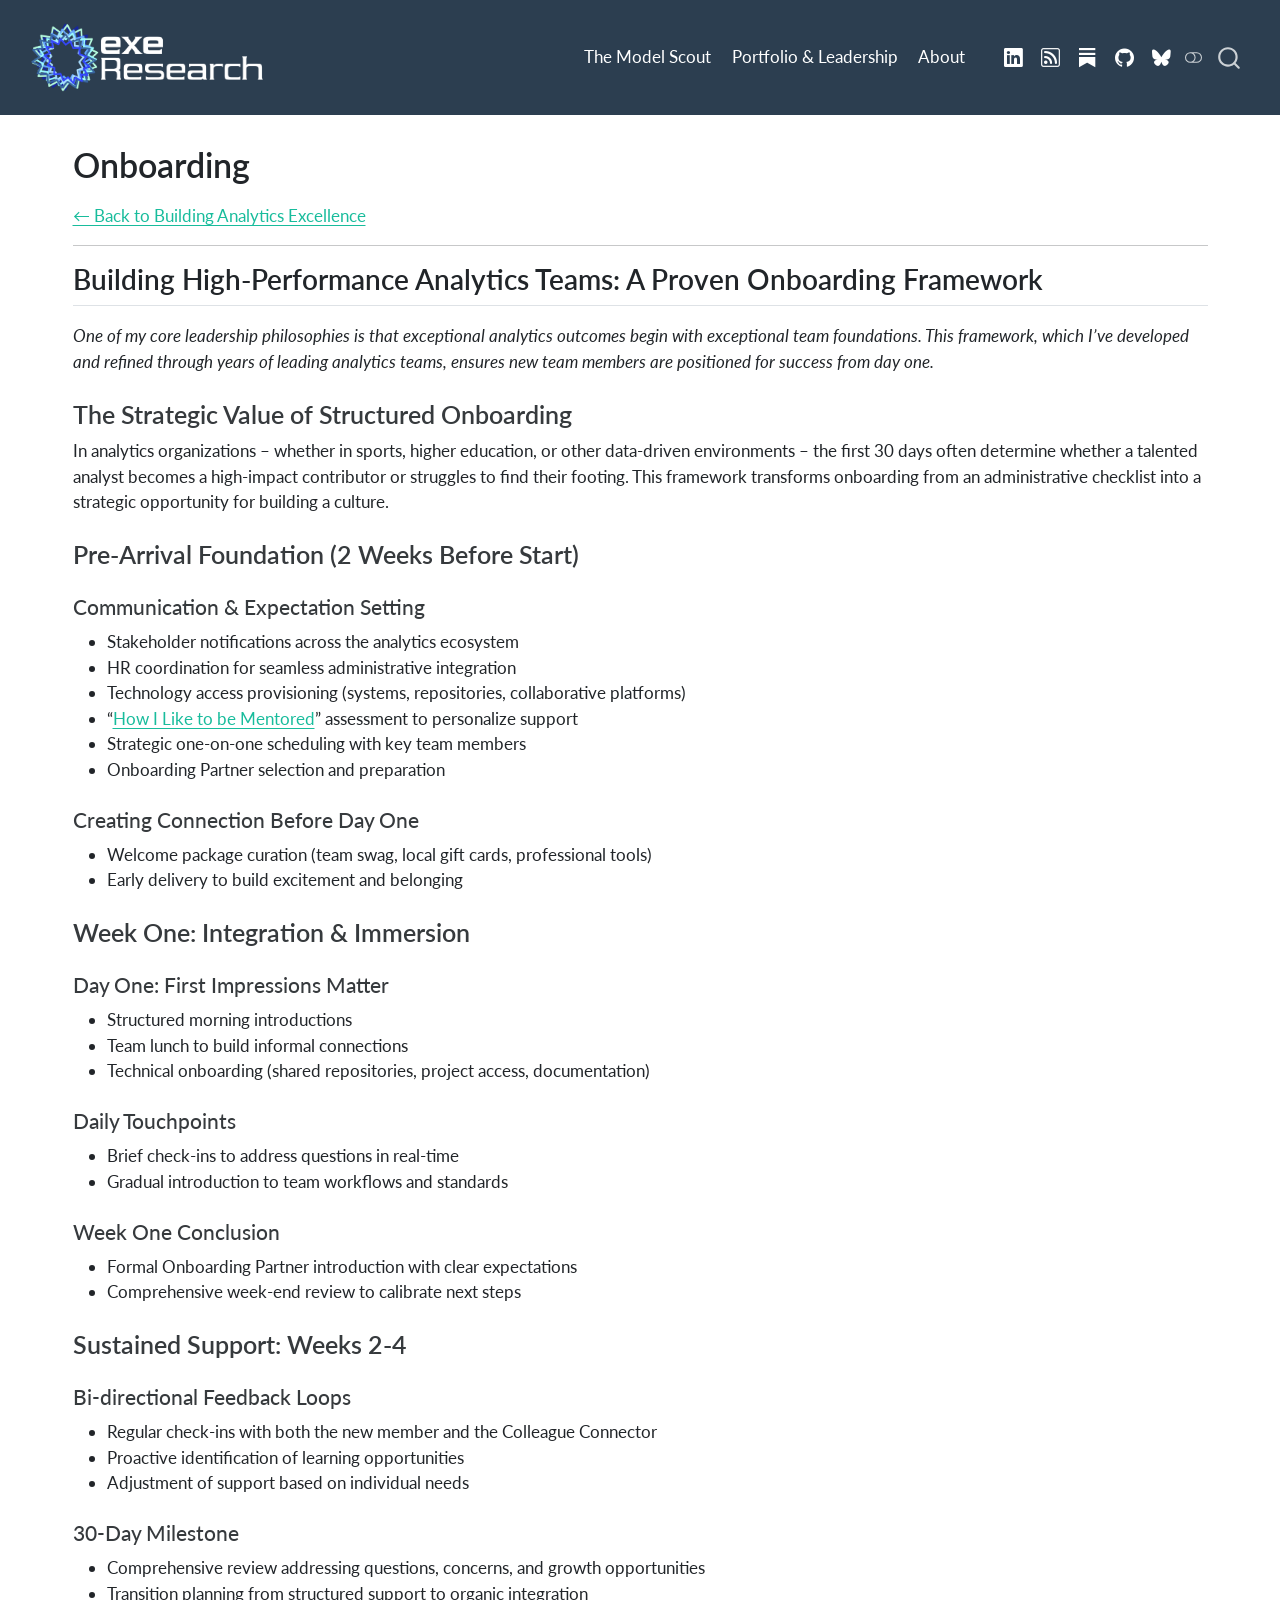
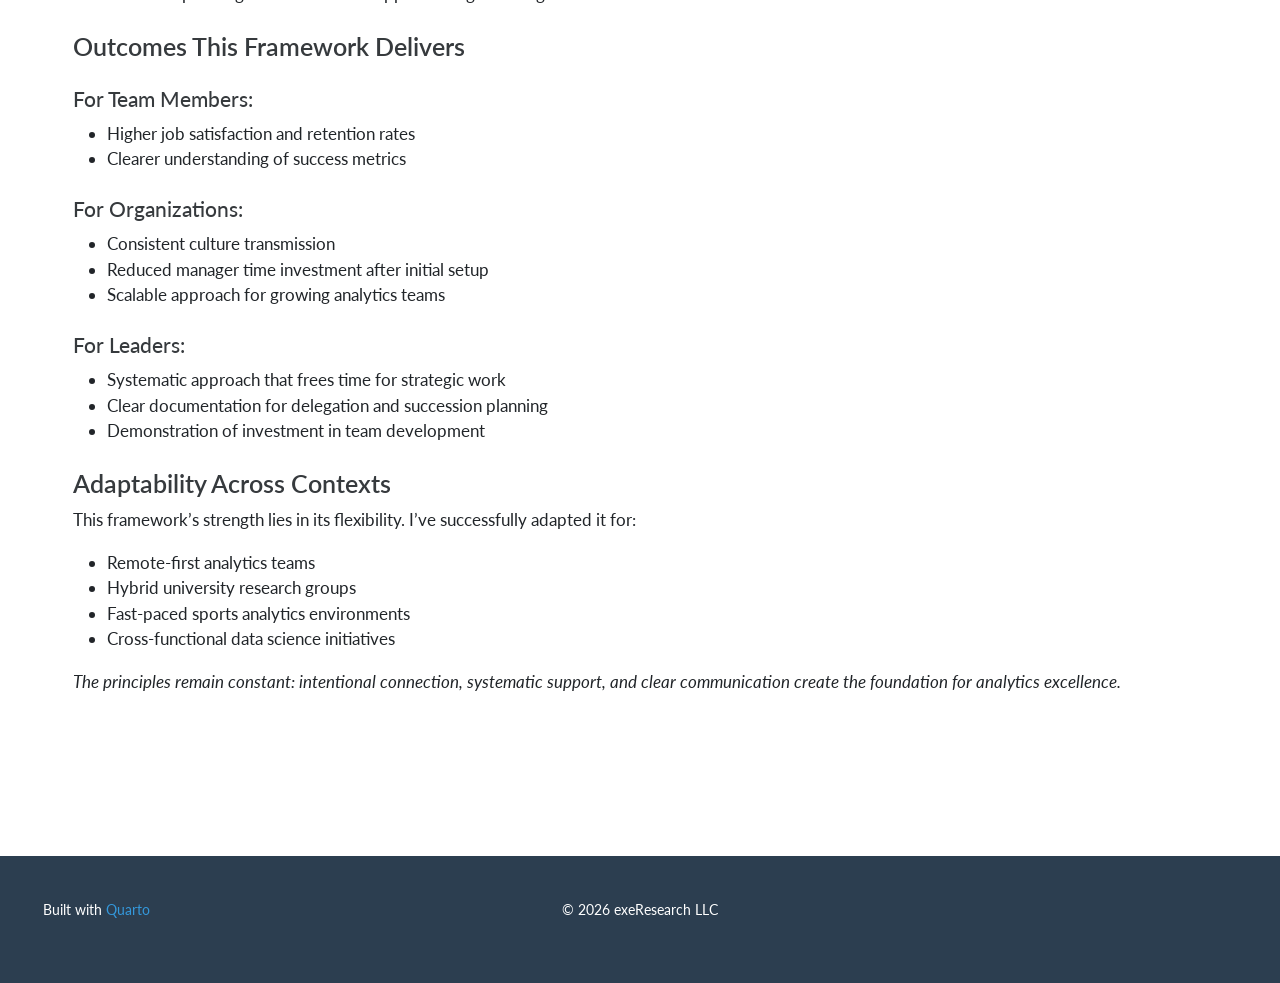
<file: pl_onboarding.html>
<!DOCTYPE html>
<html xmlns="http://www.w3.org/1999/xhtml" lang="en" xml:lang="en"><head>

<meta charset="utf-8">
<meta name="generator" content="quarto-1.8.27">

<meta name="viewport" content="width=device-width, initial-scale=1.0, user-scalable=yes">


<title>Onboarding – exeResearch | Analytics for Sports - Higher Ed - Awesomeness</title>
<style>
code{white-space: pre-wrap;}
span.smallcaps{font-variant: small-caps;}
div.columns{display: flex; gap: min(4vw, 1.5em);}
div.column{flex: auto; overflow-x: auto;}
div.hanging-indent{margin-left: 1.5em; text-indent: -1.5em;}
ul.task-list{list-style: none;}
ul.task-list li input[type="checkbox"] {
  width: 0.8em;
  margin: 0 0.8em 0.2em -1em; /* quarto-specific, see https://github.com/quarto-dev/quarto-cli/issues/4556 */ 
  vertical-align: middle;
}
</style>


<script src="site_libs/quarto-nav/quarto-nav.js"></script>
<script src="site_libs/quarto-nav/headroom.min.js"></script>
<script src="site_libs/clipboard/clipboard.min.js"></script>
<script src="site_libs/quarto-search/autocomplete.umd.js"></script>
<script src="site_libs/quarto-search/fuse.min.js"></script>
<script src="site_libs/quarto-search/quarto-search.js"></script>
<meta name="quarto:offset" content="./">
<link href="./images/exeResearch_64x64pixels_favicon.png" rel="icon" type="image/png">
<script src="site_libs/quarto-html/quarto.js" type="module"></script>
<script src="site_libs/quarto-html/tabsets/tabsets.js" type="module"></script>
<script src="site_libs/quarto-html/axe/axe-check.js" type="module"></script>
<script src="site_libs/quarto-html/popper.min.js"></script>
<script src="site_libs/quarto-html/tippy.umd.min.js"></script>
<script src="site_libs/quarto-html/anchor.min.js"></script>
<link href="site_libs/quarto-html/tippy.css" rel="stylesheet">
<link href="site_libs/quarto-html/quarto-syntax-highlighting-ed96de9b727972fe78a7b5d16c58bf87.css" rel="stylesheet" class="quarto-color-scheme" id="quarto-text-highlighting-styles">
<link href="site_libs/quarto-html/quarto-syntax-highlighting-dark-4d9afe2b8d18ee9fa5d0d57b5ed4214d.css" rel="stylesheet" class="quarto-color-scheme quarto-color-alternate" id="quarto-text-highlighting-styles">
<link href="site_libs/quarto-html/quarto-syntax-highlighting-ed96de9b727972fe78a7b5d16c58bf87.css" rel="stylesheet" class="quarto-color-scheme-extra" id="quarto-text-highlighting-styles">
<script src="site_libs/bootstrap/bootstrap.min.js"></script>
<link href="site_libs/bootstrap/bootstrap-icons.css" rel="stylesheet">
<link href="site_libs/bootstrap/bootstrap-f93c2b1f3f0577f377aefa4848a86a36.min.css" rel="stylesheet" append-hash="true" class="quarto-color-scheme" id="quarto-bootstrap" data-mode="light">
<link href="site_libs/bootstrap/bootstrap-dark-0d4a9d19931feb4fee1ddab4b2489000.min.css" rel="stylesheet" append-hash="true" class="quarto-color-scheme quarto-color-alternate" id="quarto-bootstrap" data-mode="dark">
<link href="site_libs/bootstrap/bootstrap-f93c2b1f3f0577f377aefa4848a86a36.min.css" rel="stylesheet" append-hash="true" class="quarto-color-scheme-extra" id="quarto-bootstrap" data-mode="light">
<script src="site_libs/quarto-contrib/iconify-3.0.0/iconify-icon.min.js"></script>
<script id="quarto-search-options" type="application/json">{
  "location": "navbar",
  "copy-button": false,
  "collapse-after": 3,
  "panel-placement": "end",
  "type": "overlay",
  "limit": 50,
  "keyboard-shortcut": [
    "f",
    "/",
    "s"
  ],
  "show-item-context": false,
  "language": {
    "search-no-results-text": "No results",
    "search-matching-documents-text": "matching documents",
    "search-copy-link-title": "Copy link to search",
    "search-hide-matches-text": "Hide additional matches",
    "search-more-match-text": "more match in this document",
    "search-more-matches-text": "more matches in this document",
    "search-clear-button-title": "Clear",
    "search-text-placeholder": "",
    "search-detached-cancel-button-title": "Cancel",
    "search-submit-button-title": "Submit",
    "search-label": "Search"
  }
}</script>
<script async="" src="https://www.googletagmanager.com/gtag/js?id=G-L2BRBH4006"></script>

<script type="text/javascript">

window.dataLayer = window.dataLayer || [];
function gtag(){dataLayer.push(arguments);}
gtag('js', new Date());
gtag('config', 'G-L2BRBH4006', { 'anonymize_ip': true});
</script>


<link rel="stylesheet" href="styles.css">
<meta property="og:title" content="Onboarding – exeResearch | Analytics for Sports - Higher Ed - Awesomeness">
<meta property="og:description" content="">
<meta property="og:site_name" content="exeResearch | Analytics for Sports - Higher Ed - Awesomeness">
<meta name="twitter:title" content="Onboarding – exeResearch | Analytics for Sports - Higher Ed - Awesomeness">
<meta name="twitter:description" content="">
<meta name="twitter:card" content="summary">
</head>

<body class="nav-fixed quarto-light"><script id="quarto-html-before-body" type="application/javascript">
    const toggleBodyColorMode = (bsSheetEl) => {
      const mode = bsSheetEl.getAttribute("data-mode");
      const bodyEl = window.document.querySelector("body");
      if (mode === "dark") {
        bodyEl.classList.add("quarto-dark");
        bodyEl.classList.remove("quarto-light");
      } else {
        bodyEl.classList.add("quarto-light");
        bodyEl.classList.remove("quarto-dark");
      }
    }
    const toggleBodyColorPrimary = () => {
      const bsSheetEl = window.document.querySelector("link#quarto-bootstrap:not([rel=disabled-stylesheet])");
      if (bsSheetEl) {
        toggleBodyColorMode(bsSheetEl);
      }
    }
    const setColorSchemeToggle = (alternate) => {
      const toggles = window.document.querySelectorAll('.quarto-color-scheme-toggle');
      for (let i=0; i < toggles.length; i++) {
        const toggle = toggles[i];
        if (toggle) {
          if (alternate) {
            toggle.classList.add("alternate");
          } else {
            toggle.classList.remove("alternate");
          }
        }
      }
    };
    const toggleColorMode = (alternate) => {
      // Switch the stylesheets
      const primaryStylesheets = window.document.querySelectorAll('link.quarto-color-scheme:not(.quarto-color-alternate)');
      const alternateStylesheets = window.document.querySelectorAll('link.quarto-color-scheme.quarto-color-alternate');
      manageTransitions('#quarto-margin-sidebar .nav-link', false);
      if (alternate) {
        // note: dark is layered on light, we don't disable primary!
        enableStylesheet(alternateStylesheets);
        for (const sheetNode of alternateStylesheets) {
          if (sheetNode.id === "quarto-bootstrap") {
            toggleBodyColorMode(sheetNode);
          }
        }
      } else {
        disableStylesheet(alternateStylesheets);
        enableStylesheet(primaryStylesheets)
        toggleBodyColorPrimary();
      }
      manageTransitions('#quarto-margin-sidebar .nav-link', true);
      // Switch the toggles
      setColorSchemeToggle(alternate)
      // Hack to workaround the fact that safari doesn't
      // properly recolor the scrollbar when toggling (#1455)
      if (navigator.userAgent.indexOf('Safari') > 0 && navigator.userAgent.indexOf('Chrome') == -1) {
        manageTransitions("body", false);
        window.scrollTo(0, 1);
        setTimeout(() => {
          window.scrollTo(0, 0);
          manageTransitions("body", true);
        }, 40);
      }
    }
    const disableStylesheet = (stylesheets) => {
      for (let i=0; i < stylesheets.length; i++) {
        const stylesheet = stylesheets[i];
        stylesheet.rel = 'disabled-stylesheet';
      }
    }
    const enableStylesheet = (stylesheets) => {
      for (let i=0; i < stylesheets.length; i++) {
        const stylesheet = stylesheets[i];
        if(stylesheet.rel !== 'stylesheet') { // for Chrome, which will still FOUC without this check
          stylesheet.rel = 'stylesheet';
        }
      }
    }
    const manageTransitions = (selector, allowTransitions) => {
      const els = window.document.querySelectorAll(selector);
      for (let i=0; i < els.length; i++) {
        const el = els[i];
        if (allowTransitions) {
          el.classList.remove('notransition');
        } else {
          el.classList.add('notransition');
        }
      }
    }
    const isFileUrl = () => {
      return window.location.protocol === 'file:';
    }
    const hasAlternateSentinel = () => {
      let styleSentinel = getColorSchemeSentinel();
      if (styleSentinel !== null) {
        return styleSentinel === "alternate";
      } else {
        return false;
      }
    }
    const setStyleSentinel = (alternate) => {
      const value = alternate ? "alternate" : "default";
      if (!isFileUrl()) {
        window.localStorage.setItem("quarto-color-scheme", value);
      } else {
        localAlternateSentinel = value;
      }
    }
    const getColorSchemeSentinel = () => {
      if (!isFileUrl()) {
        const storageValue = window.localStorage.getItem("quarto-color-scheme");
        return storageValue != null ? storageValue : localAlternateSentinel;
      } else {
        return localAlternateSentinel;
      }
    }
    const toggleGiscusIfUsed = (isAlternate, darkModeDefault) => {
      const baseTheme = document.querySelector('#giscus-base-theme')?.value ?? 'light';
      const alternateTheme = document.querySelector('#giscus-alt-theme')?.value ?? 'dark';
      let newTheme = '';
      if(authorPrefersDark) {
        newTheme = isAlternate ? baseTheme : alternateTheme;
      } else {
        newTheme = isAlternate ? alternateTheme : baseTheme;
      }
      const changeGiscusTheme = () => {
        // From: https://github.com/giscus/giscus/issues/336
        const sendMessage = (message) => {
          const iframe = document.querySelector('iframe.giscus-frame');
          if (!iframe) return;
          iframe.contentWindow.postMessage({ giscus: message }, 'https://giscus.app');
        }
        sendMessage({
          setConfig: {
            theme: newTheme
          }
        });
      }
      const isGiscussLoaded = window.document.querySelector('iframe.giscus-frame') !== null;
      if (isGiscussLoaded) {
        changeGiscusTheme();
      }
    };
    const authorPrefersDark = false;
    const queryPrefersDark = window.matchMedia('(prefers-color-scheme: dark)');
    const darkModeDefault = queryPrefersDark.matches;
      document.querySelector('link#quarto-text-highlighting-styles.quarto-color-scheme-extra').rel = 'disabled-stylesheet';
      document.querySelector('link#quarto-bootstrap.quarto-color-scheme-extra').rel = 'disabled-stylesheet';
    let localAlternateSentinel = darkModeDefault ? 'alternate' : 'default';
    // Dark / light mode switch
    window.quartoToggleColorScheme = () => {
      // Read the current dark / light value
      let toAlternate = !hasAlternateSentinel();
      toggleColorMode(toAlternate);
      setStyleSentinel(toAlternate);
      toggleGiscusIfUsed(toAlternate, darkModeDefault);
      window.dispatchEvent(new Event('resize'));
    };
    queryPrefersDark.addEventListener("change", e => {
      if(window.localStorage.getItem("quarto-color-scheme") !== null)
        return;
      const alternate = e.matches
      toggleColorMode(alternate);
      localAlternateSentinel = e.matches ? 'alternate' : 'default'; // this is used alongside local storage!
      toggleGiscusIfUsed(alternate, darkModeDefault);
    });
    // Switch to dark mode if need be
    if (hasAlternateSentinel()) {
      toggleColorMode(true);
    } else {
      toggleColorMode(false);
    }
  </script>

<div id="quarto-search-results"></div>
  <header id="quarto-header" class="headroom fixed-top">
    <nav class="navbar navbar-expand-lg " data-bs-theme="dark">
      <div class="navbar-container container-fluid">
      <div class="navbar-brand-container mx-auto">
    <a href="./index.html" class="navbar-brand navbar-brand-logo">
    <img src="./images/exeResearch_logo_150dpi_transBG_whiteText.png" alt="exeResearch" class="navbar-logo light-content">
    <img src="./images/exeResearch_logo_150dpi_transBG_whiteText.png" alt="exeResearch" class="navbar-logo dark-content">
    </a>
  </div>
            <div id="quarto-search" class="" title="Search"></div>
          <button class="navbar-toggler" type="button" data-bs-toggle="collapse" data-bs-target="#navbarCollapse" aria-controls="navbarCollapse" role="menu" aria-expanded="false" aria-label="Toggle navigation" onclick="if (window.quartoToggleHeadroom) { window.quartoToggleHeadroom(); }">
  <span class="navbar-toggler-icon"></span>
</button>
          <div class="collapse navbar-collapse" id="navbarCollapse">
            <ul class="navbar-nav navbar-nav-scroll ms-auto">
  <li class="nav-item">
    <a class="nav-link" href="./blog.html"> 
<span class="menu-text">The Model Scout</span></a>
  </li>  
  <li class="nav-item">
    <a class="nav-link" href="./portfolio-leadership.html"> 
<span class="menu-text">Portfolio &amp; Leadership</span></a>
  </li>  
  <li class="nav-item">
    <a class="nav-link" href="./index.html#about"> 
<span class="menu-text">About</span></a>
  </li>  
  <li class="nav-item">
    <a class="nav-link" href="mailto:emilio@exeResearch.com"> 
<span class="menu-text"><iconify-icon role="img" inline="" icon="mdi:email" style="font-size: 1.5em;" aria-label="Icon email from mdi Iconify.design set." title="Icon email from mdi Iconify.design set."></iconify-icon></span></a>
  </li>  
  <li class="nav-item compact">
    <a class="nav-link" href="https://www.linkedin.com/in/emilioxavieresposito/"> <i class="bi bi-linkedin" role="img">
</i> 
<span class="menu-text"></span></a>
  </li>  
  <li class="nav-item compact">
    <a class="nav-link" href="./blog.xml"> <i class="bi bi-rss" role="img" aria-label="RSS Feed">
</i> 
<span class="menu-text"></span></a>
  </li>  
  <li class="nav-item compact">
    <a class="nav-link" href="https://substack.exeresearch.com"> <i class="bi bi-substack" role="img" aria-label="Substack">
</i> 
<span class="menu-text"></span></a>
  </li>  
  <li class="nav-item compact">
    <a class="nav-link" href="https://github.com/emilioxavier"> <i class="bi bi-github" role="img">
</i> 
<span class="menu-text"></span></a>
  </li>  
  <li class="nav-item compact">
    <a class="nav-link" href="https://bsky.app/profile/exesposito.bsky.social"> <i class="bi bi-bluesky" role="img">
</i> 
<span class="menu-text"></span></a>
  </li>  
</ul>
          </div> <!-- /navcollapse -->
            <div class="quarto-navbar-tools">
  <a href="" class="quarto-color-scheme-toggle quarto-navigation-tool  px-1" onclick="window.quartoToggleColorScheme(); return false;" title="Toggle dark mode"><i class="bi"></i></a>
</div>
      </div> <!-- /container-fluid -->
    </nav>
</header>
<!-- content -->
<div id="quarto-content" class="quarto-container page-columns page-rows-contents page-layout-full page-navbar">
<!-- sidebar -->
<!-- margin-sidebar -->
    
<!-- main -->
<main class="content column-page" id="quarto-document-content">


<header id="title-block-header" class="quarto-title-block default">
<div class="quarto-title">
<h1 class="title">Onboarding</h1>
</div>



<div class="quarto-title-meta column-page">

    
  
    
  </div>
  


</header>


<p><a href="./portfolio-leadership.html">← Back to Building Analytics Excellence</a></p>
<hr>
<section id="building-high-performance-analytics-teams-a-proven-onboarding-framework" class="level2">
<h2 class="anchored" data-anchor-id="building-high-performance-analytics-teams-a-proven-onboarding-framework">Building High-Performance Analytics Teams: A Proven Onboarding Framework</h2>
<p><em>One of my core leadership philosophies is that exceptional analytics outcomes begin with exceptional team foundations. This framework, which I’ve developed and refined through years of leading analytics teams, ensures new team members are positioned for success from day one.</em></p>
<section id="the-strategic-value-of-structured-onboarding" class="level3">
<h3 class="anchored" data-anchor-id="the-strategic-value-of-structured-onboarding">The Strategic Value of Structured Onboarding</h3>
<p>In analytics organizations – whether in sports, higher education, or other data-driven environments – the first 30 days often determine whether a talented analyst becomes a high-impact contributor or struggles to find their footing. This framework transforms onboarding from an administrative checklist into a strategic opportunity for building a culture.</p>
</section>
<section id="pre-arrival-foundation-2-weeks-before-start" class="level3">
<h3 class="anchored" data-anchor-id="pre-arrival-foundation-2-weeks-before-start">Pre-Arrival Foundation (2 Weeks Before Start)</h3>
<section id="communication-expectation-setting" class="level4">
<h4 class="anchored" data-anchor-id="communication-expectation-setting">Communication &amp; Expectation Setting</h4>
<ul>
<li>Stakeholder notifications across the analytics ecosystem</li>
<li>HR coordination for seamless administrative integration</li>
<li>Technology access provisioning (systems, repositories, collaborative platforms)</li>
<li>“<a href="./pl_mentoring.html">How I Like to be Mentored</a>” assessment to personalize support</li>
<li>Strategic one-on-one scheduling with key team members</li>
<li>Onboarding Partner selection and preparation</li>
</ul>
</section>
<section id="creating-connection-before-day-one" class="level4">
<h4 class="anchored" data-anchor-id="creating-connection-before-day-one">Creating Connection Before Day One</h4>
<ul>
<li>Welcome package curation (team swag, local gift cards, professional tools)</li>
<li>Early delivery to build excitement and belonging</li>
</ul>
</section>
</section>
<section id="week-one-integration-immersion" class="level3">
<h3 class="anchored" data-anchor-id="week-one-integration-immersion">Week One: Integration &amp; Immersion</h3>
<section id="day-one-first-impressions-matter" class="level4">
<h4 class="anchored" data-anchor-id="day-one-first-impressions-matter">Day One: First Impressions Matter</h4>
<ul>
<li>Structured morning introductions</li>
<li>Team lunch to build informal connections</li>
<li>Technical onboarding (shared repositories, project access, documentation)</li>
</ul>
</section>
<section id="daily-touchpoints" class="level4">
<h4 class="anchored" data-anchor-id="daily-touchpoints">Daily Touchpoints</h4>
<ul>
<li>Brief check-ins to address questions in real-time</li>
<li>Gradual introduction to team workflows and standards</li>
</ul>
</section>
<section id="week-one-conclusion" class="level4">
<h4 class="anchored" data-anchor-id="week-one-conclusion">Week One Conclusion</h4>
<ul>
<li>Formal Onboarding Partner introduction with clear expectations</li>
<li>Comprehensive week-end review to calibrate next steps</li>
</ul>
</section>
</section>
<section id="sustained-support-weeks-2-4" class="level3">
<h3 class="anchored" data-anchor-id="sustained-support-weeks-2-4">Sustained Support: Weeks 2-4</h3>
<section id="bi-directional-feedback-loops" class="level4">
<h4 class="anchored" data-anchor-id="bi-directional-feedback-loops">Bi-directional Feedback Loops</h4>
<ul>
<li>Regular check-ins with both the new member and the Colleague Connector</li>
<li>Proactive identification of learning opportunities</li>
<li>Adjustment of support based on individual needs</li>
</ul>
</section>
<section id="day-milestone" class="level4">
<h4 class="anchored" data-anchor-id="day-milestone">30-Day Milestone</h4>
<ul>
<li>Comprehensive review addressing questions, concerns, and growth opportunities</li>
<li>Transition planning from structured support to organic integration</li>
</ul>
</section>
</section>
<section id="outcomes-this-framework-delivers" class="level3">
<h3 class="anchored" data-anchor-id="outcomes-this-framework-delivers">Outcomes This Framework Delivers</h3>
<section id="for-team-members" class="level4">
<h4 class="anchored" data-anchor-id="for-team-members">For Team Members:</h4>
<ul>
<li>Higher job satisfaction and retention rates</li>
<li>Clearer understanding of success metrics</li>
</ul>
</section>
<section id="for-organizations" class="level4">
<h4 class="anchored" data-anchor-id="for-organizations">For Organizations:</h4>
<ul>
<li>Consistent culture transmission</li>
<li>Reduced manager time investment after initial setup</li>
<li>Scalable approach for growing analytics teams</li>
</ul>
</section>
<section id="for-leaders" class="level4">
<h4 class="anchored" data-anchor-id="for-leaders">For Leaders:</h4>
<ul>
<li>Systematic approach that frees time for strategic work</li>
<li>Clear documentation for delegation and succession planning</li>
<li>Demonstration of investment in team development</li>
</ul>
</section>
</section>
<section id="adaptability-across-contexts" class="level3">
<h3 class="anchored" data-anchor-id="adaptability-across-contexts">Adaptability Across Contexts</h3>
<p>This framework’s strength lies in its flexibility. I’ve successfully adapted it for:</p>
<ul>
<li>Remote-first analytics teams</li>
<li>Hybrid university research groups</li>
<li>Fast-paced sports analytics environments</li>
<li>Cross-functional data science initiatives</li>
</ul>
<p><em>The principles remain constant: intentional connection, systematic support, and clear communication create the foundation for analytics excellence.</em></p>


</section>
</section>

</main> <!-- /main -->
<script id="quarto-html-after-body" type="application/javascript">
  window.document.addEventListener("DOMContentLoaded", function (event) {
    // Ensure there is a toggle, if there isn't float one in the top right
    if (window.document.querySelector('.quarto-color-scheme-toggle') === null) {
      const a = window.document.createElement('a');
      a.classList.add('top-right');
      a.classList.add('quarto-color-scheme-toggle');
      a.href = "";
      a.onclick = function() { try { window.quartoToggleColorScheme(); } catch {} return false; };
      const i = window.document.createElement("i");
      i.classList.add('bi');
      a.appendChild(i);
      window.document.body.appendChild(a);
    }
    setColorSchemeToggle(hasAlternateSentinel())
    const icon = "";
    const anchorJS = new window.AnchorJS();
    anchorJS.options = {
      placement: 'right',
      icon: icon
    };
    anchorJS.add('.anchored');
    const isCodeAnnotation = (el) => {
      for (const clz of el.classList) {
        if (clz.startsWith('code-annotation-')) {                     
          return true;
        }
      }
      return false;
    }
    const onCopySuccess = function(e) {
      // button target
      const button = e.trigger;
      // don't keep focus
      button.blur();
      // flash "checked"
      button.classList.add('code-copy-button-checked');
      var currentTitle = button.getAttribute("title");
      button.setAttribute("title", "Copied!");
      let tooltip;
      if (window.bootstrap) {
        button.setAttribute("data-bs-toggle", "tooltip");
        button.setAttribute("data-bs-placement", "left");
        button.setAttribute("data-bs-title", "Copied!");
        tooltip = new bootstrap.Tooltip(button, 
          { trigger: "manual", 
            customClass: "code-copy-button-tooltip",
            offset: [0, -8]});
        tooltip.show();    
      }
      setTimeout(function() {
        if (tooltip) {
          tooltip.hide();
          button.removeAttribute("data-bs-title");
          button.removeAttribute("data-bs-toggle");
          button.removeAttribute("data-bs-placement");
        }
        button.setAttribute("title", currentTitle);
        button.classList.remove('code-copy-button-checked');
      }, 1000);
      // clear code selection
      e.clearSelection();
    }
    const getTextToCopy = function(trigger) {
      const outerScaffold = trigger.parentElement.cloneNode(true);
      const codeEl = outerScaffold.querySelector('code');
      for (const childEl of codeEl.children) {
        if (isCodeAnnotation(childEl)) {
          childEl.remove();
        }
      }
      return codeEl.innerText;
    }
    const clipboard = new window.ClipboardJS('.code-copy-button:not([data-in-quarto-modal])', {
      text: getTextToCopy
    });
    clipboard.on('success', onCopySuccess);
    if (window.document.getElementById('quarto-embedded-source-code-modal')) {
      const clipboardModal = new window.ClipboardJS('.code-copy-button[data-in-quarto-modal]', {
        text: getTextToCopy,
        container: window.document.getElementById('quarto-embedded-source-code-modal')
      });
      clipboardModal.on('success', onCopySuccess);
    }
      var localhostRegex = new RegExp(/^(?:http|https):\/\/localhost\:?[0-9]*\//);
      var mailtoRegex = new RegExp(/^mailto:/);
        var filterRegex = new RegExp("https:\/\/exeresearch\.com");
      var isInternal = (href) => {
          return filterRegex.test(href) || localhostRegex.test(href) || mailtoRegex.test(href);
      }
      // Inspect non-navigation links and adorn them if external
     var links = window.document.querySelectorAll('a[href]:not(.nav-link):not(.navbar-brand):not(.toc-action):not(.sidebar-link):not(.sidebar-item-toggle):not(.pagination-link):not(.no-external):not([aria-hidden]):not(.dropdown-item):not(.quarto-navigation-tool):not(.about-link)');
      for (var i=0; i<links.length; i++) {
        const link = links[i];
        if (!isInternal(link.href)) {
          // undo the damage that might have been done by quarto-nav.js in the case of
          // links that we want to consider external
          if (link.dataset.originalHref !== undefined) {
            link.href = link.dataset.originalHref;
          }
            // target, if specified
            link.setAttribute("target", "_blank");
            if (link.getAttribute("rel") === null) {
              link.setAttribute("rel", "noopener");
            }
        }
      }
    function tippyHover(el, contentFn, onTriggerFn, onUntriggerFn) {
      const config = {
        allowHTML: true,
        maxWidth: 500,
        delay: 100,
        arrow: false,
        appendTo: function(el) {
            return el.parentElement;
        },
        interactive: true,
        interactiveBorder: 10,
        theme: 'quarto',
        placement: 'bottom-start',
      };
      if (contentFn) {
        config.content = contentFn;
      }
      if (onTriggerFn) {
        config.onTrigger = onTriggerFn;
      }
      if (onUntriggerFn) {
        config.onUntrigger = onUntriggerFn;
      }
      window.tippy(el, config); 
    }
    const noterefs = window.document.querySelectorAll('a[role="doc-noteref"]');
    for (var i=0; i<noterefs.length; i++) {
      const ref = noterefs[i];
      tippyHover(ref, function() {
        // use id or data attribute instead here
        let href = ref.getAttribute('data-footnote-href') || ref.getAttribute('href');
        try { href = new URL(href).hash; } catch {}
        const id = href.replace(/^#\/?/, "");
        const note = window.document.getElementById(id);
        if (note) {
          return note.innerHTML;
        } else {
          return "";
        }
      });
    }
    const xrefs = window.document.querySelectorAll('a.quarto-xref');
    const processXRef = (id, note) => {
      // Strip column container classes
      const stripColumnClz = (el) => {
        el.classList.remove("page-full", "page-columns");
        if (el.children) {
          for (const child of el.children) {
            stripColumnClz(child);
          }
        }
      }
      stripColumnClz(note)
      if (id === null || id.startsWith('sec-')) {
        // Special case sections, only their first couple elements
        const container = document.createElement("div");
        if (note.children && note.children.length > 2) {
          container.appendChild(note.children[0].cloneNode(true));
          for (let i = 1; i < note.children.length; i++) {
            const child = note.children[i];
            if (child.tagName === "P" && child.innerText === "") {
              continue;
            } else {
              container.appendChild(child.cloneNode(true));
              break;
            }
          }
          if (window.Quarto?.typesetMath) {
            window.Quarto.typesetMath(container);
          }
          return container.innerHTML
        } else {
          if (window.Quarto?.typesetMath) {
            window.Quarto.typesetMath(note);
          }
          return note.innerHTML;
        }
      } else {
        // Remove any anchor links if they are present
        const anchorLink = note.querySelector('a.anchorjs-link');
        if (anchorLink) {
          anchorLink.remove();
        }
        if (window.Quarto?.typesetMath) {
          window.Quarto.typesetMath(note);
        }
        if (note.classList.contains("callout")) {
          return note.outerHTML;
        } else {
          return note.innerHTML;
        }
      }
    }
    for (var i=0; i<xrefs.length; i++) {
      const xref = xrefs[i];
      tippyHover(xref, undefined, function(instance) {
        instance.disable();
        let url = xref.getAttribute('href');
        let hash = undefined; 
        if (url.startsWith('#')) {
          hash = url;
        } else {
          try { hash = new URL(url).hash; } catch {}
        }
        if (hash) {
          const id = hash.replace(/^#\/?/, "");
          const note = window.document.getElementById(id);
          if (note !== null) {
            try {
              const html = processXRef(id, note.cloneNode(true));
              instance.setContent(html);
            } finally {
              instance.enable();
              instance.show();
            }
          } else {
            // See if we can fetch this
            fetch(url.split('#')[0])
            .then(res => res.text())
            .then(html => {
              const parser = new DOMParser();
              const htmlDoc = parser.parseFromString(html, "text/html");
              const note = htmlDoc.getElementById(id);
              if (note !== null) {
                const html = processXRef(id, note);
                instance.setContent(html);
              } 
            }).finally(() => {
              instance.enable();
              instance.show();
            });
          }
        } else {
          // See if we can fetch a full url (with no hash to target)
          // This is a special case and we should probably do some content thinning / targeting
          fetch(url)
          .then(res => res.text())
          .then(html => {
            const parser = new DOMParser();
            const htmlDoc = parser.parseFromString(html, "text/html");
            const note = htmlDoc.querySelector('main.content');
            if (note !== null) {
              // This should only happen for chapter cross references
              // (since there is no id in the URL)
              // remove the first header
              if (note.children.length > 0 && note.children[0].tagName === "HEADER") {
                note.children[0].remove();
              }
              const html = processXRef(null, note);
              instance.setContent(html);
            } 
          }).finally(() => {
            instance.enable();
            instance.show();
          });
        }
      }, function(instance) {
      });
    }
        let selectedAnnoteEl;
        const selectorForAnnotation = ( cell, annotation) => {
          let cellAttr = 'data-code-cell="' + cell + '"';
          let lineAttr = 'data-code-annotation="' +  annotation + '"';
          const selector = 'span[' + cellAttr + '][' + lineAttr + ']';
          return selector;
        }
        const selectCodeLines = (annoteEl) => {
          const doc = window.document;
          const targetCell = annoteEl.getAttribute("data-target-cell");
          const targetAnnotation = annoteEl.getAttribute("data-target-annotation");
          const annoteSpan = window.document.querySelector(selectorForAnnotation(targetCell, targetAnnotation));
          const lines = annoteSpan.getAttribute("data-code-lines").split(",");
          const lineIds = lines.map((line) => {
            return targetCell + "-" + line;
          })
          let top = null;
          let height = null;
          let parent = null;
          if (lineIds.length > 0) {
              //compute the position of the single el (top and bottom and make a div)
              const el = window.document.getElementById(lineIds[0]);
              top = el.offsetTop;
              height = el.offsetHeight;
              parent = el.parentElement.parentElement;
            if (lineIds.length > 1) {
              const lastEl = window.document.getElementById(lineIds[lineIds.length - 1]);
              const bottom = lastEl.offsetTop + lastEl.offsetHeight;
              height = bottom - top;
            }
            if (top !== null && height !== null && parent !== null) {
              // cook up a div (if necessary) and position it 
              let div = window.document.getElementById("code-annotation-line-highlight");
              if (div === null) {
                div = window.document.createElement("div");
                div.setAttribute("id", "code-annotation-line-highlight");
                div.style.position = 'absolute';
                parent.appendChild(div);
              }
              div.style.top = top - 2 + "px";
              div.style.height = height + 4 + "px";
              div.style.left = 0;
              let gutterDiv = window.document.getElementById("code-annotation-line-highlight-gutter");
              if (gutterDiv === null) {
                gutterDiv = window.document.createElement("div");
                gutterDiv.setAttribute("id", "code-annotation-line-highlight-gutter");
                gutterDiv.style.position = 'absolute';
                const codeCell = window.document.getElementById(targetCell);
                const gutter = codeCell.querySelector('.code-annotation-gutter');
                gutter.appendChild(gutterDiv);
              }
              gutterDiv.style.top = top - 2 + "px";
              gutterDiv.style.height = height + 4 + "px";
            }
            selectedAnnoteEl = annoteEl;
          }
        };
        const unselectCodeLines = () => {
          const elementsIds = ["code-annotation-line-highlight", "code-annotation-line-highlight-gutter"];
          elementsIds.forEach((elId) => {
            const div = window.document.getElementById(elId);
            if (div) {
              div.remove();
            }
          });
          selectedAnnoteEl = undefined;
        };
          // Handle positioning of the toggle
      window.addEventListener(
        "resize",
        throttle(() => {
          elRect = undefined;
          if (selectedAnnoteEl) {
            selectCodeLines(selectedAnnoteEl);
          }
        }, 10)
      );
      function throttle(fn, ms) {
      let throttle = false;
      let timer;
        return (...args) => {
          if(!throttle) { // first call gets through
              fn.apply(this, args);
              throttle = true;
          } else { // all the others get throttled
              if(timer) clearTimeout(timer); // cancel #2
              timer = setTimeout(() => {
                fn.apply(this, args);
                timer = throttle = false;
              }, ms);
          }
        };
      }
        // Attach click handler to the DT
        const annoteDls = window.document.querySelectorAll('dt[data-target-cell]');
        for (const annoteDlNode of annoteDls) {
          annoteDlNode.addEventListener('click', (event) => {
            const clickedEl = event.target;
            if (clickedEl !== selectedAnnoteEl) {
              unselectCodeLines();
              const activeEl = window.document.querySelector('dt[data-target-cell].code-annotation-active');
              if (activeEl) {
                activeEl.classList.remove('code-annotation-active');
              }
              selectCodeLines(clickedEl);
              clickedEl.classList.add('code-annotation-active');
            } else {
              // Unselect the line
              unselectCodeLines();
              clickedEl.classList.remove('code-annotation-active');
            }
          });
        }
    const findCites = (el) => {
      const parentEl = el.parentElement;
      if (parentEl) {
        const cites = parentEl.dataset.cites;
        if (cites) {
          return {
            el,
            cites: cites.split(' ')
          };
        } else {
          return findCites(el.parentElement)
        }
      } else {
        return undefined;
      }
    };
    var bibliorefs = window.document.querySelectorAll('a[role="doc-biblioref"]');
    for (var i=0; i<bibliorefs.length; i++) {
      const ref = bibliorefs[i];
      const citeInfo = findCites(ref);
      if (citeInfo) {
        tippyHover(citeInfo.el, function() {
          var popup = window.document.createElement('div');
          citeInfo.cites.forEach(function(cite) {
            var citeDiv = window.document.createElement('div');
            citeDiv.classList.add('hanging-indent');
            citeDiv.classList.add('csl-entry');
            var biblioDiv = window.document.getElementById('ref-' + cite);
            if (biblioDiv) {
              citeDiv.innerHTML = biblioDiv.innerHTML;
            }
            popup.appendChild(citeDiv);
          });
          return popup.innerHTML;
        });
      }
    }
  });
  </script>
</div> <!-- /content -->
<footer class="footer">
  <div class="nav-footer">
    <div class="nav-footer-left">
<p>Built with <a href="https://quarto.org">Quarto</a></p>
</div>   
    <div class="nav-footer-center">
<p>© 2026 exeResearch LLC</p>
</div>
    <div class="nav-footer-right">
<p><a href="mailto:emilio@exeResearch.com"><iconify-icon role="img" inline="" icon="mdi:email" style="font-size: 1.5em;" aria-label="Icon email from mdi Iconify.design set." title="Icon email from mdi Iconify.design set."></iconify-icon></a> <a href="https://linkedin.com/in/emilioxavieresposito" title="LinkedIn"><iconify-icon role="img" inline="" icon="mdi:linkedin" style="font-size: 1.5em;" aria-label="Icon linkedin from mdi Iconify.design set." title="Icon linkedin from mdi Iconify.design set."></iconify-icon></a> <a href="blog.xml" title="RSS Feed"><iconify-icon role="img" inline="" icon="mdi:rss" style="font-size: 1.5em;" aria-label="Icon rss from mdi Iconify.design set." title="Icon rss from mdi Iconify.design set."></iconify-icon></a> <a href="https://substack.exeresearch.com" title="Substack"><iconify-icon role="img" inline="" icon="simple-icons:substack" style="font-size: 1.2em;" aria-label="Icon substack from simple-icons Iconify.design set." title="Icon substack from simple-icons Iconify.design set."></iconify-icon></a> <a href="https://github.com/emilioxavier" title="GitHub"><iconify-icon role="img" inline="" icon="mdi:github" style="font-size: 1.5em;" aria-label="Icon github from mdi Iconify.design set." title="Icon github from mdi Iconify.design set."></iconify-icon></a> <a href="https://bsky.app/profile/exesposito.bsky.social" title="Bluesky"><iconify-icon role="img" inline="" icon="simple-icons:bluesky" style="font-size: 1.5em;" aria-label="Icon bluesky from simple-icons Iconify.design set." title="Icon bluesky from simple-icons Iconify.design set."></iconify-icon></a></p>
</div>
  </div>
</footer>




</body></html>
</file>
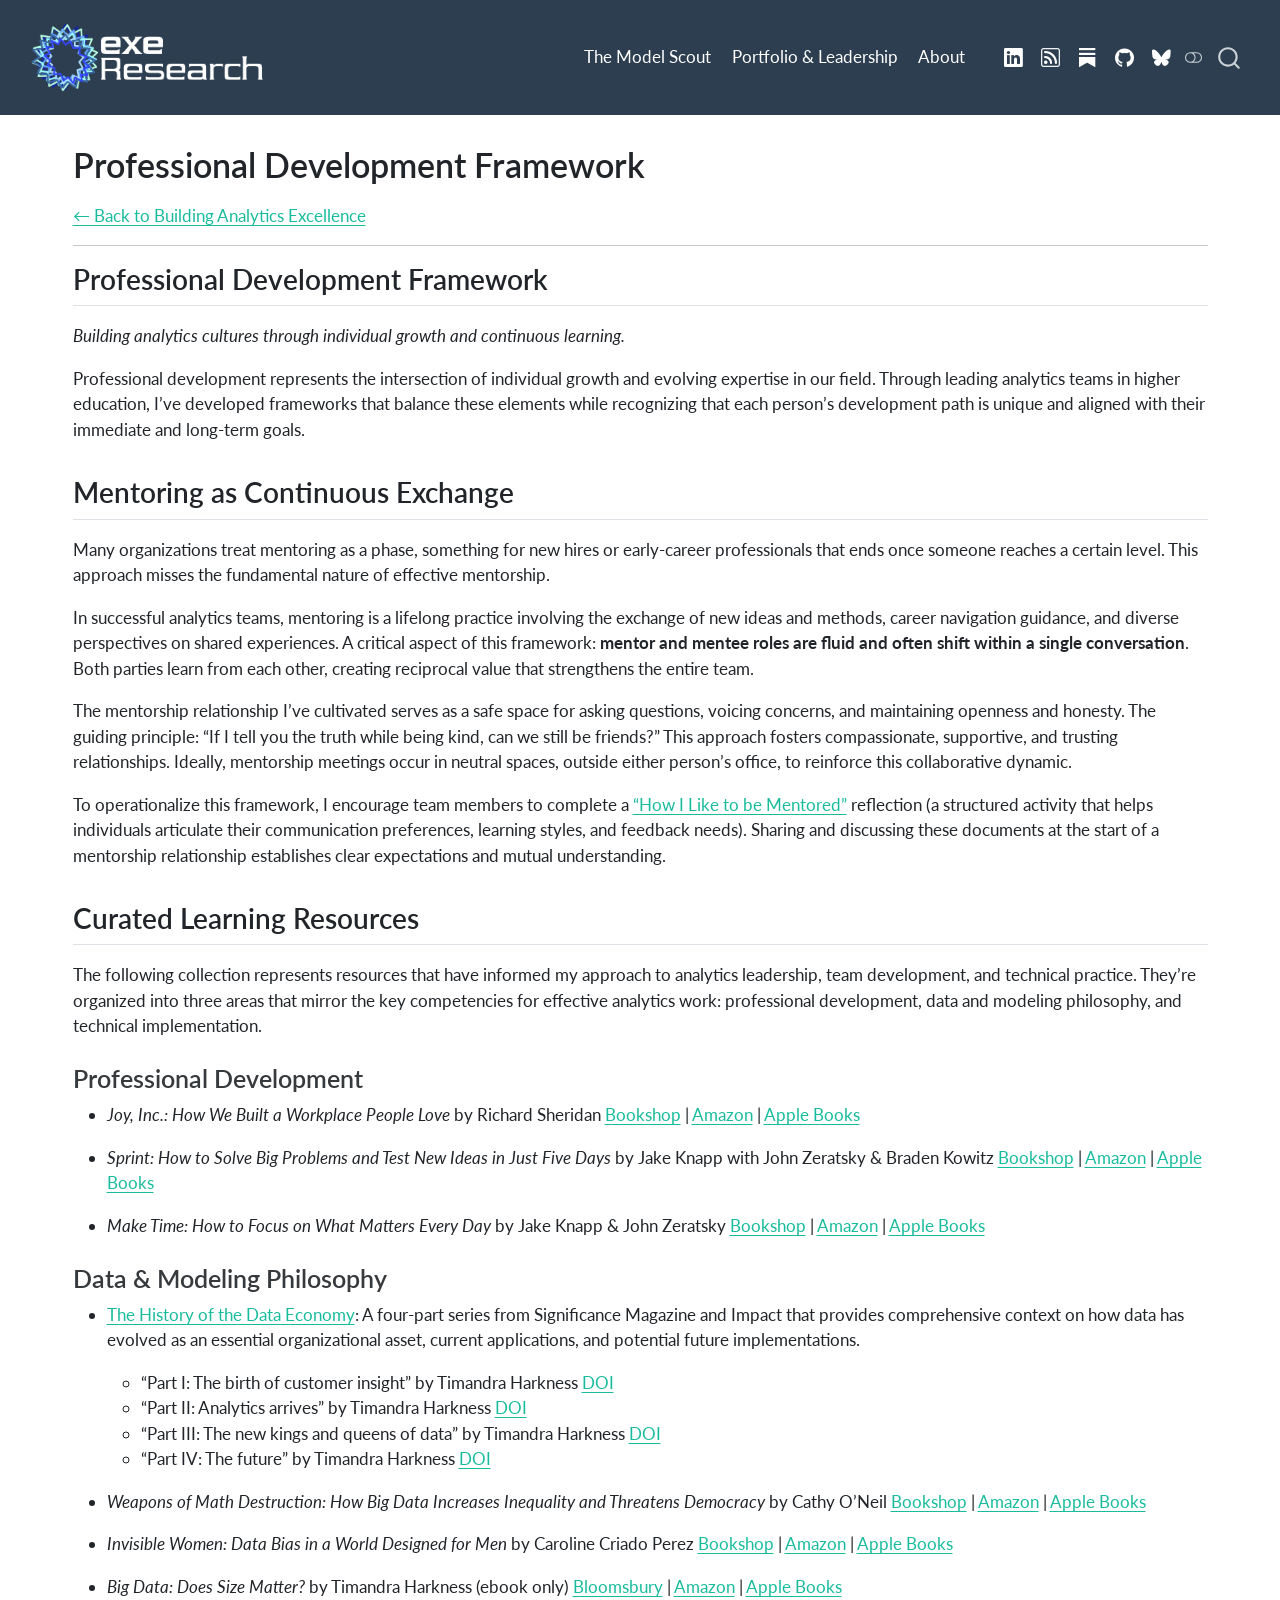
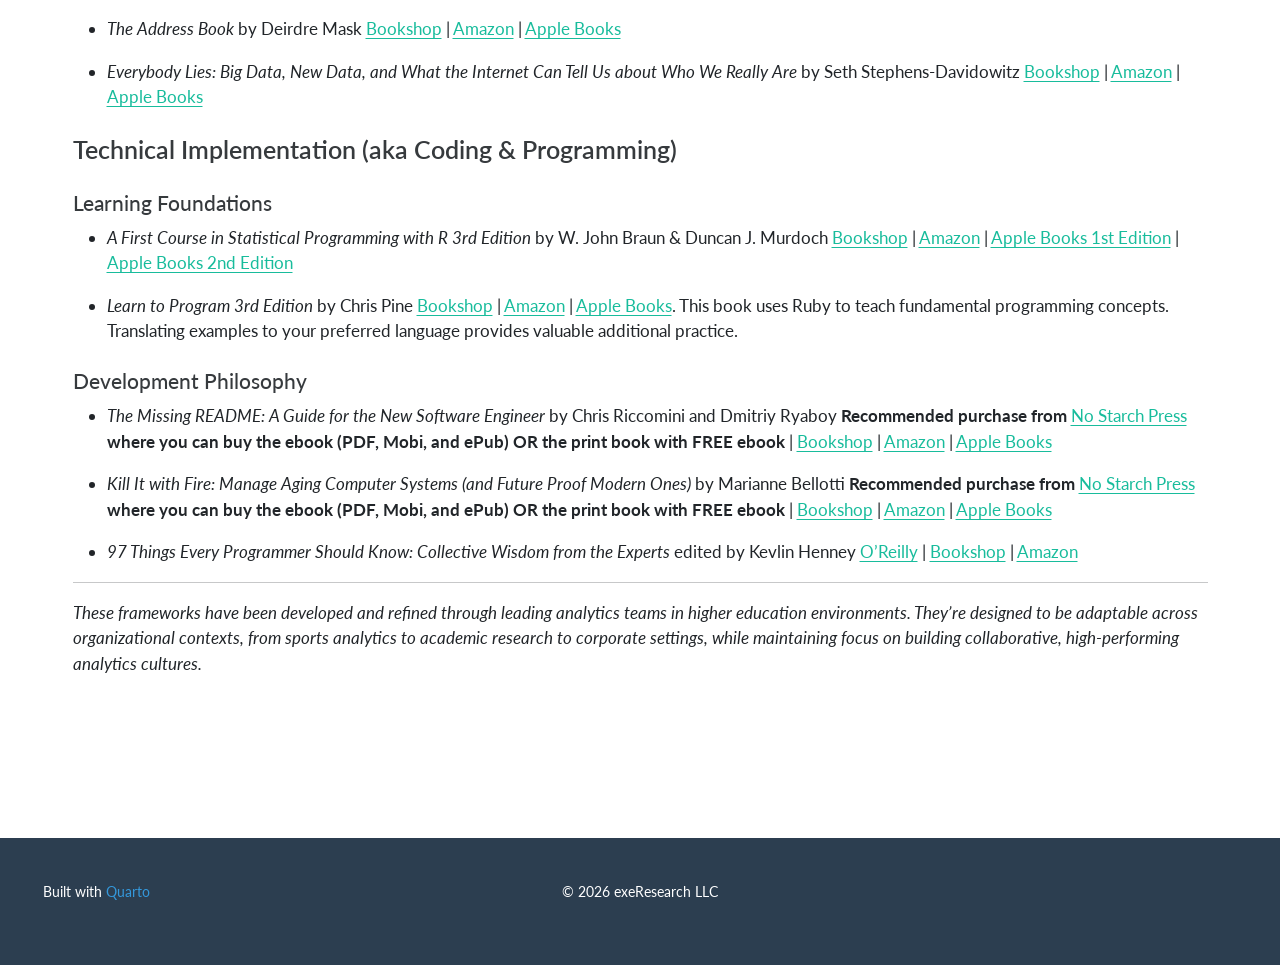
<file: pl_profdevelopment.html>
<!DOCTYPE html>
<html xmlns="http://www.w3.org/1999/xhtml" lang="en" xml:lang="en"><head>

<meta charset="utf-8">
<meta name="generator" content="quarto-1.8.27">

<meta name="viewport" content="width=device-width, initial-scale=1.0, user-scalable=yes">


<title>Professional Development Framework – exeResearch | Analytics for Sports - Higher Ed - Awesomeness</title>
<style>
code{white-space: pre-wrap;}
span.smallcaps{font-variant: small-caps;}
div.columns{display: flex; gap: min(4vw, 1.5em);}
div.column{flex: auto; overflow-x: auto;}
div.hanging-indent{margin-left: 1.5em; text-indent: -1.5em;}
ul.task-list{list-style: none;}
ul.task-list li input[type="checkbox"] {
  width: 0.8em;
  margin: 0 0.8em 0.2em -1em; /* quarto-specific, see https://github.com/quarto-dev/quarto-cli/issues/4556 */ 
  vertical-align: middle;
}
</style>


<script src="site_libs/quarto-nav/quarto-nav.js"></script>
<script src="site_libs/quarto-nav/headroom.min.js"></script>
<script src="site_libs/clipboard/clipboard.min.js"></script>
<script src="site_libs/quarto-search/autocomplete.umd.js"></script>
<script src="site_libs/quarto-search/fuse.min.js"></script>
<script src="site_libs/quarto-search/quarto-search.js"></script>
<meta name="quarto:offset" content="./">
<link href="./images/exeResearch_64x64pixels_favicon.png" rel="icon" type="image/png">
<script src="site_libs/quarto-html/quarto.js" type="module"></script>
<script src="site_libs/quarto-html/tabsets/tabsets.js" type="module"></script>
<script src="site_libs/quarto-html/axe/axe-check.js" type="module"></script>
<script src="site_libs/quarto-html/popper.min.js"></script>
<script src="site_libs/quarto-html/tippy.umd.min.js"></script>
<script src="site_libs/quarto-html/anchor.min.js"></script>
<link href="site_libs/quarto-html/tippy.css" rel="stylesheet">
<link href="site_libs/quarto-html/quarto-syntax-highlighting-ed96de9b727972fe78a7b5d16c58bf87.css" rel="stylesheet" class="quarto-color-scheme" id="quarto-text-highlighting-styles">
<link href="site_libs/quarto-html/quarto-syntax-highlighting-dark-4d9afe2b8d18ee9fa5d0d57b5ed4214d.css" rel="stylesheet" class="quarto-color-scheme quarto-color-alternate" id="quarto-text-highlighting-styles">
<link href="site_libs/quarto-html/quarto-syntax-highlighting-ed96de9b727972fe78a7b5d16c58bf87.css" rel="stylesheet" class="quarto-color-scheme-extra" id="quarto-text-highlighting-styles">
<script src="site_libs/bootstrap/bootstrap.min.js"></script>
<link href="site_libs/bootstrap/bootstrap-icons.css" rel="stylesheet">
<link href="site_libs/bootstrap/bootstrap-f93c2b1f3f0577f377aefa4848a86a36.min.css" rel="stylesheet" append-hash="true" class="quarto-color-scheme" id="quarto-bootstrap" data-mode="light">
<link href="site_libs/bootstrap/bootstrap-dark-0d4a9d19931feb4fee1ddab4b2489000.min.css" rel="stylesheet" append-hash="true" class="quarto-color-scheme quarto-color-alternate" id="quarto-bootstrap" data-mode="dark">
<link href="site_libs/bootstrap/bootstrap-f93c2b1f3f0577f377aefa4848a86a36.min.css" rel="stylesheet" append-hash="true" class="quarto-color-scheme-extra" id="quarto-bootstrap" data-mode="light">
<script src="site_libs/quarto-contrib/iconify-3.0.0/iconify-icon.min.js"></script>
<script id="quarto-search-options" type="application/json">{
  "location": "navbar",
  "copy-button": false,
  "collapse-after": 3,
  "panel-placement": "end",
  "type": "overlay",
  "limit": 50,
  "keyboard-shortcut": [
    "f",
    "/",
    "s"
  ],
  "show-item-context": false,
  "language": {
    "search-no-results-text": "No results",
    "search-matching-documents-text": "matching documents",
    "search-copy-link-title": "Copy link to search",
    "search-hide-matches-text": "Hide additional matches",
    "search-more-match-text": "more match in this document",
    "search-more-matches-text": "more matches in this document",
    "search-clear-button-title": "Clear",
    "search-text-placeholder": "",
    "search-detached-cancel-button-title": "Cancel",
    "search-submit-button-title": "Submit",
    "search-label": "Search"
  }
}</script>
<script async="" src="https://www.googletagmanager.com/gtag/js?id=G-L2BRBH4006"></script>

<script type="text/javascript">

window.dataLayer = window.dataLayer || [];
function gtag(){dataLayer.push(arguments);}
gtag('js', new Date());
gtag('config', 'G-L2BRBH4006', { 'anonymize_ip': true});
</script>


<link rel="stylesheet" href="styles.css">
<meta property="og:title" content="Professional Development Framework – exeResearch | Analytics for Sports - Higher Ed - Awesomeness">
<meta property="og:description" content="">
<meta property="og:site_name" content="exeResearch | Analytics for Sports - Higher Ed - Awesomeness">
<meta name="twitter:title" content="Professional Development Framework – exeResearch | Analytics for Sports - Higher Ed - Awesomeness">
<meta name="twitter:description" content="">
<meta name="twitter:card" content="summary">
</head>

<body class="nav-fixed quarto-light"><script id="quarto-html-before-body" type="application/javascript">
    const toggleBodyColorMode = (bsSheetEl) => {
      const mode = bsSheetEl.getAttribute("data-mode");
      const bodyEl = window.document.querySelector("body");
      if (mode === "dark") {
        bodyEl.classList.add("quarto-dark");
        bodyEl.classList.remove("quarto-light");
      } else {
        bodyEl.classList.add("quarto-light");
        bodyEl.classList.remove("quarto-dark");
      }
    }
    const toggleBodyColorPrimary = () => {
      const bsSheetEl = window.document.querySelector("link#quarto-bootstrap:not([rel=disabled-stylesheet])");
      if (bsSheetEl) {
        toggleBodyColorMode(bsSheetEl);
      }
    }
    const setColorSchemeToggle = (alternate) => {
      const toggles = window.document.querySelectorAll('.quarto-color-scheme-toggle');
      for (let i=0; i < toggles.length; i++) {
        const toggle = toggles[i];
        if (toggle) {
          if (alternate) {
            toggle.classList.add("alternate");
          } else {
            toggle.classList.remove("alternate");
          }
        }
      }
    };
    const toggleColorMode = (alternate) => {
      // Switch the stylesheets
      const primaryStylesheets = window.document.querySelectorAll('link.quarto-color-scheme:not(.quarto-color-alternate)');
      const alternateStylesheets = window.document.querySelectorAll('link.quarto-color-scheme.quarto-color-alternate');
      manageTransitions('#quarto-margin-sidebar .nav-link', false);
      if (alternate) {
        // note: dark is layered on light, we don't disable primary!
        enableStylesheet(alternateStylesheets);
        for (const sheetNode of alternateStylesheets) {
          if (sheetNode.id === "quarto-bootstrap") {
            toggleBodyColorMode(sheetNode);
          }
        }
      } else {
        disableStylesheet(alternateStylesheets);
        enableStylesheet(primaryStylesheets)
        toggleBodyColorPrimary();
      }
      manageTransitions('#quarto-margin-sidebar .nav-link', true);
      // Switch the toggles
      setColorSchemeToggle(alternate)
      // Hack to workaround the fact that safari doesn't
      // properly recolor the scrollbar when toggling (#1455)
      if (navigator.userAgent.indexOf('Safari') > 0 && navigator.userAgent.indexOf('Chrome') == -1) {
        manageTransitions("body", false);
        window.scrollTo(0, 1);
        setTimeout(() => {
          window.scrollTo(0, 0);
          manageTransitions("body", true);
        }, 40);
      }
    }
    const disableStylesheet = (stylesheets) => {
      for (let i=0; i < stylesheets.length; i++) {
        const stylesheet = stylesheets[i];
        stylesheet.rel = 'disabled-stylesheet';
      }
    }
    const enableStylesheet = (stylesheets) => {
      for (let i=0; i < stylesheets.length; i++) {
        const stylesheet = stylesheets[i];
        if(stylesheet.rel !== 'stylesheet') { // for Chrome, which will still FOUC without this check
          stylesheet.rel = 'stylesheet';
        }
      }
    }
    const manageTransitions = (selector, allowTransitions) => {
      const els = window.document.querySelectorAll(selector);
      for (let i=0; i < els.length; i++) {
        const el = els[i];
        if (allowTransitions) {
          el.classList.remove('notransition');
        } else {
          el.classList.add('notransition');
        }
      }
    }
    const isFileUrl = () => {
      return window.location.protocol === 'file:';
    }
    const hasAlternateSentinel = () => {
      let styleSentinel = getColorSchemeSentinel();
      if (styleSentinel !== null) {
        return styleSentinel === "alternate";
      } else {
        return false;
      }
    }
    const setStyleSentinel = (alternate) => {
      const value = alternate ? "alternate" : "default";
      if (!isFileUrl()) {
        window.localStorage.setItem("quarto-color-scheme", value);
      } else {
        localAlternateSentinel = value;
      }
    }
    const getColorSchemeSentinel = () => {
      if (!isFileUrl()) {
        const storageValue = window.localStorage.getItem("quarto-color-scheme");
        return storageValue != null ? storageValue : localAlternateSentinel;
      } else {
        return localAlternateSentinel;
      }
    }
    const toggleGiscusIfUsed = (isAlternate, darkModeDefault) => {
      const baseTheme = document.querySelector('#giscus-base-theme')?.value ?? 'light';
      const alternateTheme = document.querySelector('#giscus-alt-theme')?.value ?? 'dark';
      let newTheme = '';
      if(authorPrefersDark) {
        newTheme = isAlternate ? baseTheme : alternateTheme;
      } else {
        newTheme = isAlternate ? alternateTheme : baseTheme;
      }
      const changeGiscusTheme = () => {
        // From: https://github.com/giscus/giscus/issues/336
        const sendMessage = (message) => {
          const iframe = document.querySelector('iframe.giscus-frame');
          if (!iframe) return;
          iframe.contentWindow.postMessage({ giscus: message }, 'https://giscus.app');
        }
        sendMessage({
          setConfig: {
            theme: newTheme
          }
        });
      }
      const isGiscussLoaded = window.document.querySelector('iframe.giscus-frame') !== null;
      if (isGiscussLoaded) {
        changeGiscusTheme();
      }
    };
    const authorPrefersDark = false;
    const queryPrefersDark = window.matchMedia('(prefers-color-scheme: dark)');
    const darkModeDefault = queryPrefersDark.matches;
      document.querySelector('link#quarto-text-highlighting-styles.quarto-color-scheme-extra').rel = 'disabled-stylesheet';
      document.querySelector('link#quarto-bootstrap.quarto-color-scheme-extra').rel = 'disabled-stylesheet';
    let localAlternateSentinel = darkModeDefault ? 'alternate' : 'default';
    // Dark / light mode switch
    window.quartoToggleColorScheme = () => {
      // Read the current dark / light value
      let toAlternate = !hasAlternateSentinel();
      toggleColorMode(toAlternate);
      setStyleSentinel(toAlternate);
      toggleGiscusIfUsed(toAlternate, darkModeDefault);
      window.dispatchEvent(new Event('resize'));
    };
    queryPrefersDark.addEventListener("change", e => {
      if(window.localStorage.getItem("quarto-color-scheme") !== null)
        return;
      const alternate = e.matches
      toggleColorMode(alternate);
      localAlternateSentinel = e.matches ? 'alternate' : 'default'; // this is used alongside local storage!
      toggleGiscusIfUsed(alternate, darkModeDefault);
    });
    // Switch to dark mode if need be
    if (hasAlternateSentinel()) {
      toggleColorMode(true);
    } else {
      toggleColorMode(false);
    }
  </script>

<div id="quarto-search-results"></div>
  <header id="quarto-header" class="headroom fixed-top">
    <nav class="navbar navbar-expand-lg " data-bs-theme="dark">
      <div class="navbar-container container-fluid">
      <div class="navbar-brand-container mx-auto">
    <a href="./index.html" class="navbar-brand navbar-brand-logo">
    <img src="./images/exeResearch_logo_150dpi_transBG_whiteText.png" alt="exeResearch" class="navbar-logo light-content">
    <img src="./images/exeResearch_logo_150dpi_transBG_whiteText.png" alt="exeResearch" class="navbar-logo dark-content">
    </a>
  </div>
            <div id="quarto-search" class="" title="Search"></div>
          <button class="navbar-toggler" type="button" data-bs-toggle="collapse" data-bs-target="#navbarCollapse" aria-controls="navbarCollapse" role="menu" aria-expanded="false" aria-label="Toggle navigation" onclick="if (window.quartoToggleHeadroom) { window.quartoToggleHeadroom(); }">
  <span class="navbar-toggler-icon"></span>
</button>
          <div class="collapse navbar-collapse" id="navbarCollapse">
            <ul class="navbar-nav navbar-nav-scroll ms-auto">
  <li class="nav-item">
    <a class="nav-link" href="./blog.html"> 
<span class="menu-text">The Model Scout</span></a>
  </li>  
  <li class="nav-item">
    <a class="nav-link" href="./portfolio-leadership.html"> 
<span class="menu-text">Portfolio &amp; Leadership</span></a>
  </li>  
  <li class="nav-item">
    <a class="nav-link" href="./index.html#about"> 
<span class="menu-text">About</span></a>
  </li>  
  <li class="nav-item">
    <a class="nav-link" href="mailto:emilio@exeResearch.com"> 
<span class="menu-text"><iconify-icon role="img" inline="" icon="mdi:email" style="font-size: 1.5em;" aria-label="Icon email from mdi Iconify.design set." title="Icon email from mdi Iconify.design set."></iconify-icon></span></a>
  </li>  
  <li class="nav-item compact">
    <a class="nav-link" href="https://www.linkedin.com/in/emilioxavieresposito/"> <i class="bi bi-linkedin" role="img">
</i> 
<span class="menu-text"></span></a>
  </li>  
  <li class="nav-item compact">
    <a class="nav-link" href="./blog.xml"> <i class="bi bi-rss" role="img" aria-label="RSS Feed">
</i> 
<span class="menu-text"></span></a>
  </li>  
  <li class="nav-item compact">
    <a class="nav-link" href="https://substack.exeresearch.com"> <i class="bi bi-substack" role="img" aria-label="Substack">
</i> 
<span class="menu-text"></span></a>
  </li>  
  <li class="nav-item compact">
    <a class="nav-link" href="https://github.com/emilioxavier"> <i class="bi bi-github" role="img">
</i> 
<span class="menu-text"></span></a>
  </li>  
  <li class="nav-item compact">
    <a class="nav-link" href="https://bsky.app/profile/exesposito.bsky.social"> <i class="bi bi-bluesky" role="img">
</i> 
<span class="menu-text"></span></a>
  </li>  
</ul>
          </div> <!-- /navcollapse -->
            <div class="quarto-navbar-tools">
  <a href="" class="quarto-color-scheme-toggle quarto-navigation-tool  px-1" onclick="window.quartoToggleColorScheme(); return false;" title="Toggle dark mode"><i class="bi"></i></a>
</div>
      </div> <!-- /container-fluid -->
    </nav>
</header>
<!-- content -->
<div id="quarto-content" class="quarto-container page-columns page-rows-contents page-layout-full page-navbar">
<!-- sidebar -->
<!-- margin-sidebar -->
    
<!-- main -->
<main class="content column-page" id="quarto-document-content">


<header id="title-block-header" class="quarto-title-block default">
<div class="quarto-title">
<h1 class="title">Professional Development Framework</h1>
</div>



<div class="quarto-title-meta column-page">

    
  
    
  </div>
  


</header>


<p><a href="./portfolio-leadership.html">← Back to Building Analytics Excellence</a></p>
<hr>
<section id="professional-development-framework" class="level2">
<h2 class="anchored" data-anchor-id="professional-development-framework">Professional Development Framework</h2>
<p><em>Building analytics cultures through individual growth and continuous learning.</em></p>
<p>Professional development represents the intersection of individual growth and evolving expertise in our field. Through leading analytics teams in higher education, I’ve developed frameworks that balance these elements while recognizing that each person’s development path is unique and aligned with their immediate and long-term goals.</p>
</section>
<section id="mentoring-as-continuous-exchange" class="level2">
<h2 class="anchored" data-anchor-id="mentoring-as-continuous-exchange">Mentoring as Continuous Exchange</h2>
<p>Many organizations treat mentoring as a phase, something for new hires or early-career professionals that ends once someone reaches a certain level. This approach misses the fundamental nature of effective mentorship.</p>
<p>In successful analytics teams, mentoring is a lifelong practice involving the exchange of new ideas and methods, career navigation guidance, and diverse perspectives on shared experiences. A critical aspect of this framework: <strong>mentor and mentee roles are fluid and often shift within a single conversation</strong>. Both parties learn from each other, creating reciprocal value that strengthens the entire team.</p>
<p>The mentorship relationship I’ve cultivated serves as a safe space for asking questions, voicing concerns, and maintaining openness and honesty. The guiding principle: “If I tell you the truth while being kind, can we still be friends?” This approach fosters compassionate, supportive, and trusting relationships. Ideally, mentorship meetings occur in neutral spaces, outside either person’s office, to reinforce this collaborative dynamic.</p>
<p>To operationalize this framework, I encourage team members to complete a <a href="./pl_mentoring.html">“How I Like to be Mentored”</a> reflection (a structured activity that helps individuals articulate their communication preferences, learning styles, and feedback needs). Sharing and discussing these documents at the start of a mentorship relationship establishes clear expectations and mutual understanding.</p>
</section>
<section id="curated-learning-resources" class="level2">
<h2 class="anchored" data-anchor-id="curated-learning-resources">Curated Learning Resources</h2>
<p>The following collection represents resources that have informed my approach to analytics leadership, team development, and technical practice. They’re organized into three areas that mirror the key competencies for effective analytics work: professional development, data and modeling philosophy, and technical implementation.</p>
<section id="professional-development" class="level3">
<h3 class="anchored" data-anchor-id="professional-development">Professional Development</h3>
<ul>
<li><p><em>Joy, Inc.: How We Built a Workplace People Love</em> by Richard Sheridan <a href="https://bookshop.org/p/books/joy-inc-how-we-built-a-workplace-people-love-richard-sheridan/7677689?ean=9781591847120">Bookshop</a> | <a href="https://www.amazon.com/Joy-Inc-Built-Workplace-People/dp/1591847125">Amazon</a> | <a href="https://books.apple.com/us/book/joy-inc/id666415806">Apple Books</a></p></li>
<li><p><em>Sprint: How to Solve Big Problems and Test New Ideas in Just Five Days</em> by Jake Knapp with John Zeratsky &amp; Braden Kowitz <a href="https://bookshop.org/p/books/sprint-how-to-solve-big-problems-and-test-new-ideas-in-just-five-days-jake-knapp/6762101?ean=9781501121746">Bookshop</a> | <a href="https://www.amazon.com/Sprint-Solve-Problems-Test-Ideas/dp/150112174X">Amazon</a> | <a href="https://books.apple.com/us/book/sprint/id1013998819">Apple Books</a></p></li>
<li><p><em>Make Time: How to Focus on What Matters Every Day</em> by Jake Knapp &amp; John Zeratsky <a href="https://bookshop.org/p/books/make-time-how-to-focus-on-what-matters-every-day-jake-knapp/12094196?ean=9780525572428">Bookshop</a> | <a href="https://www.amazon.com/Make-Time-Focus-Matters-Every/dp/0525572422">Amazon</a> | <a href="https://books.apple.com/us/book/make-time-how-to-focus-on-what-matters-every-day/id1598168334">Apple Books</a></p></li>
</ul>
</section>
<section id="data-modeling-philosophy" class="level3">
<h3 class="anchored" data-anchor-id="data-modeling-philosophy">Data &amp; Modeling Philosophy</h3>
<ul>
<li><p><a href="https://www.significancemagazine.com/business/714-the-history-of-the-data-economy">The History of the Data Economy</a>: A four-part series from Significance Magazine and Impact that provides comprehensive context on how data has evolved as an essential organizational asset, current applications, and potential future implementations.</p>
<ul>
<li>“Part I: The birth of customer insight” by Timandra Harkness <a href="https://doi.org/10.1111/1740-9713.01504">DOI</a></li>
<li>“Part II: Analytics arrives” by Timandra Harkness <a href="https://doi.org/10.1111/1740-9713.01547">DOI</a></li>
<li>“Part III: The new kings and queens of data” by Timandra Harkness <a href="https://doi.org/10.1111/1740-9713.01567">DOI</a></li>
<li>“Part IV: The future” by Timandra Harkness <a href="https://doi.org/10.1111/1740-9713.01586">DOI</a></li>
</ul></li>
<li><p><em>Weapons of Math Destruction: How Big Data Increases Inequality and Threatens Democracy</em> by Cathy O’Neil <a href="https://bookshop.org/p/books/weapons-of-math-destruction-how-big-data-increases-inequality-and-threatens-democracy-cathy-o-neil/11438502?ean=9780553418835">Bookshop</a> | <a href="https://www.amazon.com/Weapons-Math-Destruction-Increases-Inequality/dp/0553418831">Amazon</a> | <a href="https://books.apple.com/us/book/weapons-of-math-destruction-how-big-data-increases/id1605146240">Apple Books</a></p></li>
<li><p><em>Invisible Women: Data Bias in a World Designed for Men</em> by Caroline Criado Perez <a href="https://bookshop.org/p/books/invisible-women-data-bias-in-a-world-designed-for-men-caroline-criado-perez/15136602?ean=9781419735219">Bookshop</a> | <a href="https://www.amazon.com/Invisible-Women-Data-World-Designed/dp/1419735217">Amazon</a> | <a href="https://books.apple.com/us/book/invisible-women/id1450370544">Apple Books</a></p></li>
<li><p><em>Big Data: Does Size Matter?</em> by Timandra Harkness (ebook only) <a href="https://www.bloomsbury.com/us/big-data-9781472920065/">Bloomsbury</a> | <a href="https://www.amazon.com/Big-Data-Matter-Bloomsbury-Sigma-ebook/dp/B01AS2XZ2Y">Amazon</a> | <a href="https://books.apple.com/us/book/big-data/id1487479079">Apple Books</a></p></li>
<li><p><em>The Address Book</em> by Deirdre Mask <a href="https://bookshop.org/p/books/the-address-book-what-street-addresses-reveal-about-identity-race-wealth-and-power-deirdre-mask/14632668?ean=9781250134790">Bookshop</a> | <a href="https://www.amazon.com/Address-Book-Street-Addresses-Identity/dp/125013479X">Amazon</a> | <a href="https://books.apple.com/us/book/the-address-book/id1468904681">Apple Books</a></p></li>
<li><p><em>Everybody Lies: Big Data, New Data, and What the Internet Can Tell Us about Who We Really Are</em> by Seth Stephens-Davidowitz <a href="https://bookshop.org/p/books/everybody-lies-big-data-new-data-and-what-the-internet-can-tell-us-about-who-we-really-are-seth-stephens-davidowitz/6435920?ean=9780062390868">Bookshop</a> | <a href="https://www.amazon.com/Everybody-Lies-Internet-About-Really/dp/0062390864">Amazon</a> | <a href="https://books.apple.com/us/book/everybody-lies/id1073526949">Apple Books</a></p></li>
</ul>
</section>
<section id="technical-implementation-aka-coding-programming" class="level3">
<h3 class="anchored" data-anchor-id="technical-implementation-aka-coding-programming">Technical Implementation (aka Coding &amp; Programming)</h3>
<section id="learning-foundations" class="level4">
<h4 class="anchored" data-anchor-id="learning-foundations">Learning Foundations</h4>
<ul>
<li><p><em>A First Course in Statistical Programming with R 3rd Edition</em> by W. John Braun &amp; Duncan J. Murdoch <a href="https://bookshop.org/p/books/a-first-course-in-statistical-programming-with-r-w-john-braun/6553244?ean=9781108995146">Bookshop</a> | <a href="https://www.amazon.com/First-Course-Statistical-Programming/dp/1108995144/">Amazon</a> | <a href="https://books.apple.com/us/book/a-first-course-in-statistical-programming-with-r/id882730444">Apple Books 1st Edition</a> | <a href="https://books.apple.com/us/book/a-first-course-in-statistical-programming-with-r/id1135205860">Apple Books 2nd Edition</a></p></li>
<li><p><em>Learn to Program 3rd Edition</em> by Chris Pine <a href="https://bookshop.org/p/books/learn-to-program-chris-pine/16164972?ean=9781680508178">Bookshop</a> | <a href="https://www.amazon.com/Learn-Program-Chris-Pine/dp/1680508172/">Amazon</a> | <a href="https://books.apple.com/us/book/learn-to-program/id1590005813">Apple Books</a>. This book uses Ruby to teach fundamental programming concepts. Translating examples to your preferred language provides valuable additional practice.</p></li>
</ul>
</section>
<section id="development-philosophy" class="level4">
<h4 class="anchored" data-anchor-id="development-philosophy">Development Philosophy</h4>
<ul>
<li><p><em>The Missing README: A Guide for the New Software Engineer</em> by Chris Riccomini and Dmitriy Ryaboy <strong>Recommended purchase from</strong> <a href="https://nostarch.com/missing-readme">No Starch Press</a> <strong>where you can buy the ebook (PDF, Mobi, and ePub) OR the print book with FREE ebook</strong> | <a href="https://bookshop.org/p/books/the-missing-readme-a-guide-for-the-new-software-engineer-dmitriy-ryaboy/16628153?ean=9781718501836">Bookshop</a> | <a href="https://www.amazon.com/Missing-README-Guide-Software-Engineer/dp/1718501838">Amazon</a> | <a href="https://books.apple.com/us/book/the-missing-readme/id1555615457">Apple Books</a></p></li>
<li><p><em>Kill It with Fire: Manage Aging Computer Systems (and Future Proof Modern Ones)</em> by Marianne Bellotti <strong>Recommended purchase from</strong> <a href="https://nostarch.com/kill-it-fire">No Starch Press</a> <strong>where you can buy the ebook (PDF, Mobi, and ePub) OR the print book with FREE ebook</strong> | <a href="https://bookshop.org/p/books/kill-it-with-fire-manage-aging-computer-systems-and-future-proof-modern-ones-marianne-bellotti/14958406?ean=9781718501188">Bookshop</a> | <a href="https://www.amazon.com/Kill-Fire-Manage-Computer-Systems/dp/1718501188">Amazon</a> | <a href="https://books.apple.com/us/book/kill-it-with-fire/id1523220539">Apple Books</a></p></li>
<li><p><em>97 Things Every Programmer Should Know: Collective Wisdom from the Experts</em> edited by Kevlin Henney <a href="https://www.oreilly.com/library/view/97-things-every/9780596809515/">O’Reilly</a> | <a href="https://bookshop.org/p/books/97-things-every-programmer-should-know-collective-wisdom-from-the-experts-kevlin-henney/8169456?ean=9780596809485">Bookshop</a> | <a href="https://www.amazon.com/Things-Every-Programmer-Should-Know-ebook/dp/B0039OVIAK">Amazon</a></p></li>
</ul>
<hr>
<p><em>These frameworks have been developed and refined through leading analytics teams in higher education environments. They’re designed to be adaptable across organizational contexts, from sports analytics to academic research to corporate settings, while maintaining focus on building collaborative, high-performing analytics cultures.</em></p>


</section>
</section>
</section>

</main> <!-- /main -->
<script id="quarto-html-after-body" type="application/javascript">
  window.document.addEventListener("DOMContentLoaded", function (event) {
    // Ensure there is a toggle, if there isn't float one in the top right
    if (window.document.querySelector('.quarto-color-scheme-toggle') === null) {
      const a = window.document.createElement('a');
      a.classList.add('top-right');
      a.classList.add('quarto-color-scheme-toggle');
      a.href = "";
      a.onclick = function() { try { window.quartoToggleColorScheme(); } catch {} return false; };
      const i = window.document.createElement("i");
      i.classList.add('bi');
      a.appendChild(i);
      window.document.body.appendChild(a);
    }
    setColorSchemeToggle(hasAlternateSentinel())
    const icon = "";
    const anchorJS = new window.AnchorJS();
    anchorJS.options = {
      placement: 'right',
      icon: icon
    };
    anchorJS.add('.anchored');
    const isCodeAnnotation = (el) => {
      for (const clz of el.classList) {
        if (clz.startsWith('code-annotation-')) {                     
          return true;
        }
      }
      return false;
    }
    const onCopySuccess = function(e) {
      // button target
      const button = e.trigger;
      // don't keep focus
      button.blur();
      // flash "checked"
      button.classList.add('code-copy-button-checked');
      var currentTitle = button.getAttribute("title");
      button.setAttribute("title", "Copied!");
      let tooltip;
      if (window.bootstrap) {
        button.setAttribute("data-bs-toggle", "tooltip");
        button.setAttribute("data-bs-placement", "left");
        button.setAttribute("data-bs-title", "Copied!");
        tooltip = new bootstrap.Tooltip(button, 
          { trigger: "manual", 
            customClass: "code-copy-button-tooltip",
            offset: [0, -8]});
        tooltip.show();    
      }
      setTimeout(function() {
        if (tooltip) {
          tooltip.hide();
          button.removeAttribute("data-bs-title");
          button.removeAttribute("data-bs-toggle");
          button.removeAttribute("data-bs-placement");
        }
        button.setAttribute("title", currentTitle);
        button.classList.remove('code-copy-button-checked');
      }, 1000);
      // clear code selection
      e.clearSelection();
    }
    const getTextToCopy = function(trigger) {
      const outerScaffold = trigger.parentElement.cloneNode(true);
      const codeEl = outerScaffold.querySelector('code');
      for (const childEl of codeEl.children) {
        if (isCodeAnnotation(childEl)) {
          childEl.remove();
        }
      }
      return codeEl.innerText;
    }
    const clipboard = new window.ClipboardJS('.code-copy-button:not([data-in-quarto-modal])', {
      text: getTextToCopy
    });
    clipboard.on('success', onCopySuccess);
    if (window.document.getElementById('quarto-embedded-source-code-modal')) {
      const clipboardModal = new window.ClipboardJS('.code-copy-button[data-in-quarto-modal]', {
        text: getTextToCopy,
        container: window.document.getElementById('quarto-embedded-source-code-modal')
      });
      clipboardModal.on('success', onCopySuccess);
    }
      var localhostRegex = new RegExp(/^(?:http|https):\/\/localhost\:?[0-9]*\//);
      var mailtoRegex = new RegExp(/^mailto:/);
        var filterRegex = new RegExp("https:\/\/exeresearch\.com");
      var isInternal = (href) => {
          return filterRegex.test(href) || localhostRegex.test(href) || mailtoRegex.test(href);
      }
      // Inspect non-navigation links and adorn them if external
     var links = window.document.querySelectorAll('a[href]:not(.nav-link):not(.navbar-brand):not(.toc-action):not(.sidebar-link):not(.sidebar-item-toggle):not(.pagination-link):not(.no-external):not([aria-hidden]):not(.dropdown-item):not(.quarto-navigation-tool):not(.about-link)');
      for (var i=0; i<links.length; i++) {
        const link = links[i];
        if (!isInternal(link.href)) {
          // undo the damage that might have been done by quarto-nav.js in the case of
          // links that we want to consider external
          if (link.dataset.originalHref !== undefined) {
            link.href = link.dataset.originalHref;
          }
            // target, if specified
            link.setAttribute("target", "_blank");
            if (link.getAttribute("rel") === null) {
              link.setAttribute("rel", "noopener");
            }
        }
      }
    function tippyHover(el, contentFn, onTriggerFn, onUntriggerFn) {
      const config = {
        allowHTML: true,
        maxWidth: 500,
        delay: 100,
        arrow: false,
        appendTo: function(el) {
            return el.parentElement;
        },
        interactive: true,
        interactiveBorder: 10,
        theme: 'quarto',
        placement: 'bottom-start',
      };
      if (contentFn) {
        config.content = contentFn;
      }
      if (onTriggerFn) {
        config.onTrigger = onTriggerFn;
      }
      if (onUntriggerFn) {
        config.onUntrigger = onUntriggerFn;
      }
      window.tippy(el, config); 
    }
    const noterefs = window.document.querySelectorAll('a[role="doc-noteref"]');
    for (var i=0; i<noterefs.length; i++) {
      const ref = noterefs[i];
      tippyHover(ref, function() {
        // use id or data attribute instead here
        let href = ref.getAttribute('data-footnote-href') || ref.getAttribute('href');
        try { href = new URL(href).hash; } catch {}
        const id = href.replace(/^#\/?/, "");
        const note = window.document.getElementById(id);
        if (note) {
          return note.innerHTML;
        } else {
          return "";
        }
      });
    }
    const xrefs = window.document.querySelectorAll('a.quarto-xref');
    const processXRef = (id, note) => {
      // Strip column container classes
      const stripColumnClz = (el) => {
        el.classList.remove("page-full", "page-columns");
        if (el.children) {
          for (const child of el.children) {
            stripColumnClz(child);
          }
        }
      }
      stripColumnClz(note)
      if (id === null || id.startsWith('sec-')) {
        // Special case sections, only their first couple elements
        const container = document.createElement("div");
        if (note.children && note.children.length > 2) {
          container.appendChild(note.children[0].cloneNode(true));
          for (let i = 1; i < note.children.length; i++) {
            const child = note.children[i];
            if (child.tagName === "P" && child.innerText === "") {
              continue;
            } else {
              container.appendChild(child.cloneNode(true));
              break;
            }
          }
          if (window.Quarto?.typesetMath) {
            window.Quarto.typesetMath(container);
          }
          return container.innerHTML
        } else {
          if (window.Quarto?.typesetMath) {
            window.Quarto.typesetMath(note);
          }
          return note.innerHTML;
        }
      } else {
        // Remove any anchor links if they are present
        const anchorLink = note.querySelector('a.anchorjs-link');
        if (anchorLink) {
          anchorLink.remove();
        }
        if (window.Quarto?.typesetMath) {
          window.Quarto.typesetMath(note);
        }
        if (note.classList.contains("callout")) {
          return note.outerHTML;
        } else {
          return note.innerHTML;
        }
      }
    }
    for (var i=0; i<xrefs.length; i++) {
      const xref = xrefs[i];
      tippyHover(xref, undefined, function(instance) {
        instance.disable();
        let url = xref.getAttribute('href');
        let hash = undefined; 
        if (url.startsWith('#')) {
          hash = url;
        } else {
          try { hash = new URL(url).hash; } catch {}
        }
        if (hash) {
          const id = hash.replace(/^#\/?/, "");
          const note = window.document.getElementById(id);
          if (note !== null) {
            try {
              const html = processXRef(id, note.cloneNode(true));
              instance.setContent(html);
            } finally {
              instance.enable();
              instance.show();
            }
          } else {
            // See if we can fetch this
            fetch(url.split('#')[0])
            .then(res => res.text())
            .then(html => {
              const parser = new DOMParser();
              const htmlDoc = parser.parseFromString(html, "text/html");
              const note = htmlDoc.getElementById(id);
              if (note !== null) {
                const html = processXRef(id, note);
                instance.setContent(html);
              } 
            }).finally(() => {
              instance.enable();
              instance.show();
            });
          }
        } else {
          // See if we can fetch a full url (with no hash to target)
          // This is a special case and we should probably do some content thinning / targeting
          fetch(url)
          .then(res => res.text())
          .then(html => {
            const parser = new DOMParser();
            const htmlDoc = parser.parseFromString(html, "text/html");
            const note = htmlDoc.querySelector('main.content');
            if (note !== null) {
              // This should only happen for chapter cross references
              // (since there is no id in the URL)
              // remove the first header
              if (note.children.length > 0 && note.children[0].tagName === "HEADER") {
                note.children[0].remove();
              }
              const html = processXRef(null, note);
              instance.setContent(html);
            } 
          }).finally(() => {
            instance.enable();
            instance.show();
          });
        }
      }, function(instance) {
      });
    }
        let selectedAnnoteEl;
        const selectorForAnnotation = ( cell, annotation) => {
          let cellAttr = 'data-code-cell="' + cell + '"';
          let lineAttr = 'data-code-annotation="' +  annotation + '"';
          const selector = 'span[' + cellAttr + '][' + lineAttr + ']';
          return selector;
        }
        const selectCodeLines = (annoteEl) => {
          const doc = window.document;
          const targetCell = annoteEl.getAttribute("data-target-cell");
          const targetAnnotation = annoteEl.getAttribute("data-target-annotation");
          const annoteSpan = window.document.querySelector(selectorForAnnotation(targetCell, targetAnnotation));
          const lines = annoteSpan.getAttribute("data-code-lines").split(",");
          const lineIds = lines.map((line) => {
            return targetCell + "-" + line;
          })
          let top = null;
          let height = null;
          let parent = null;
          if (lineIds.length > 0) {
              //compute the position of the single el (top and bottom and make a div)
              const el = window.document.getElementById(lineIds[0]);
              top = el.offsetTop;
              height = el.offsetHeight;
              parent = el.parentElement.parentElement;
            if (lineIds.length > 1) {
              const lastEl = window.document.getElementById(lineIds[lineIds.length - 1]);
              const bottom = lastEl.offsetTop + lastEl.offsetHeight;
              height = bottom - top;
            }
            if (top !== null && height !== null && parent !== null) {
              // cook up a div (if necessary) and position it 
              let div = window.document.getElementById("code-annotation-line-highlight");
              if (div === null) {
                div = window.document.createElement("div");
                div.setAttribute("id", "code-annotation-line-highlight");
                div.style.position = 'absolute';
                parent.appendChild(div);
              }
              div.style.top = top - 2 + "px";
              div.style.height = height + 4 + "px";
              div.style.left = 0;
              let gutterDiv = window.document.getElementById("code-annotation-line-highlight-gutter");
              if (gutterDiv === null) {
                gutterDiv = window.document.createElement("div");
                gutterDiv.setAttribute("id", "code-annotation-line-highlight-gutter");
                gutterDiv.style.position = 'absolute';
                const codeCell = window.document.getElementById(targetCell);
                const gutter = codeCell.querySelector('.code-annotation-gutter');
                gutter.appendChild(gutterDiv);
              }
              gutterDiv.style.top = top - 2 + "px";
              gutterDiv.style.height = height + 4 + "px";
            }
            selectedAnnoteEl = annoteEl;
          }
        };
        const unselectCodeLines = () => {
          const elementsIds = ["code-annotation-line-highlight", "code-annotation-line-highlight-gutter"];
          elementsIds.forEach((elId) => {
            const div = window.document.getElementById(elId);
            if (div) {
              div.remove();
            }
          });
          selectedAnnoteEl = undefined;
        };
          // Handle positioning of the toggle
      window.addEventListener(
        "resize",
        throttle(() => {
          elRect = undefined;
          if (selectedAnnoteEl) {
            selectCodeLines(selectedAnnoteEl);
          }
        }, 10)
      );
      function throttle(fn, ms) {
      let throttle = false;
      let timer;
        return (...args) => {
          if(!throttle) { // first call gets through
              fn.apply(this, args);
              throttle = true;
          } else { // all the others get throttled
              if(timer) clearTimeout(timer); // cancel #2
              timer = setTimeout(() => {
                fn.apply(this, args);
                timer = throttle = false;
              }, ms);
          }
        };
      }
        // Attach click handler to the DT
        const annoteDls = window.document.querySelectorAll('dt[data-target-cell]');
        for (const annoteDlNode of annoteDls) {
          annoteDlNode.addEventListener('click', (event) => {
            const clickedEl = event.target;
            if (clickedEl !== selectedAnnoteEl) {
              unselectCodeLines();
              const activeEl = window.document.querySelector('dt[data-target-cell].code-annotation-active');
              if (activeEl) {
                activeEl.classList.remove('code-annotation-active');
              }
              selectCodeLines(clickedEl);
              clickedEl.classList.add('code-annotation-active');
            } else {
              // Unselect the line
              unselectCodeLines();
              clickedEl.classList.remove('code-annotation-active');
            }
          });
        }
    const findCites = (el) => {
      const parentEl = el.parentElement;
      if (parentEl) {
        const cites = parentEl.dataset.cites;
        if (cites) {
          return {
            el,
            cites: cites.split(' ')
          };
        } else {
          return findCites(el.parentElement)
        }
      } else {
        return undefined;
      }
    };
    var bibliorefs = window.document.querySelectorAll('a[role="doc-biblioref"]');
    for (var i=0; i<bibliorefs.length; i++) {
      const ref = bibliorefs[i];
      const citeInfo = findCites(ref);
      if (citeInfo) {
        tippyHover(citeInfo.el, function() {
          var popup = window.document.createElement('div');
          citeInfo.cites.forEach(function(cite) {
            var citeDiv = window.document.createElement('div');
            citeDiv.classList.add('hanging-indent');
            citeDiv.classList.add('csl-entry');
            var biblioDiv = window.document.getElementById('ref-' + cite);
            if (biblioDiv) {
              citeDiv.innerHTML = biblioDiv.innerHTML;
            }
            popup.appendChild(citeDiv);
          });
          return popup.innerHTML;
        });
      }
    }
  });
  </script>
</div> <!-- /content -->
<footer class="footer">
  <div class="nav-footer">
    <div class="nav-footer-left">
<p>Built with <a href="https://quarto.org">Quarto</a></p>
</div>   
    <div class="nav-footer-center">
<p>© 2026 exeResearch LLC</p>
</div>
    <div class="nav-footer-right">
<p><a href="mailto:emilio@exeResearch.com"><iconify-icon role="img" inline="" icon="mdi:email" style="font-size: 1.5em;" aria-label="Icon email from mdi Iconify.design set." title="Icon email from mdi Iconify.design set."></iconify-icon></a> <a href="https://linkedin.com/in/emilioxavieresposito" title="LinkedIn"><iconify-icon role="img" inline="" icon="mdi:linkedin" style="font-size: 1.5em;" aria-label="Icon linkedin from mdi Iconify.design set." title="Icon linkedin from mdi Iconify.design set."></iconify-icon></a> <a href="blog.xml" title="RSS Feed"><iconify-icon role="img" inline="" icon="mdi:rss" style="font-size: 1.5em;" aria-label="Icon rss from mdi Iconify.design set." title="Icon rss from mdi Iconify.design set."></iconify-icon></a> <a href="https://substack.exeresearch.com" title="Substack"><iconify-icon role="img" inline="" icon="simple-icons:substack" style="font-size: 1.2em;" aria-label="Icon substack from simple-icons Iconify.design set." title="Icon substack from simple-icons Iconify.design set."></iconify-icon></a> <a href="https://github.com/emilioxavier" title="GitHub"><iconify-icon role="img" inline="" icon="mdi:github" style="font-size: 1.5em;" aria-label="Icon github from mdi Iconify.design set." title="Icon github from mdi Iconify.design set."></iconify-icon></a> <a href="https://bsky.app/profile/exesposito.bsky.social" title="Bluesky"><iconify-icon role="img" inline="" icon="simple-icons:bluesky" style="font-size: 1.5em;" aria-label="Icon bluesky from simple-icons Iconify.design set." title="Icon bluesky from simple-icons Iconify.design set."></iconify-icon></a></p>
</div>
  </div>
</footer>




</body></html>
</file>
<file: site_libs/quarto-html/tippy.css>
.tippy-box[data-animation=fade][data-state=hidden]{opacity:0}[data-tippy-root]{max-width:calc(100vw - 10px)}.tippy-box{position:relative;background-color:#333;color:#fff;border-radius:4px;font-size:14px;line-height:1.4;white-space:normal;outline:0;transition-property:transform,visibility,opacity}.tippy-box[data-placement^=top]>.tippy-arrow{bottom:0}.tippy-box[data-placement^=top]>.tippy-arrow:before{bottom:-7px;left:0;border-width:8px 8px 0;border-top-color:initial;transform-origin:center top}.tippy-box[data-placement^=bottom]>.tippy-arrow{top:0}.tippy-box[data-placement^=bottom]>.tippy-arrow:before{top:-7px;left:0;border-width:0 8px 8px;border-bottom-color:initial;transform-origin:center bottom}.tippy-box[data-placement^=left]>.tippy-arrow{right:0}.tippy-box[data-placement^=left]>.tippy-arrow:before{border-width:8px 0 8px 8px;border-left-color:initial;right:-7px;transform-origin:center left}.tippy-box[data-placement^=right]>.tippy-arrow{left:0}.tippy-box[data-placement^=right]>.tippy-arrow:before{left:-7px;border-width:8px 8px 8px 0;border-right-color:initial;transform-origin:center right}.tippy-box[data-inertia][data-state=visible]{transition-timing-function:cubic-bezier(.54,1.5,.38,1.11)}.tippy-arrow{width:16px;height:16px;color:#333}.tippy-arrow:before{content:"";position:absolute;border-color:transparent;border-style:solid}.tippy-content{position:relative;padding:5px 9px;z-index:1}
</file>
<file: site_libs/quarto-html/quarto-syntax-highlighting-ed96de9b727972fe78a7b5d16c58bf87.css>
/* quarto syntax highlight colors */
:root {
  --quarto-hl-ot-color: #003B4F;
  --quarto-hl-at-color: #657422;
  --quarto-hl-ss-color: #20794D;
  --quarto-hl-an-color: #5E5E5E;
  --quarto-hl-fu-color: #4758AB;
  --quarto-hl-st-color: #20794D;
  --quarto-hl-cf-color: #003B4F;
  --quarto-hl-op-color: #5E5E5E;
  --quarto-hl-er-color: #AD0000;
  --quarto-hl-bn-color: #AD0000;
  --quarto-hl-al-color: #AD0000;
  --quarto-hl-va-color: #111111;
  --quarto-hl-bu-color: inherit;
  --quarto-hl-ex-color: inherit;
  --quarto-hl-pp-color: #AD0000;
  --quarto-hl-in-color: #5E5E5E;
  --quarto-hl-vs-color: #20794D;
  --quarto-hl-wa-color: #5E5E5E;
  --quarto-hl-do-color: #5E5E5E;
  --quarto-hl-im-color: #00769E;
  --quarto-hl-ch-color: #20794D;
  --quarto-hl-dt-color: #AD0000;
  --quarto-hl-fl-color: #AD0000;
  --quarto-hl-co-color: #5E5E5E;
  --quarto-hl-cv-color: #5E5E5E;
  --quarto-hl-cn-color: #8f5902;
  --quarto-hl-sc-color: #5E5E5E;
  --quarto-hl-dv-color: #AD0000;
  --quarto-hl-kw-color: #003B4F;
}

/* other quarto variables */
:root {
  --quarto-font-monospace: SFMono-Regular, Menlo, Monaco, Consolas, "Liberation Mono", "Courier New", monospace;
}

/* syntax highlight based on Pandoc's rules */
pre > code.sourceCode > span {
  color: #003B4F;
}

code.sourceCode > span {
  color: #003B4F;
}

div.sourceCode,
div.sourceCode pre.sourceCode {
  color: #003B4F;
}

/* Normal */
code span {
  color: #003B4F;
}

/* Alert */
code span.al {
  color: #AD0000;
  font-style: inherit;
}

/* Annotation */
code span.an {
  color: #5E5E5E;
  font-style: inherit;
}

/* Attribute */
code span.at {
  color: #657422;
  font-style: inherit;
}

/* BaseN */
code span.bn {
  color: #AD0000;
  font-style: inherit;
}

/* BuiltIn */
code span.bu {
  font-style: inherit;
}

/* ControlFlow */
code span.cf {
  color: #003B4F;
  font-weight: bold;
  font-style: inherit;
}

/* Char */
code span.ch {
  color: #20794D;
  font-style: inherit;
}

/* Constant */
code span.cn {
  color: #8f5902;
  font-style: inherit;
}

/* Comment */
code span.co {
  color: #5E5E5E;
  font-style: inherit;
}

/* CommentVar */
code span.cv {
  color: #5E5E5E;
  font-style: italic;
}

/* Documentation */
code span.do {
  color: #5E5E5E;
  font-style: italic;
}

/* DataType */
code span.dt {
  color: #AD0000;
  font-style: inherit;
}

/* DecVal */
code span.dv {
  color: #AD0000;
  font-style: inherit;
}

/* Error */
code span.er {
  color: #AD0000;
  font-style: inherit;
}

/* Extension */
code span.ex {
  font-style: inherit;
}

/* Float */
code span.fl {
  color: #AD0000;
  font-style: inherit;
}

/* Function */
code span.fu {
  color: #4758AB;
  font-style: inherit;
}

/* Import */
code span.im {
  color: #00769E;
  font-style: inherit;
}

/* Information */
code span.in {
  color: #5E5E5E;
  font-style: inherit;
}

/* Keyword */
code span.kw {
  color: #003B4F;
  font-weight: bold;
  font-style: inherit;
}

/* Operator */
code span.op {
  color: #5E5E5E;
  font-style: inherit;
}

/* Other */
code span.ot {
  color: #003B4F;
  font-style: inherit;
}

/* Preprocessor */
code span.pp {
  color: #AD0000;
  font-style: inherit;
}

/* SpecialChar */
code span.sc {
  color: #5E5E5E;
  font-style: inherit;
}

/* SpecialString */
code span.ss {
  color: #20794D;
  font-style: inherit;
}

/* String */
code span.st {
  color: #20794D;
  font-style: inherit;
}

/* Variable */
code span.va {
  color: #111111;
  font-style: inherit;
}

/* VerbatimString */
code span.vs {
  color: #20794D;
  font-style: inherit;
}

/* Warning */
code span.wa {
  color: #5E5E5E;
  font-style: italic;
}

.prevent-inlining {
  content: "</";
}

/*# sourceMappingURL=0920dd6d7437995b8cdf7429764427b1.css.map */
</file>
<file: site_libs/quarto-html/quarto-syntax-highlighting-dark-4d9afe2b8d18ee9fa5d0d57b5ed4214d.css>
/* quarto syntax highlight colors */
:root {
  --quarto-hl-al-color: #f07178;
  --quarto-hl-an-color: #d4d0ab;
  --quarto-hl-at-color: #00e0e0;
  --quarto-hl-bn-color: #d4d0ab;
  --quarto-hl-bu-color: #abe338;
  --quarto-hl-ch-color: #abe338;
  --quarto-hl-co-color: #f8f8f2;
  --quarto-hl-cv-color: #ffd700;
  --quarto-hl-cn-color: #ffd700;
  --quarto-hl-cf-color: #ffa07a;
  --quarto-hl-dt-color: #ffa07a;
  --quarto-hl-dv-color: #d4d0ab;
  --quarto-hl-do-color: #f8f8f2;
  --quarto-hl-er-color: #f07178;
  --quarto-hl-ex-color: #00e0e0;
  --quarto-hl-fl-color: #d4d0ab;
  --quarto-hl-fu-color: #ffa07a;
  --quarto-hl-im-color: #abe338;
  --quarto-hl-in-color: #d4d0ab;
  --quarto-hl-kw-color: #ffa07a;
  --quarto-hl-op-color: #ffa07a;
  --quarto-hl-ot-color: #00e0e0;
  --quarto-hl-pp-color: #dcc6e0;
  --quarto-hl-re-color: #00e0e0;
  --quarto-hl-sc-color: #abe338;
  --quarto-hl-ss-color: #abe338;
  --quarto-hl-st-color: #abe338;
  --quarto-hl-va-color: #00e0e0;
  --quarto-hl-vs-color: #abe338;
  --quarto-hl-wa-color: #dcc6e0;
}

/* other quarto variables */
:root {
  --quarto-font-monospace: SFMono-Regular, Menlo, Monaco, Consolas, "Liberation Mono", "Courier New", monospace;
}

/* syntax highlight based on Pandoc's rules */
pre > code.sourceCode > span {
  color: #f8f8f2;
}

code.sourceCode > span {
  color: #f8f8f2;
}

div.sourceCode,
div.sourceCode pre.sourceCode {
  color: #f8f8f2;
}

/* Normal */
code span {
  color: #f8f8f2;
}

/* Alert */
code span.al {
  color: #f07178;
}

/* Annotation */
code span.an {
  color: #d4d0ab;
}

/* Attribute */
code span.at {
  color: #00e0e0;
}

/* BaseN */
code span.bn {
  color: #d4d0ab;
}

/* BuiltIn */
code span.bu {
  color: #abe338;
}

/* ControlFlow */
code span.cf {
  font-weight: bold;
  color: #ffa07a;
}

/* Char */
code span.ch {
  color: #abe338;
}

/* Constant */
code span.cn {
  color: #ffd700;
}

/* Comment */
code span.co {
  font-style: italic;
  color: #f8f8f2;
}

/* CommentVar */
code span.cv {
  color: #ffd700;
}

/* Documentation */
code span.do {
  color: #f8f8f2;
}

/* DataType */
code span.dt {
  color: #ffa07a;
}

/* DecVal */
code span.dv {
  color: #d4d0ab;
}

/* Error */
code span.er {
  color: #f07178;
  text-decoration: underline;
}

/* Extension */
code span.ex {
  font-weight: bold;
  color: #00e0e0;
}

/* Float */
code span.fl {
  color: #d4d0ab;
}

/* Function */
code span.fu {
  color: #ffa07a;
}

/* Import */
code span.im {
  color: #abe338;
}

/* Information */
code span.in {
  color: #d4d0ab;
}

/* Keyword */
code span.kw {
  font-weight: bold;
  color: #ffa07a;
}

/* Operator */
code span.op {
  color: #ffa07a;
}

/* Other */
code span.ot {
  color: #00e0e0;
}

/* Preprocessor */
code span.pp {
  color: #dcc6e0;
}

/* RegionMarker */
code span.re {
  background-color: #f8f8f2;
  color: #00e0e0;
}

/* SpecialChar */
code span.sc {
  color: #abe338;
}

/* SpecialString */
code span.ss {
  color: #abe338;
}

/* String */
code span.st {
  color: #abe338;
}

/* Variable */
code span.va {
  color: #00e0e0;
}

/* VerbatimString */
code span.vs {
  color: #abe338;
}

/* Warning */
code span.wa {
  color: #dcc6e0;
}

.prevent-inlining {
  content: "</";
}

/*# sourceMappingURL=86edf53ecdff796acf02dbceed379426.css.map */
</file>
<file: styles.css>
/* ============================================
   exeResearch Website Styles
   Clean, minimal CSS - Let Quarto themes handle typography
   ============================================ */

/* Navbar Logo Sizing */
.navbar-brand img {
  height: auto;
  max-height: 70px; /* Adjust this value to make logo bigger/smaller */
}

/* Hero Section with Background Image */
.hero-section {
  min-height: 60dvh; /* 30% of viewport height - adjust as needed dvh for dynamic instead of vh */
  display: flex;
  align-items: center;
  justify-content: center;
  background: /* linear-gradient(rgba(255, 255, 255, 0.5), rgba(255, 255, 255, 0.5)), */
              url('images/hero_radiator.jpg');
  background-size: cover;
  background-position: center;
  background-repeat: no-repeat;
  background-attachment: fixed;
  /* border-radius: 0; no rounding on hero */
  border-radius: 0 0 16px 16px; /* top-left, top-right, bottom-right, bottom-left */
  box-shadow: 0 2px 8px rgba(255,255,255,0.25); /* optional: subtle glow */
  color: white;
  text-align: center;
  margin-top: -50px; /* Compensate for navbar */
}

/* Hero Content Typography */
.hero-content h1 {
  font-size: 4rem;
  font-weight: 700;
  margin-bottom: 1rem;
  text-shadow: 2px 2px 4px rgba(0, 0, 0, 0.8);
}

.hero-content h2 {
  font-size: 1.8rem;
  font-weight: 300;
  margin-bottom: 2rem;
  text-shadow: 1px 1px 2px rgba(0, 0, 0, 0.8);
}


/* Navigation Links in Hero */
.nav-link {
  color: white;
  text-decoration: none;
  transition: all 0.3s ease;
  display: inline-block;
}

.nav-link:hover {
  background-color: white;
  color: #333;
  text-decoration: none;
}

/* Content Sections */
.content-section {
  padding: 2rem 2rem;  /* original: padding: 6rem 2rem; */
  max-width: 1200px;
  margin: 100 auto;
}

.section-title {
  margin-bottom: 2rem;
  text-align: center;
}

/* Alternating Background for Visual Variety */
.alt-bg {
  /* background-color: #42afe6;  /* original: #909090 */
  background: linear-gradient(rgba(57, 94, 181, 0.5), rgba(57, 94, 181, 0.5))
}

[data-bs-theme="dark"] .alt-bg {
  background-color: #2d3748;
}

/* Section Dividers */
/* hr {
  border: none;
  height: 3px;
  background: linear-gradient(to right, transparent, #42afe6, transparent);  /* original #3498db
  margin: 0;
} */

/* Short Hero Divider Images */
.section-divider {
  min-height: 30vh; /* 30% of viewport height - adjust as needed */
  /* background: linear-gradient(rgba(255, 255, 255, 0.9), rgba(255, 255, 255, 0.9)); */
  display: flex;
  align-items: center;
  justify-content: center;
  background-size: cover;
  background-position: center;
  background-attachment: fixed; /* Parallax effect */
  border-radius: 4px; /* or 10px, 12px */
  position: relative;
  overflow: hidden;
}

/* Optional: Add overlay for better text readability */
.section-divider::before {
  content: '';
  position: absolute;
  top: 0;
  left: 0;
  right: 0;
  bottom: 0;
  background: linear-gradient(rgba(0, 0, 0, 0.1), rgba(0, 0, 0, 0.1));
  z-index: 1;
}

.section-divider-content {
  position: relative;
  z-index: 2;
  color: white;
  text-align: center;
  text-shadow: 2px 2px 4px rgba(0, 0, 0, 0.8);
}

/* Project/Expertise Grid Layout */
.project-grid {
  display: grid;
  grid-template-columns: repeat(auto-fit, minmax(400px, 1fr));
  gap: 3rem;
  margin-top: 2rem;
  text-align: left;
}

/* Each project item is a grid cell */
.project-item {
  display: flex;
  flex-direction: column;
}

/* Images at the top of each grid item */
.project-item img {
  width: 100%;
  height: auto;
  margin-bottom: 1.5rem;
  display: block;
}

.project-item h3 {
  margin-bottom: 1rem;
  border-bottom: 10px solid #42afe6;  /* original: 2px solid #3498db */
  padding-bottom: 0.5rem;
}

.project-grid ul,
.project-grid li,
.project-grid p {
  text-align: left;
}

.connect-links {
  display: flex;
  gap: 2rem;
  justify-content: center;
  flex-wrap: wrap;
  margin-top: 2rem;
}

.connect-links a {
  display: inline-flex;
  align-items: center;
  gap: 0.5rem;
  font-size: 1.1rem;
}

.half-width-image {
  width: 50%;
  height: auto;
}

.rounded {
  border-radius: 8px; /* or 10px, 12px */
}

.rounded-project {
  border-radius: 16px; /* or 10px, 12px */
}

.shadowed {
  box-shadow: 0 2px 8px rgba(0,0,0,0.1); /* optional: subtle shadow */
}

.glow {
  box-shadow: 0 2px 8px rgba(255,255,255,0.25); /* optional: subtle glow */
}


/* Unified Site Footer */
.footer {
  text-align: center;
  padding: 1.5rem;
  background-color: #2c3e50;
  color: white;
  margin-top: 4rem;
}

/* Quarto's built-in page footer styling */
.nav-footer {
  background-color: #2c3e50 !important;
  color: white;
  padding: 1rem 1.25rem;
  /* margin-top: 4rem; */
}

.nav-footer a {
  color: #3498db;
  text-decoration: none;
  transition: all 0.3s ease;
}

.nav-footer a:hover {
  color: #5dade2;
  text-decoration: underline;
}

/* Social media icon styling */
.nav-footer-right a {
  display: inline-block;
  margin: 0 0.5rem;
  color: #ecf0f1;
  transition: all 0.3s ease;
}

.nav-footer-right a:hover {
  color: #3498db;
  transform: translateY(-3px);
  text-decoration: none;
}

.nav-footer-right svg {
  filter: drop-shadow(0 2px 4px rgba(0, 0, 0, 0.2));
  transition: all 0.3s ease;
}

.nav-footer-right a:hover svg {
  filter: drop-shadow(0 4px 8px rgba(52, 152, 219, 0.4));
}


/* Blog Post Styles */
.float-right {
  float: right;
  margin: 0 0 1rem 1rem; /* bottom and left margins for spacing */
  max-width: 40%; /* or 50%, adjust as needed */
  height: auto;
}

.float-left {
  float: left;
  margin: 0 1rem 1rem 0; /* bottom and right margins */
  max-width: 40%;
  height: auto;
}

.quarto-post .card-img,
.quarto-post .card-img-top,
.listing-image img,
.thumbnail-image {
  border-radius: 8px !important;
}

/* Smooth Scrolling */
html {
  scroll-behavior: smooth;
}

/* Responsive Design */
@media (max-width: 768px) {
  .hero-content h1 {
    font-size: 2.5rem;
  }

  .hero-content h2 {
    font-size: 1.3rem;
  }

  .content-section {
    padding: 4rem 1rem;

  .float-right, .float-left {
    float: none;
    max-width: 100%;
    margin: 1rem 0;
  }

  }

  .project-grid {
    grid-template-columns: 1fr;
  }

  .section-divider {
    min-height: 20vh; /* Shorter on mobile */
  }
}
</file>
